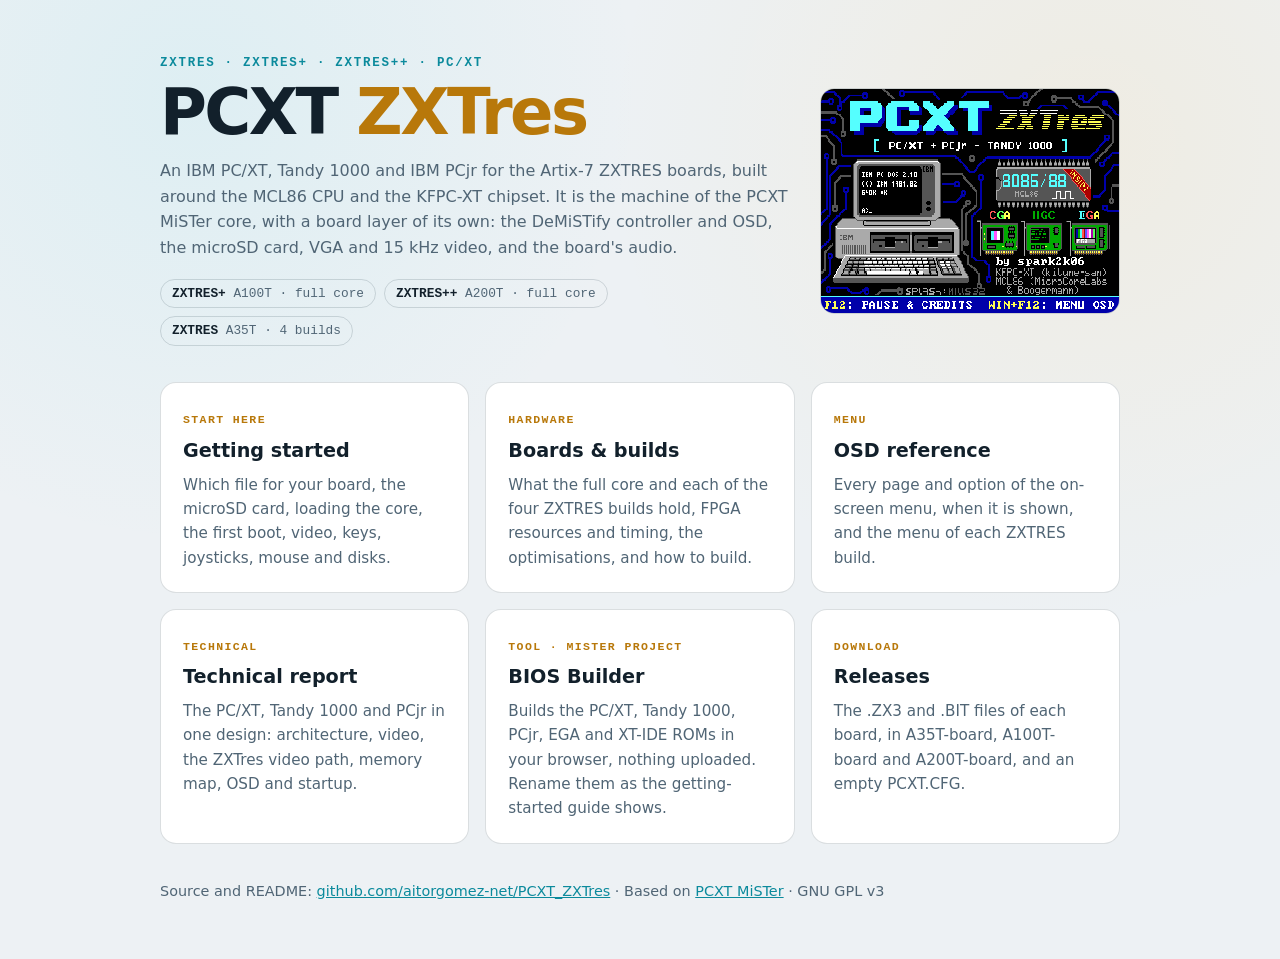
<file: docs/index.html>
<!doctype html>
<html lang="en">
<head>
  <meta charset="utf-8">
  <meta name="viewport" content="width=device-width, initial-scale=1">
  <meta name="description" content="Documentation for PCXT on the ZXTRES, ZXTRES+ and ZXTRES++: an IBM PC/XT, Tandy 1000 and IBM PCjr for the Artix-7 boards, ported from the PCXT MiSTer core">
  <title>PCXT ZXTres · Documentation</title>
  <style>
    :root {
      color-scheme: dark light;
      --bg: #080b10;
      --panel: #131c28;
      --line: rgba(169, 195, 218, 0.22);
      --text: #f0f5f8;
      --muted: #a8b7c5;
      --cyan: #55d6e8;
      --amber: #ffbf47;
    }

    @media (prefers-color-scheme: light) {
      :root {
        --bg: #edf1f4;
        --panel: #ffffff;
        --line: rgba(28, 49, 67, 0.16);
        --text: #12202b;
        --muted: #506575;
        --cyan: #0b8a9c;
        --amber: #b8780a;
      }
    }

    * { box-sizing: border-box; }

    body {
      margin: 0;
      min-height: 100vh;
      background:
        radial-gradient(circle at 15% 10%, rgba(85, 214, 232, 0.1), transparent 28rem),
        radial-gradient(circle at 85% 15%, rgba(255, 191, 71, 0.1), transparent 30rem),
        var(--bg);
      color: var(--text);
      font: 16px/1.6 Inter, ui-sans-serif, system-ui, -apple-system, "Segoe UI", sans-serif;
    }

    main {
      width: min(960px, calc(100% - 32px));
      margin: 0 auto;
      padding: 56px 0;
    }

    .kicker {
      margin: 0 0 8px;
      color: var(--cyan);
      font: 700 0.78rem/1.2 "Cascadia Code", Consolas, monospace;
      letter-spacing: 0.14em;
      text-transform: uppercase;
    }

    h1 {
      margin: 0 0 12px;
      font-size: clamp(2.4rem, 8vw, 4rem);
      line-height: 1.05;
      letter-spacing: -0.04em;
    }

    h1 span { color: var(--amber); }

    .intro { display: grid; gap: 28px; grid-template-columns: minmax(0, 1fr) 300px; align-items: center; margin-bottom: 36px; }

    .lead { margin: 0; color: var(--muted); }

    .splash { display: block; width: 100%; height: auto; border: 1px solid var(--line); border-radius: 14px; image-rendering: pixelated; }

    .boards { display: flex; flex-wrap: wrap; gap: 8px; margin-top: 18px; }

    .board { padding: 5px 11px; border: 1px solid var(--line); border-radius: 999px; color: var(--muted); font: 0.8rem/1.4 Consolas, monospace; }

    .board b { color: var(--text); }

    .cards { display: grid; gap: 16px; grid-template-columns: repeat(auto-fit, minmax(260px, 1fr)); }

    .card {
      display: block;
      padding: 22px;
      border: 1px solid var(--line);
      border-radius: 16px;
      background: var(--panel);
      color: inherit;
      text-decoration: none;
      transition: transform 0.15s ease, border-color 0.15s ease;
    }

    .card:hover,
    .card:focus-visible { transform: translateY(-2px); border-color: var(--cyan); }

    .card:focus-visible { outline: 3px solid var(--amber); outline-offset: 3px; }

    .card h2 { margin: 0 0 6px; font-size: 1.2rem; }

    .card p { margin: 0; color: var(--muted); font-size: 0.95rem; }

    .card .tag { display: inline-block; margin-bottom: 10px; color: var(--amber); font: 700 0.72rem/1 Consolas, monospace; letter-spacing: 0.12em; text-transform: uppercase; }

    footer { margin-top: 36px; color: var(--muted); font-size: 0.9rem; }

    footer a { color: var(--cyan); }

    @media (max-width: 720px) { .intro { grid-template-columns: 1fr; } }
  </style>
</head>
<body>
  <main>
    <div class="intro">
      <div>
        <p class="kicker">ZXTRES · ZXTRES+ · ZXTRES++ · PC/XT</p>
        <h1>PCXT <span>ZXTres</span></h1>
        <p class="lead">
          An IBM PC/XT, Tandy 1000 and IBM PCjr for the Artix-7 ZXTRES boards, built around
          the MCL86 CPU and the KFPC-XT chipset. It is the machine of the PCXT MiSTer core,
          with a board layer of its own: the DeMiSTify controller and OSD, the microSD card,
          VGA and 15 kHz video, and the board's audio.
        </p>
        <div class="boards">
          <span class="board"><b>ZXTRES+</b> A100T · full core</span>
          <span class="board"><b>ZXTRES++</b> A200T · full core</span>
          <span class="board"><b>ZXTRES</b> A35T · 4 builds</span>
        </div>
      </div>
      <img class="splash" src="assets/splash_zxtres.png" width="640" height="480" alt="The PCXT ZXTres boot splash">
    </div>

    <div class="cards">
      <a class="card" href="guide.html">
        <span class="tag">Start here</span>
        <h2>Getting started</h2>
        <p>Which file for your board, the microSD card, loading the core, the first boot, video, keys, joysticks, mouse and disks.</p>
      </a>
      <a class="card" href="builds.html">
        <span class="tag">Hardware</span>
        <h2>Boards &amp; builds</h2>
        <p>What the full core and each of the four ZXTRES builds hold, FPGA resources and timing, the optimisations, and how to build.</p>
      </a>
      <a class="card" href="osd.html">
        <span class="tag">Menu</span>
        <h2>OSD reference</h2>
        <p>Every page and option of the on-screen menu, when it is shown, and the menu of each ZXTRES build.</p>
      </a>
      <a class="card" href="report/CORE_REPORT.html">
        <span class="tag">Technical</span>
        <h2>Technical report</h2>
        <p>The PC/XT, Tandy 1000 and PCjr in one design: architecture, video, the ZXTres video path, memory map, OSD and startup.</p>
      </a>
      <a class="card" href="https://aitorgomez-net.github.io/PCXT_MiSTer/BIOS_Builder/">
        <span class="tag">Tool · MiSTer project</span>
        <h2>BIOS Builder</h2>
        <p>Builds the PC/XT, Tandy 1000, PCjr, EGA and XT-IDE ROMs in your browser, nothing uploaded. Rename them as the getting-started guide shows.</p>
      </a>
      <a class="card" href="https://github.com/aitorgomez-net/PCXT_ZXTres/tree/main/releases">
        <span class="tag">Download</span>
        <h2>Releases</h2>
        <p>The .ZX3 and .BIT files of each board, in A35T-board, A100T-board and A200T-board, and an empty PCXT.CFG.</p>
      </a>
    </div>

    <footer>
      Source and README:
      <a href="https://github.com/aitorgomez-net/PCXT_ZXTres">github.com/aitorgomez-net/PCXT_ZXTres</a>
      · Based on <a href="https://github.com/aitorgomez-net/PCXT_MiSTer">PCXT MiSTer</a>
      · GNU GPL v3
    </footer>
  </main>
</body>
</html>
</file>
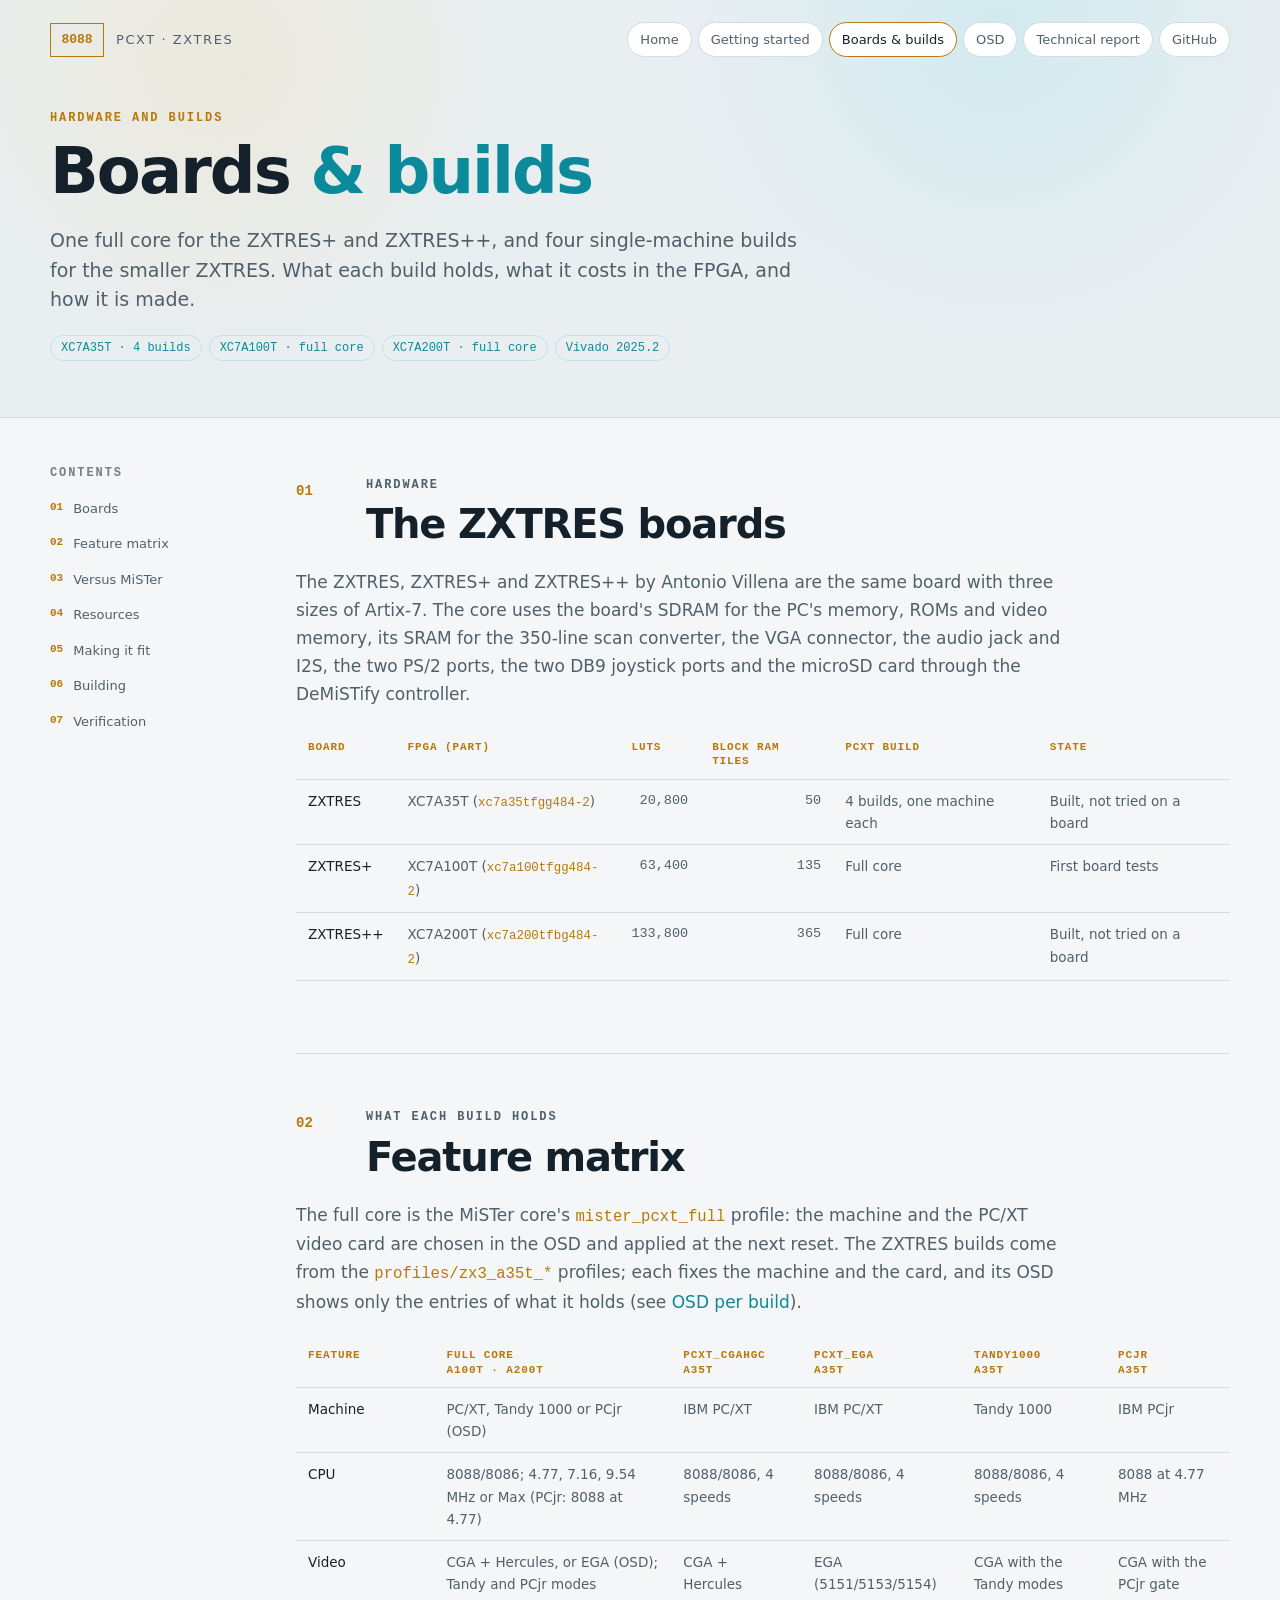
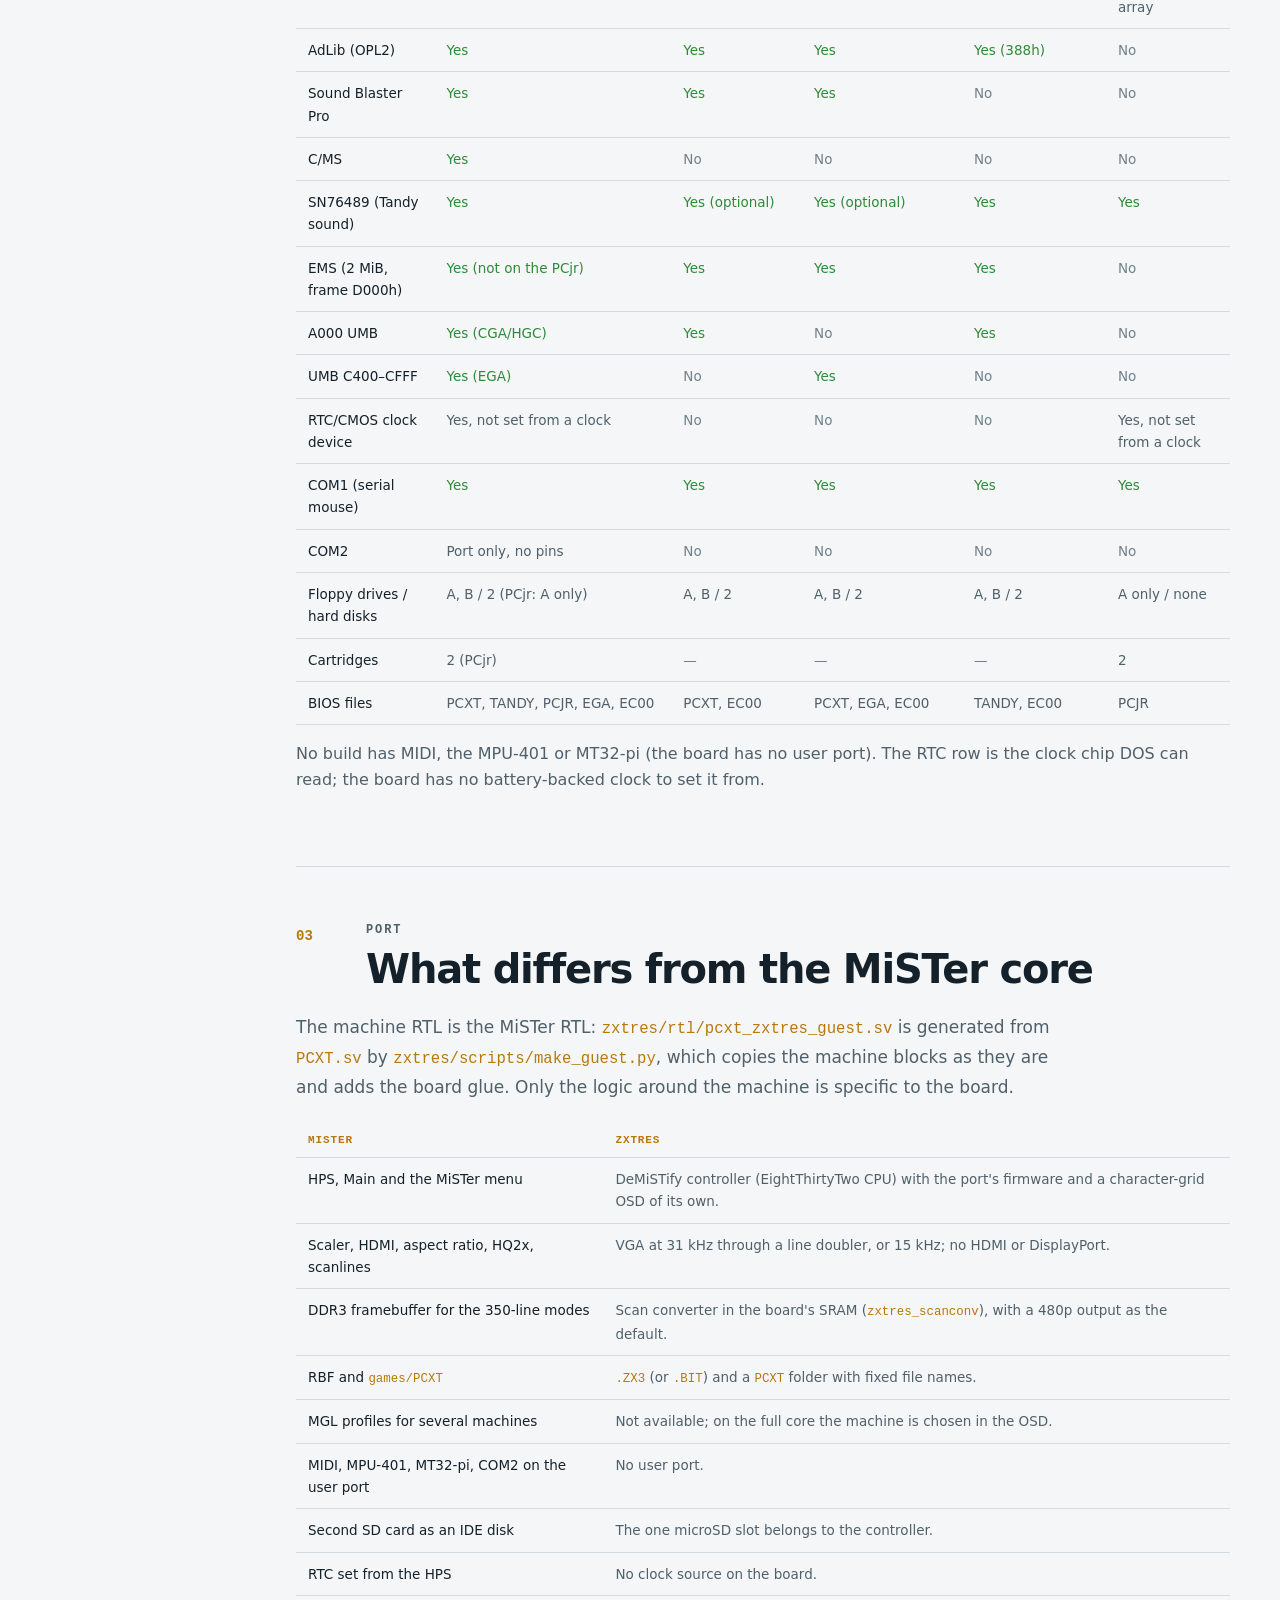
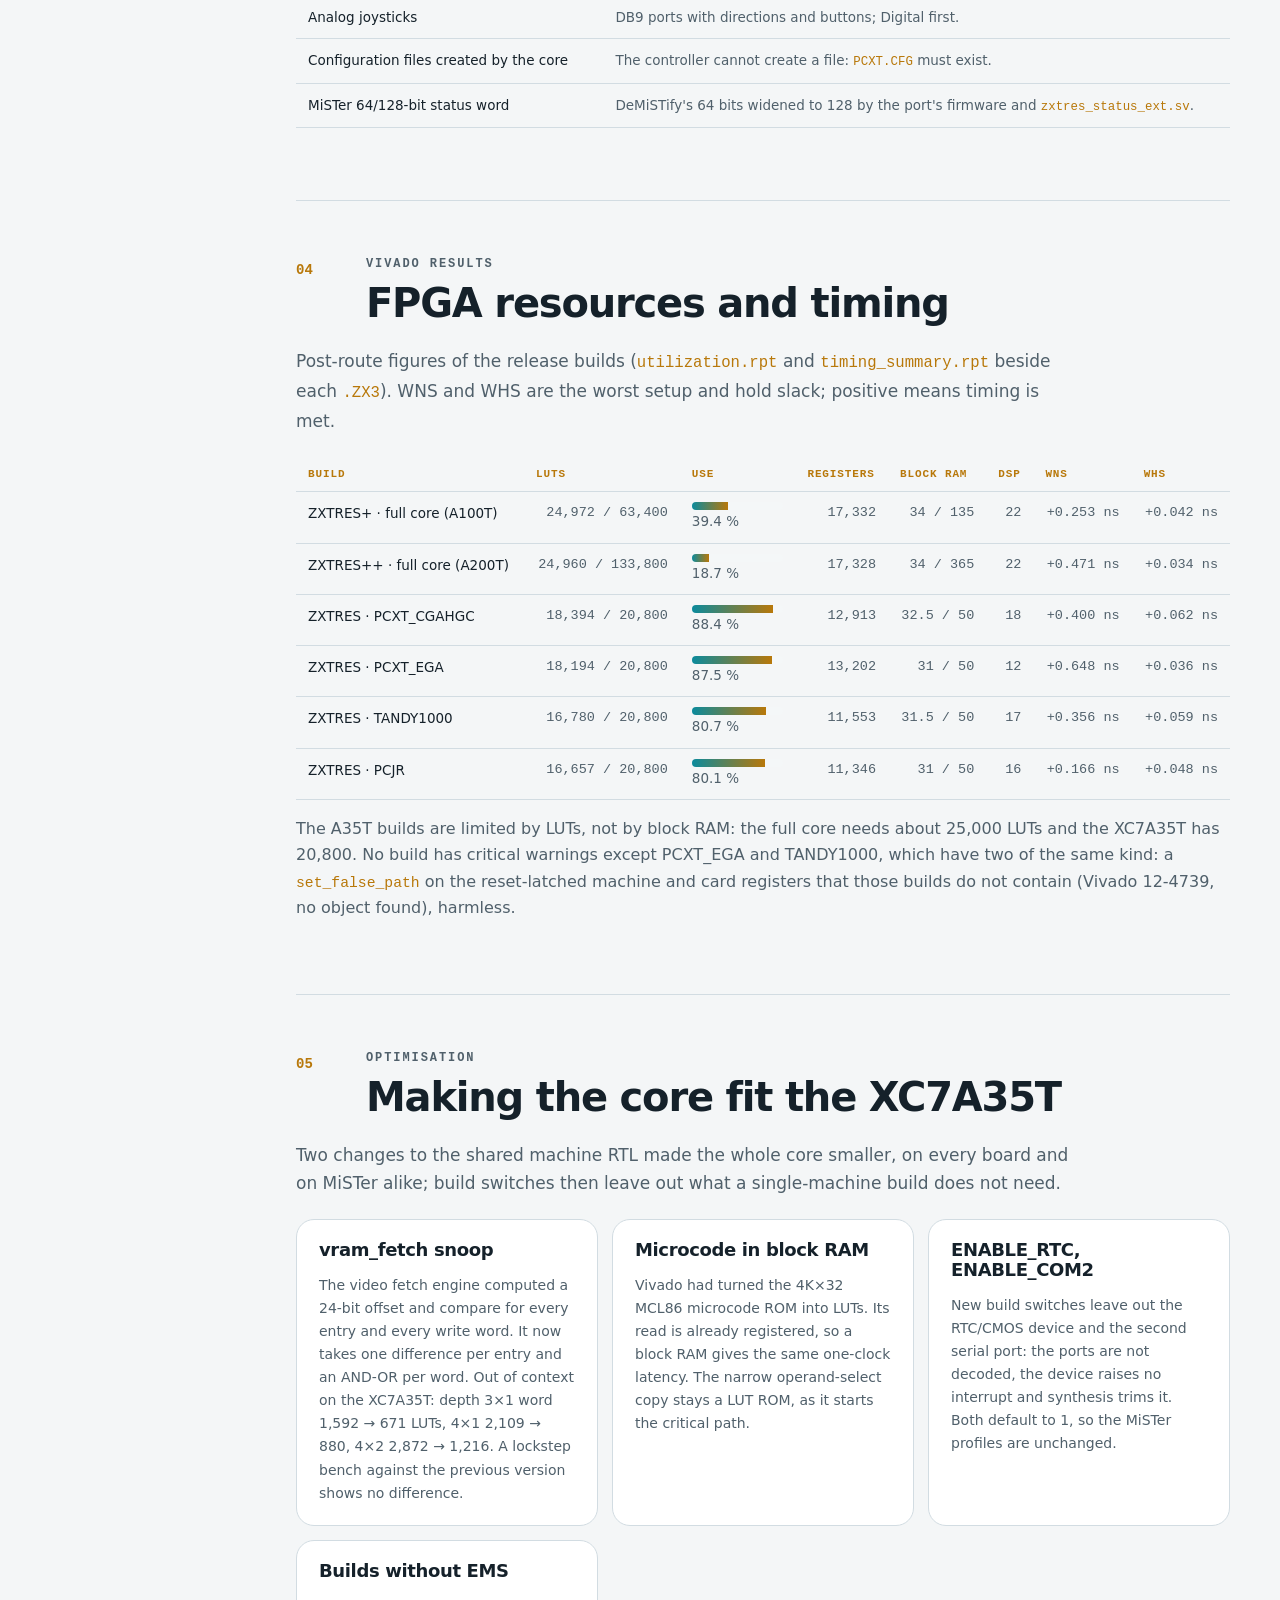
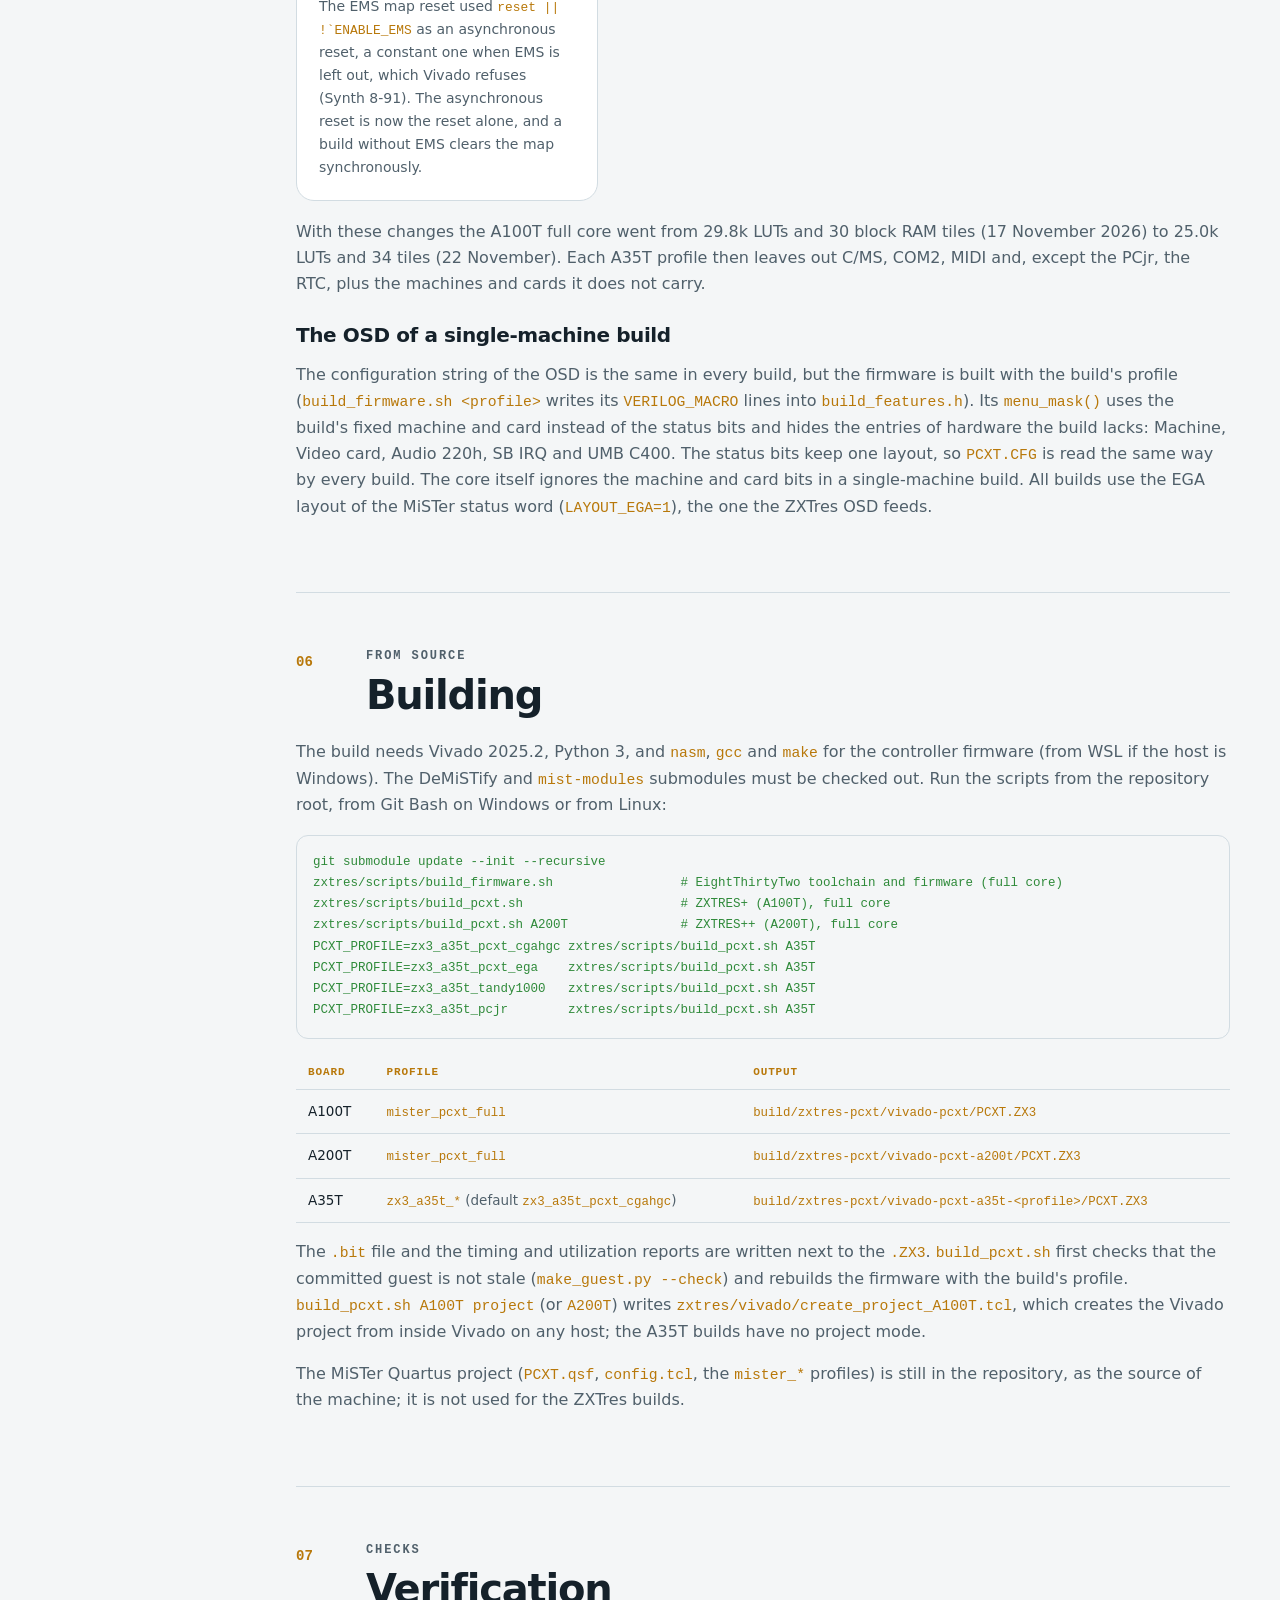
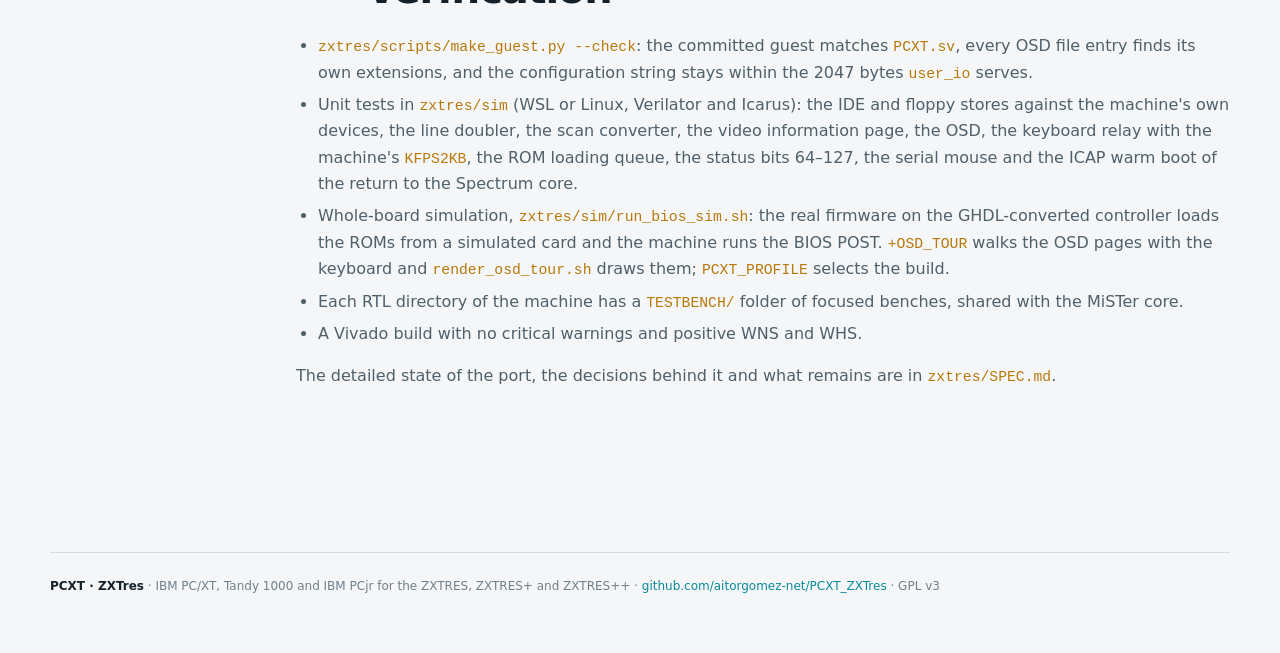
<file: docs/builds.html>
<!doctype html>
<html lang="en">
<head>
<meta charset="utf-8">
<meta name="viewport" content="width=device-width, initial-scale=1">
<meta name="description" content="The PCXT builds for the ZXTRES (A35T), ZXTRES+ (A100T) and ZXTRES++ (A200T): what each one holds, FPGA resources and timing, the optimisations that make the A35T builds fit, and how to build them.">
<title>PCXT ZXTres · Boards and builds</title>
<link rel="stylesheet" href="assets/site.css">
</head>
<body>
<header class="hero">
  <div class="hero-top">
    <a class="brand" href="index.html"><span class="brand-mark">8088</span><span>PCXT · ZXTres</span></a>
    <nav class="site-nav" aria-label="Documentation">
      <a href="index.html">Home</a>
      <a href="guide.html">Getting started</a>
      <a href="builds.html" aria-current="page">Boards &amp; builds</a>
      <a href="osd.html">OSD</a>
      <a href="report/CORE_REPORT.html">Technical report</a>
      <a href="https://github.com/aitorgomez-net/PCXT_ZXTres">GitHub</a>
    </nav>
  </div>
  <div class="hero-inner">
    <p class="kicker">Hardware and builds</p>
    <h1>Boards <span>&amp; builds</span></h1>
    <p class="lead">One full core for the ZXTRES+ and ZXTRES++, and four single-machine builds for the smaller ZXTRES. What each build holds, what it costs in the FPGA, and how it is made.</p>
    <div class="chips"><span class="chip">XC7A35T · 4 builds</span><span class="chip">XC7A100T · full core</span><span class="chip">XC7A200T · full core</span><span class="chip">Vivado 2025.2</span></div>
  </div>
</header>

<main class="page">
<nav class="toc" aria-label="Contents">
  <p class="toc-title">Contents</p>
  <a href="#boards"><span class="nav-index">01</span><span>Boards</span></a>
  <a href="#matrix"><span class="nav-index">02</span><span>Feature matrix</span></a>
  <a href="#mister"><span class="nav-index">03</span><span>Versus MiSTer</span></a>
  <a href="#resources"><span class="nav-index">04</span><span>Resources</span></a>
  <a href="#fit"><span class="nav-index">05</span><span>Making it fit</span></a>
  <a href="#building"><span class="nav-index">06</span><span>Building</span></a>
  <a href="#verification"><span class="nav-index">07</span><span>Verification</span></a>
</nav>
<article class="article">

<section class="section" id="boards">
  <header class="section-header"><div class="section-number">01</div><div><p class="eyebrow">Hardware</p><h2>The ZXTRES boards</h2></div></header>
  <p class="intro">The ZXTRES, ZXTRES+ and ZXTRES++ by Antonio Villena are the same board with three sizes of Artix-7. The core uses the board's SDRAM for the PC's memory, ROMs and video memory, its SRAM for the 350-line scan converter, the VGA connector, the audio jack and I2S, the two PS/2 ports, the two DB9 joystick ports and the microSD card through the DeMiSTify controller.</p>
  <div class="table-wrap"><table>
    <thead><tr><th>Board</th><th>FPGA (part)</th><th>LUTs</th><th>Block RAM tiles</th><th>PCXT build</th><th>State</th></tr></thead>
    <tbody>
      <tr><td>ZXTRES</td><td>XC7A35T (<code>xc7a35tfgg484-2</code>)</td><td class="num">20,800</td><td class="num">50</td><td>4 builds, one machine each</td><td>Built, not tried on a board</td></tr>
      <tr><td>ZXTRES+</td><td>XC7A100T (<code>xc7a100tfgg484-2</code>)</td><td class="num">63,400</td><td class="num">135</td><td>Full core</td><td>First board tests</td></tr>
      <tr><td>ZXTRES++</td><td>XC7A200T (<code>xc7a200tfbg484-2</code>)</td><td class="num">133,800</td><td class="num">365</td><td>Full core</td><td>Built, not tried on a board</td></tr>
    </tbody>
  </table></div>
</section>

<section class="section" id="matrix">
  <header class="section-header"><div class="section-number">02</div><div><p class="eyebrow">What each build holds</p><h2>Feature matrix</h2></div></header>
  <p class="intro">The full core is the MiSTer core's <code>mister_pcxt_full</code> profile: the machine and the PC/XT video card are chosen in the OSD and applied at the next reset. The ZXTRES builds come from the <code>profiles/zx3_a35t_*</code> profiles; each fixes the machine and the card, and its OSD shows only the entries of what it holds (see <a href="osd.html#builds">OSD per build</a>).</p>
  <div class="table-wrap"><table>
    <thead><tr><th>Feature</th><th>Full core<br>A100T · A200T</th><th>PCXT_CGAHGC<br>A35T</th><th>PCXT_EGA<br>A35T</th><th>TANDY1000<br>A35T</th><th>PCJR<br>A35T</th></tr></thead>
    <tbody>
      <tr><td>Machine</td><td>PC/XT, Tandy 1000 or PCjr (OSD)</td><td>IBM PC/XT</td><td>IBM PC/XT</td><td>Tandy 1000</td><td>IBM PCjr</td></tr>
      <tr><td>CPU</td><td>8088/8086; 4.77, 7.16, 9.54 MHz or Max (PCjr: 8088 at 4.77)</td><td>8088/8086, 4 speeds</td><td>8088/8086, 4 speeds</td><td>8088/8086, 4 speeds</td><td>8088 at 4.77 MHz</td></tr>
      <tr><td>Video</td><td>CGA + Hercules, or EGA (OSD); Tandy and PCjr modes</td><td>CGA + Hercules</td><td>EGA (5151/5153/5154)</td><td>CGA with the Tandy modes</td><td>CGA with the PCjr gate array</td></tr>
      <tr><td>AdLib (OPL2)</td><td class="yes">Yes</td><td class="yes">Yes</td><td class="yes">Yes</td><td class="yes">Yes (388h)</td><td class="no">No</td></tr>
      <tr><td>Sound Blaster Pro</td><td class="yes">Yes</td><td class="yes">Yes</td><td class="yes">Yes</td><td class="no">No</td><td class="no">No</td></tr>
      <tr><td>C/MS</td><td class="yes">Yes</td><td class="no">No</td><td class="no">No</td><td class="no">No</td><td class="no">No</td></tr>
      <tr><td>SN76489 (Tandy sound)</td><td class="yes">Yes</td><td class="yes">Yes (optional)</td><td class="yes">Yes (optional)</td><td class="yes">Yes</td><td class="yes">Yes</td></tr>
      <tr><td>EMS (2 MiB, frame D000h)</td><td class="yes">Yes (not on the PCjr)</td><td class="yes">Yes</td><td class="yes">Yes</td><td class="yes">Yes</td><td class="no">No</td></tr>
      <tr><td>A000 UMB</td><td class="yes">Yes (CGA/HGC)</td><td class="yes">Yes</td><td class="no">No</td><td class="yes">Yes</td><td class="no">No</td></tr>
      <tr><td>UMB C400–CFFF</td><td class="yes">Yes (EGA)</td><td class="no">No</td><td class="yes">Yes</td><td class="no">No</td><td class="no">No</td></tr>
      <tr><td>RTC/CMOS clock device</td><td>Yes, not set from a clock</td><td class="no">No</td><td class="no">No</td><td class="no">No</td><td>Yes, not set from a clock</td></tr>
      <tr><td>COM1 (serial mouse)</td><td class="yes">Yes</td><td class="yes">Yes</td><td class="yes">Yes</td><td class="yes">Yes</td><td class="yes">Yes</td></tr>
      <tr><td>COM2</td><td>Port only, no pins</td><td class="no">No</td><td class="no">No</td><td class="no">No</td><td class="no">No</td></tr>
      <tr><td>Floppy drives / hard disks</td><td>A, B / 2 (PCjr: A only)</td><td>A, B / 2</td><td>A, B / 2</td><td>A, B / 2</td><td>A only / none</td></tr>
      <tr><td>Cartridges</td><td>2 (PCjr)</td><td class="no">—</td><td class="no">—</td><td class="no">—</td><td>2</td></tr>
      <tr><td>BIOS files</td><td>PCXT, TANDY, PCJR, EGA, EC00</td><td>PCXT, EC00</td><td>PCXT, EGA, EC00</td><td>TANDY, EC00</td><td>PCJR</td></tr>
    </tbody>
  </table></div>
  <p>No build has MIDI, the MPU-401 or MT32-pi (the board has no user port). The RTC row is the clock chip DOS can read; the board has no battery-backed clock to set it from.</p>
</section>

<section class="section" id="mister">
  <header class="section-header"><div class="section-number">03</div><div><p class="eyebrow">Port</p><h2>What differs from the MiSTer core</h2></div></header>
  <p class="intro">The machine RTL is the MiSTer RTL: <code>zxtres/rtl/pcxt_zxtres_guest.sv</code> is generated from <code>PCXT.sv</code> by <code>zxtres/scripts/make_guest.py</code>, which copies the machine blocks as they are and adds the board glue. Only the logic around the machine is specific to the board.</p>
  <div class="table-wrap"><table>
    <thead><tr><th>MiSTer</th><th>ZXTres</th></tr></thead>
    <tbody>
      <tr><td>HPS, Main and the MiSTer menu</td><td>DeMiSTify controller (EightThirtyTwo CPU) with the port's firmware and a character-grid OSD of its own.</td></tr>
      <tr><td>Scaler, HDMI, aspect ratio, HQ2x, scanlines</td><td>VGA at 31 kHz through a line doubler, or 15 kHz; no HDMI or DisplayPort.</td></tr>
      <tr><td>DDR3 framebuffer for the 350-line modes</td><td>Scan converter in the board's SRAM (<code>zxtres_scanconv</code>), with a 480p output as the default.</td></tr>
      <tr><td>RBF and <code>games/PCXT</code></td><td><code>.ZX3</code> (or <code>.BIT</code>) and a <code>PCXT</code> folder with fixed file names.</td></tr>
      <tr><td>MGL profiles for several machines</td><td>Not available; on the full core the machine is chosen in the OSD.</td></tr>
      <tr><td>MIDI, MPU-401, MT32-pi, COM2 on the user port</td><td>No user port.</td></tr>
      <tr><td>Second SD card as an IDE disk</td><td>The one microSD slot belongs to the controller.</td></tr>
      <tr><td>RTC set from the HPS</td><td>No clock source on the board.</td></tr>
      <tr><td>Analog joysticks</td><td>DB9 ports with directions and buttons; Digital first.</td></tr>
      <tr><td>Configuration files created by the core</td><td>The controller cannot create a file: <code>PCXT.CFG</code> must exist.</td></tr>
      <tr><td>MiSTer 64/128-bit status word</td><td>DeMiSTify's 64 bits widened to 128 by the port's firmware and <code>zxtres_status_ext.sv</code>.</td></tr>
    </tbody>
  </table></div>
</section>

<section class="section" id="resources">
  <header class="section-header"><div class="section-number">04</div><div><p class="eyebrow">Vivado results</p><h2>FPGA resources and timing</h2></div></header>
  <p class="intro">Post-route figures of the release builds (<code>utilization.rpt</code> and <code>timing_summary.rpt</code> beside each <code>.ZX3</code>). WNS and WHS are the worst setup and hold slack; positive means timing is met.</p>
  <div class="table-wrap"><table>
    <thead><tr><th>Build</th><th>LUTs</th><th>Use</th><th>Registers</th><th>Block RAM</th><th>DSP</th><th>WNS</th><th>WHS</th></tr></thead>
    <tbody>
      <tr><td>ZXTRES+ · full core (A100T)</td><td class="num">24,972 / 63,400</td><td><div class="bar" title="39.4 %"><span style="width:39.4%"></span></div> 39.4 %</td><td class="num">17,332</td><td class="num">34 / 135</td><td class="num">22</td><td class="num">+0.253 ns</td><td class="num">+0.042 ns</td></tr>
      <tr><td>ZXTRES++ · full core (A200T)</td><td class="num">24,960 / 133,800</td><td><div class="bar" title="18.7 %"><span style="width:18.7%"></span></div> 18.7 %</td><td class="num">17,328</td><td class="num">34 / 365</td><td class="num">22</td><td class="num">+0.471 ns</td><td class="num">+0.034 ns</td></tr>
      <tr><td>ZXTRES · PCXT_CGAHGC</td><td class="num">18,394 / 20,800</td><td><div class="bar" title="88.4 %"><span style="width:88.4%"></span></div> 88.4 %</td><td class="num">12,913</td><td class="num">32.5 / 50</td><td class="num">18</td><td class="num">+0.400 ns</td><td class="num">+0.062 ns</td></tr>
      <tr><td>ZXTRES · PCXT_EGA</td><td class="num">18,194 / 20,800</td><td><div class="bar" title="87.5 %"><span style="width:87.5%"></span></div> 87.5 %</td><td class="num">13,202</td><td class="num">31 / 50</td><td class="num">12</td><td class="num">+0.648 ns</td><td class="num">+0.036 ns</td></tr>
      <tr><td>ZXTRES · TANDY1000</td><td class="num">16,780 / 20,800</td><td><div class="bar" title="80.7 %"><span style="width:80.7%"></span></div> 80.7 %</td><td class="num">11,553</td><td class="num">31.5 / 50</td><td class="num">17</td><td class="num">+0.356 ns</td><td class="num">+0.059 ns</td></tr>
      <tr><td>ZXTRES · PCJR</td><td class="num">16,657 / 20,800</td><td><div class="bar" title="80.1 %"><span style="width:80.1%"></span></div> 80.1 %</td><td class="num">11,346</td><td class="num">31 / 50</td><td class="num">16</td><td class="num">+0.166 ns</td><td class="num">+0.048 ns</td></tr>
    </tbody>
  </table></div>
  <p>The A35T builds are limited by LUTs, not by block RAM: the full core needs about 25,000 LUTs and the XC7A35T has 20,800. No build has critical warnings except PCXT_EGA and TANDY1000, which have two of the same kind: a <code>set_false_path</code> on the reset-latched machine and card registers that those builds do not contain (Vivado 12-4739, no object found), harmless.</p>
</section>

<section class="section" id="fit">
  <header class="section-header"><div class="section-number">05</div><div><p class="eyebrow">Optimisation</p><h2>Making the core fit the XC7A35T</h2></div></header>
  <p class="intro">Two changes to the shared machine RTL made the whole core smaller, on every board and on MiSTer alike; build switches then leave out what a single-machine build does not need.</p>
  <div class="grid">
    <div class="panel"><h3>vram_fetch snoop</h3><p>The video fetch engine computed a 24-bit offset and compare for every entry and every write word. It now takes one difference per entry and an AND-OR per word. Out of context on the XC7A35T: depth 3×1 word 1,592 → 671 LUTs, 4×1 2,109 → 880, 4×2 2,872 → 1,216. A lockstep bench against the previous version shows no difference.</p></div>
    <div class="panel"><h3>Microcode in block RAM</h3><p>Vivado had turned the 4K×32 MCL86 microcode ROM into LUTs. Its read is already registered, so a block RAM gives the same one-clock latency. The narrow operand-select copy stays a LUT ROM, as it starts the critical path.</p></div>
    <div class="panel"><h3>ENABLE_RTC, ENABLE_COM2</h3><p>New build switches leave out the RTC/CMOS device and the second serial port: the ports are not decoded, the device raises no interrupt and synthesis trims it. Both default to 1, so the MiSTer profiles are unchanged.</p></div>
    <div class="panel"><h3>Builds without EMS</h3><p>The EMS map reset used <code>reset || !`ENABLE_EMS</code> as an asynchronous reset, a constant one when EMS is left out, which Vivado refuses (Synth 8-91). The asynchronous reset is now the reset alone, and a build without EMS clears the map synchronously.</p></div>
  </div>
  <p>With these changes the A100T full core went from 29.8k LUTs and 30 block RAM tiles (17 November 2026) to 25.0k LUTs and 34 tiles (22 November). Each A35T profile then leaves out C/MS, COM2, MIDI and, except the PCjr, the RTC, plus the machines and cards it does not carry.</p>
  <h3>The OSD of a single-machine build</h3>
  <p>The configuration string of the OSD is the same in every build, but the firmware is built with the build's profile (<code>build_firmware.sh &lt;profile&gt;</code> writes its <code>VERILOG_MACRO</code> lines into <code>build_features.h</code>). Its <code>menu_mask()</code> uses the build's fixed machine and card instead of the status bits and hides the entries of hardware the build lacks: Machine, Video card, Audio 220h, SB IRQ and UMB C400. The status bits keep one layout, so <code>PCXT.CFG</code> is read the same way by every build. The core itself ignores the machine and card bits in a single-machine build. All builds use the EGA layout of the MiSTer status word (<code>LAYOUT_EGA=1</code>), the one the ZXTres OSD feeds.</p>
</section>

<section class="section" id="building">
  <header class="section-header"><div class="section-number">06</div><div><p class="eyebrow">From source</p><h2>Building</h2></div></header>
  <p>The build needs Vivado 2025.2, Python 3, and <code>nasm</code>, <code>gcc</code> and <code>make</code> for the controller firmware (from WSL if the host is Windows). The DeMiSTify and <code>mist-modules</code> submodules must be checked out. Run the scripts from the repository root, from Git Bash on Windows or from Linux:</p>
<pre><code>git submodule update --init --recursive
zxtres/scripts/build_firmware.sh                 # EightThirtyTwo toolchain and firmware (full core)
zxtres/scripts/build_pcxt.sh                     # ZXTRES+ (A100T), full core
zxtres/scripts/build_pcxt.sh A200T               # ZXTRES++ (A200T), full core
PCXT_PROFILE=zx3_a35t_pcxt_cgahgc zxtres/scripts/build_pcxt.sh A35T
PCXT_PROFILE=zx3_a35t_pcxt_ega    zxtres/scripts/build_pcxt.sh A35T
PCXT_PROFILE=zx3_a35t_tandy1000   zxtres/scripts/build_pcxt.sh A35T
PCXT_PROFILE=zx3_a35t_pcjr        zxtres/scripts/build_pcxt.sh A35T</code></pre>
  <div class="table-wrap"><table>
    <thead><tr><th>Board</th><th>Profile</th><th>Output</th></tr></thead>
    <tbody>
      <tr><td>A100T</td><td><code>mister_pcxt_full</code></td><td><code>build/zxtres-pcxt/vivado-pcxt/PCXT.ZX3</code></td></tr>
      <tr><td>A200T</td><td><code>mister_pcxt_full</code></td><td><code>build/zxtres-pcxt/vivado-pcxt-a200t/PCXT.ZX3</code></td></tr>
      <tr><td>A35T</td><td><code>zx3_a35t_*</code> (default <code>zx3_a35t_pcxt_cgahgc</code>)</td><td><code>build/zxtres-pcxt/vivado-pcxt-a35t-&lt;profile&gt;/PCXT.ZX3</code></td></tr>
    </tbody>
  </table></div>
  <p>The <code>.bit</code> file and the timing and utilization reports are written next to the <code>.ZX3</code>. <code>build_pcxt.sh</code> first checks that the committed guest is not stale (<code>make_guest.py --check</code>) and rebuilds the firmware with the build's profile. <code>build_pcxt.sh A100T project</code> (or <code>A200T</code>) writes <code>zxtres/vivado/create_project_A100T.tcl</code>, which creates the Vivado project from inside Vivado on any host; the A35T builds have no project mode.</p>
  <p>The MiSTer Quartus project (<code>PCXT.qsf</code>, <code>config.tcl</code>, the <code>mister_*</code> profiles) is still in the repository, as the source of the machine; it is not used for the ZXTres builds.</p>
</section>

<section class="section" id="verification">
  <header class="section-header"><div class="section-number">07</div><div><p class="eyebrow">Checks</p><h2>Verification</h2></div></header>
  <ul>
    <li><code>zxtres/scripts/make_guest.py --check</code>: the committed guest matches <code>PCXT.sv</code>, every OSD file entry finds its own extensions, and the configuration string stays within the 2047 bytes <code>user_io</code> serves.</li>
    <li>Unit tests in <code>zxtres/sim</code> (WSL or Linux, Verilator and Icarus): the IDE and floppy stores against the machine's own devices, the line doubler, the scan converter, the video information page, the OSD, the keyboard relay with the machine's <code>KFPS2KB</code>, the ROM loading queue, the status bits 64–127, the serial mouse and the ICAP warm boot of the return to the Spectrum core.</li>
    <li>Whole-board simulation, <code>zxtres/sim/run_bios_sim.sh</code>: the real firmware on the GHDL-converted controller loads the ROMs from a simulated card and the machine runs the BIOS POST. <code>+OSD_TOUR</code> walks the OSD pages with the keyboard and <code>render_osd_tour.sh</code> draws them; <code>PCXT_PROFILE</code> selects the build.</li>
    <li>Each RTL directory of the machine has a <code>TESTBENCH/</code> folder of focused benches, shared with the MiSTer core.</li>
    <li>A Vivado build with no critical warnings and positive WNS and WHS.</li>
  </ul>
  <p>The detailed state of the port, the decisions behind it and what remains are in <a href="https://github.com/aitorgomez-net/PCXT_ZXTres/blob/main/zxtres/SPEC.md"><code>zxtres/SPEC.md</code></a>.</p>
</section>

</article>
</main>
<footer class="footer"><strong>PCXT · ZXTres</strong> · IBM PC/XT, Tandy 1000 and IBM PCjr for the ZXTRES, ZXTRES+ and ZXTRES++ · <a href="https://github.com/aitorgomez-net/PCXT_ZXTres">github.com/aitorgomez-net/PCXT_ZXTres</a> · GPL v3</footer>
</body>
</html>
</file>
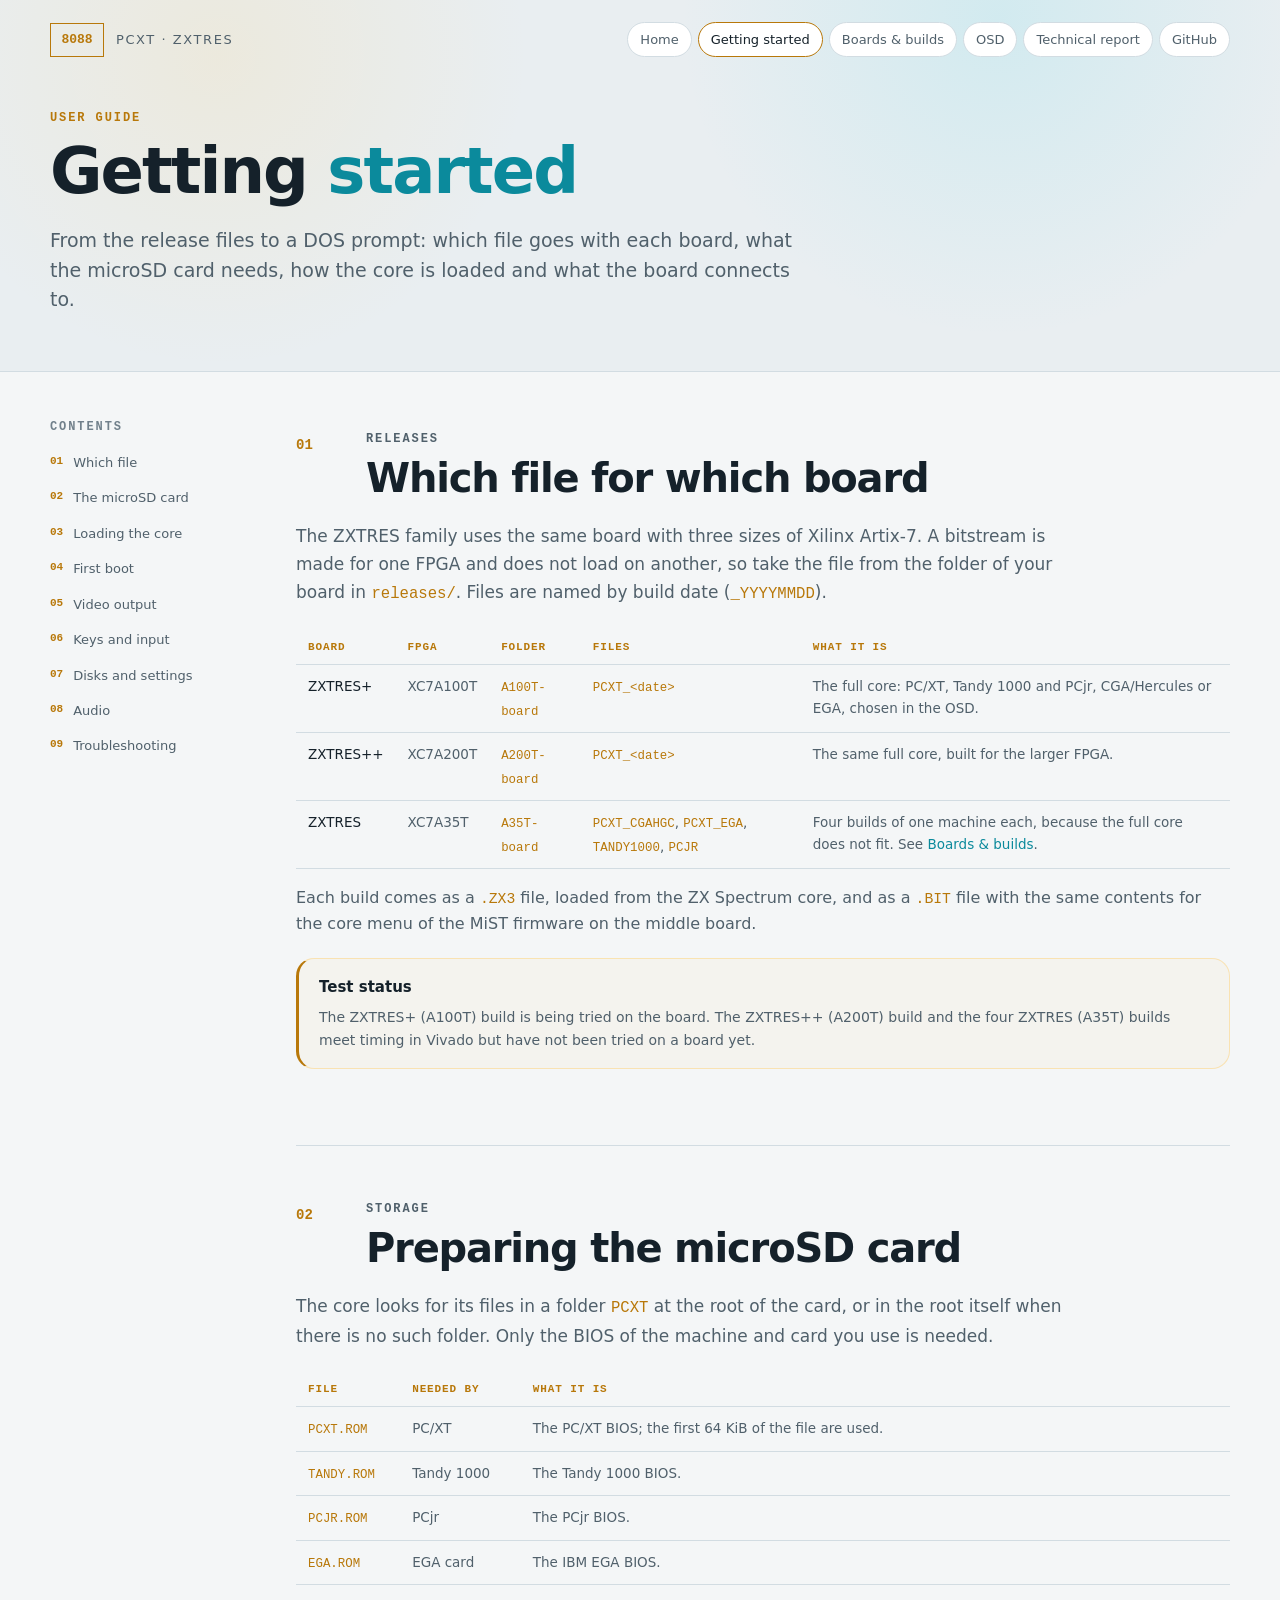
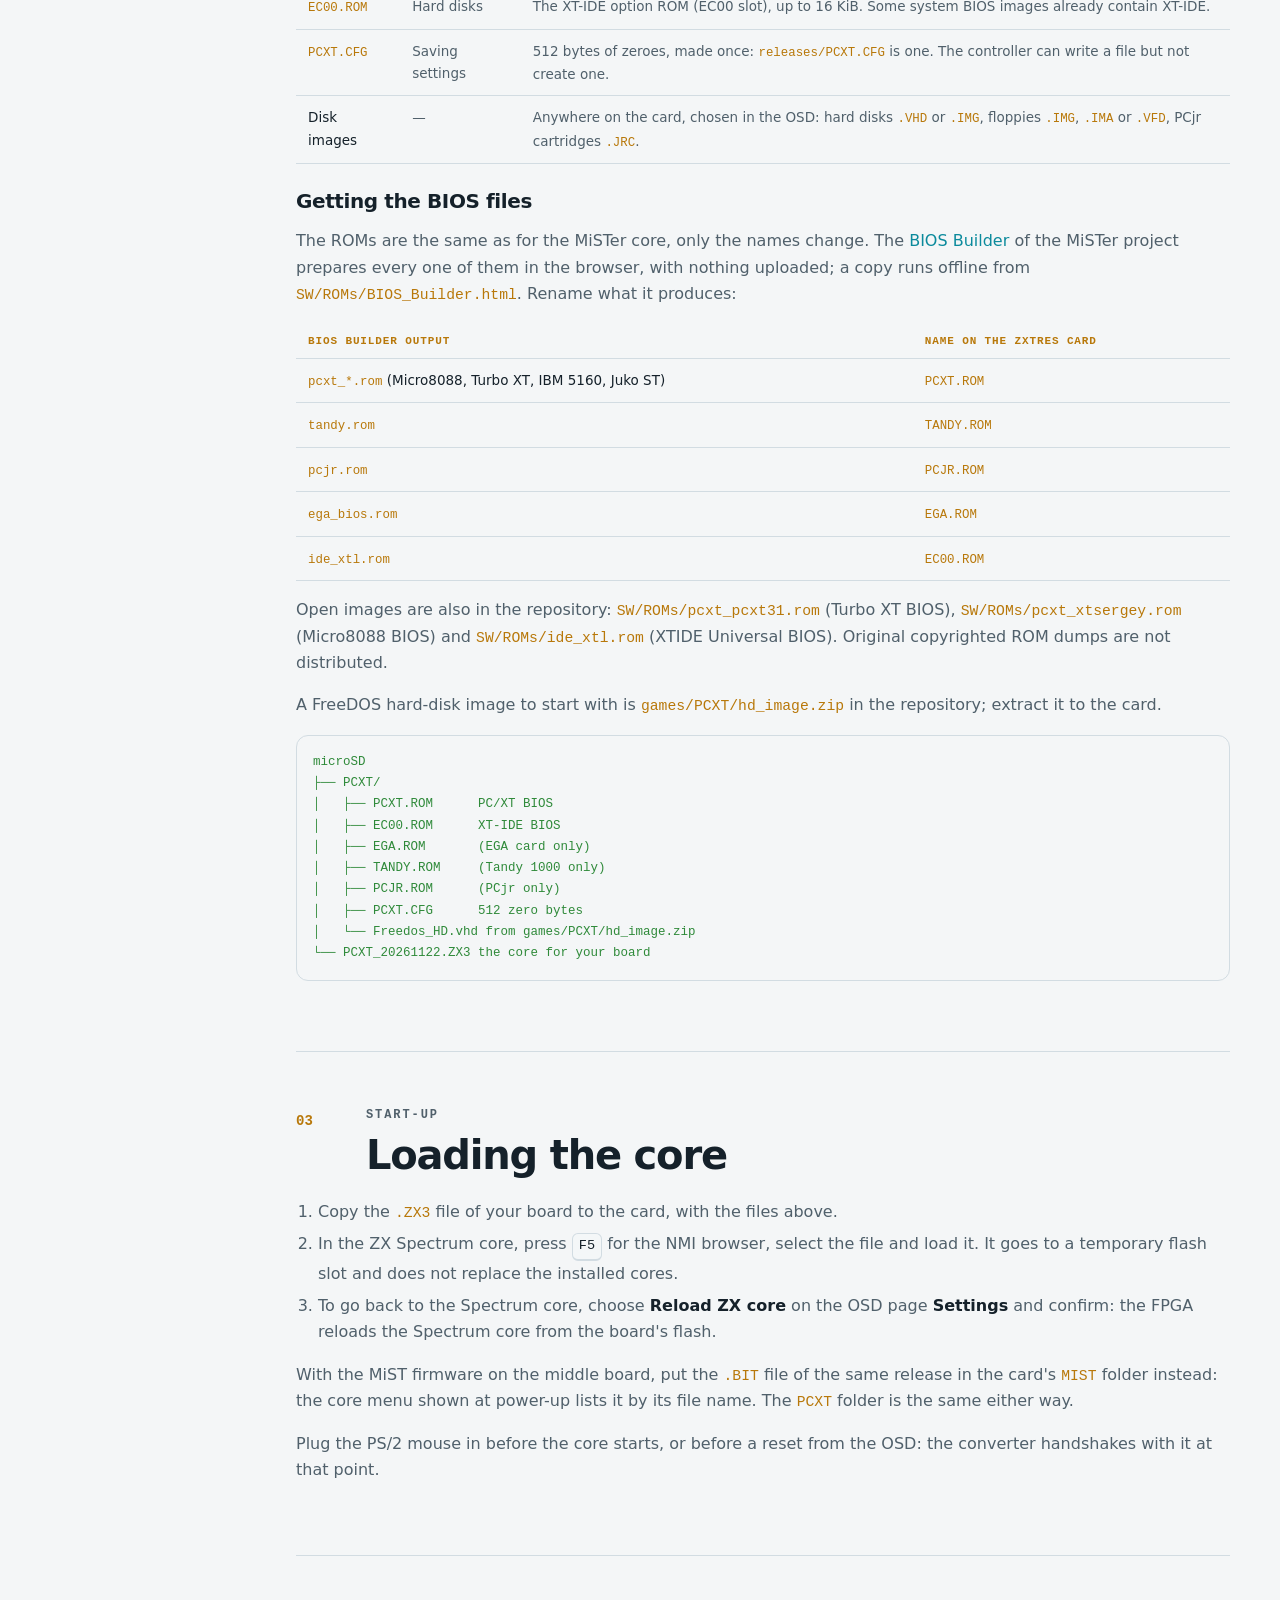
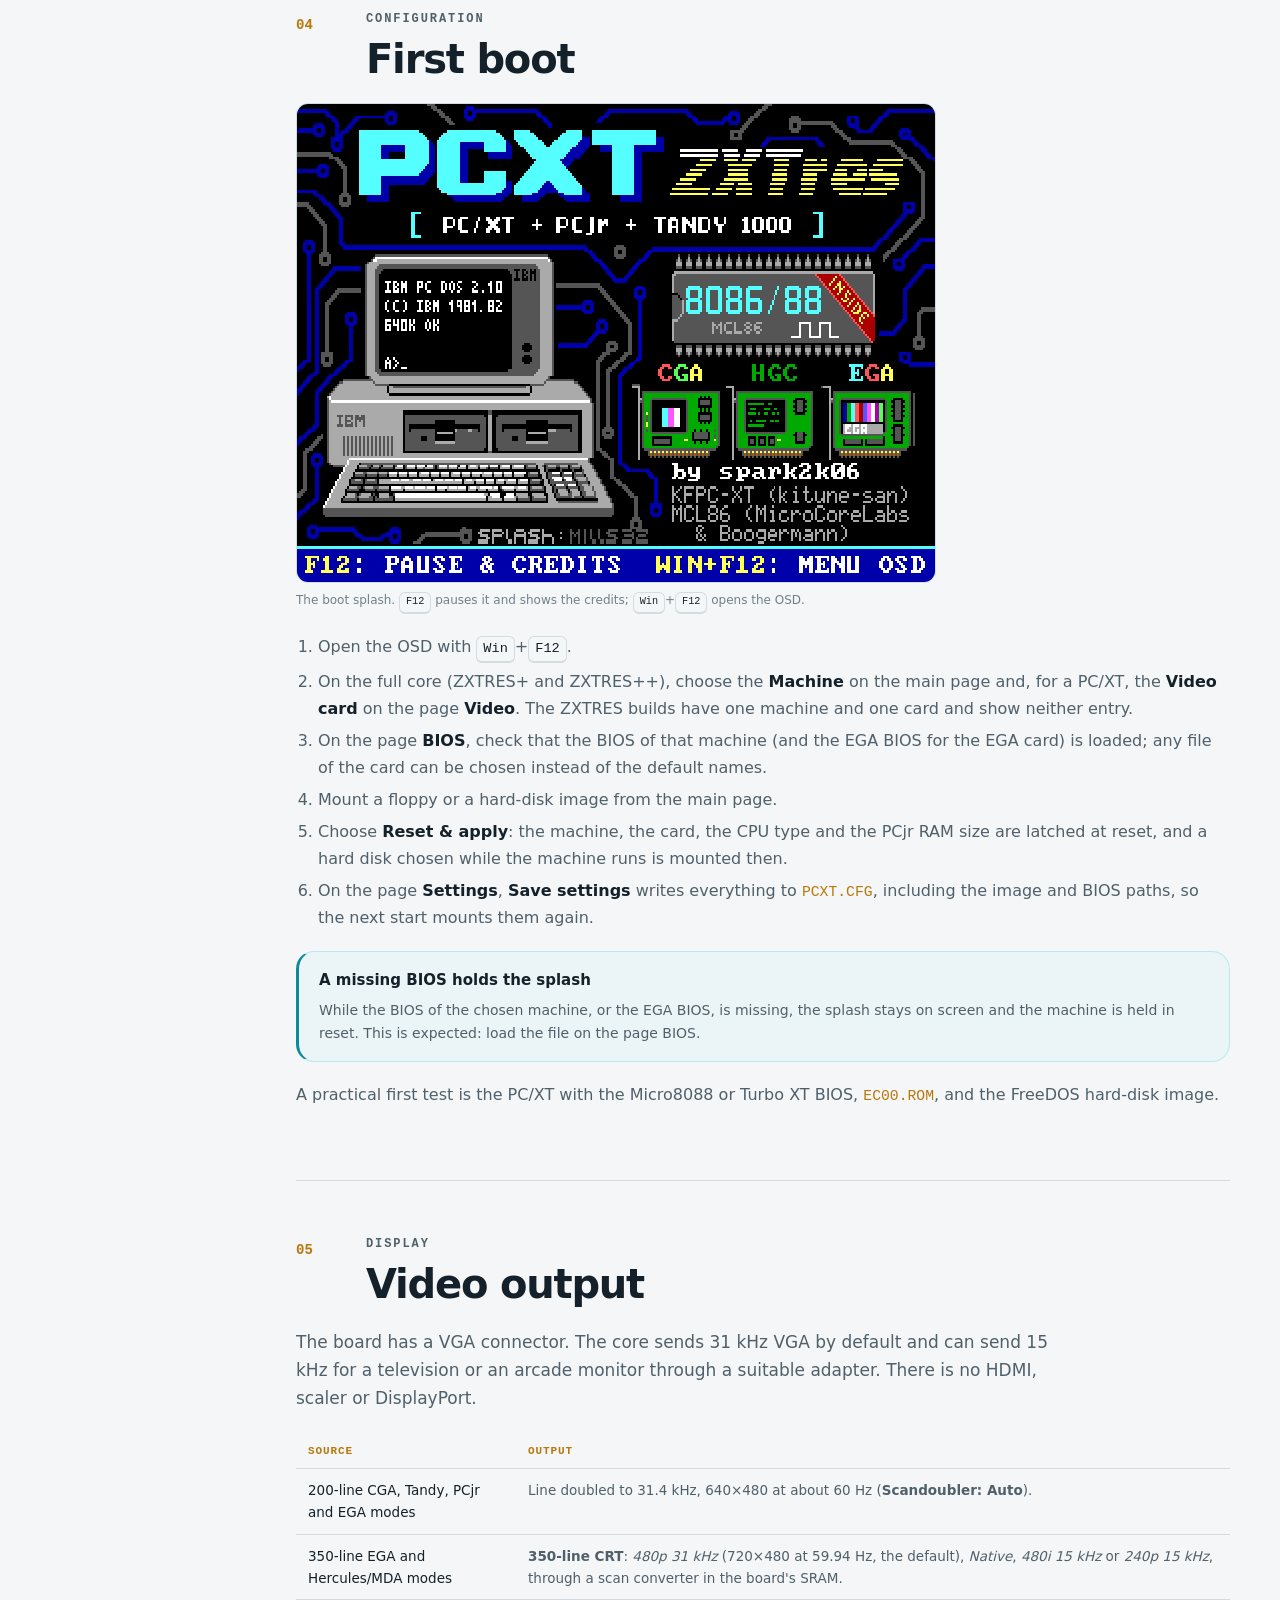
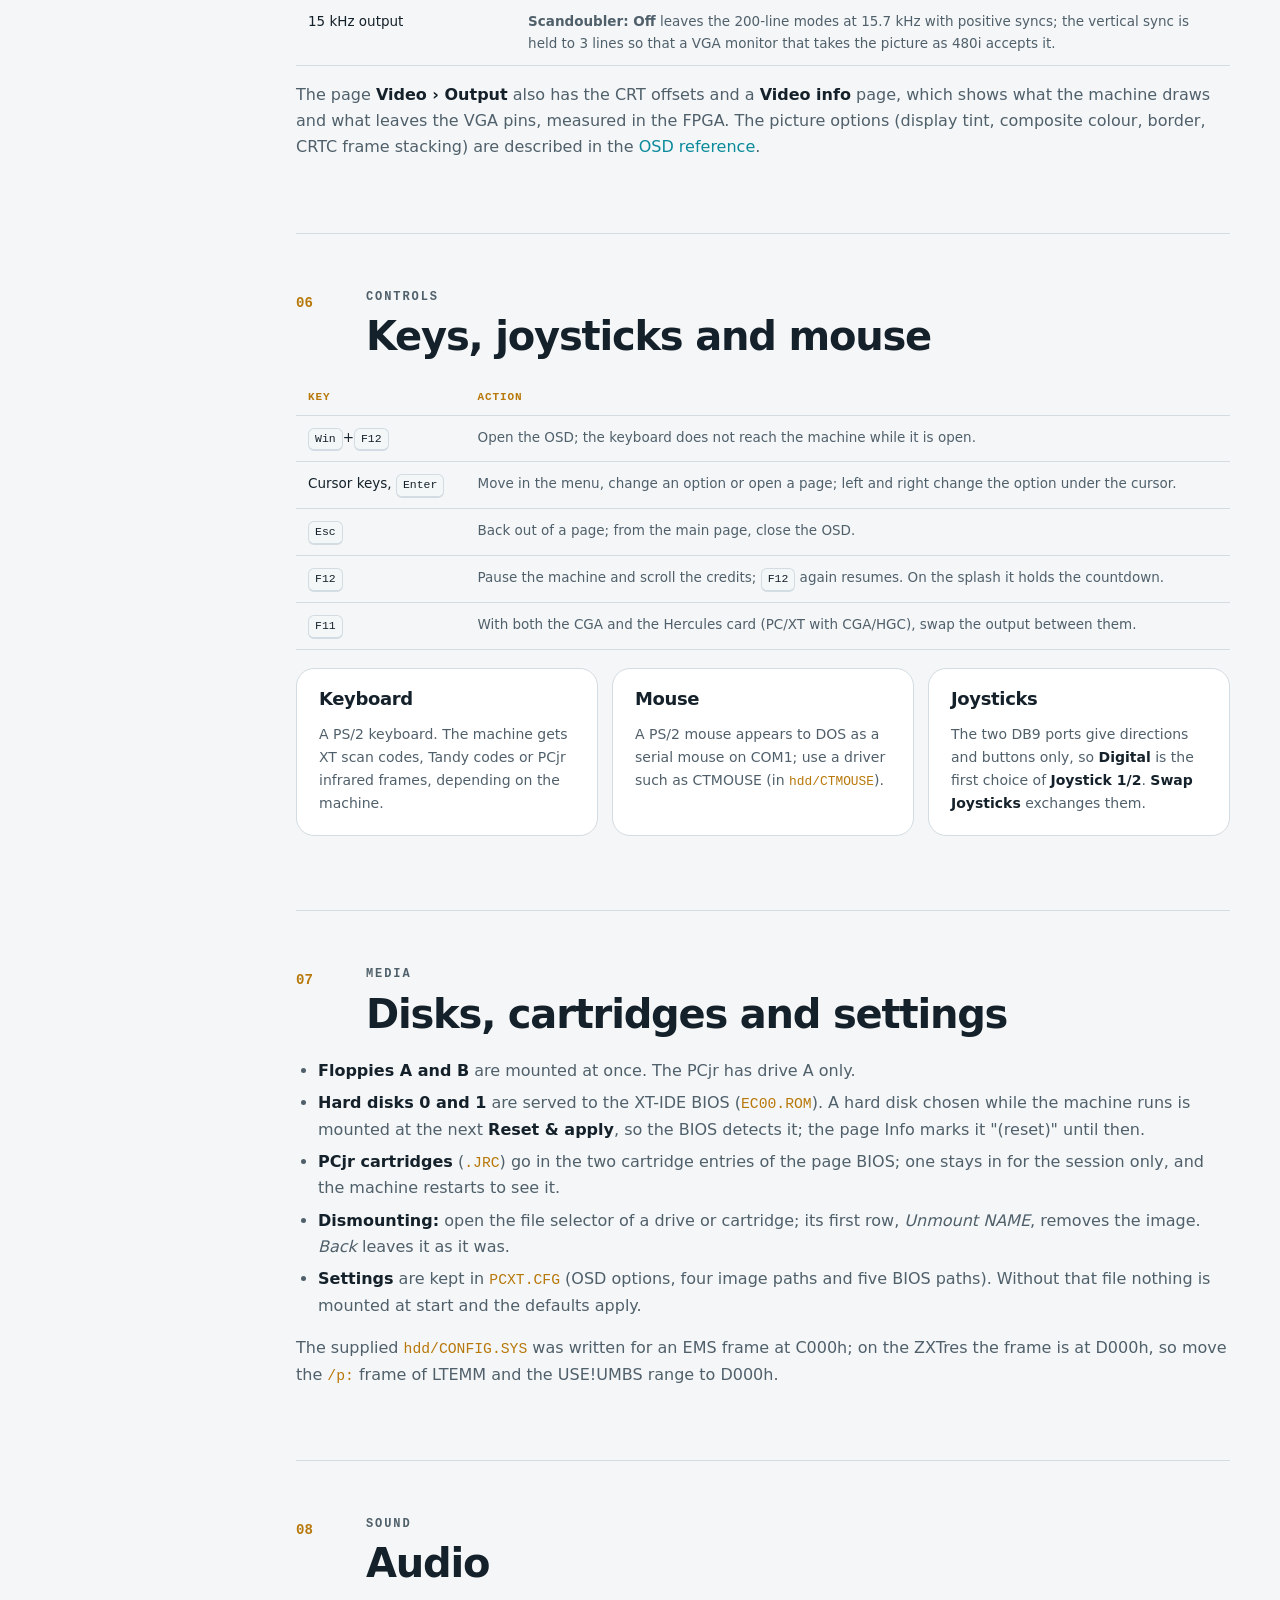
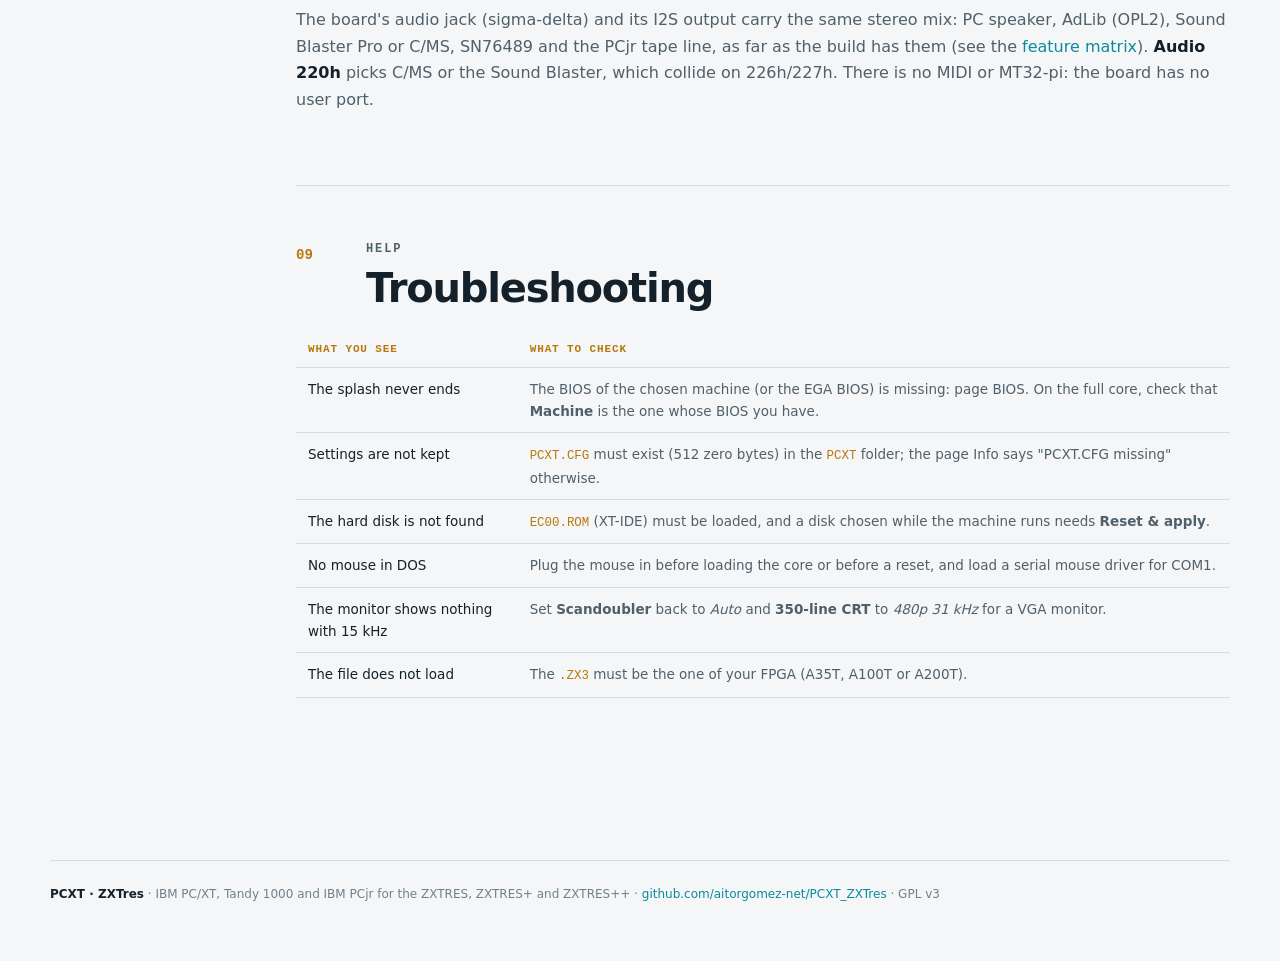
<file: docs/guide.html>
<!doctype html>
<html lang="en">
<head>
<meta charset="utf-8">
<meta name="viewport" content="width=device-width, initial-scale=1">
<meta name="description" content="Getting started with PCXT on the ZXTRES, ZXTRES+ and ZXTRES++ boards: which file to load, the microSD card, the first boot, video, keys, joysticks, mouse and storage.">
<title>PCXT ZXTres · Getting started</title>
<link rel="stylesheet" href="assets/site.css">
</head>
<body>
<header class="hero">
  <div class="hero-top">
    <a class="brand" href="index.html"><span class="brand-mark">8088</span><span>PCXT · ZXTres</span></a>
    <nav class="site-nav" aria-label="Documentation">
      <a href="index.html">Home</a>
      <a href="guide.html" aria-current="page">Getting started</a>
      <a href="builds.html">Boards &amp; builds</a>
      <a href="osd.html">OSD</a>
      <a href="report/CORE_REPORT.html">Technical report</a>
      <a href="https://github.com/aitorgomez-net/PCXT_ZXTres">GitHub</a>
    </nav>
  </div>
  <div class="hero-inner">
    <p class="kicker">User guide</p>
    <h1>Getting <span>started</span></h1>
    <p class="lead">From the release files to a DOS prompt: which file goes with each board, what the microSD card needs, how the core is loaded and what the board connects to.</p>
  </div>
</header>

<main class="page">
<nav class="toc" aria-label="Contents">
  <p class="toc-title">Contents</p>
  <a href="#files"><span class="nav-index">01</span><span>Which file</span></a>
  <a href="#card"><span class="nav-index">02</span><span>The microSD card</span></a>
  <a href="#load"><span class="nav-index">03</span><span>Loading the core</span></a>
  <a href="#first-boot"><span class="nav-index">04</span><span>First boot</span></a>
  <a href="#video"><span class="nav-index">05</span><span>Video output</span></a>
  <a href="#input"><span class="nav-index">06</span><span>Keys and input</span></a>
  <a href="#storage"><span class="nav-index">07</span><span>Disks and settings</span></a>
  <a href="#audio"><span class="nav-index">08</span><span>Audio</span></a>
  <a href="#trouble"><span class="nav-index">09</span><span>Troubleshooting</span></a>
</nav>
<article class="article">

<section class="section" id="files">
  <header class="section-header"><div class="section-number">01</div><div><p class="eyebrow">Releases</p><h2>Which file for which board</h2></div></header>
  <p class="intro">The ZXTRES family uses the same board with three sizes of Xilinx Artix-7. A bitstream is made for one FPGA and does not load on another, so take the file from the folder of your board in <a href="https://github.com/aitorgomez-net/PCXT_ZXTres/tree/main/releases"><code>releases/</code></a>. Files are named by build date (<code>_YYYYMMDD</code>).</p>
  <div class="table-wrap"><table>
    <thead><tr><th>Board</th><th>FPGA</th><th>Folder</th><th>Files</th><th>What it is</th></tr></thead>
    <tbody>
      <tr><td>ZXTRES+</td><td>XC7A100T</td><td><code>A100T-board</code></td><td><code>PCXT_&lt;date&gt;</code></td><td>The full core: PC/XT, Tandy 1000 and PCjr, CGA/Hercules or EGA, chosen in the OSD.</td></tr>
      <tr><td>ZXTRES++</td><td>XC7A200T</td><td><code>A200T-board</code></td><td><code>PCXT_&lt;date&gt;</code></td><td>The same full core, built for the larger FPGA.</td></tr>
      <tr><td>ZXTRES</td><td>XC7A35T</td><td><code>A35T-board</code></td><td><code>PCXT_CGAHGC</code>, <code>PCXT_EGA</code>, <code>TANDY1000</code>, <code>PCJR</code></td><td>Four builds of one machine each, because the full core does not fit. See <a href="builds.html">Boards &amp; builds</a>.</td></tr>
    </tbody>
  </table></div>
  <p>Each build comes as a <code>.ZX3</code> file, loaded from the ZX Spectrum core, and as a <code>.BIT</code> file with the same contents for the core menu of the MiST firmware on the middle board.</p>
  <div class="callout warning"><strong>Test status</strong><p>The ZXTRES+ (A100T) build is being tried on the board. The ZXTRES++ (A200T) build and the four ZXTRES (A35T) builds meet timing in Vivado but have not been tried on a board yet.</p></div>
</section>

<section class="section" id="card">
  <header class="section-header"><div class="section-number">02</div><div><p class="eyebrow">Storage</p><h2>Preparing the microSD card</h2></div></header>
  <p class="intro">The core looks for its files in a folder <code>PCXT</code> at the root of the card, or in the root itself when there is no such folder. Only the BIOS of the machine and card you use is needed.</p>
  <div class="table-wrap"><table>
    <thead><tr><th>File</th><th>Needed by</th><th>What it is</th></tr></thead>
    <tbody>
      <tr><td><code>PCXT.ROM</code></td><td>PC/XT</td><td>The PC/XT BIOS; the first 64 KiB of the file are used.</td></tr>
      <tr><td><code>TANDY.ROM</code></td><td>Tandy 1000</td><td>The Tandy 1000 BIOS.</td></tr>
      <tr><td><code>PCJR.ROM</code></td><td>PCjr</td><td>The PCjr BIOS.</td></tr>
      <tr><td><code>EGA.ROM</code></td><td>EGA card</td><td>The IBM EGA BIOS.</td></tr>
      <tr><td><code>EC00.ROM</code></td><td>Hard disks</td><td>The XT-IDE option ROM (EC00 slot), up to 16 KiB. Some system BIOS images already contain XT-IDE.</td></tr>
      <tr><td><code>PCXT.CFG</code></td><td>Saving settings</td><td>512 bytes of zeroes, made once: <a href="https://github.com/aitorgomez-net/PCXT_ZXTres/blob/main/releases/PCXT.CFG"><code>releases/PCXT.CFG</code></a> is one. The controller can write a file but not create one.</td></tr>
      <tr><td>Disk images</td><td>—</td><td>Anywhere on the card, chosen in the OSD: hard disks <code>.VHD</code> or <code>.IMG</code>, floppies <code>.IMG</code>, <code>.IMA</code> or <code>.VFD</code>, PCjr cartridges <code>.JRC</code>.</td></tr>
    </tbody>
  </table></div>
  <h3>Getting the BIOS files</h3>
  <p>The ROMs are the same as for the MiSTer core, only the names change. The <a href="https://aitorgomez-net.github.io/PCXT_MiSTer/BIOS_Builder/">BIOS Builder</a> of the MiSTer project prepares every one of them in the browser, with nothing uploaded; a copy runs offline from <a href="https://github.com/aitorgomez-net/PCXT_ZXTres/blob/main/SW/ROMs/BIOS_Builder.html"><code>SW/ROMs/BIOS_Builder.html</code></a>. Rename what it produces:</p>
  <div class="table-wrap"><table>
    <thead><tr><th>BIOS Builder output</th><th>Name on the ZXTres card</th></tr></thead>
    <tbody>
      <tr><td><code>pcxt_*.rom</code> (Micro8088, Turbo XT, IBM 5160, Juko ST)</td><td><code>PCXT.ROM</code></td></tr>
      <tr><td><code>tandy.rom</code></td><td><code>TANDY.ROM</code></td></tr>
      <tr><td><code>pcjr.rom</code></td><td><code>PCJR.ROM</code></td></tr>
      <tr><td><code>ega_bios.rom</code></td><td><code>EGA.ROM</code></td></tr>
      <tr><td><code>ide_xtl.rom</code></td><td><code>EC00.ROM</code></td></tr>
    </tbody>
  </table></div>
  <p>Open images are also in the repository: <code>SW/ROMs/pcxt_pcxt31.rom</code> (Turbo XT BIOS), <code>SW/ROMs/pcxt_xtsergey.rom</code> (Micro8088 BIOS) and <code>SW/ROMs/ide_xtl.rom</code> (XTIDE Universal BIOS). Original copyrighted ROM dumps are not distributed.</p>
  <p>A FreeDOS hard-disk image to start with is <code>games/PCXT/hd_image.zip</code> in the repository; extract it to the card.</p>
<pre><code>microSD
├── PCXT/
│   ├── PCXT.ROM      PC/XT BIOS
│   ├── EC00.ROM      XT-IDE BIOS
│   ├── EGA.ROM       (EGA card only)
│   ├── TANDY.ROM     (Tandy 1000 only)
│   ├── PCJR.ROM      (PCjr only)
│   ├── PCXT.CFG      512 zero bytes
│   └── Freedos_HD.vhd from games/PCXT/hd_image.zip
└── PCXT_20261122.ZX3 the core for your board</code></pre>
</section>

<section class="section" id="load">
  <header class="section-header"><div class="section-number">03</div><div><p class="eyebrow">Start-up</p><h2>Loading the core</h2></div></header>
  <ol>
    <li>Copy the <code>.ZX3</code> file of your board to the card, with the files above.</li>
    <li>In the ZX Spectrum core, press <kbd>F5</kbd> for the NMI browser, select the file and load it. It goes to a temporary flash slot and does not replace the installed cores.</li>
    <li>To go back to the Spectrum core, choose <strong>Reload ZX core</strong> on the OSD page <strong>Settings</strong> and confirm: the FPGA reloads the Spectrum core from the board's flash.</li>
  </ol>
  <p>With the MiST firmware on the middle board, put the <code>.BIT</code> file of the same release in the card's <code>MIST</code> folder instead: the core menu shown at power-up lists it by its file name. The <code>PCXT</code> folder is the same either way.</p>
  <p>Plug the PS/2 mouse in before the core starts, or before a reset from the OSD: the converter handshakes with it at that point.</p>
</section>

<section class="section" id="first-boot">
  <header class="section-header"><div class="section-number">04</div><div><p class="eyebrow">Configuration</p><h2>First boot</h2></div></header>
  <figure><img src="assets/splash_zxtres.png" width="640" height="480" alt="The PCXT ZXTres boot splash: PCXT ZXTres, PC/XT + PCjr + Tandy 1000, an IBM PC, the 8086/88 chip and the CGA, HGC and EGA cards"><figcaption>The boot splash. <kbd>F12</kbd> pauses it and shows the credits; <kbd>Win</kbd>+<kbd>F12</kbd> opens the OSD.</figcaption></figure>
  <ol>
    <li>Open the OSD with <kbd>Win</kbd>+<kbd>F12</kbd>.</li>
    <li>On the full core (ZXTRES+ and ZXTRES++), choose the <strong>Machine</strong> on the main page and, for a PC/XT, the <strong>Video card</strong> on the page <strong>Video</strong>. The ZXTRES builds have one machine and one card and show neither entry.</li>
    <li>On the page <strong>BIOS</strong>, check that the BIOS of that machine (and the EGA BIOS for the EGA card) is loaded; any file of the card can be chosen instead of the default names.</li>
    <li>Mount a floppy or a hard-disk image from the main page.</li>
    <li>Choose <strong>Reset &amp; apply</strong>: the machine, the card, the CPU type and the PCjr RAM size are latched at reset, and a hard disk chosen while the machine runs is mounted then.</li>
    <li>On the page <strong>Settings</strong>, <strong>Save settings</strong> writes everything to <code>PCXT.CFG</code>, including the image and BIOS paths, so the next start mounts them again.</li>
  </ol>
  <div class="callout"><strong>A missing BIOS holds the splash</strong><p>While the BIOS of the chosen machine, or the EGA BIOS, is missing, the splash stays on screen and the machine is held in reset. This is expected: load the file on the page BIOS.</p></div>
  <p>A practical first test is the PC/XT with the Micro8088 or Turbo XT BIOS, <code>EC00.ROM</code>, and the FreeDOS hard-disk image.</p>
</section>

<section class="section" id="video">
  <header class="section-header"><div class="section-number">05</div><div><p class="eyebrow">Display</p><h2>Video output</h2></div></header>
  <p class="intro">The board has a VGA connector. The core sends 31 kHz VGA by default and can send 15 kHz for a television or an arcade monitor through a suitable adapter. There is no HDMI, scaler or DisplayPort.</p>
  <div class="table-wrap"><table>
    <thead><tr><th>Source</th><th>Output</th></tr></thead>
    <tbody>
      <tr><td>200-line CGA, Tandy, PCjr and EGA modes</td><td>Line doubled to 31.4 kHz, 640×480 at about 60 Hz (<strong>Scandoubler: Auto</strong>).</td></tr>
      <tr><td>350-line EGA and Hercules/MDA modes</td><td><strong>350-line CRT</strong>: <em>480p 31 kHz</em> (720×480 at 59.94 Hz, the default), <em>Native</em>, <em>480i 15 kHz</em> or <em>240p 15 kHz</em>, through a scan converter in the board's SRAM.</td></tr>
      <tr><td>15 kHz output</td><td><strong>Scandoubler: Off</strong> leaves the 200-line modes at 15.7 kHz with positive syncs; the vertical sync is held to 3 lines so that a VGA monitor that takes the picture as 480i accepts it.</td></tr>
    </tbody>
  </table></div>
  <p>The page <strong>Video › Output</strong> also has the CRT offsets and a <strong>Video info</strong> page, which shows what the machine draws and what leaves the VGA pins, measured in the FPGA. The picture options (display tint, composite colour, border, CRTC frame stacking) are described in the <a href="osd.html#video">OSD reference</a>.</p>
</section>

<section class="section" id="input">
  <header class="section-header"><div class="section-number">06</div><div><p class="eyebrow">Controls</p><h2>Keys, joysticks and mouse</h2></div></header>
  <div class="table-wrap"><table>
    <thead><tr><th>Key</th><th>Action</th></tr></thead>
    <tbody>
      <tr><td><kbd>Win</kbd>+<kbd>F12</kbd></td><td>Open the OSD; the keyboard does not reach the machine while it is open.</td></tr>
      <tr><td>Cursor keys, <kbd>Enter</kbd></td><td>Move in the menu, change an option or open a page; left and right change the option under the cursor.</td></tr>
      <tr><td><kbd>Esc</kbd></td><td>Back out of a page; from the main page, close the OSD.</td></tr>
      <tr><td><kbd>F12</kbd></td><td>Pause the machine and scroll the credits; <kbd>F12</kbd> again resumes. On the splash it holds the countdown.</td></tr>
      <tr><td><kbd>F11</kbd></td><td>With both the CGA and the Hercules card (PC/XT with CGA/HGC), swap the output between them.</td></tr>
    </tbody>
  </table></div>
  <div class="grid">
    <div class="panel"><h3>Keyboard</h3><p>A PS/2 keyboard. The machine gets XT scan codes, Tandy codes or PCjr infrared frames, depending on the machine.</p></div>
    <div class="panel"><h3>Mouse</h3><p>A PS/2 mouse appears to DOS as a serial mouse on COM1; use a driver such as CTMOUSE (in <code>hdd/CTMOUSE</code>).</p></div>
    <div class="panel"><h3>Joysticks</h3><p>The two DB9 ports give directions and buttons only, so <strong>Digital</strong> is the first choice of <strong>Joystick 1/2</strong>. <strong>Swap Joysticks</strong> exchanges them.</p></div>
  </div>
</section>

<section class="section" id="storage">
  <header class="section-header"><div class="section-number">07</div><div><p class="eyebrow">Media</p><h2>Disks, cartridges and settings</h2></div></header>
  <ul>
    <li><strong>Floppies A and B</strong> are mounted at once. The PCjr has drive A only.</li>
    <li><strong>Hard disks 0 and 1</strong> are served to the XT-IDE BIOS (<code>EC00.ROM</code>). A hard disk chosen while the machine runs is mounted at the next <strong>Reset &amp; apply</strong>, so the BIOS detects it; the page Info marks it "(reset)" until then.</li>
    <li><strong>PCjr cartridges</strong> (<code>.JRC</code>) go in the two cartridge entries of the page BIOS; one stays in for the session only, and the machine restarts to see it.</li>
    <li><strong>Dismounting:</strong> open the file selector of a drive or cartridge; its first row, <em>Unmount NAME</em>, removes the image. <em>Back</em> leaves it as it was.</li>
    <li><strong>Settings</strong> are kept in <code>PCXT.CFG</code> (OSD options, four image paths and five BIOS paths). Without that file nothing is mounted at start and the defaults apply.</li>
  </ul>
  <p>The supplied <a href="https://github.com/aitorgomez-net/PCXT_ZXTres/blob/main/hdd/CONFIG.SYS"><code>hdd/CONFIG.SYS</code></a> was written for an EMS frame at C000h; on the ZXTres the frame is at D000h, so move the <code>/p:</code> frame of LTEMM and the USE!UMBS range to D000h.</p>
</section>

<section class="section" id="audio">
  <header class="section-header"><div class="section-number">08</div><div><p class="eyebrow">Sound</p><h2>Audio</h2></div></header>
  <p>The board's audio jack (sigma-delta) and its I2S output carry the same stereo mix: PC speaker, AdLib (OPL2), Sound Blaster Pro or C/MS, SN76489 and the PCjr tape line, as far as the build has them (see the <a href="builds.html#matrix">feature matrix</a>). <strong>Audio 220h</strong> picks C/MS or the Sound Blaster, which collide on 226h/227h. There is no MIDI or MT32-pi: the board has no user port.</p>
</section>

<section class="section" id="trouble">
  <header class="section-header"><div class="section-number">09</div><div><p class="eyebrow">Help</p><h2>Troubleshooting</h2></div></header>
  <div class="table-wrap"><table>
    <thead><tr><th>What you see</th><th>What to check</th></tr></thead>
    <tbody>
      <tr><td>The splash never ends</td><td>The BIOS of the chosen machine (or the EGA BIOS) is missing: page BIOS. On the full core, check that <strong>Machine</strong> is the one whose BIOS you have.</td></tr>
      <tr><td>Settings are not kept</td><td><code>PCXT.CFG</code> must exist (512 zero bytes) in the <code>PCXT</code> folder; the page Info says "PCXT.CFG missing" otherwise.</td></tr>
      <tr><td>The hard disk is not found</td><td><code>EC00.ROM</code> (XT-IDE) must be loaded, and a disk chosen while the machine runs needs <strong>Reset &amp; apply</strong>.</td></tr>
      <tr><td>No mouse in DOS</td><td>Plug the mouse in before loading the core or before a reset, and load a serial mouse driver for COM1.</td></tr>
      <tr><td>The monitor shows nothing with 15 kHz</td><td>Set <strong>Scandoubler</strong> back to <em>Auto</em> and <strong>350-line CRT</strong> to <em>480p 31 kHz</em> for a VGA monitor.</td></tr>
      <tr><td>The file does not load</td><td>The <code>.ZX3</code> must be the one of your FPGA (A35T, A100T or A200T).</td></tr>
    </tbody>
  </table></div>
</section>

</article>
</main>
<footer class="footer"><strong>PCXT · ZXTres</strong> · IBM PC/XT, Tandy 1000 and IBM PCjr for the ZXTRES, ZXTRES+ and ZXTRES++ · <a href="https://github.com/aitorgomez-net/PCXT_ZXTres">github.com/aitorgomez-net/PCXT_ZXTres</a> · GPL v3</footer>
</body>
</html>
</file>
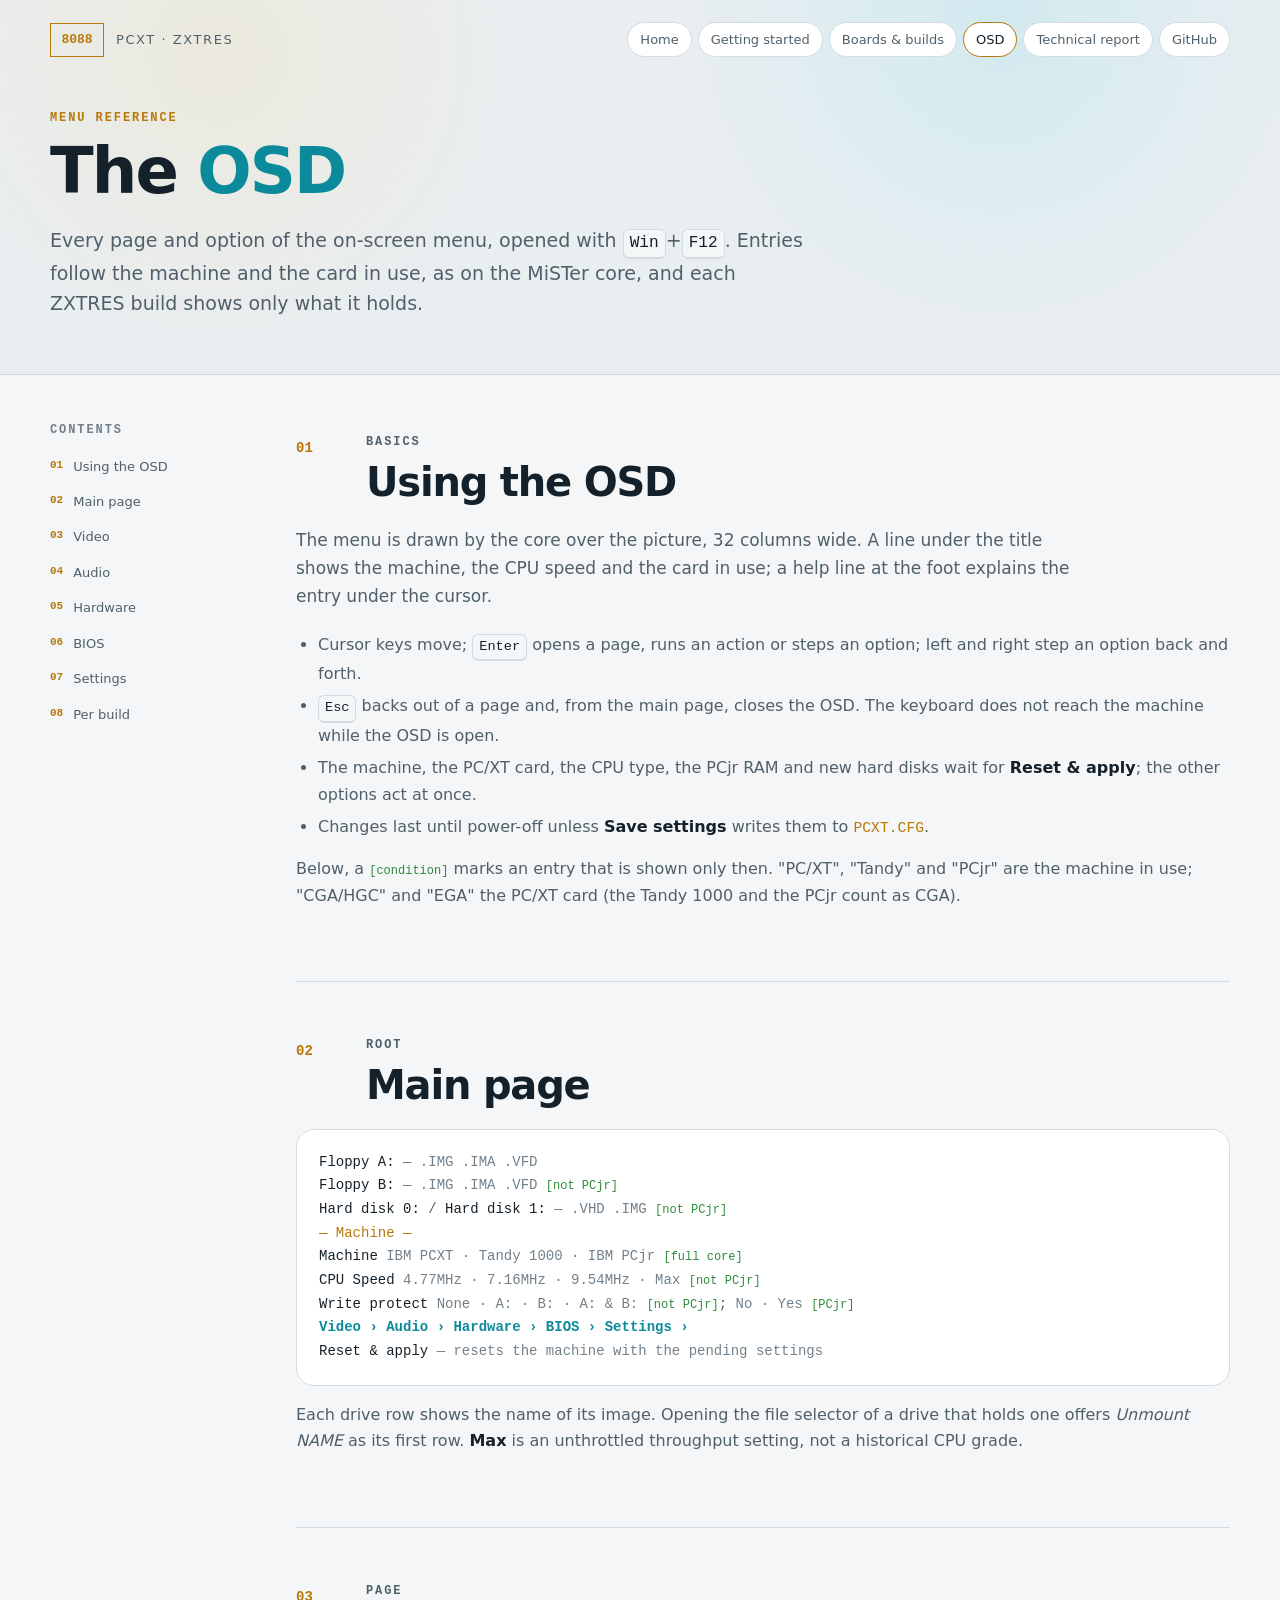
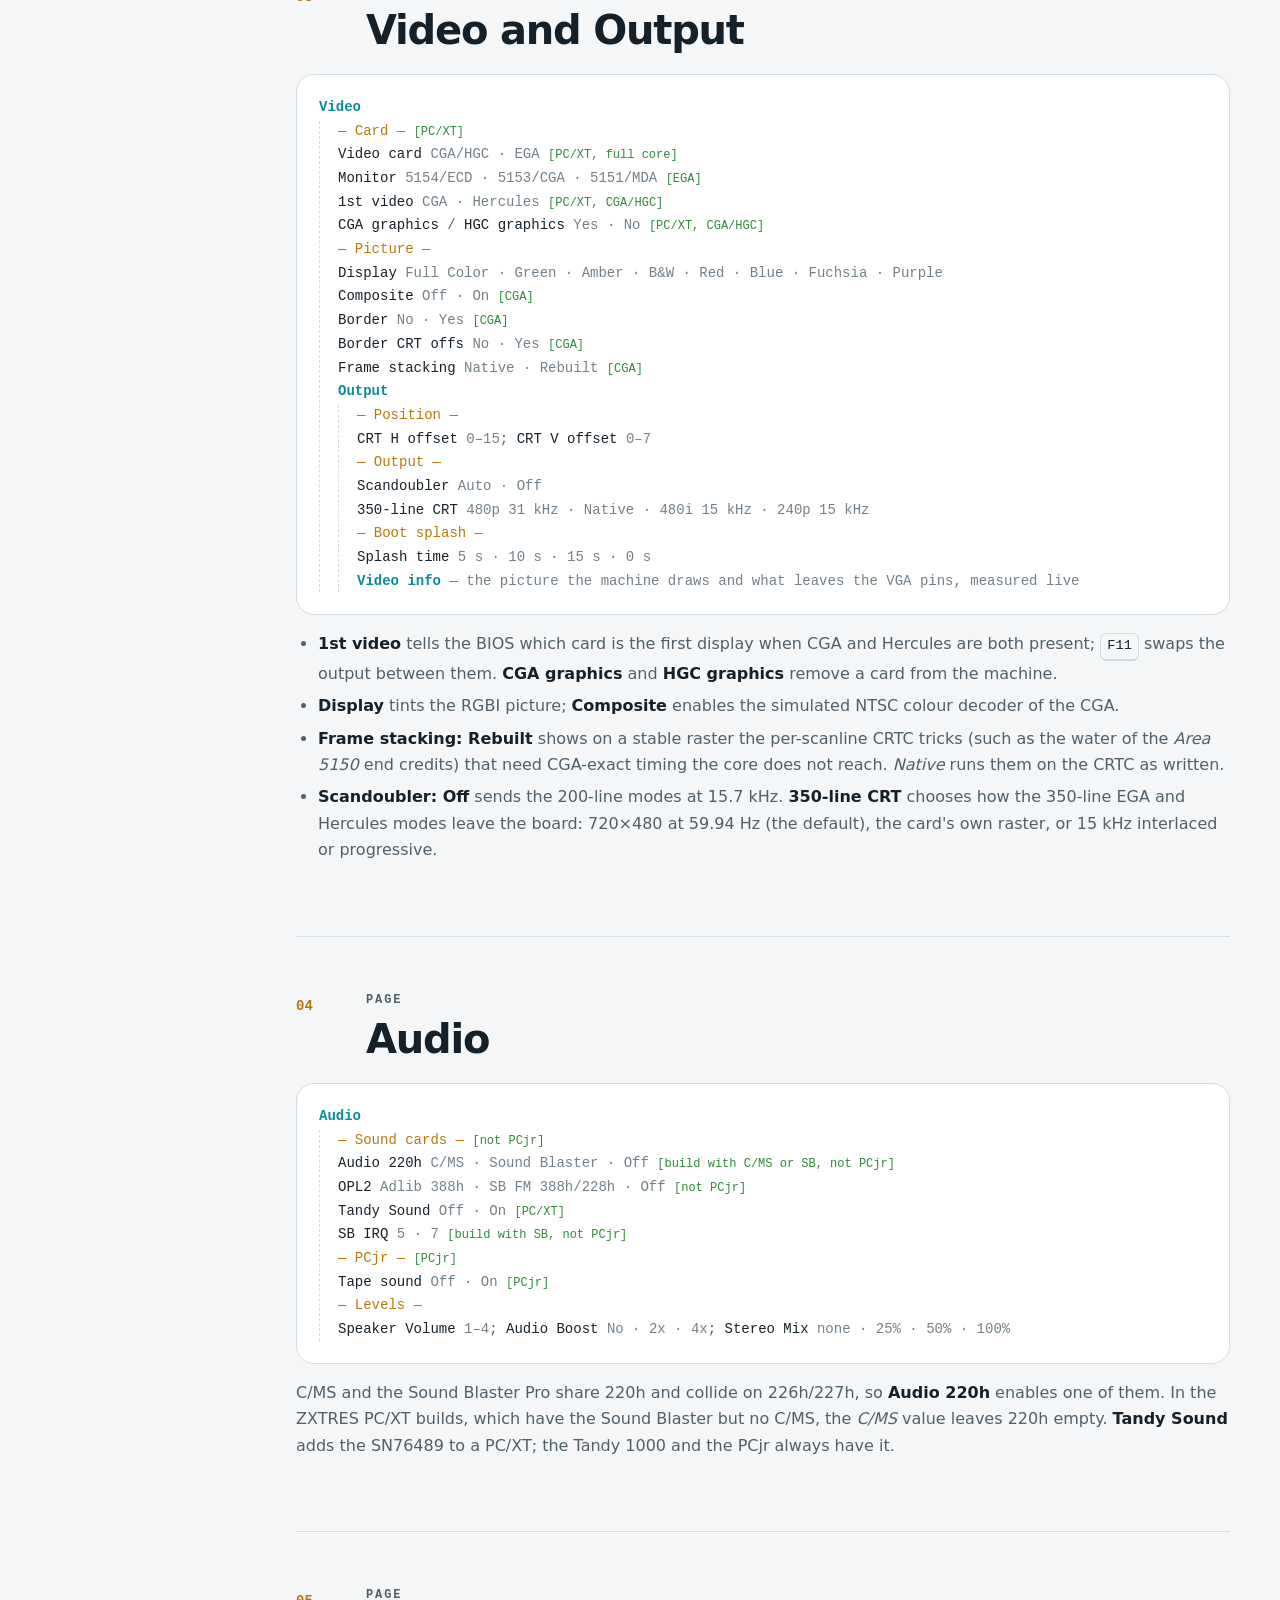
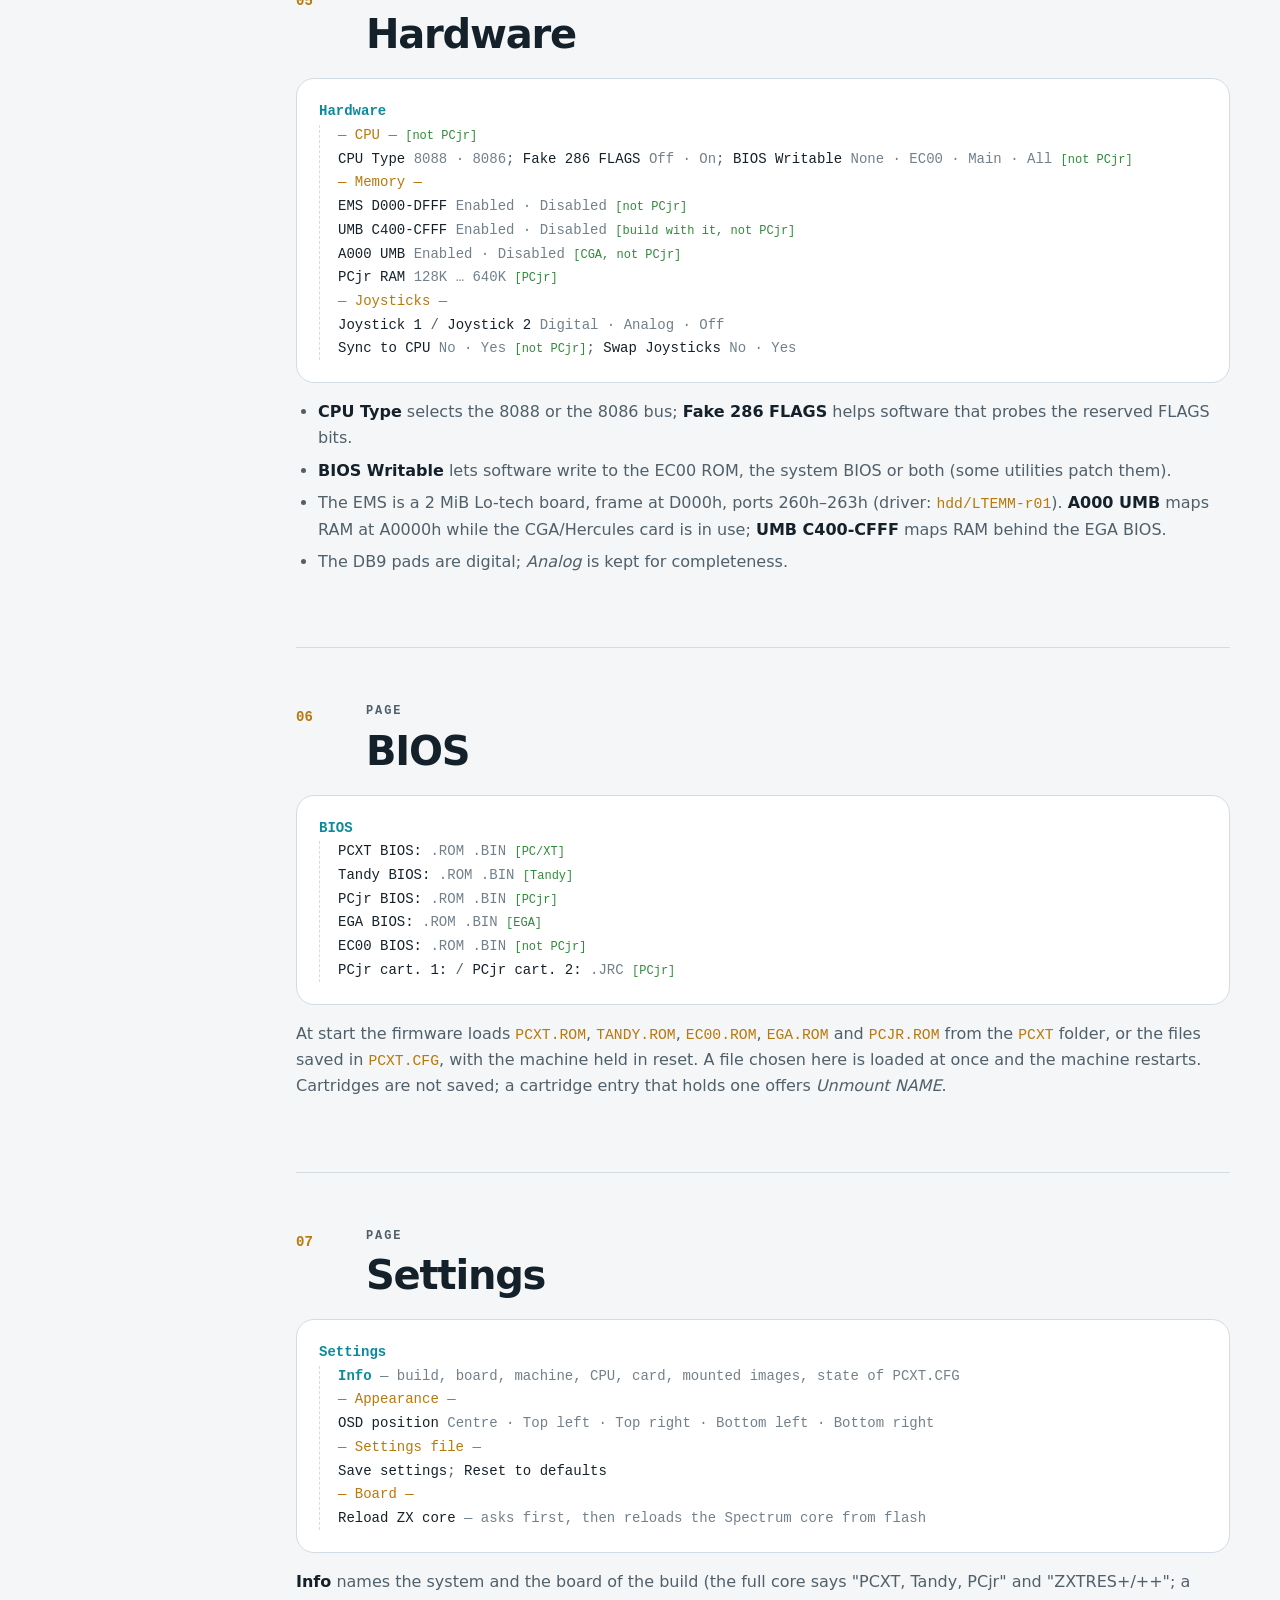
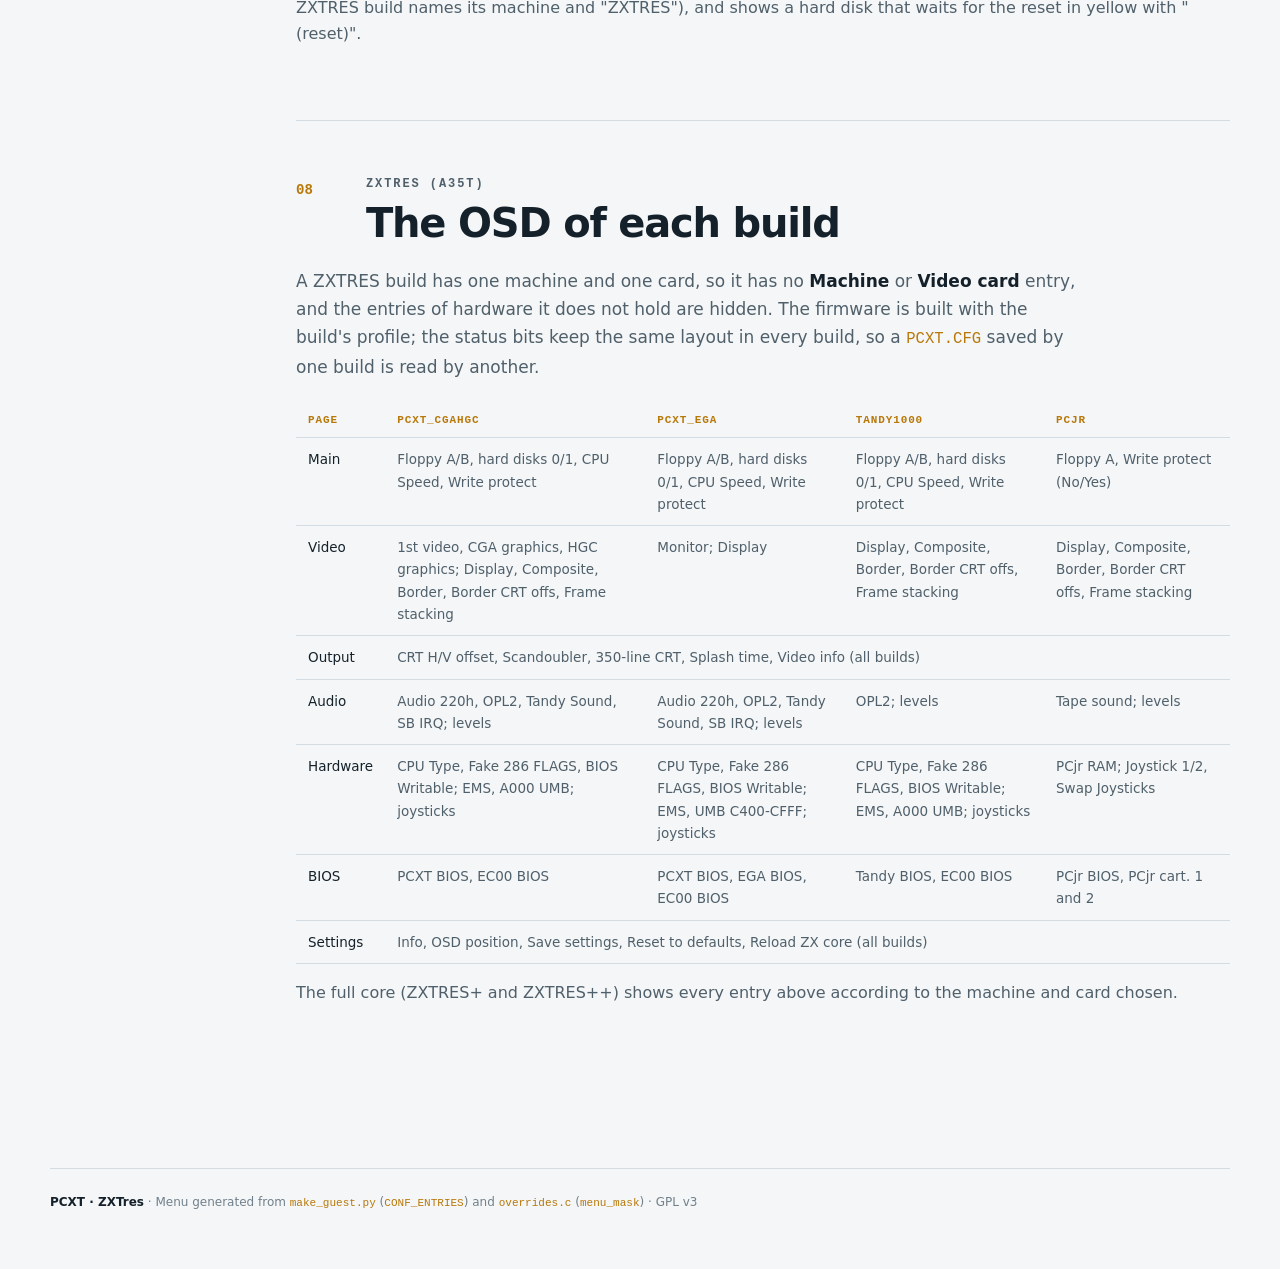
<file: docs/osd.html>
<!doctype html>
<html lang="en">
<head>
<meta charset="utf-8">
<meta name="viewport" content="width=device-width, initial-scale=1">
<meta name="description" content="The on-screen menu of PCXT on the ZXTRES boards: every page and option, when each one is shown, and the menu of each ZXTRES (A35T) build.">
<title>PCXT ZXTres · OSD reference</title>
<link rel="stylesheet" href="assets/site.css">
</head>
<body>
<header class="hero">
  <div class="hero-top">
    <a class="brand" href="index.html"><span class="brand-mark">8088</span><span>PCXT · ZXTres</span></a>
    <nav class="site-nav" aria-label="Documentation">
      <a href="index.html">Home</a>
      <a href="guide.html">Getting started</a>
      <a href="builds.html">Boards &amp; builds</a>
      <a href="osd.html" aria-current="page">OSD</a>
      <a href="report/CORE_REPORT.html">Technical report</a>
      <a href="https://github.com/aitorgomez-net/PCXT_ZXTres">GitHub</a>
    </nav>
  </div>
  <div class="hero-inner">
    <p class="kicker">Menu reference</p>
    <h1>The <span>OSD</span></h1>
    <p class="lead">Every page and option of the on-screen menu, opened with <kbd>Win</kbd>+<kbd>F12</kbd>. Entries follow the machine and the card in use, as on the MiSTer core, and each ZXTRES build shows only what it holds.</p>
  </div>
</header>

<main class="page">
<nav class="toc" aria-label="Contents">
  <p class="toc-title">Contents</p>
  <a href="#use"><span class="nav-index">01</span><span>Using the OSD</span></a>
  <a href="#main"><span class="nav-index">02</span><span>Main page</span></a>
  <a href="#video"><span class="nav-index">03</span><span>Video</span></a>
  <a href="#audio"><span class="nav-index">04</span><span>Audio</span></a>
  <a href="#hardware"><span class="nav-index">05</span><span>Hardware</span></a>
  <a href="#bios"><span class="nav-index">06</span><span>BIOS</span></a>
  <a href="#settings"><span class="nav-index">07</span><span>Settings</span></a>
  <a href="#builds"><span class="nav-index">08</span><span>Per build</span></a>
</nav>
<article class="article">

<section class="section" id="use">
  <header class="section-header"><div class="section-number">01</div><div><p class="eyebrow">Basics</p><h2>Using the OSD</h2></div></header>
  <p class="intro">The menu is drawn by the core over the picture, 32 columns wide. A line under the title shows the machine, the CPU speed and the card in use; a help line at the foot explains the entry under the cursor.</p>
  <ul>
    <li>Cursor keys move; <kbd>Enter</kbd> opens a page, runs an action or steps an option; left and right step an option back and forth.</li>
    <li><kbd>Esc</kbd> backs out of a page and, from the main page, closes the OSD. The keyboard does not reach the machine while the OSD is open.</li>
    <li>The machine, the PC/XT card, the CPU type, the PCjr RAM and new hard disks wait for <strong>Reset &amp; apply</strong>; the other options act at once.</li>
    <li>Changes last until power-off unless <strong>Save settings</strong> writes them to <code>PCXT.CFG</code>.</li>
  </ul>
  <p>Below, a <span class="osd"><span class="when">[condition]</span></span> marks an entry that is shown only then. "PC/XT", "Tandy" and "PCjr" are the machine in use; "CGA/HGC" and "EGA" the PC/XT card (the Tandy 1000 and the PCjr count as CGA).</p>
</section>

<section class="section" id="main">
  <header class="section-header"><div class="section-number">02</div><div><p class="eyebrow">Root</p><h2>Main page</h2></div></header>
  <div class="osd panel"><ul>
    <li><span class="opt">Floppy A:</span> <span class="vals">— .IMG .IMA .VFD</span></li>
    <li><span class="opt">Floppy B:</span> <span class="vals">— .IMG .IMA .VFD</span> <span class="when">[not PCjr]</span></li>
    <li><span class="opt">Hard disk 0:</span> / <span class="opt">Hard disk 1:</span> <span class="vals">— .VHD .IMG</span> <span class="when">[not PCjr]</span></li>
    <li><span class="group">— Machine —</span></li>
    <li><span class="opt">Machine</span> <span class="vals">IBM PCXT · Tandy 1000 · IBM PCjr</span> <span class="when">[full core]</span></li>
    <li><span class="opt">CPU Speed</span> <span class="vals">4.77MHz · 7.16MHz · 9.54MHz · Max</span> <span class="when">[not PCjr]</span></li>
    <li><span class="opt">Write protect</span> <span class="vals">None · A: · B: · A: &amp; B:</span> <span class="when">[not PCjr]</span>; <span class="vals">No · Yes</span> <span class="when">[PCjr]</span></li>
    <li><span class="page-name">Video ›</span> <span class="page-name">Audio ›</span> <span class="page-name">Hardware ›</span> <span class="page-name">BIOS ›</span> <span class="page-name">Settings ›</span></li>
    <li><span class="opt">Reset &amp; apply</span> <span class="vals">— resets the machine with the pending settings</span></li>
  </ul></div>
  <p>Each drive row shows the name of its image. Opening the file selector of a drive that holds one offers <em>Unmount NAME</em> as its first row. <strong>Max</strong> is an unthrottled throughput setting, not a historical CPU grade.</p>
</section>

<section class="section" id="video">
  <header class="section-header"><div class="section-number">03</div><div><p class="eyebrow">Page</p><h2>Video and Output</h2></div></header>
  <div class="osd panel"><ul>
    <li><span class="page-name">Video</span><ul>
      <li><span class="group">— Card —</span> <span class="when">[PC/XT]</span></li>
      <li><span class="opt">Video card</span> <span class="vals">CGA/HGC · EGA</span> <span class="when">[PC/XT, full core]</span></li>
      <li><span class="opt">Monitor</span> <span class="vals">5154/ECD · 5153/CGA · 5151/MDA</span> <span class="when">[EGA]</span></li>
      <li><span class="opt">1st video</span> <span class="vals">CGA · Hercules</span> <span class="when">[PC/XT, CGA/HGC]</span></li>
      <li><span class="opt">CGA graphics</span> / <span class="opt">HGC graphics</span> <span class="vals">Yes · No</span> <span class="when">[PC/XT, CGA/HGC]</span></li>
      <li><span class="group">— Picture —</span></li>
      <li><span class="opt">Display</span> <span class="vals">Full Color · Green · Amber · B&amp;W · Red · Blue · Fuchsia · Purple</span></li>
      <li><span class="opt">Composite</span> <span class="vals">Off · On</span> <span class="when">[CGA]</span></li>
      <li><span class="opt">Border</span> <span class="vals">No · Yes</span> <span class="when">[CGA]</span></li>
      <li><span class="opt">Border CRT offs</span> <span class="vals">No · Yes</span> <span class="when">[CGA]</span></li>
      <li><span class="opt">Frame stacking</span> <span class="vals">Native · Rebuilt</span> <span class="when">[CGA]</span></li>
      <li><span class="page-name">Output</span><ul>
        <li><span class="group">— Position —</span></li>
        <li><span class="opt">CRT H offset</span> <span class="vals">0–15</span>; <span class="opt">CRT V offset</span> <span class="vals">0–7</span></li>
        <li><span class="group">— Output —</span></li>
        <li><span class="opt">Scandoubler</span> <span class="vals">Auto · Off</span></li>
        <li><span class="opt">350-line CRT</span> <span class="vals">480p 31 kHz · Native · 480i 15 kHz · 240p 15 kHz</span></li>
        <li><span class="group">— Boot splash —</span></li>
        <li><span class="opt">Splash time</span> <span class="vals">5 s · 10 s · 15 s · 0 s</span></li>
        <li><span class="page-name">Video info</span> <span class="vals">— the picture the machine draws and what leaves the VGA pins, measured live</span></li>
      </ul></li>
    </ul></li>
  </ul></div>
  <ul>
    <li><strong>1st video</strong> tells the BIOS which card is the first display when CGA and Hercules are both present; <kbd>F11</kbd> swaps the output between them. <strong>CGA graphics</strong> and <strong>HGC graphics</strong> remove a card from the machine.</li>
    <li><strong>Display</strong> tints the RGBI picture; <strong>Composite</strong> enables the simulated NTSC colour decoder of the CGA.</li>
    <li><strong>Frame stacking: Rebuilt</strong> shows on a stable raster the per-scanline CRTC tricks (such as the water of the <em>Area 5150</em> end credits) that need CGA-exact timing the core does not reach. <em>Native</em> runs them on the CRTC as written.</li>
    <li><strong>Scandoubler: Off</strong> sends the 200-line modes at 15.7 kHz. <strong>350-line CRT</strong> chooses how the 350-line EGA and Hercules modes leave the board: 720×480 at 59.94 Hz (the default), the card's own raster, or 15 kHz interlaced or progressive.</li>
  </ul>
</section>

<section class="section" id="audio">
  <header class="section-header"><div class="section-number">04</div><div><p class="eyebrow">Page</p><h2>Audio</h2></div></header>
  <div class="osd panel"><ul>
    <li><span class="page-name">Audio</span><ul>
      <li><span class="group">— Sound cards —</span> <span class="when">[not PCjr]</span></li>
      <li><span class="opt">Audio 220h</span> <span class="vals">C/MS · Sound Blaster · Off</span> <span class="when">[build with C/MS or SB, not PCjr]</span></li>
      <li><span class="opt">OPL2</span> <span class="vals">Adlib 388h · SB FM 388h/228h · Off</span> <span class="when">[not PCjr]</span></li>
      <li><span class="opt">Tandy Sound</span> <span class="vals">Off · On</span> <span class="when">[PC/XT]</span></li>
      <li><span class="opt">SB IRQ</span> <span class="vals">5 · 7</span> <span class="when">[build with SB, not PCjr]</span></li>
      <li><span class="group">— PCjr —</span> <span class="when">[PCjr]</span></li>
      <li><span class="opt">Tape sound</span> <span class="vals">Off · On</span> <span class="when">[PCjr]</span></li>
      <li><span class="group">— Levels —</span></li>
      <li><span class="opt">Speaker Volume</span> <span class="vals">1–4</span>; <span class="opt">Audio Boost</span> <span class="vals">No · 2x · 4x</span>; <span class="opt">Stereo Mix</span> <span class="vals">none · 25% · 50% · 100%</span></li>
    </ul></li>
  </ul></div>
  <p>C/MS and the Sound Blaster Pro share 220h and collide on 226h/227h, so <strong>Audio 220h</strong> enables one of them. In the ZXTRES PC/XT builds, which have the Sound Blaster but no C/MS, the <em>C/MS</em> value leaves 220h empty. <strong>Tandy Sound</strong> adds the SN76489 to a PC/XT; the Tandy 1000 and the PCjr always have it.</p>
</section>

<section class="section" id="hardware">
  <header class="section-header"><div class="section-number">05</div><div><p class="eyebrow">Page</p><h2>Hardware</h2></div></header>
  <div class="osd panel"><ul>
    <li><span class="page-name">Hardware</span><ul>
      <li><span class="group">— CPU —</span> <span class="when">[not PCjr]</span></li>
      <li><span class="opt">CPU Type</span> <span class="vals">8088 · 8086</span>; <span class="opt">Fake 286 FLAGS</span> <span class="vals">Off · On</span>; <span class="opt">BIOS Writable</span> <span class="vals">None · EC00 · Main · All</span> <span class="when">[not PCjr]</span></li>
      <li><span class="group">— Memory —</span></li>
      <li><span class="opt">EMS D000-DFFF</span> <span class="vals">Enabled · Disabled</span> <span class="when">[not PCjr]</span></li>
      <li><span class="opt">UMB C400-CFFF</span> <span class="vals">Enabled · Disabled</span> <span class="when">[build with it, not PCjr]</span></li>
      <li><span class="opt">A000 UMB</span> <span class="vals">Enabled · Disabled</span> <span class="when">[CGA, not PCjr]</span></li>
      <li><span class="opt">PCjr RAM</span> <span class="vals">128K … 640K</span> <span class="when">[PCjr]</span></li>
      <li><span class="group">— Joysticks —</span></li>
      <li><span class="opt">Joystick 1</span> / <span class="opt">Joystick 2</span> <span class="vals">Digital · Analog · Off</span></li>
      <li><span class="opt">Sync to CPU</span> <span class="vals">No · Yes</span> <span class="when">[not PCjr]</span>; <span class="opt">Swap Joysticks</span> <span class="vals">No · Yes</span></li>
    </ul></li>
  </ul></div>
  <ul>
    <li><strong>CPU Type</strong> selects the 8088 or the 8086 bus; <strong>Fake 286 FLAGS</strong> helps software that probes the reserved FLAGS bits.</li>
    <li><strong>BIOS Writable</strong> lets software write to the EC00 ROM, the system BIOS or both (some utilities patch them).</li>
    <li>The EMS is a 2 MiB Lo-tech board, frame at D000h, ports 260h–263h (driver: <code>hdd/LTEMM-r01</code>). <strong>A000 UMB</strong> maps RAM at A0000h while the CGA/Hercules card is in use; <strong>UMB C400-CFFF</strong> maps RAM behind the EGA BIOS.</li>
    <li>The DB9 pads are digital; <em>Analog</em> is kept for completeness.</li>
  </ul>
</section>

<section class="section" id="bios">
  <header class="section-header"><div class="section-number">06</div><div><p class="eyebrow">Page</p><h2>BIOS</h2></div></header>
  <div class="osd panel"><ul>
    <li><span class="page-name">BIOS</span><ul>
      <li><span class="opt">PCXT BIOS:</span> <span class="vals">.ROM .BIN</span> <span class="when">[PC/XT]</span></li>
      <li><span class="opt">Tandy BIOS:</span> <span class="vals">.ROM .BIN</span> <span class="when">[Tandy]</span></li>
      <li><span class="opt">PCjr BIOS:</span> <span class="vals">.ROM .BIN</span> <span class="when">[PCjr]</span></li>
      <li><span class="opt">EGA BIOS:</span> <span class="vals">.ROM .BIN</span> <span class="when">[EGA]</span></li>
      <li><span class="opt">EC00 BIOS:</span> <span class="vals">.ROM .BIN</span> <span class="when">[not PCjr]</span></li>
      <li><span class="opt">PCjr cart. 1:</span> / <span class="opt">PCjr cart. 2:</span> <span class="vals">.JRC</span> <span class="when">[PCjr]</span></li>
    </ul></li>
  </ul></div>
  <p>At start the firmware loads <code>PCXT.ROM</code>, <code>TANDY.ROM</code>, <code>EC00.ROM</code>, <code>EGA.ROM</code> and <code>PCJR.ROM</code> from the <code>PCXT</code> folder, or the files saved in <code>PCXT.CFG</code>, with the machine held in reset. A file chosen here is loaded at once and the machine restarts. Cartridges are not saved; a cartridge entry that holds one offers <em>Unmount NAME</em>.</p>
</section>

<section class="section" id="settings">
  <header class="section-header"><div class="section-number">07</div><div><p class="eyebrow">Page</p><h2>Settings</h2></div></header>
  <div class="osd panel"><ul>
    <li><span class="page-name">Settings</span><ul>
      <li><span class="page-name">Info</span> <span class="vals">— build, board, machine, CPU, card, mounted images, state of PCXT.CFG</span></li>
      <li><span class="group">— Appearance —</span></li>
      <li><span class="opt">OSD position</span> <span class="vals">Centre · Top left · Top right · Bottom left · Bottom right</span></li>
      <li><span class="group">— Settings file —</span></li>
      <li><span class="opt">Save settings</span>; <span class="opt">Reset to defaults</span></li>
      <li><span class="group">— Board —</span></li>
      <li><span class="opt">Reload ZX core</span> <span class="vals">— asks first, then reloads the Spectrum core from flash</span></li>
    </ul></li>
  </ul></div>
  <p><strong>Info</strong> names the system and the board of the build (the full core says "PCXT, Tandy, PCjr" and "ZXTRES+/++"; a ZXTRES build names its machine and "ZXTRES"), and shows a hard disk that waits for the reset in yellow with "(reset)".</p>
</section>

<section class="section" id="builds">
  <header class="section-header"><div class="section-number">08</div><div><p class="eyebrow">ZXTRES (A35T)</p><h2>The OSD of each build</h2></div></header>
  <p class="intro">A ZXTRES build has one machine and one card, so it has no <strong>Machine</strong> or <strong>Video card</strong> entry, and the entries of hardware it does not hold are hidden. The firmware is built with the build's profile; the status bits keep the same layout in every build, so a <code>PCXT.CFG</code> saved by one build is read by another.</p>
  <div class="table-wrap"><table>
    <thead><tr><th>Page</th><th>PCXT_CGAHGC</th><th>PCXT_EGA</th><th>TANDY1000</th><th>PCJR</th></tr></thead>
    <tbody>
      <tr><td>Main</td><td>Floppy A/B, hard disks 0/1, CPU Speed, Write protect</td><td>Floppy A/B, hard disks 0/1, CPU Speed, Write protect</td><td>Floppy A/B, hard disks 0/1, CPU Speed, Write protect</td><td>Floppy A, Write protect (No/Yes)</td></tr>
      <tr><td>Video</td><td>1st video, CGA graphics, HGC graphics; Display, Composite, Border, Border CRT offs, Frame stacking</td><td>Monitor; Display</td><td>Display, Composite, Border, Border CRT offs, Frame stacking</td><td>Display, Composite, Border, Border CRT offs, Frame stacking</td></tr>
      <tr><td>Output</td><td colspan="4">CRT H/V offset, Scandoubler, 350-line CRT, Splash time, Video info (all builds)</td></tr>
      <tr><td>Audio</td><td>Audio 220h, OPL2, Tandy Sound, SB IRQ; levels</td><td>Audio 220h, OPL2, Tandy Sound, SB IRQ; levels</td><td>OPL2; levels</td><td>Tape sound; levels</td></tr>
      <tr><td>Hardware</td><td>CPU Type, Fake 286 FLAGS, BIOS Writable; EMS, A000 UMB; joysticks</td><td>CPU Type, Fake 286 FLAGS, BIOS Writable; EMS, UMB C400-CFFF; joysticks</td><td>CPU Type, Fake 286 FLAGS, BIOS Writable; EMS, A000 UMB; joysticks</td><td>PCjr RAM; Joystick 1/2, Swap Joysticks</td></tr>
      <tr><td>BIOS</td><td>PCXT BIOS, EC00 BIOS</td><td>PCXT BIOS, EGA BIOS, EC00 BIOS</td><td>Tandy BIOS, EC00 BIOS</td><td>PCjr BIOS, PCjr cart. 1 and 2</td></tr>
      <tr><td>Settings</td><td colspan="4">Info, OSD position, Save settings, Reset to defaults, Reload ZX core (all builds)</td></tr>
    </tbody>
  </table></div>
  <p>The full core (ZXTRES+ and ZXTRES++) shows every entry above according to the machine and card chosen.</p>
</section>

</article>
</main>
<footer class="footer"><strong>PCXT · ZXTres</strong> · Menu generated from <a href="https://github.com/aitorgomez-net/PCXT_ZXTres/blob/main/zxtres/scripts/make_guest.py"><code>make_guest.py</code></a> (<code>CONF_ENTRIES</code>) and <a href="https://github.com/aitorgomez-net/PCXT_ZXTres/blob/main/zxtres/firmware/overrides.c"><code>overrides.c</code></a> (<code>menu_mask</code>) · GPL v3</footer>
</body>
</html>
</file>
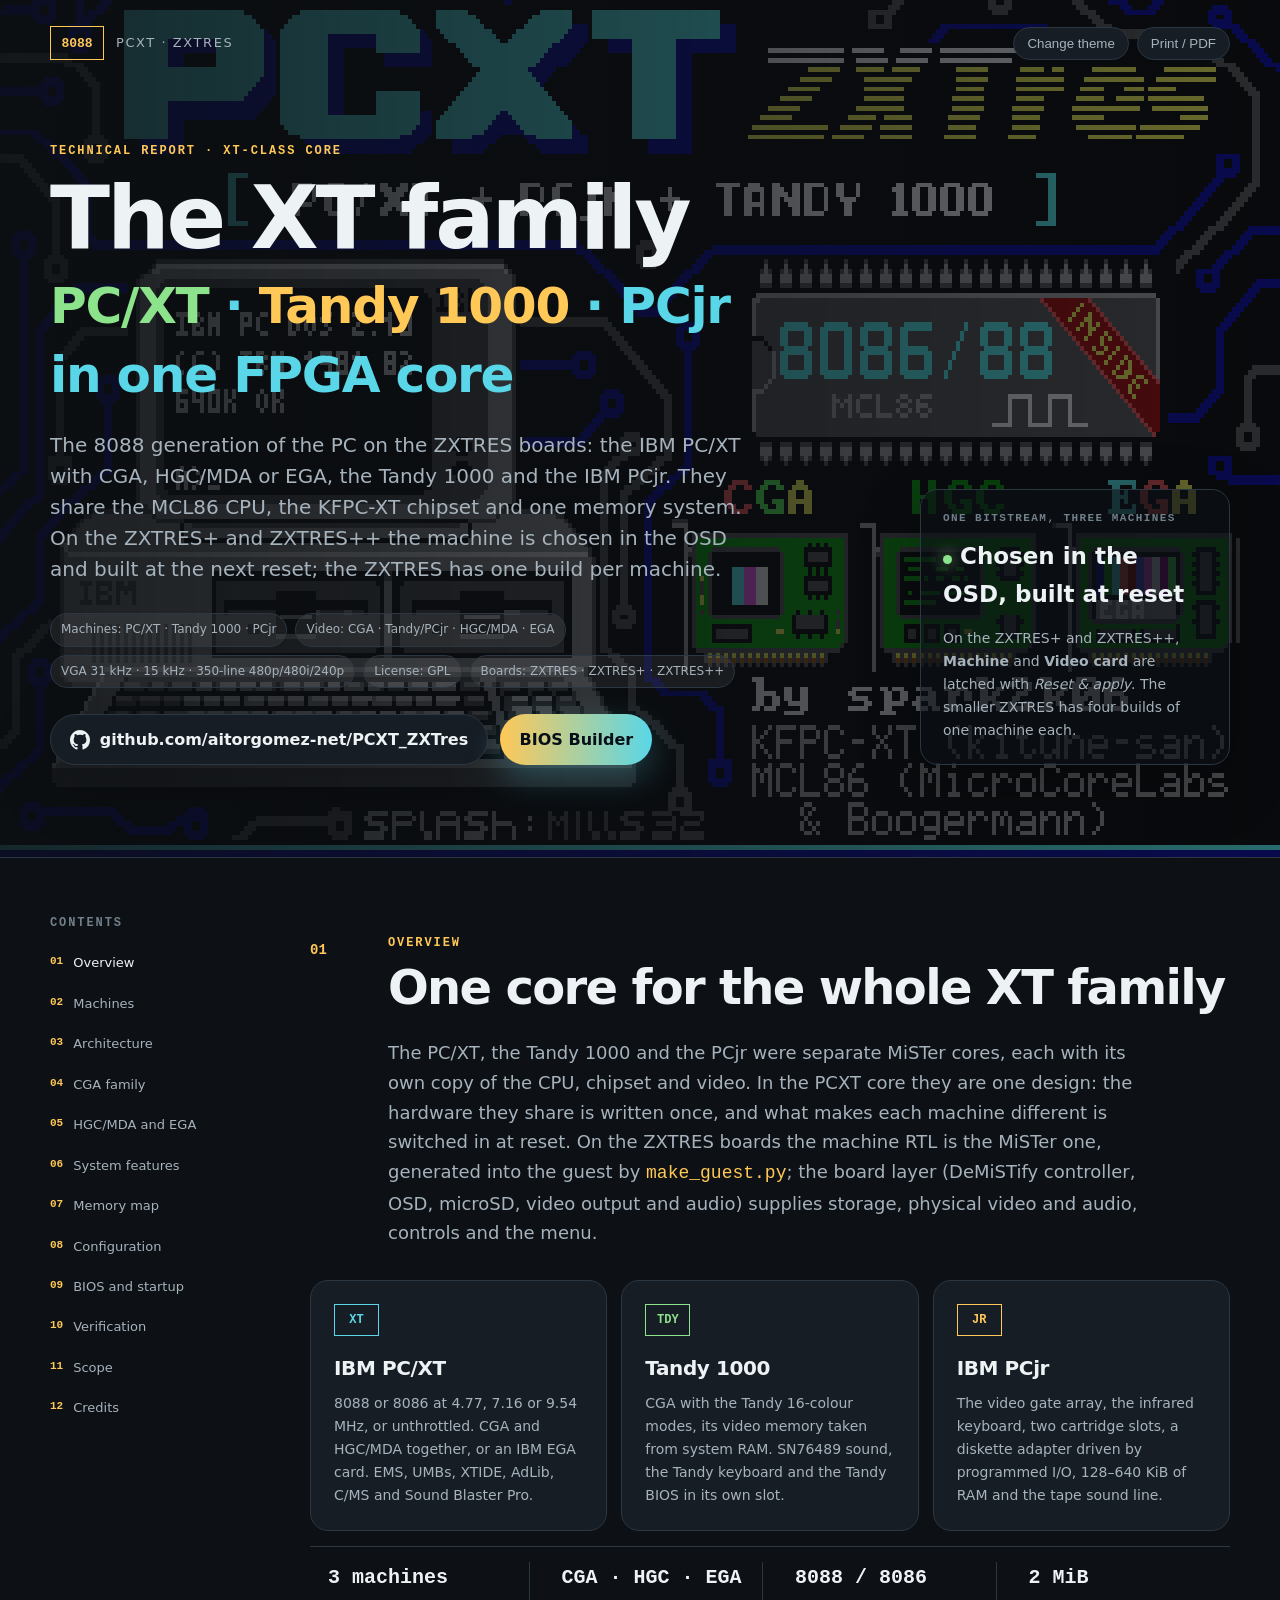
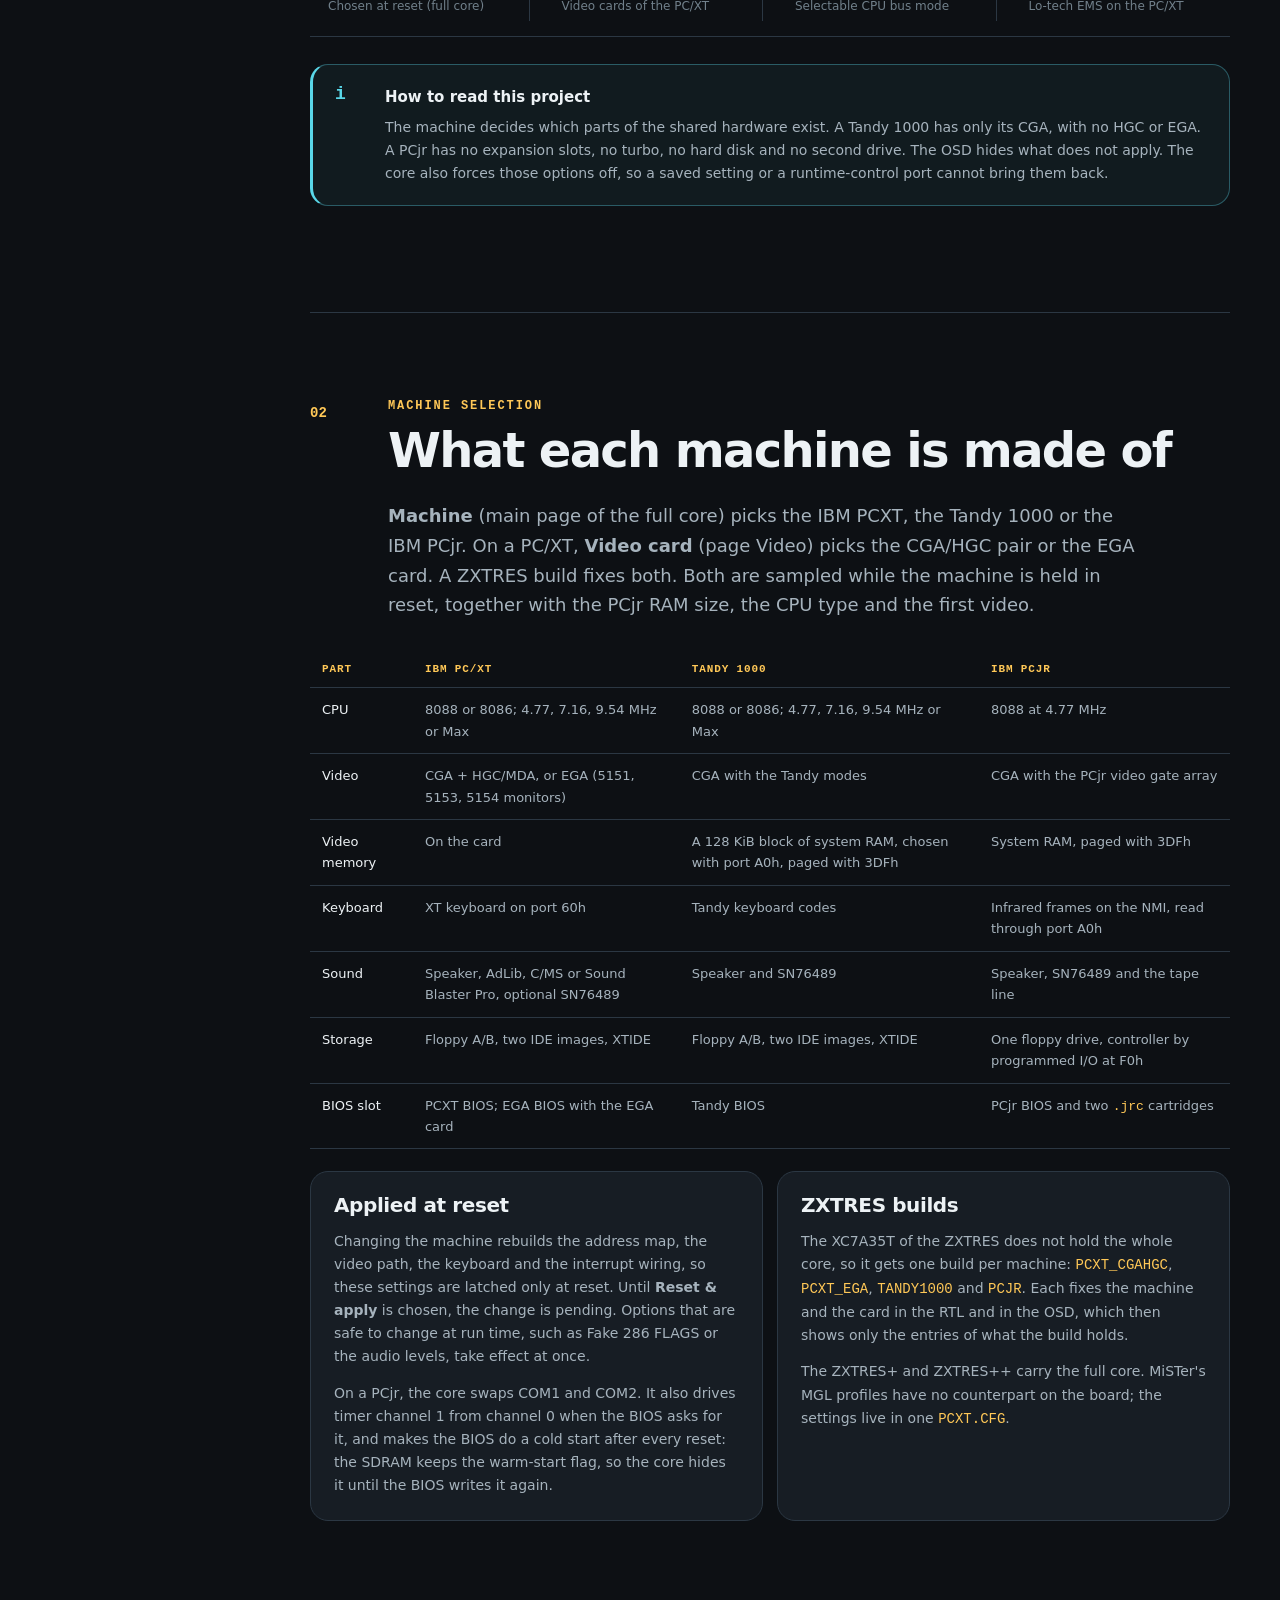
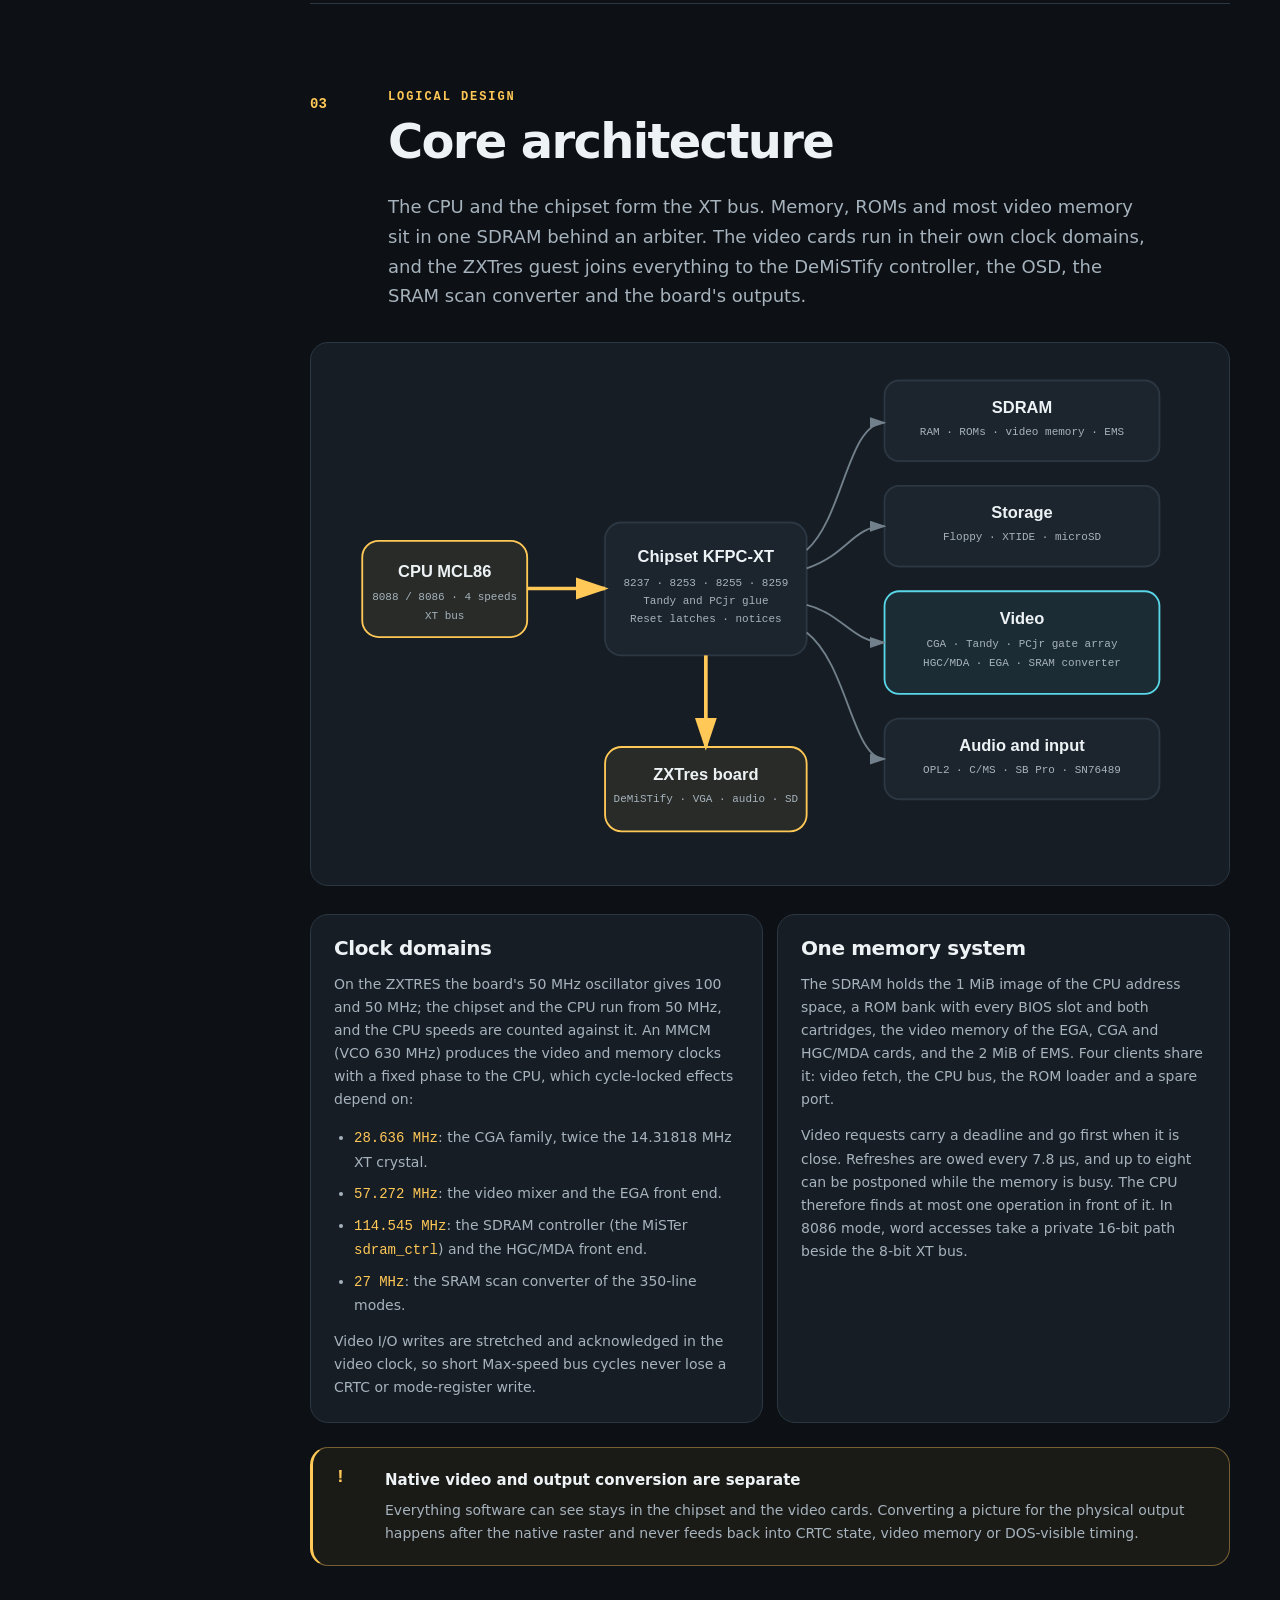
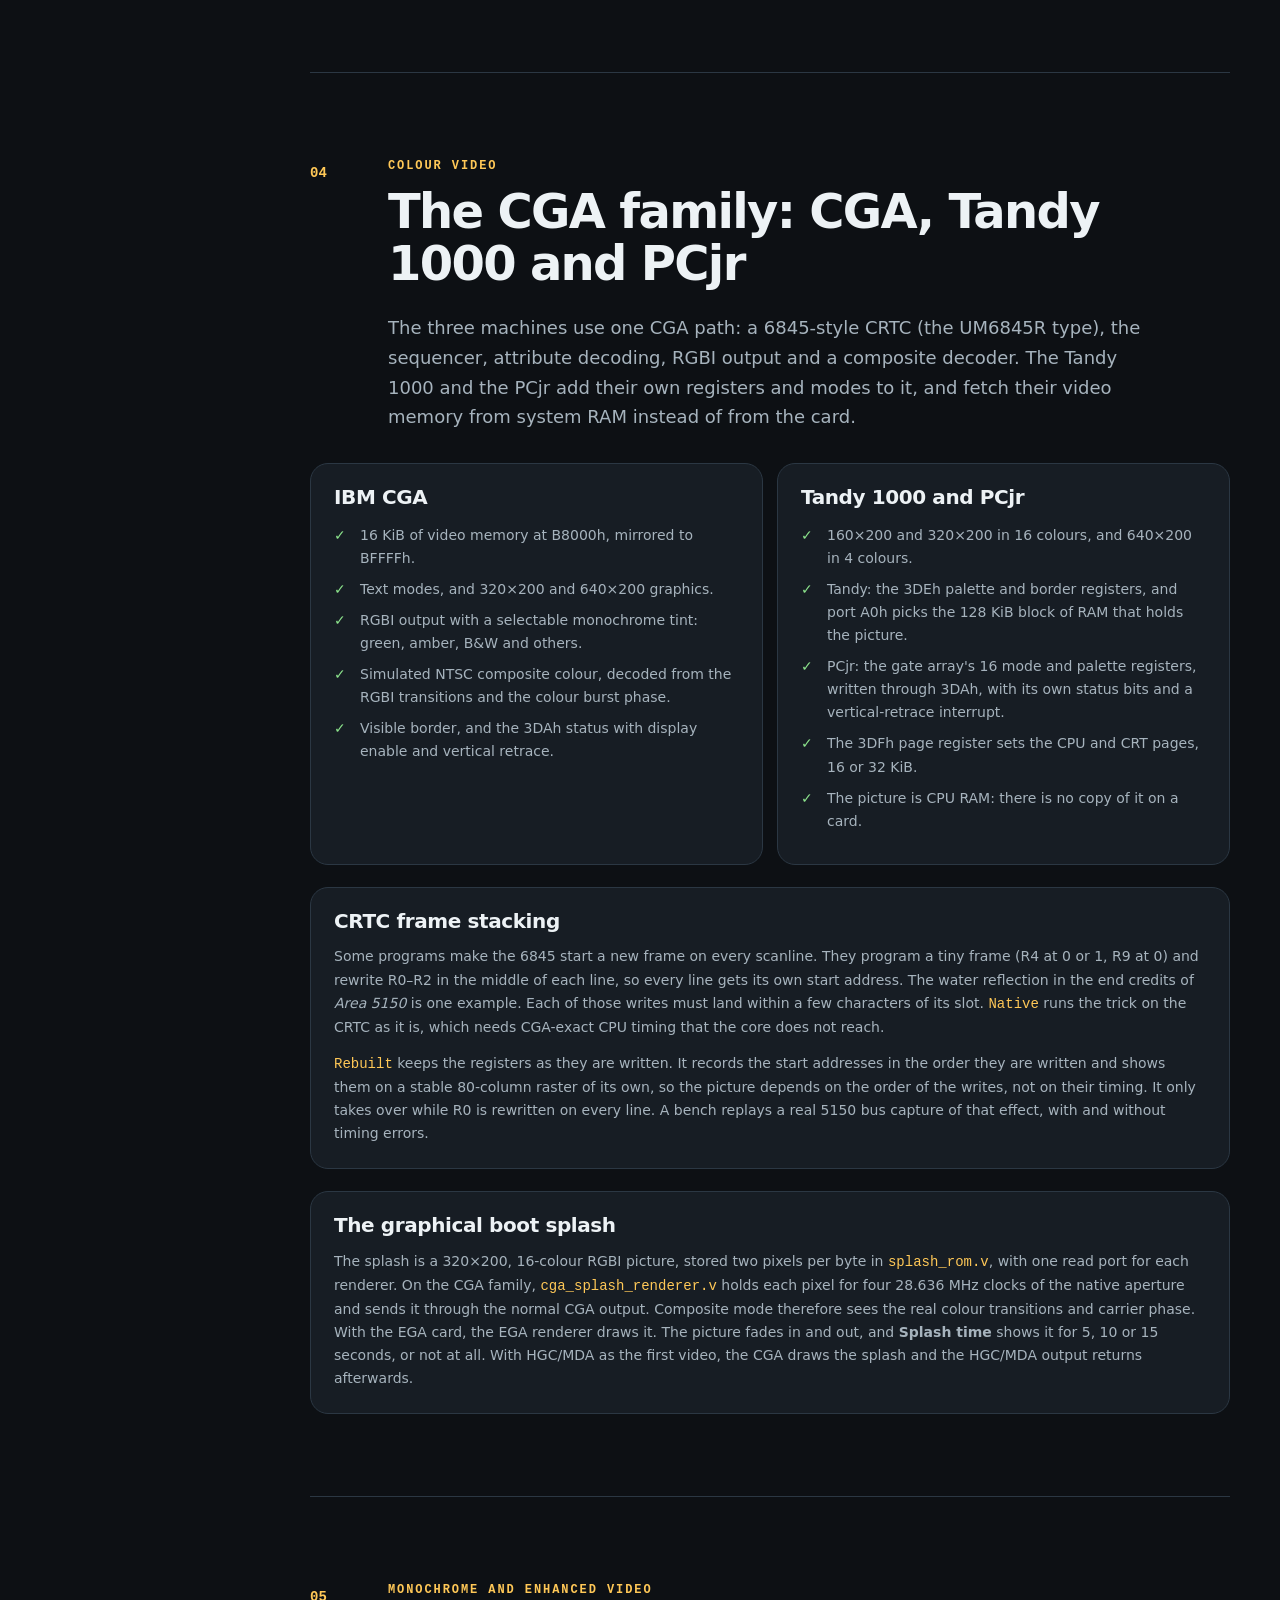
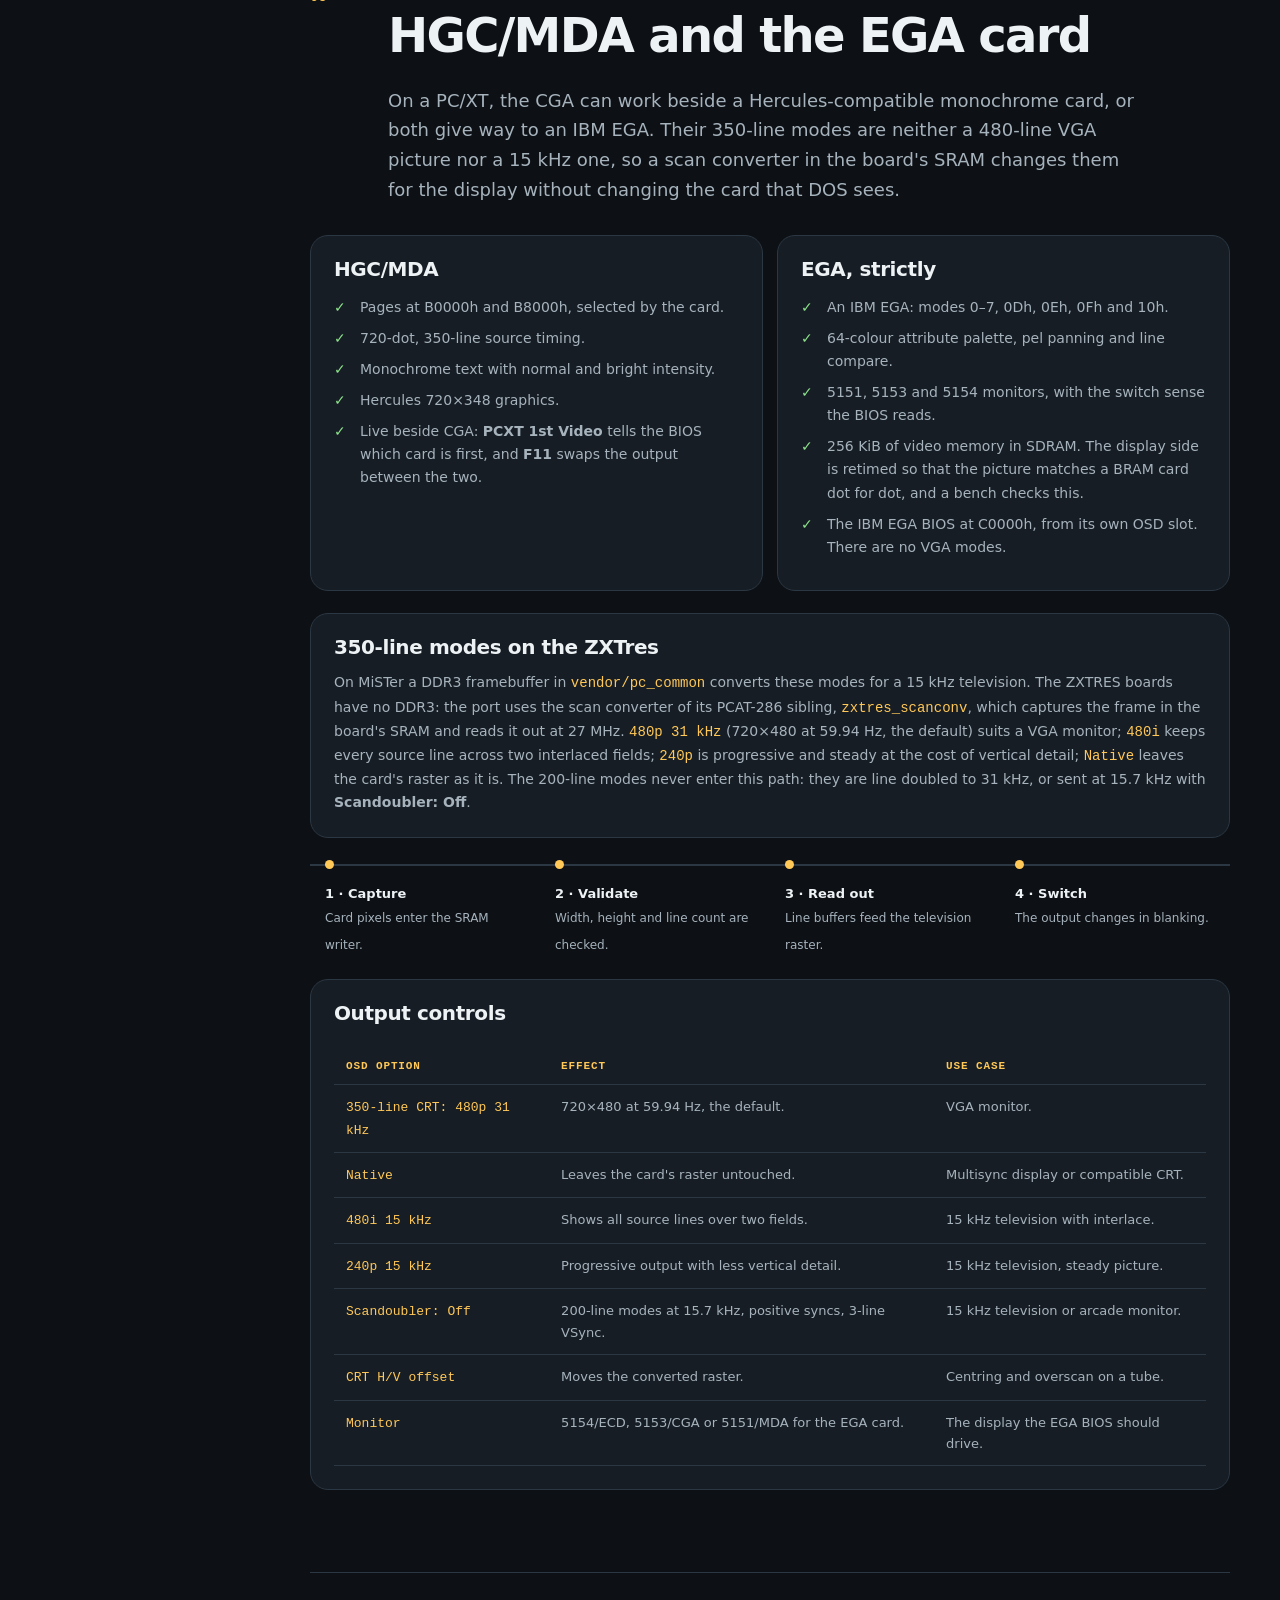
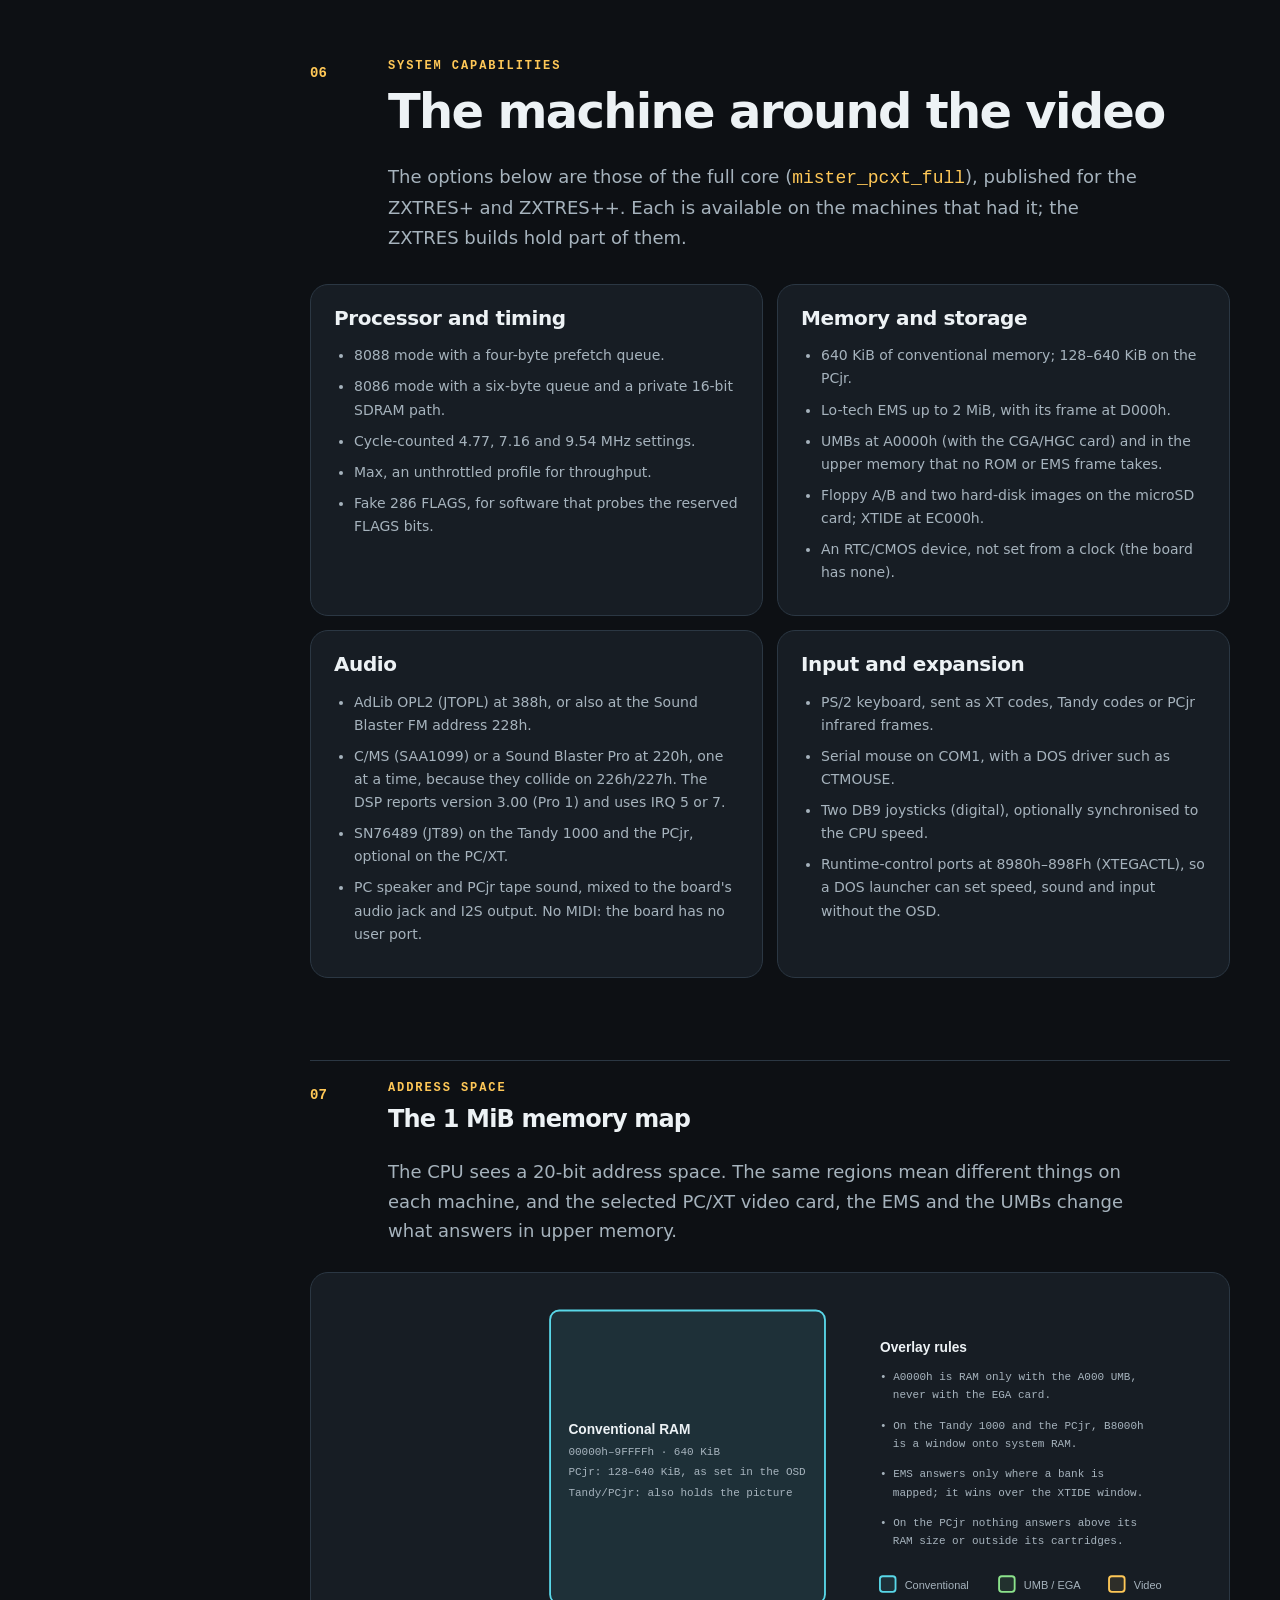
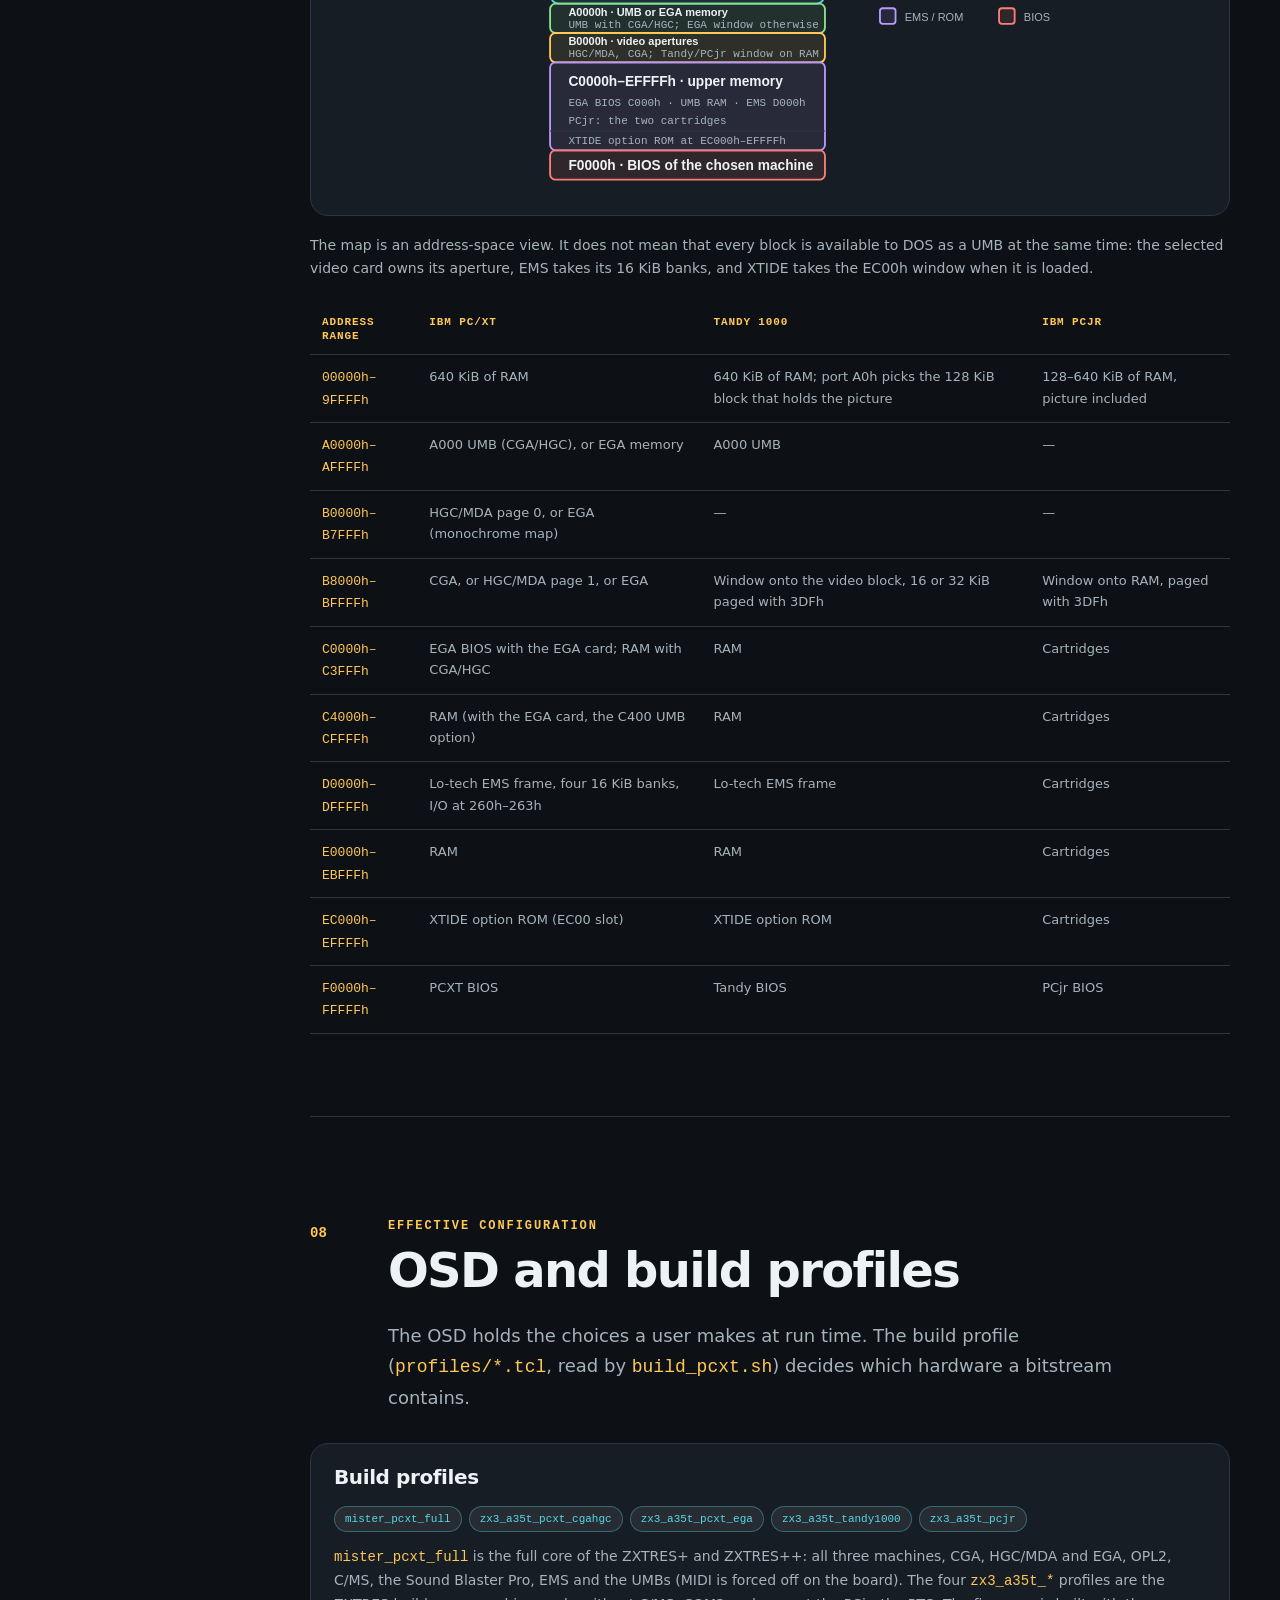
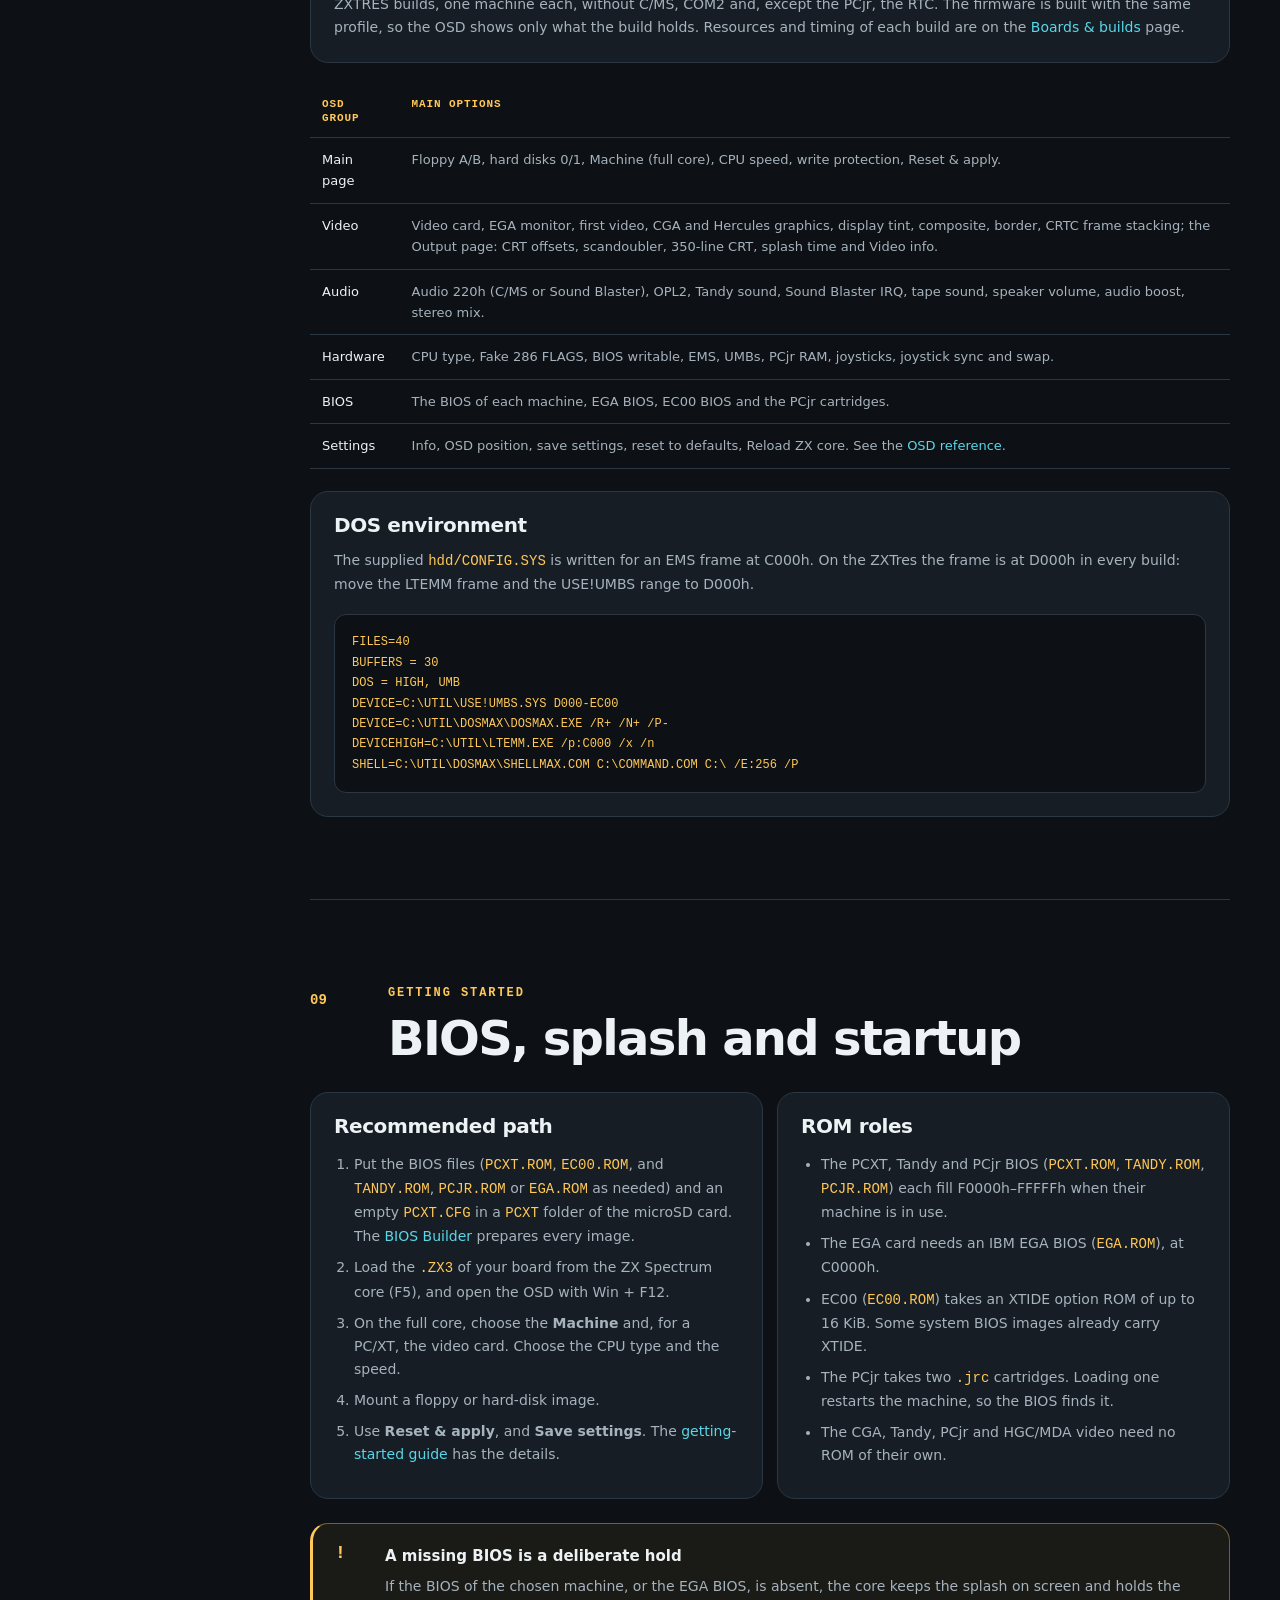
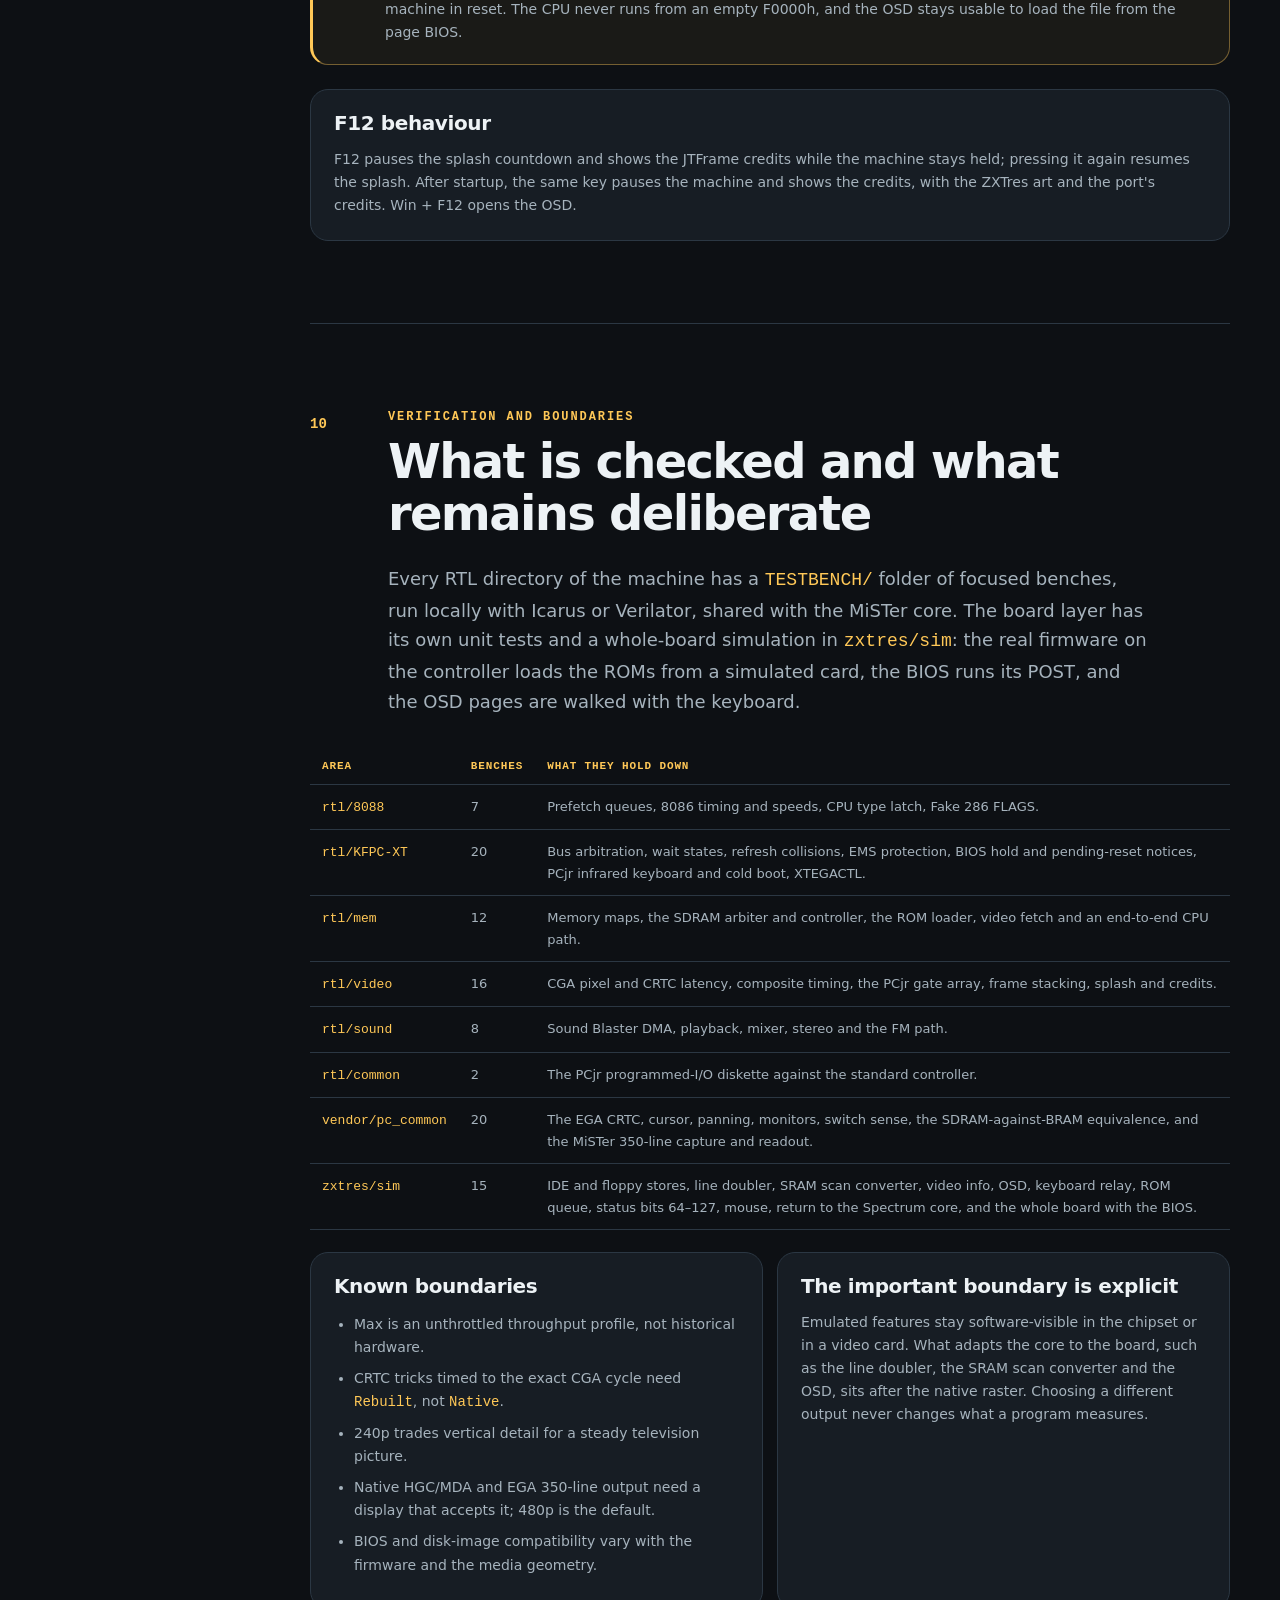
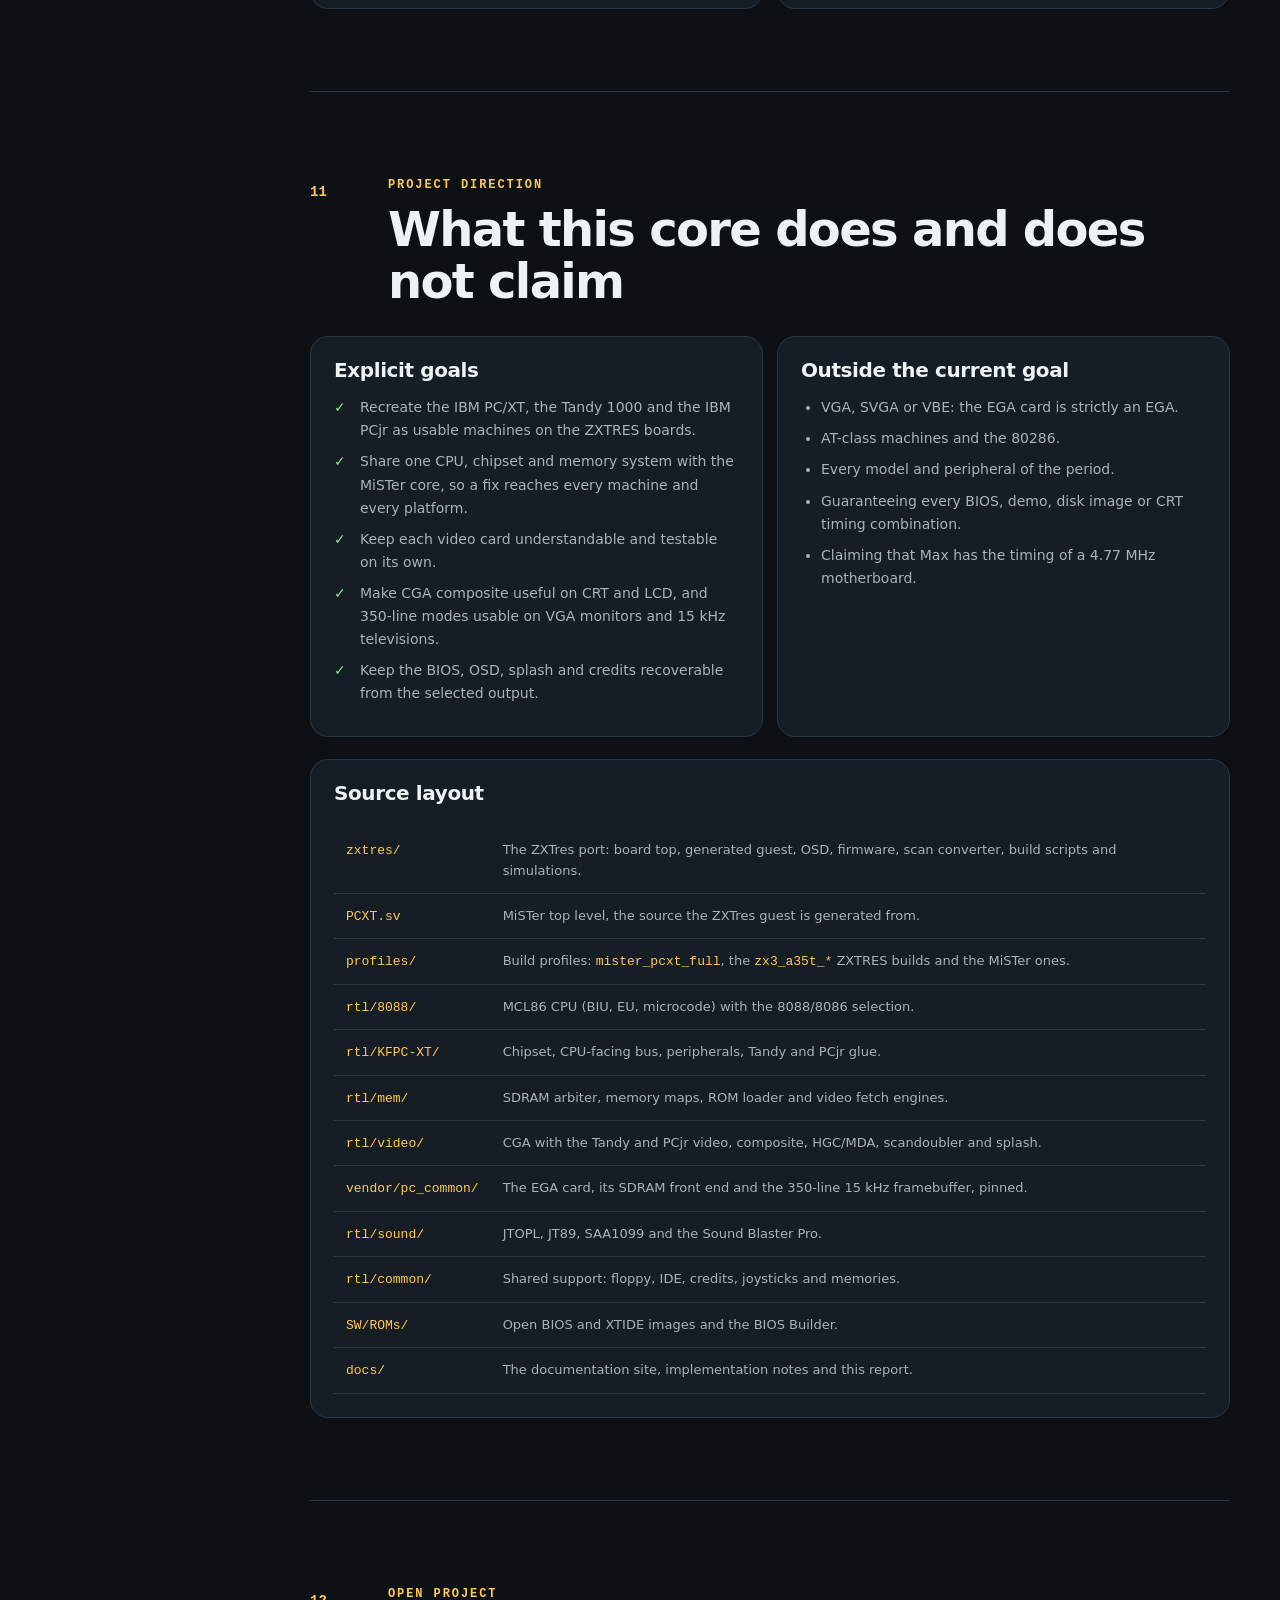
<file: docs/report/CORE_REPORT.html>
<!doctype html>
<html lang="en">
<head>
<meta charset="utf-8">
<meta name="viewport" content="width=device-width, initial-scale=1">
<meta name="description" content="Technical report for PCXT on the ZXTRES, ZXTRES+ and ZXTRES++: the IBM PC/XT, the Tandy 1000 and the IBM PCjr of the PCXT MiSTer core, with CGA, HGC/MDA and EGA video, on Artix-7.">
<title>PCXT for ZXTres · Technical report</title>
<style>
:root{--bg:#0d1014;--soft:#12171d;--panel:#171d24;--panel2:#1c242d;--line:#2b3743;--text:#edf2f5;--muted:#a6b3bd;--subtle:#71808b;--amber:#ffc857;--cyan:#59d7e8;--green:#8ce38c;--red:#ff7d75;--shadow:0 18px 60px #00000047;--radius:18px}
:root.light{--bg:#f4f6f7;--soft:#e9eef1;--panel:#fff;--panel2:#f4f7f8;--line:#d2dce2;--text:#15212a;--muted:#50606b;--subtle:#71808b;--shadow:0 18px 60px #1830401f}
*{box-sizing:border-box}html{scroll-behavior:smooth}body{margin:0;background:var(--bg);color:var(--text);font:16px/1.65 Inter,ui-sans-serif,system-ui,-apple-system,"Segoe UI",sans-serif}body:before{content:"";position:fixed;inset:0;pointer-events:none;opacity:.18;background-image:linear-gradient(#fff1 1px,transparent 1px),linear-gradient(90deg,#fff1 1px,transparent 1px);background-size:32px 32px;mask-image:linear-gradient(#000,transparent 75%)}a{color:var(--cyan);text-decoration:none}a:hover{text-decoration:underline}code,pre{font-family:"SFMono-Regular",Consolas,"Liberation Mono",monospace}code{color:var(--amber)}
.progress{position:fixed;inset:0 0 auto;height:4px;z-index:20}.progress span{display:block;height:100%;width:0;background:linear-gradient(90deg,var(--amber),var(--cyan))}
.hero{position:relative;overflow:hidden;border-bottom:1px solid var(--line);background:radial-gradient(circle at 78% 5%,#59d7e829,transparent 30%),radial-gradient(circle at 17% 15%,#ffc85721,transparent 28%),var(--soft)}.hero:after{content:"PCXT";position:absolute;right:-28px;bottom:-120px;color:#fff1;font:900 300px/1 Impact,"Arial Black",sans-serif;pointer-events:none}.hero-top,.hero-inner,.page,.footer{width:min(1180px,calc(100% - 44px));margin:auto}.hero-top{display:flex;align-items:center;justify-content:space-between;padding:26px 0 12px;position:relative;z-index:1}.brand{display:flex;gap:12px;align-items:center;color:var(--muted);font-size:13px;letter-spacing:.12em;text-transform:uppercase}.brand-mark{display:grid;place-items:center;width:54px;height:34px;border:1px solid var(--amber);color:var(--amber);font:800 13px/1 monospace;letter-spacing:0}.hero-actions{display:flex;gap:8px}.button{border:1px solid var(--line);border-radius:999px;padding:8px 13px;background:var(--panel);color:var(--muted);cursor:pointer}.button:hover{border-color:var(--cyan);color:var(--text)}.hero-inner{display:grid;grid-template-columns:minmax(0,1fr) 310px;gap:55px;align-items:end;padding:72px 0 92px;position:relative;z-index:1}.hero-kicker,.eyebrow,.toc-title{margin:0 0 12px;color:var(--amber);font:700 12px/1.2 monospace;letter-spacing:.16em;text-transform:uppercase}h1,h2,h3{margin:0;letter-spacing:-.035em;line-height:1.08}h1{max-width:800px;font-size:clamp(46px,8vw,88px);font-weight:850}h1>span{display:block;color:var(--cyan);font-size:.57em;letter-spacing:-.025em;margin-top:14px}.cga{color:var(--green)}.mda{color:var(--amber)}.hero-lead{max-width:720px;margin:28px 0 0;color:var(--muted);font-size:20px;line-height:1.55}.hero-cta{display:flex;flex-wrap:wrap;gap:12px;margin-top:26px}.cta{display:inline-flex;align-items:center;gap:.6rem;padding:.7rem 1.2rem;border-radius:999px;background:linear-gradient(90deg,var(--amber),var(--cyan));color:#071018;font-weight:700;text-decoration:none;box-shadow:0 12px 34px #59d7e847;transition:transform .15s ease,filter .15s ease}.cta svg{width:20px;height:20px;flex:none}.cta-github{border:1px solid var(--line);background:var(--panel);color:var(--text);box-shadow:var(--shadow)}.cta:hover,.cta:focus-visible{filter:brightness(1.08);transform:translateY(-1px)}.hero-meta{display:flex;flex-wrap:wrap;gap:8px;margin-top:28px}.hero-chip,.chip{display:inline-flex;padding:6px 10px;border:1px solid var(--line);border-radius:999px;background:#fff1;color:var(--muted);font-size:12px}.hero-status{padding:22px;border:1px solid var(--line);border-radius:var(--radius);background:#0d101499;box-shadow:var(--shadow)}.hero-status small{display:block;color:var(--subtle);font:700 11px/1.2 monospace;letter-spacing:.13em;text-transform:uppercase}.hero-status strong{display:block;margin:13px 0;font-size:23px}.hero-status p{margin:0;color:var(--muted);font-size:14px}.status:before{content:"";display:inline-block;width:9px;height:9px;margin-right:8px;border-radius:50%;background:var(--green);box-shadow:0 0 16px var(--green)}
.page{display:grid;grid-template-columns:190px minmax(0,1fr);gap:70px;padding:58px 0 100px}.toc{position:sticky;top:28px;align-self:start;display:grid;gap:5px}.toc-title{color:var(--subtle);margin-bottom:10px}.toc a{display:flex;gap:10px;padding:7px 0;color:var(--muted);font-size:13px}.toc a:hover,.toc a.active{color:var(--text);text-decoration:none}.nav-index{color:var(--amber);font:700 11px/1.8 monospace}.article{min-width:0}.section{padding:20px 0 82px;border-bottom:1px solid var(--line);scroll-margin-top:24px}.section+.section{padding-top:86px}.section-header{display:grid;margin-bottom:28px;grid-template-columns:58px minmax(0,1fr);gap:20px;align-items:start}.section-number{color:var(--amber);font:700 14px/1 monospace;padding-top:7px}.section h2{font-size:clamp(30px,4vw,48px)}.section-intro{max-width:760px;margin:-4px 0 31px 78px;color:var(--muted);font-size:18px}.summary-grid,.metric-strip,.split{display:grid;gap:14px}.summary-grid{grid-template-columns:repeat(3,1fr);margin-top:32px}.summary-card,.panel{border:1px solid var(--line);border-radius:var(--radius);background:var(--panel)}.summary-card{padding:23px}.summary-card .icon{display:grid;place-items:center;width:45px;height:32px;margin-bottom:22px;border:1px solid var(--cyan);color:var(--cyan);font:800 12px/1 monospace}.summary-card:nth-child(2) .icon{border-color:var(--green);color:var(--green)}.summary-card:nth-child(3) .icon{border-color:var(--amber);color:var(--amber)}.summary-card h3,.panel h3{font-size:20px;letter-spacing:-.02em}.summary-card p,.panel p{color:var(--muted)}.summary-card p{margin:12px 0 0;font-size:14px}.metric-strip{grid-template-columns:repeat(4,1fr);margin:15px 0 27px;padding:15px 0;border-top:1px solid var(--line);border-bottom:1px solid var(--line)}.metric{padding:4px 18px;border-right:1px solid var(--line)}.metric:last-child{border-right:0}.metric-value{color:var(--text);font:800 20px/1.2 monospace}.metric-label{margin-top:7px;color:var(--subtle);font-size:12px}.callout{display:grid;grid-template-columns:35px minmax(0,1fr);gap:15px;margin:24px 0;padding:20px 22px;border:1px solid #59d7e859;border-left:3px solid var(--cyan);border-radius:var(--radius);background:#59d7e80e}.callout.warning{border-color:#ffc85766;border-left-color:var(--amber);background:#ffc8570e}.callout.good{border-color:#8ce38c66;border-left-color:var(--green);background:#8ce38c0e}.callout-mark{color:var(--cyan);font:800 18px/1 monospace}.warning .callout-mark{color:var(--amber)}.good .callout-mark{color:var(--green)}.callout strong{display:block;font-size:15px}.callout p{margin:6px 0 0;color:var(--muted);font-size:14px}.split{grid-template-columns:repeat(2,1fr)}.panel{padding:23px}.panel>:first-child{margin-top:0}.panel>:last-child{margin-bottom:0}.panel p{margin:13px 0;font-size:14px}.plain-list,.check-list,ol{margin:15px 0 0;padding-left:20px;color:var(--muted);font-size:14px}.plain-list li,.check-list li,ol li{margin:8px 0}.check-list{list-style:none;padding-left:0}.check-list li{position:relative;padding-left:26px}.check-list li:before{content:"✓";position:absolute;left:0;color:var(--green);font-weight:800}.table-wrap{overflow-x:auto;margin-top:23px}table{width:100%;border-collapse:collapse;min-width:590px;font-size:13px}th,td{padding:11px 12px;border-bottom:1px solid var(--line);text-align:left;vertical-align:top}th{color:var(--amber);font:700 11px/1.3 monospace;letter-spacing:.08em;text-transform:uppercase}td{color:var(--muted)}td:first-child{color:var(--text)}pre{overflow:auto;margin:18px 0 0;padding:17px;border:1px solid var(--line);border-radius:12px;background:var(--bg);color:var(--green);font-size:12px;line-height:1.7}.architecture{margin:28px 0;padding:10px;border:1px solid var(--line);border-radius:var(--radius);background:var(--panel)}.architecture svg{display:block;width:100%;height:auto}.node{fill:var(--panel2);stroke:var(--line);stroke-width:2}.accent{fill:#ffc85714;stroke:var(--amber);stroke-width:2}.video{fill:#59d7e814;stroke:var(--cyan);stroke-width:2}.architecture .title{fill:var(--text);font:700 18px Inter,sans-serif}.architecture .small{fill:var(--muted);font:12px monospace}.architecture .line{stroke:var(--subtle);stroke-width:2;fill:none}.architecture .bus{stroke:var(--amber);stroke-width:4;fill:none}.picture{display:grid;grid-template-columns:minmax(0,1fr) 240px;gap:20px;align-items:center;margin:28px 0}.picture img{display:block;width:100%;border:1px solid var(--line);border-radius:12px;background:#000}.picture figcaption{color:var(--subtle);font-size:12px}.chips{display:flex;flex-wrap:wrap;gap:7px;margin-top:17px}.chip{color:var(--cyan);border-color:#59d7e859;font:11px monospace}.timeline{display:grid;grid-template-columns:repeat(4,1fr);margin-top:26px}.timeline>div{position:relative;padding:17px 15px 0;border-top:2px solid var(--line)}.timeline>div:before{content:"";position:absolute;left:15px;top:-6px;width:9px;height:9px;border-radius:50%;background:var(--amber)}.timeline strong{display:block;font-size:13px}.timeline span{color:var(--muted);font-size:12px}.footer{padding:25px 0 60px;color:var(--subtle);font-size:12px}.footer strong{color:var(--text)}
@media(max-width:860px){.hero-inner,.page{display:block}.hero-status{max-width:460px;margin-top:30px}.toc{position:static;grid-template-columns:repeat(2,1fr);margin-bottom:50px}.toc-title{grid-column:1/-1}.section-intro{margin-left:0}.summary-grid,.split,.picture{grid-template-columns:1fr}}
@media(max-width:560px){.hero-top{align-items:flex-start;gap:15px}.hero-actions{flex-direction:column}.hero-inner{padding:48px 0 65px}.hero-lead{font-size:17px}.metric-strip{grid-template-columns:repeat(2,1fr)}.metric:nth-child(2){border-right:0}.metric:nth-child(-n+2){border-bottom:1px solid var(--line);padding-bottom:15px}.metric:nth-child(n+3){padding-top:15px}.section-header{grid-template-columns:40px minmax(0,1fr);gap:12px}.section h2{font-size:31px}.timeline{grid-template-columns:1fr 1fr;row-gap:22px}}
@media print{:root{--bg:#fff;--soft:#fff;--panel:#fff;--panel2:#fff;--line:#cbd3d8;--text:#111;--muted:#34434d;--subtle:#61717b}body:before,.progress,.hero-actions,.hero-cta,.toc{display:none!important}.hero{border-bottom:2px solid #111}.hero-inner,.page,.footer{width:calc(100% - 35px)}.hero-inner{display:block;padding:35px 0}.hero-status{margin-top:22px;box-shadow:none}.page{display:block;padding-top:30px}.section,.section+.section{padding:25px 0 35px}.panel,.summary-card,.architecture,.callout{break-inside:avoid}a{color:inherit;text-decoration:underline}}
</style>
<style>
.picture{display:none!important}
.hero{background-image:linear-gradient(90deg,rgba(13,16,20,.90),rgba(13,16,20,.76) 52%,rgba(13,16,20,.62)),url("[data-uri]");background-size:cover;background-position:center 42%;image-rendering:pixelated;}
.hero:after{display:none}
.hero-status:before{display:none}
.memory-map-block{margin:0 0 82px;padding:20px 0 82px;border-bottom:1px solid var(--line);scroll-margin-top:24px}.memory-map-block .section-intro{margin-bottom:26px}.memory-map{padding:10px;border:1px solid var(--line);border-radius:var(--radius);background:var(--panel)}.memory-map svg{display:block;width:100%;height:auto}.memory-map .address{fill:var(--subtle);font:12px monospace}.memory-map .label{fill:var(--text);font:700 15px Inter,sans-serif}.memory-map .compact-label{fill:var(--text);font:700 12px Inter,sans-serif}.memory-map .detail{fill:var(--muted);font:12px monospace}.memory-map .block{stroke-width:2}.memory-map .conventional{fill:#59d7e81a;stroke:var(--cyan)}.memory-map .umb{fill:#8ce38c1a;stroke:var(--green)}.memory-map .video-block{fill:#ffc8571a;stroke:var(--amber)}.memory-map .upper{fill:#b998ff1a;stroke:#b998ff}.memory-map .bios{fill:#ff7d751a;stroke:var(--red)}.memory-map .separator{stroke:var(--line);stroke-width:1}.memory-map .legend{fill:var(--muted);font:12px Inter,sans-serif}.memory-map-note{margin:18px 0 0;color:var(--muted);font-size:14px}.memory-map-note code{color:var(--amber)}
.memory-map .address{display:none}
.chip.disabled{color:var(--red);border-color:#ff7d7580;background:#ff7d7514}
</style>
</head>
<body>
<div class="progress" aria-hidden="true"><span id="progress-bar"></span></div>
<header class="hero"><div class="hero-top"><div class="brand"><div class="brand-mark">8088</div><span>PCXT · ZXTres</span></div><div class="hero-actions"><button class="button" type="button" id="theme-toggle">Change theme</button><button class="button" type="button" onclick="window.print()">Print / PDF</button></div></div><div class="hero-inner"><div><p class="hero-kicker">Technical report · XT-class core</p><h1>The XT family <span><span class="cga">PC/XT</span> · <span class="mda">Tandy 1000</span> · PCjr</span><span>in one FPGA core</span></h1><p class="hero-lead">The 8088 generation of the PC on the ZXTRES boards: the IBM PC/XT with CGA, HGC/MDA or EGA, the Tandy 1000 and the IBM PCjr. They share the MCL86 CPU, the KFPC-XT chipset and one memory system. On the ZXTRES+ and ZXTRES++ the machine is chosen in the OSD and built at the next reset; the ZXTRES has one build per machine.</p><div class="hero-meta"><span class="hero-chip">Machines: PC/XT · Tandy 1000 · PCjr</span><span class="hero-chip">Video: CGA · Tandy/PCjr · HGC/MDA · EGA</span><span class="hero-chip">VGA 31 kHz · 15 kHz · 350-line 480p/480i/240p</span><span class="hero-chip">License: GPL</span><span class="hero-chip">Boards: ZXTRES · ZXTRES+ · ZXTRES++</span></div><div class="hero-cta"><a class="cta cta-github" href="https://github.com/aitorgomez-net/PCXT_ZXTres" target="_blank" rel="noopener noreferrer"><svg viewBox="0 0 16 16" fill="currentColor" aria-hidden="true"><path d="M8 0C3.58 0 0 3.58 0 8c0 3.54 2.29 6.53 5.47 7.59.4.07.55-.17.55-.38 0-.19-.01-.82-.01-1.49-2.01.37-2.53-.49-2.69-.94-.09-.23-.48-.94-.82-1.13-.28-.15-.68-.52-.01-.53.63-.01 1.08.58 1.23.82.72 1.21 1.87.87 2.33.66.07-.52.28-.87.51-1.07-1.78-.2-3.64-.89-3.64-3.95 0-.87.31-1.59.82-2.15-.08-.2-.36-1.02.08-2.12 0 0 .67-.21 2.2.82.64-.18 1.32-.27 2-.27.68 0 1.36.09 2 .27 1.53-1.04 2.2-.82 2.2-.82.44 1.1.16 1.92.08 2.12.51.56.82 1.27.82 2.15 0 3.07-1.87 3.75-3.65 3.95.29.25.54.73.54 1.48 0 1.07-.01 1.93-.01 2.2 0 .21.15.46.55.38A8.013 8.013 0 0016 8c0-4.42-3.58-8-8-8z"></path></svg>github.com/aitorgomez-net/PCXT_ZXTres</a><a class="cta" href="https://aitorgomez-net.github.io/PCXT_MiSTer/BIOS_Builder/" target="_blank" rel="noopener noreferrer">BIOS Builder</a></div></div><aside class="hero-status"><small>One bitstream, three machines</small><strong class="status">Chosen in the OSD, built at reset</strong><p>On the ZXTRES+ and ZXTRES++, <strong style="display:inline;margin:0;font-size:inherit">Machine</strong> and <strong style="display:inline;margin:0;font-size:inherit">Video card</strong> are latched with <em>Reset &amp; apply</em>. The smaller ZXTRES has four builds of one machine each.</p></aside></div></header>
<main class="page"><nav class="toc" aria-label="Report contents"><p class="toc-title">Contents</p><a href="#overview"><span class="nav-index">01</span><span>Overview</span></a><a href="#machines"><span class="nav-index">02</span><span>Machines</span></a><a href="#architecture"><span class="nav-index">03</span><span>Architecture</span></a><a href="#cga"><span class="nav-index">04</span><span>CGA family</span></a><a href="#mono-ega"><span class="nav-index">05</span><span>HGC/MDA and EGA</span></a><a href="#features"><span class="nav-index">06</span><span>System features</span></a><a href="#memory-map"><span class="nav-index">07</span><span>Memory map</span></a><a href="#configuration"><span class="nav-index">08</span><span>Configuration</span></a><a href="#startup"><span class="nav-index">09</span><span>BIOS and startup</span></a><a href="#verification"><span class="nav-index">10</span><span>Verification</span></a><a href="#scope"><span class="nav-index">11</span><span>Scope</span></a><a href="#credits"><span class="nav-index">12</span><span>Credits</span></a></nav><article class="article">
<section class="section" id="overview"><header class="section-header"><div class="section-number">01</div><div><p class="eyebrow">Overview</p><h2>One core for the whole XT family</h2></div></header><p class="section-intro">The PC/XT, the Tandy 1000 and the PCjr were separate MiSTer cores, each with its own copy of the CPU, chipset and video. In the PCXT core they are one design: the hardware they share is written once, and what makes each machine different is switched in at reset. On the ZXTRES boards the machine RTL is the MiSTer one, generated into the guest by <code>make_guest.py</code>; the board layer (DeMiSTify controller, OSD, microSD, video output and audio) supplies storage, physical video and audio, controls and the menu.</p><div class="summary-grid"><article class="summary-card"><div class="icon">XT</div><h3>IBM PC/XT</h3><p>8088 or 8086 at 4.77, 7.16 or 9.54 MHz, or unthrottled. CGA and HGC/MDA together, or an IBM EGA card. EMS, UMBs, XTIDE, AdLib, C/MS and Sound Blaster Pro.</p></article><article class="summary-card"><div class="icon">TDY</div><h3>Tandy 1000</h3><p>CGA with the Tandy 16-colour modes, its video memory taken from system RAM. SN76489 sound, the Tandy keyboard and the Tandy BIOS in its own slot.</p></article><article class="summary-card"><div class="icon">JR</div><h3>IBM PCjr</h3><p>The video gate array, the infrared keyboard, two cartridge slots, a diskette adapter driven by programmed I/O, 128–640 KiB of RAM and the tape sound line.</p></article></div><div class="metric-strip"><div class="metric"><div class="metric-value">3 machines</div><div class="metric-label">Chosen at reset (full core)</div></div><div class="metric"><div class="metric-value">CGA · HGC · EGA</div><div class="metric-label">Video cards of the PC/XT</div></div><div class="metric"><div class="metric-value">8088 / 8086</div><div class="metric-label">Selectable CPU bus mode</div></div><div class="metric"><div class="metric-value">2 MiB</div><div class="metric-label">Lo-tech EMS on the PC/XT</div></div></div><div class="callout"><div class="callout-mark">i</div><div><strong>How to read this project</strong><p>The machine decides which parts of the shared hardware exist. A Tandy 1000 has only its CGA, with no HGC or EGA. A PCjr has no expansion slots, no turbo, no hard disk and no second drive. The OSD hides what does not apply. The core also forces those options off, so a saved setting or a runtime-control port cannot bring them back.</p></div></div></section>
<section class="section" id="machines"><header class="section-header"><div class="section-number">02</div><div><p class="eyebrow">Machine selection</p><h2>What each machine is made of</h2></div></header><p class="section-intro"><strong>Machine</strong> (main page of the full core) picks the IBM PCXT, the Tandy 1000 or the IBM PCjr. On a PC/XT, <strong>Video card</strong> (page Video) picks the CGA/HGC pair or the EGA card. A ZXTRES build fixes both. Both are sampled while the machine is held in reset, together with the PCjr RAM size, the CPU type and the first video.</p><div class="table-wrap"><table><thead><tr><th>Part</th><th>IBM PC/XT</th><th>Tandy 1000</th><th>IBM PCjr</th></tr></thead><tbody><tr><td>CPU</td><td>8088 or 8086; 4.77, 7.16, 9.54 MHz or Max</td><td>8088 or 8086; 4.77, 7.16, 9.54 MHz or Max</td><td>8088 at 4.77 MHz</td></tr><tr><td>Video</td><td>CGA + HGC/MDA, or EGA (5151, 5153, 5154 monitors)</td><td>CGA with the Tandy modes</td><td>CGA with the PCjr video gate array</td></tr><tr><td>Video memory</td><td>On the card</td><td>A 128 KiB block of system RAM, chosen with port A0h, paged with 3DFh</td><td>System RAM, paged with 3DFh</td></tr><tr><td>Keyboard</td><td>XT keyboard on port 60h</td><td>Tandy keyboard codes</td><td>Infrared frames on the NMI, read through port A0h</td></tr><tr><td>Sound</td><td>Speaker, AdLib, C/MS or Sound Blaster Pro, optional SN76489</td><td>Speaker and SN76489</td><td>Speaker, SN76489 and the tape line</td></tr><tr><td>Storage</td><td>Floppy A/B, two IDE images, XTIDE</td><td>Floppy A/B, two IDE images, XTIDE</td><td>One floppy drive, controller by programmed I/O at F0h</td></tr><tr><td>BIOS slot</td><td>PCXT BIOS; EGA BIOS with the EGA card</td><td>Tandy BIOS</td><td>PCjr BIOS and two <code>.jrc</code> cartridges</td></tr></tbody></table></div><div class="split" style="margin-top:22px"><div class="panel"><h3>Applied at reset</h3><p>Changing the machine rebuilds the address map, the video path, the keyboard and the interrupt wiring, so these settings are latched only at reset. Until <strong>Reset &amp; apply</strong> is chosen, the change is pending. Options that are safe to change at run time, such as Fake 286 FLAGS or the audio levels, take effect at once.</p><p>On a PCjr, the core swaps COM1 and COM2. It also drives timer channel 1 from channel 0 when the BIOS asks for it, and makes the BIOS do a cold start after every reset: the SDRAM keeps the warm-start flag, so the core hides it until the BIOS writes it again.</p></div><div class="panel"><h3>ZXTRES builds</h3><p>The XC7A35T of the ZXTRES does not hold the whole core, so it gets one build per machine: <code>PCXT_CGAHGC</code>, <code>PCXT_EGA</code>, <code>TANDY1000</code> and <code>PCJR</code>. Each fixes the machine and the card in the RTL and in the OSD, which then shows only the entries of what the build holds.</p><p>The ZXTRES+ and ZXTRES++ carry the full core. MiSTer's MGL profiles have no counterpart on the board; the settings live in one <code>PCXT.CFG</code>.</p></div></div></section>
<section class="section" id="architecture"><header class="section-header"><div class="section-number">03</div><div><p class="eyebrow">Logical design</p><h2>Core architecture</h2></div></header><p class="section-intro">The CPU and the chipset form the XT bus. Memory, ROMs and most video memory sit in one SDRAM behind an arbiter. The video cards run in their own clock domains, and the ZXTres guest joins everything to the DeMiSTify controller, the OSD, the SRAM scan converter and the board's outputs.</p><div class="architecture"><svg viewBox="0 0 980 570" role="img" aria-label="Logical architecture of the PCXT core"><defs><marker id="a" markerWidth="10" markerHeight="10" refX="8" refY="3" orient="auto"><path d="M0,0 L0,6 L9,3 z" fill="var(--subtle)"/></marker><marker id="b" markerWidth="10" markerHeight="10" refX="8" refY="3" orient="auto"><path d="M0,0 L0,6 L9,3 z" fill="var(--amber)"/></marker></defs><rect class="accent" x="45" y="205" width="180" height="105" rx="18"/><text class="title" x="135" y="245" text-anchor="middle">CPU MCL86</text><text class="small" x="135" y="270" text-anchor="middle">8088 / 8086 · 4 speeds</text><text class="small" x="135" y="290" text-anchor="middle">XT bus</text><rect class="node" x="310" y="185" width="220" height="145" rx="18"/><text class="title" x="420" y="228" text-anchor="middle">Chipset KFPC-XT</text><text class="small" x="420" y="254" text-anchor="middle">8237 · 8253 · 8255 · 8259</text><text class="small" x="420" y="274" text-anchor="middle">Tandy and PCjr glue</text><text class="small" x="420" y="294" text-anchor="middle">Reset latches · notices</text><rect class="node" x="615" y="30" width="300" height="88" rx="16"/><text class="title" x="765" y="65" text-anchor="middle">SDRAM</text><text class="small" x="765" y="89" text-anchor="middle">RAM · ROMs · video memory · EMS</text><rect class="node" x="615" y="145" width="300" height="88" rx="16"/><text class="title" x="765" y="180" text-anchor="middle">Storage</text><text class="small" x="765" y="204" text-anchor="middle">Floppy · XTIDE · microSD</text><rect class="video" x="615" y="260" width="300" height="112" rx="16"/><text class="title" x="765" y="296" text-anchor="middle">Video</text><text class="small" x="765" y="321" text-anchor="middle">CGA · Tandy · PCjr gate array</text><text class="small" x="765" y="342" text-anchor="middle">HGC/MDA · EGA · SRAM converter</text><rect class="node" x="615" y="399" width="300" height="88" rx="16"/><text class="title" x="765" y="434" text-anchor="middle">Audio and input</text><text class="small" x="765" y="458" text-anchor="middle">OPL2 · C/MS · SB Pro · SN76489</text><rect class="accent" x="310" y="430" width="220" height="92" rx="18"/><text class="title" x="420" y="466" text-anchor="middle">ZXTres board</text><text class="small" x="420" y="490" text-anchor="middle">DeMiSTify · VGA · audio · SD</text><path class="bus" marker-end="url(#b)" d="M225 257 L310 257"/><path class="line" marker-end="url(#a)" d="M530 215 C570 180 575 76 615 76"/><path class="line" marker-end="url(#a)" d="M530 235 C575 220 580 189 615 189"/><path class="line" marker-end="url(#a)" d="M530 275 C570 285 580 316 615 316"/><path class="line" marker-end="url(#a)" d="M530 305 C575 340 580 443 615 443"/><path class="bus" marker-end="url(#b)" d="M420 330 L420 430"/></svg></div><div class="split"><div class="panel"><h3>Clock domains</h3><p>On the ZXTRES the board's 50 MHz oscillator gives 100 and 50 MHz; the chipset and the CPU run from 50 MHz, and the CPU speeds are counted against it. An MMCM (VCO 630 MHz) produces the video and memory clocks with a fixed phase to the CPU, which cycle-locked effects depend on:</p><ul class="plain-list"><li><code>28.636 MHz</code>: the CGA family, twice the 14.31818 MHz XT crystal.</li><li><code>57.272 MHz</code>: the video mixer and the EGA front end.</li><li><code>114.545 MHz</code>: the SDRAM controller (the MiSTer <code>sdram_ctrl</code>) and the HGC/MDA front end.</li><li><code>27 MHz</code>: the SRAM scan converter of the 350-line modes.</li></ul><p>Video I/O writes are stretched and acknowledged in the video clock, so short Max-speed bus cycles never lose a CRTC or mode-register write.</p></div><div class="panel"><h3>One memory system</h3><p>The SDRAM holds the 1 MiB image of the CPU address space, a ROM bank with every BIOS slot and both cartridges, the video memory of the EGA, CGA and HGC/MDA cards, and the 2 MiB of EMS. Four clients share it: video fetch, the CPU bus, the ROM loader and a spare port.</p><p>Video requests carry a deadline and go first when it is close. Refreshes are owed every 7.8 µs, and up to eight can be postponed while the memory is busy. The CPU therefore finds at most one operation in front of it. In 8086 mode, word accesses take a private 16-bit path beside the 8-bit XT bus.</p></div></div><div class="callout warning"><div class="callout-mark">!</div><div><strong>Native video and output conversion are separate</strong><p>Everything software can see stays in the chipset and the video cards. Converting a picture for the physical output happens after the native raster and never feeds back into CRTC state, video memory or DOS-visible timing.</p></div></div></section>
<section class="section" id="cga"><header class="section-header"><div class="section-number">04</div><div><p class="eyebrow">Colour video</p><h2>The CGA family: CGA, Tandy 1000 and PCjr</h2></div></header><p class="section-intro">The three machines use one CGA path: a 6845-style CRTC (the UM6845R type), the sequencer, attribute decoding, RGBI output and a composite decoder. The Tandy 1000 and the PCjr add their own registers and modes to it, and fetch their video memory from system RAM instead of from the card.</p><div class="split"><div class="panel"><h3>IBM CGA</h3><ul class="check-list"><li>16 KiB of video memory at B8000h, mirrored to BFFFFh.</li><li>Text modes, and 320×200 and 640×200 graphics.</li><li>RGBI output with a selectable monochrome tint: green, amber, B&amp;W and others.</li><li>Simulated NTSC composite colour, decoded from the RGBI transitions and the colour burst phase.</li><li>Visible border, and the 3DAh status with display enable and vertical retrace.</li></ul></div><div class="panel"><h3>Tandy 1000 and PCjr</h3><ul class="check-list"><li>160×200 and 320×200 in 16 colours, and 640×200 in 4 colours.</li><li>Tandy: the 3DEh palette and border registers, and port A0h picks the 128 KiB block of RAM that holds the picture.</li><li>PCjr: the gate array's 16 mode and palette registers, written through 3DAh, with its own status bits and a vertical-retrace interrupt.</li><li>The 3DFh page register sets the CPU and CRT pages, 16 or 32 KiB.</li><li>The picture is CPU RAM: there is no copy of it on a card.</li></ul></div></div><div class="panel" style="margin-top:22px"><h3>CRTC frame stacking</h3><p>Some programs make the 6845 start a new frame on every scanline. They program a tiny frame (R4 at 0 or 1, R9 at 0) and rewrite R0–R2 in the middle of each line, so every line gets its own start address. The water reflection in the end credits of <em>Area 5150</em> is one example. Each of those writes must land within a few characters of its slot. <code>Native</code> runs the trick on the CRTC as it is, which needs CGA-exact CPU timing that the core does not reach.</p><p><code>Rebuilt</code> keeps the registers as they are written. It records the start addresses in the order they are written and shows them on a stable 80-column raster of its own, so the picture depends on the order of the writes, not on their timing. It only takes over while R0 is rewritten on every line. A bench replays a real 5150 bus capture of that effect, with and without timing errors.</p></div><div class="panel" style="margin-top:22px"><h3>The graphical boot splash</h3><p>The splash is a 320×200, 16-colour RGBI picture, stored two pixels per byte in <code>splash_rom.v</code>, with one read port for each renderer. On the CGA family, <code>cga_splash_renderer.v</code> holds each pixel for four 28.636 MHz clocks of the native aperture and sends it through the normal CGA output. Composite mode therefore sees the real colour transitions and carrier phase. With the EGA card, the EGA renderer draws it. The picture fades in and out, and <strong>Splash time</strong> shows it for 5, 10 or 15 seconds, or not at all. With HGC/MDA as the first video, the CGA draws the splash and the HGC/MDA output returns afterwards.</p></div></section>
<section class="section" id="mono-ega"><header class="section-header"><div class="section-number">05</div><div><p class="eyebrow">Monochrome and enhanced video</p><h2>HGC/MDA and the EGA card</h2></div></header><p class="section-intro">On a PC/XT, the CGA can work beside a Hercules-compatible monochrome card, or both give way to an IBM EGA. Their 350-line modes are neither a 480-line VGA picture nor a 15 kHz one, so a scan converter in the board's SRAM changes them for the display without changing the card that DOS sees.</p><div class="split"><div class="panel"><h3>HGC/MDA</h3><ul class="check-list"><li>Pages at B0000h and B8000h, selected by the card.</li><li>720-dot, 350-line source timing.</li><li>Monochrome text with normal and bright intensity.</li><li>Hercules 720×348 graphics.</li><li>Live beside CGA: <strong>PCXT 1st Video</strong> tells the BIOS which card is first, and <strong>F11</strong> swaps the output between the two.</li></ul></div><div class="panel"><h3>EGA, strictly</h3><ul class="check-list"><li>An IBM EGA: modes 0–7, 0Dh, 0Eh, 0Fh and 10h.</li><li>64-colour attribute palette, pel panning and line compare.</li><li>5151, 5153 and 5154 monitors, with the switch sense the BIOS reads.</li><li>256 KiB of video memory in SDRAM. The display side is retimed so that the picture matches a BRAM card dot for dot, and a bench checks this.</li><li>The IBM EGA BIOS at C0000h, from its own OSD slot. There are no VGA modes.</li></ul></div></div><div class="panel" style="margin-top:22px"><h3>350-line modes on the ZXTres</h3><p>On MiSTer a DDR3 framebuffer in <code>vendor/pc_common</code> converts these modes for a 15 kHz television. The ZXTRES boards have no DDR3: the port uses the scan converter of its PCAT-286 sibling, <code>zxtres_scanconv</code>, which captures the frame in the board's SRAM and reads it out at 27 MHz. <code>480p 31 kHz</code> (720×480 at 59.94 Hz, the default) suits a VGA monitor; <code>480i</code> keeps every source line across two interlaced fields; <code>240p</code> is progressive and steady at the cost of vertical detail; <code>Native</code> leaves the card's raster as it is. The 200-line modes never enter this path: they are line doubled to 31 kHz, or sent at 15.7 kHz with <strong>Scandoubler: Off</strong>.</p></div><div class="timeline"><div><strong>1 · Capture</strong><span>Card pixels enter the SRAM writer.</span></div><div><strong>2 · Validate</strong><span>Width, height and line count are checked.</span></div><div><strong>3 · Read out</strong><span>Line buffers feed the television raster.</span></div><div><strong>4 · Switch</strong><span>The output changes in blanking.</span></div></div><div class="panel" style="margin-top:22px"><h3>Output controls</h3><div class="table-wrap"><table><thead><tr><th>OSD option</th><th>Effect</th><th>Use case</th></tr></thead><tbody><tr><td><code>350-line CRT: 480p 31 kHz</code></td><td>720×480 at 59.94 Hz, the default.</td><td>VGA monitor.</td></tr><tr><td><code>Native</code></td><td>Leaves the card's raster untouched.</td><td>Multisync display or compatible CRT.</td></tr><tr><td><code>480i 15 kHz</code></td><td>Shows all source lines over two fields.</td><td>15 kHz television with interlace.</td></tr><tr><td><code>240p 15 kHz</code></td><td>Progressive output with less vertical detail.</td><td>15 kHz television, steady picture.</td></tr><tr><td><code>Scandoubler: Off</code></td><td>200-line modes at 15.7 kHz, positive syncs, 3-line VSync.</td><td>15 kHz television or arcade monitor.</td></tr><tr><td><code>CRT H/V offset</code></td><td>Moves the converted raster.</td><td>Centring and overscan on a tube.</td></tr><tr><td><code>Monitor</code></td><td>5154/ECD, 5153/CGA or 5151/MDA for the EGA card.</td><td>The display the EGA BIOS should drive.</td></tr></tbody></table></div></div></section>
<section class="section" id="features"><header class="section-header"><div class="section-number">06</div><div><p class="eyebrow">System capabilities</p><h2>The machine around the video</h2></div></header><p class="section-intro">The options below are those of the full core (<code>mister_pcxt_full</code>), published for the ZXTRES+ and ZXTRES++. Each is available on the machines that had it; the ZXTRES builds hold part of them.</p><div class="split"><div class="panel"><h3>Processor and timing</h3><ul class="plain-list"><li>8088 mode with a four-byte prefetch queue.</li><li>8086 mode with a six-byte queue and a private 16-bit SDRAM path.</li><li>Cycle-counted 4.77, 7.16 and 9.54 MHz settings.</li><li>Max, an unthrottled profile for throughput.</li><li>Fake 286 FLAGS, for software that probes the reserved FLAGS bits.</li></ul></div><div class="panel"><h3>Memory and storage</h3><ul class="plain-list"><li>640 KiB of conventional memory; 128–640 KiB on the PCjr.</li><li>Lo-tech EMS up to 2 MiB, with its frame at D000h.</li><li>UMBs at A0000h (with the CGA/HGC card) and in the upper memory that no ROM or EMS frame takes.</li><li>Floppy A/B and two hard-disk images on the microSD card; XTIDE at EC000h.</li><li>An RTC/CMOS device, not set from a clock (the board has none).</li></ul></div><div class="panel"><h3>Audio</h3><ul class="plain-list"><li>AdLib OPL2 (JTOPL) at 388h, or also at the Sound Blaster FM address 228h.</li><li>C/MS (SAA1099) or a Sound Blaster Pro at 220h, one at a time, because they collide on 226h/227h. The DSP reports version 3.00 (Pro 1) and uses IRQ 5 or 7.</li><li>SN76489 (JT89) on the Tandy 1000 and the PCjr, optional on the PC/XT.</li><li>PC speaker and PCjr tape sound, mixed to the board's audio jack and I2S output. No MIDI: the board has no user port.</li></ul></div><div class="panel"><h3>Input and expansion</h3><ul class="plain-list"><li>PS/2 keyboard, sent as XT codes, Tandy codes or PCjr infrared frames.</li><li>Serial mouse on COM1, with a DOS driver such as CTMOUSE.</li><li>Two DB9 joysticks (digital), optionally synchronised to the CPU speed.</li><li>Runtime-control ports at 8980h–898Fh (XTEGACTL), so a DOS launcher can set speed, sound and input without the OSD.</li></ul></div></div></section>
<div class="memory-map-block" id="memory-map"><header class="section-header"><div class="section-number">07</div><div><p class="eyebrow">Address space</p><h2>The 1 MiB memory map</h2></div></header><p class="section-intro">The CPU sees a 20-bit address space. The same regions mean different things on each machine, and the selected PC/XT video card, the EMS and the UMBs change what answers in upper memory.</p><div class="memory-map"><svg viewBox="0 0 980 570" role="img" aria-labelledby="mem-title mem-desc"><title id="mem-title">One megabyte memory map of the XT-class core</title><desc id="mem-desc">From low to high addresses: conventional RAM, the A0000h region, the video apertures, upper memory for EMS, UMBs, ROMs and PCjr cartridges, and the BIOS of the chosen machine.</desc><rect class="conventional block" x="250" y="30" width="300" height="320" rx="10"/><text class="label" x="270" y="165">Conventional RAM</text><text class="detail" x="270" y="188">00000h–9FFFFh · 640 KiB</text><text class="detail" x="270" y="210">PCjr: 128–640 KiB, as set in the OSD</text><text class="detail" x="270" y="232">Tandy/PCjr: also holds the picture</text><rect class="umb block" x="250" y="350" width="300" height="32" rx="6"/><text class="compact-label" x="270" y="363">A0000h · UMB or EGA memory</text><text class="detail" x="270" y="376">UMB with CGA/HGC; EGA window otherwise</text><rect class="video-block block" x="250" y="382" width="300" height="32" rx="6"/><text class="compact-label" x="270" y="395">B0000h · video apertures</text><text class="detail" x="270" y="408">HGC/MDA, CGA; Tandy/PCjr window on RAM</text><rect class="upper block" x="250" y="414" width="300" height="96" rx="6"/><text class="label" x="270" y="440">C0000h–EFFFFh · upper memory</text><text class="detail" x="270" y="462">EGA BIOS C000h · UMB RAM · EMS D000h</text><text class="detail" x="270" y="481">PCjr: the two cartridges</text><line class="separator" x1="250" y1="489" x2="550" y2="489"/><text class="detail" x="270" y="503">XTIDE option ROM at EC000h–EFFFFh</text><rect class="bios block" x="250" y="510" width="300" height="32" rx="6"/><text class="label" x="270" y="531">F0000h · BIOS of the chosen machine</text><text class="address" x="250" y="23">Low addresses</text><g transform="translate(610 75)"><text class="label" x="0" y="0">Overlay rules</text><text class="detail" x="0" y="31">• A0000h is RAM only with the A000 UMB,</text><text class="detail" x="14" y="51">never with the EGA card.</text><text class="detail" x="0" y="84">• On the Tandy 1000 and the PCjr, B8000h</text><text class="detail" x="14" y="104">is a window onto system RAM.</text><text class="detail" x="0" y="137">• EMS answers only where a bank is</text><text class="detail" x="14" y="157">mapped; it wins over the XTIDE window.</text><text class="detail" x="0" y="190">• On the PCjr nothing answers above its</text><text class="detail" x="14" y="210">RAM size or outside its cartridges.</text><rect class="conventional block" x="0" y="245" width="17" height="17" rx="3"/><text class="legend" x="27" y="259">Conventional</text><rect class="umb block" x="130" y="245" width="17" height="17" rx="3"/><text class="legend" x="157" y="259">UMB / EGA</text><rect class="video-block block" x="250" y="245" width="17" height="17" rx="3"/><text class="legend" x="277" y="259">Video</text><rect class="upper block" x="0" y="280" width="17" height="17" rx="3"/><text class="legend" x="27" y="294">EMS / ROM</text><rect class="bios block" x="130" y="280" width="17" height="17" rx="3"/><text class="legend" x="157" y="294">BIOS</text></g></svg></div><p class="memory-map-note">The map is an address-space view. It does not mean that every block is available to DOS as a UMB at the same time: the selected video card owns its aperture, EMS takes its 16 KiB banks, and XTIDE takes the EC00h window when it is loaded.</p><div class="table-wrap"><table><thead><tr><th>Address range</th><th>IBM PC/XT</th><th>Tandy 1000</th><th>IBM PCjr</th></tr></thead><tbody><tr><td><code>00000h–9FFFFh</code></td><td>640 KiB of RAM</td><td>640 KiB of RAM; port A0h picks the 128 KiB block that holds the picture</td><td>128–640 KiB of RAM, picture included</td></tr><tr><td><code>A0000h–AFFFFh</code></td><td>A000 UMB (CGA/HGC), or EGA memory</td><td>A000 UMB</td><td>—</td></tr><tr><td><code>B0000h–B7FFFh</code></td><td>HGC/MDA page 0, or EGA (monochrome map)</td><td>—</td><td>—</td></tr><tr><td><code>B8000h–BFFFFh</code></td><td>CGA, or HGC/MDA page 1, or EGA</td><td>Window onto the video block, 16 or 32 KiB paged with 3DFh</td><td>Window onto RAM, paged with 3DFh</td></tr><tr><td><code>C0000h–C3FFFh</code></td><td>EGA BIOS with the EGA card; RAM with CGA/HGC</td><td>RAM</td><td>Cartridges</td></tr><tr><td><code>C4000h–CFFFFh</code></td><td>RAM (with the EGA card, the C400 UMB option)</td><td>RAM</td><td>Cartridges</td></tr><tr><td><code>D0000h–DFFFFh</code></td><td>Lo-tech EMS frame, four 16 KiB banks, I/O at 260h–263h</td><td>Lo-tech EMS frame</td><td>Cartridges</td></tr><tr><td><code>E0000h–EBFFFh</code></td><td>RAM</td><td>RAM</td><td>Cartridges</td></tr><tr><td><code>EC000h–EFFFFh</code></td><td>XTIDE option ROM (EC00 slot)</td><td>XTIDE option ROM</td><td>Cartridges</td></tr><tr><td><code>F0000h–FFFFFh</code></td><td>PCXT BIOS</td><td>Tandy BIOS</td><td>PCjr BIOS</td></tr></tbody></table></div></div>
<section class="section" id="configuration"><header class="section-header"><div class="section-number">08</div><div><p class="eyebrow">Effective configuration</p><h2>OSD and build profiles</h2></div></header><p class="section-intro">The OSD holds the choices a user makes at run time. The build profile (<code>profiles/*.tcl</code>, read by <code>build_pcxt.sh</code>) decides which hardware a bitstream contains.</p><div class="panel"><h3>Build profiles</h3><div class="chips"><span class="chip">mister_pcxt_full</span><span class="chip">zx3_a35t_pcxt_cgahgc</span><span class="chip">zx3_a35t_pcxt_ega</span><span class="chip">zx3_a35t_tandy1000</span><span class="chip">zx3_a35t_pcjr</span></div><p><code>mister_pcxt_full</code> is the full core of the ZXTRES+ and ZXTRES++: all three machines, CGA, HGC/MDA and EGA, OPL2, C/MS, the Sound Blaster Pro, EMS and the UMBs (MIDI is forced off on the board). The four <code>zx3_a35t_*</code> profiles are the ZXTRES builds, one machine each, without C/MS, COM2 and, except the PCjr, the RTC. The firmware is built with the same profile, so the OSD shows only what the build holds. Resources and timing of each build are on the <a href="../builds.html#resources">Boards &amp; builds</a> page.</p></div><div class="table-wrap"><table><thead><tr><th>OSD group</th><th>Main options</th></tr></thead><tbody><tr><td>Main page</td><td>Floppy A/B, hard disks 0/1, Machine (full core), CPU speed, write protection, Reset &amp; apply.</td></tr><tr><td>Video</td><td>Video card, EGA monitor, first video, CGA and Hercules graphics, display tint, composite, border, CRTC frame stacking; the Output page: CRT offsets, scandoubler, 350-line CRT, splash time and Video info.</td></tr><tr><td>Audio</td><td>Audio 220h (C/MS or Sound Blaster), OPL2, Tandy sound, Sound Blaster IRQ, tape sound, speaker volume, audio boost, stereo mix.</td></tr><tr><td>Hardware</td><td>CPU type, Fake 286 FLAGS, BIOS writable, EMS, UMBs, PCjr RAM, joysticks, joystick sync and swap.</td></tr><tr><td>BIOS</td><td>The BIOS of each machine, EGA BIOS, EC00 BIOS and the PCjr cartridges.</td></tr><tr><td>Settings</td><td>Info, OSD position, save settings, reset to defaults, Reload ZX core. See the <a href="../osd.html">OSD reference</a>.</td></tr></tbody></table></div><div class="split" style="margin-top:22px;grid-template-columns:minmax(0,1fr)"><div class="panel"><h3>DOS environment</h3><p>The supplied <code>hdd/CONFIG.SYS</code> is written for an EMS frame at C000h. On the ZXTres the frame is at D000h in every build: move the LTEMM frame and the USE!UMBS range to D000h.</p><pre style="overflow-x:auto"><code>FILES=40
BUFFERS = 30
DOS = HIGH, UMB
DEVICE=C:\UTIL\USE!UMBS.SYS D000-EC00
DEVICE=C:\UTIL\DOSMAX\DOSMAX.EXE /R+ /N+ /P-
DEVICEHIGH=C:\UTIL\LTEMM.EXE /p:C000 /x /n
SHELL=C:\UTIL\DOSMAX\SHELLMAX.COM C:\COMMAND.COM C:\ /E:256 /P</code></pre></div></div></section>
<section class="section" id="startup"><header class="section-header"><div class="section-number">09</div><div><p class="eyebrow">Getting started</p><h2>BIOS, splash and startup</h2></div></header><div class="split"><div class="panel"><h3>Recommended path</h3><ol><li>Put the BIOS files (<code>PCXT.ROM</code>, <code>EC00.ROM</code>, and <code>TANDY.ROM</code>, <code>PCJR.ROM</code> or <code>EGA.ROM</code> as needed) and an empty <code>PCXT.CFG</code> in a <code>PCXT</code> folder of the microSD card. The <a href="https://aitorgomez-net.github.io/PCXT_MiSTer/BIOS_Builder/" target="_blank" rel="noopener noreferrer">BIOS Builder</a> prepares every image.</li><li>Load the <code>.ZX3</code> of your board from the ZX Spectrum core (F5), and open the OSD with Win + F12.</li><li>On the full core, choose the <strong>Machine</strong> and, for a PC/XT, the video card. Choose the CPU type and the speed.</li><li>Mount a floppy or hard-disk image.</li><li>Use <strong>Reset &amp; apply</strong>, and <strong>Save settings</strong>. The <a href="../guide.html">getting-started guide</a> has the details.</li></ol></div><div class="panel"><h3>ROM roles</h3><ul class="plain-list"><li>The PCXT, Tandy and PCjr BIOS (<code>PCXT.ROM</code>, <code>TANDY.ROM</code>, <code>PCJR.ROM</code>) each fill F0000h–FFFFFh when their machine is in use.</li><li>The EGA card needs an IBM EGA BIOS (<code>EGA.ROM</code>), at C0000h.</li><li>EC00 (<code>EC00.ROM</code>) takes an XTIDE option ROM of up to 16 KiB. Some system BIOS images already carry XTIDE.</li><li>The PCjr takes two <code>.jrc</code> cartridges. Loading one restarts the machine, so the BIOS finds it.</li><li>The CGA, Tandy, PCjr and HGC/MDA video need no ROM of their own.</li></ul></div></div><div class="callout warning"><div class="callout-mark">!</div><div><strong>A missing BIOS is a deliberate hold</strong><p>If the BIOS of the chosen machine, or the EGA BIOS, is absent, the core keeps the splash on screen and holds the machine in reset. The CPU never runs from an empty F0000h, and the OSD stays usable to load the file from the page BIOS.</p></div></div><div class="panel"><h3>F12 behaviour</h3><p>F12 pauses the splash countdown and shows the JTFrame credits while the machine stays held; pressing it again resumes the splash. After startup, the same key pauses the machine and shows the credits, with the ZXTres art and the port's credits. Win + F12 opens the OSD.</p></div></section>
<section class="section" id="verification"><header class="section-header"><div class="section-number">10</div><div><p class="eyebrow">Verification and boundaries</p><h2>What is checked and what remains deliberate</h2></div></header><p class="section-intro">Every RTL directory of the machine has a <code>TESTBENCH/</code> folder of focused benches, run locally with Icarus or Verilator, shared with the MiSTer core. The board layer has its own unit tests and a whole-board simulation in <code>zxtres/sim</code>: the real firmware on the controller loads the ROMs from a simulated card, the BIOS runs its POST, and the OSD pages are walked with the keyboard.</p><div class="table-wrap"><table><thead><tr><th>Area</th><th>Benches</th><th>What they hold down</th></tr></thead><tbody><tr><td><code>rtl/8088</code></td><td>7</td><td>Prefetch queues, 8086 timing and speeds, CPU type latch, Fake 286 FLAGS.</td></tr><tr><td><code>rtl/KFPC-XT</code></td><td>20</td><td>Bus arbitration, wait states, refresh collisions, EMS protection, BIOS hold and pending-reset notices, PCjr infrared keyboard and cold boot, XTEGACTL.</td></tr><tr><td><code>rtl/mem</code></td><td>12</td><td>Memory maps, the SDRAM arbiter and controller, the ROM loader, video fetch and an end-to-end CPU path.</td></tr><tr><td><code>rtl/video</code></td><td>16</td><td>CGA pixel and CRTC latency, composite timing, the PCjr gate array, frame stacking, splash and credits.</td></tr><tr><td><code>rtl/sound</code></td><td>8</td><td>Sound Blaster DMA, playback, mixer, stereo and the FM path.</td></tr><tr><td><code>rtl/common</code></td><td>2</td><td>The PCjr programmed-I/O diskette against the standard controller.</td></tr><tr><td><code>vendor/pc_common</code></td><td>20</td><td>The EGA CRTC, cursor, panning, monitors, switch sense, the SDRAM-against-BRAM equivalence, and the MiSTer 350-line capture and readout.</td></tr><tr><td><code>zxtres/sim</code></td><td>15</td><td>IDE and floppy stores, line doubler, SRAM scan converter, video info, OSD, keyboard relay, ROM queue, status bits 64–127, mouse, return to the Spectrum core, and the whole board with the BIOS.</td></tr></tbody></table></div><div class="split" style="margin-top:22px"><div class="panel"><h3>Known boundaries</h3><ul class="plain-list"><li>Max is an unthrottled throughput profile, not historical hardware.</li><li>CRTC tricks timed to the exact CGA cycle need <code>Rebuilt</code>, not <code>Native</code>.</li><li>240p trades vertical detail for a steady television picture.</li><li>Native HGC/MDA and EGA 350-line output need a display that accepts it; 480p is the default.</li><li>BIOS and disk-image compatibility vary with the firmware and the media geometry.</li></ul></div><div class="panel"><h3>The important boundary is explicit</h3><p>Emulated features stay software-visible in the chipset or in a video card. What adapts the core to the board, such as the line doubler, the SRAM scan converter and the OSD, sits after the native raster. Choosing a different output never changes what a program measures.</p></div></div></section>
<section class="section" id="scope"><header class="section-header"><div class="section-number">11</div><div><p class="eyebrow">Project direction</p><h2>What this core does and does not claim</h2></div></header><div class="split"><div class="panel"><h3>Explicit goals</h3><ul class="check-list"><li>Recreate the IBM PC/XT, the Tandy 1000 and the IBM PCjr as usable machines on the ZXTRES boards.</li><li>Share one CPU, chipset and memory system with the MiSTer core, so a fix reaches every machine and every platform.</li><li>Keep each video card understandable and testable on its own.</li><li>Make CGA composite useful on CRT and LCD, and 350-line modes usable on VGA monitors and 15 kHz televisions.</li><li>Keep the BIOS, OSD, splash and credits recoverable from the selected output.</li></ul></div><div class="panel"><h3>Outside the current goal</h3><ul class="plain-list"><li>VGA, SVGA or VBE: the EGA card is strictly an EGA.</li><li>AT-class machines and the 80286.</li><li>Every model and peripheral of the period.</li><li>Guaranteeing every BIOS, demo, disk image or CRT timing combination.</li><li>Claiming that Max has the timing of a 4.77 MHz motherboard.</li></ul></div></div><div class="panel" style="margin-top:22px"><h3>Source layout</h3><div class="table-wrap"><table><tbody><tr><td><code>zxtres/</code></td><td>The ZXTres port: board top, generated guest, OSD, firmware, scan converter, build scripts and simulations.</td></tr><tr><td><code>PCXT.sv</code></td><td>MiSTer top level, the source the ZXTres guest is generated from.</td></tr><tr><td><code>profiles/</code></td><td>Build profiles: <code>mister_pcxt_full</code>, the <code>zx3_a35t_*</code> ZXTRES builds and the MiSTer ones.</td></tr><tr><td><code>rtl/8088/</code></td><td>MCL86 CPU (BIU, EU, microcode) with the 8088/8086 selection.</td></tr><tr><td><code>rtl/KFPC-XT/</code></td><td>Chipset, CPU-facing bus, peripherals, Tandy and PCjr glue.</td></tr><tr><td><code>rtl/mem/</code></td><td>SDRAM arbiter, memory maps, ROM loader and video fetch engines.</td></tr><tr><td><code>rtl/video/</code></td><td>CGA with the Tandy and PCjr video, composite, HGC/MDA, scandoubler and splash.</td></tr><tr><td><code>vendor/pc_common/</code></td><td>The EGA card, its SDRAM front end and the 350-line 15 kHz framebuffer, pinned.</td></tr><tr><td><code>rtl/sound/</code></td><td>JTOPL, JT89, SAA1099 and the Sound Blaster Pro.</td></tr><tr><td><code>rtl/common/</code></td><td>Shared support: floppy, IDE, credits, joysticks and memories.</td></tr><tr><td><code>SW/ROMs/</code></td><td>Open BIOS and XTIDE images and the BIOS Builder.</td></tr><tr><td><code>docs/</code></td><td>The documentation site, implementation notes and this report.</td></tr></tbody></table></div></div></section>
<section class="section" id="credits"><header class="section-header"><div class="section-number">12</div><div><p class="eyebrow">Open project</p><h2>Credits and licence</h2></div></header><div class="panel"><p>MiSTer integration, the ZXTres port and continuing project development by <strong>Aitor Gómez García (spark2k06)</strong>, built on important contributions from the FPGA recreation and classic PC preservation communities. The ZXTRES boards are by <strong>Antonio Villena</strong>. The port builds on <strong>DeMiSTify</strong> by Alastair M. Robinson, the MiST core modules (<code>mist-modules</code>) and the PCAT-286 ZXTres port; the OSD font is from jtframe by José Tejada.</p><p>The 8088/8086 CPU comes from <strong>MCL86</strong> by Ted Fried (MicroCoreLabs). The PC/XT chipset comes from <strong>KFPC-XT</strong>, and the PCjr work from <strong>KFPC-PCjr</strong>, both by kitune-san. The original CGA and Hercules-compatible video includes the <strong>Graphics Gremlin</strong> project by Eric Schlaepfer (TubeTime). The OPL2 and the SN76489 are <strong>JTOPL</strong> and <strong>JT89</strong> by José Tejada. The Sound Blaster, IDE, floppy and RTC are based on ao486, and the UM6845R CRTC, the SAA1099 and the MiSTer framework come from the MiSTer developers. The mouse, joystick and UART components keep their upstream credits. The boot splash art is by <strong>Mills</strong>, and the COM2 fixes are by <strong>manfredi90</strong>. The complete in-core list is in <code>zxtres/credits/msg</code>.</p><p>Source code and the full README: <a href="https://github.com/aitorgomez-net/PCXT_ZXTres" target="_blank" rel="noopener noreferrer">github.com/aitorgomez-net/PCXT_ZXTres</a>; the MiSTer core: <a href="https://github.com/aitorgomez-net/PCXT_MiSTer" target="_blank" rel="noopener noreferrer">github.com/aitorgomez-net/PCXT_MiSTer</a>.</p><p><strong>BoogerMann</strong> is explicitly acknowledged for contributions to the PCXT MiSTer development and for collaboration around the project; the name is also kept in the in-core <code>credits/msg</code> list.</p><p><strong>Technical contribution associated with BoogerMann</strong>: the integration of the newer SystemVerilog MCL86 organisation, with separate BIU/EU, microcode and 8088-wrapper sources. It also carries the instruction-boundary <code>INTR</code> sampling fix (<code>intr_delay</code>), so maskable interrupts are recognised deterministically across microcode timing and CPU speed profiles.</p><p>The repository is distributed under the GNU General Public License. Redistribution and modification must comply with that licence and with the terms of the integrated components.</p><div class="chips"><span class="chip">MCL86</span><span class="chip">KFPC-XT</span><span class="chip">KFPC-PCjr</span><span class="chip">Graphics Gremlin</span><span class="chip">JTOPL</span><span class="chip">JT89</span><span class="chip">ao486</span><span class="chip">JTFrame credits</span><span class="chip">MiSTer FPGA</span><span class="chip">DeMiSTify</span><span class="chip">ZXTRES</span></div></div></section>
</article></main><footer class="footer"><strong>PCXT · ZXTres</strong> · Technical report generated from the project documentation · IBM PC/XT, Tandy 1000 and IBM PCjr for the ZXTRES, ZXTRES+ and ZXTRES++ · <a href="../index.html">Documentation home</a></footer>
<script>const root=document.documentElement,themeButton=document.getElementById('theme-toggle'),savedTheme=localStorage.getItem('pcxt-report-theme');if(savedTheme==='light')root.classList.add('light');themeButton.addEventListener('click',()=>{root.classList.toggle('light');localStorage.setItem('pcxt-report-theme',root.classList.contains('light')?'light':'dark')});const progressBar=document.getElementById('progress-bar'),links=[...document.querySelectorAll('.toc a')],sections=links.map(link=>document.querySelector(link.getAttribute('href')));const updateProgress=()=>{const scrollable=document.documentElement.scrollHeight-window.innerHeight;progressBar.style.width=`${scrollable>0?(window.scrollY/scrollable)*100:0}%`;let active=0;sections.forEach((section,index)=>{if(section&&section.getBoundingClientRect().top<=130)active=index});links.forEach((link,index)=>link.classList.toggle('active',index===active))};window.addEventListener('scroll',updateProgress,{passive:true});updateProgress();</script>
</body>
</html>
</file>
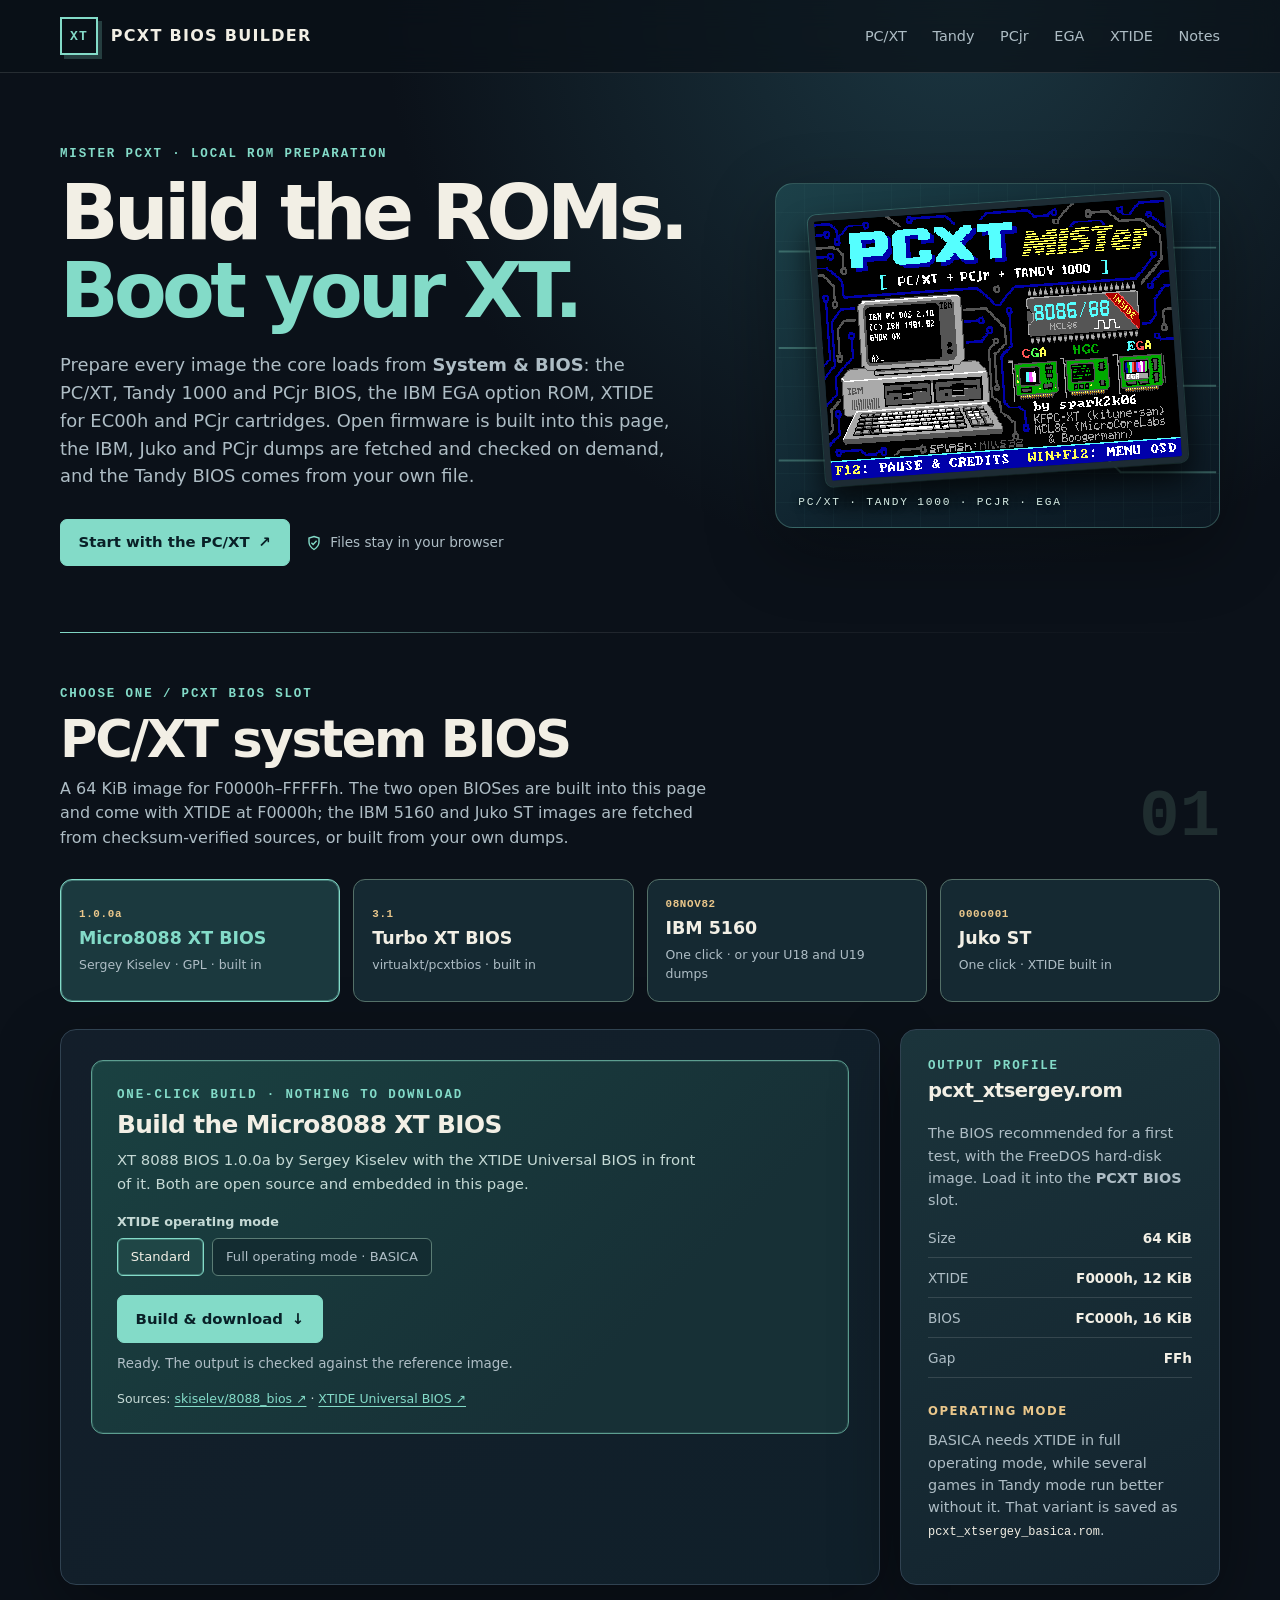
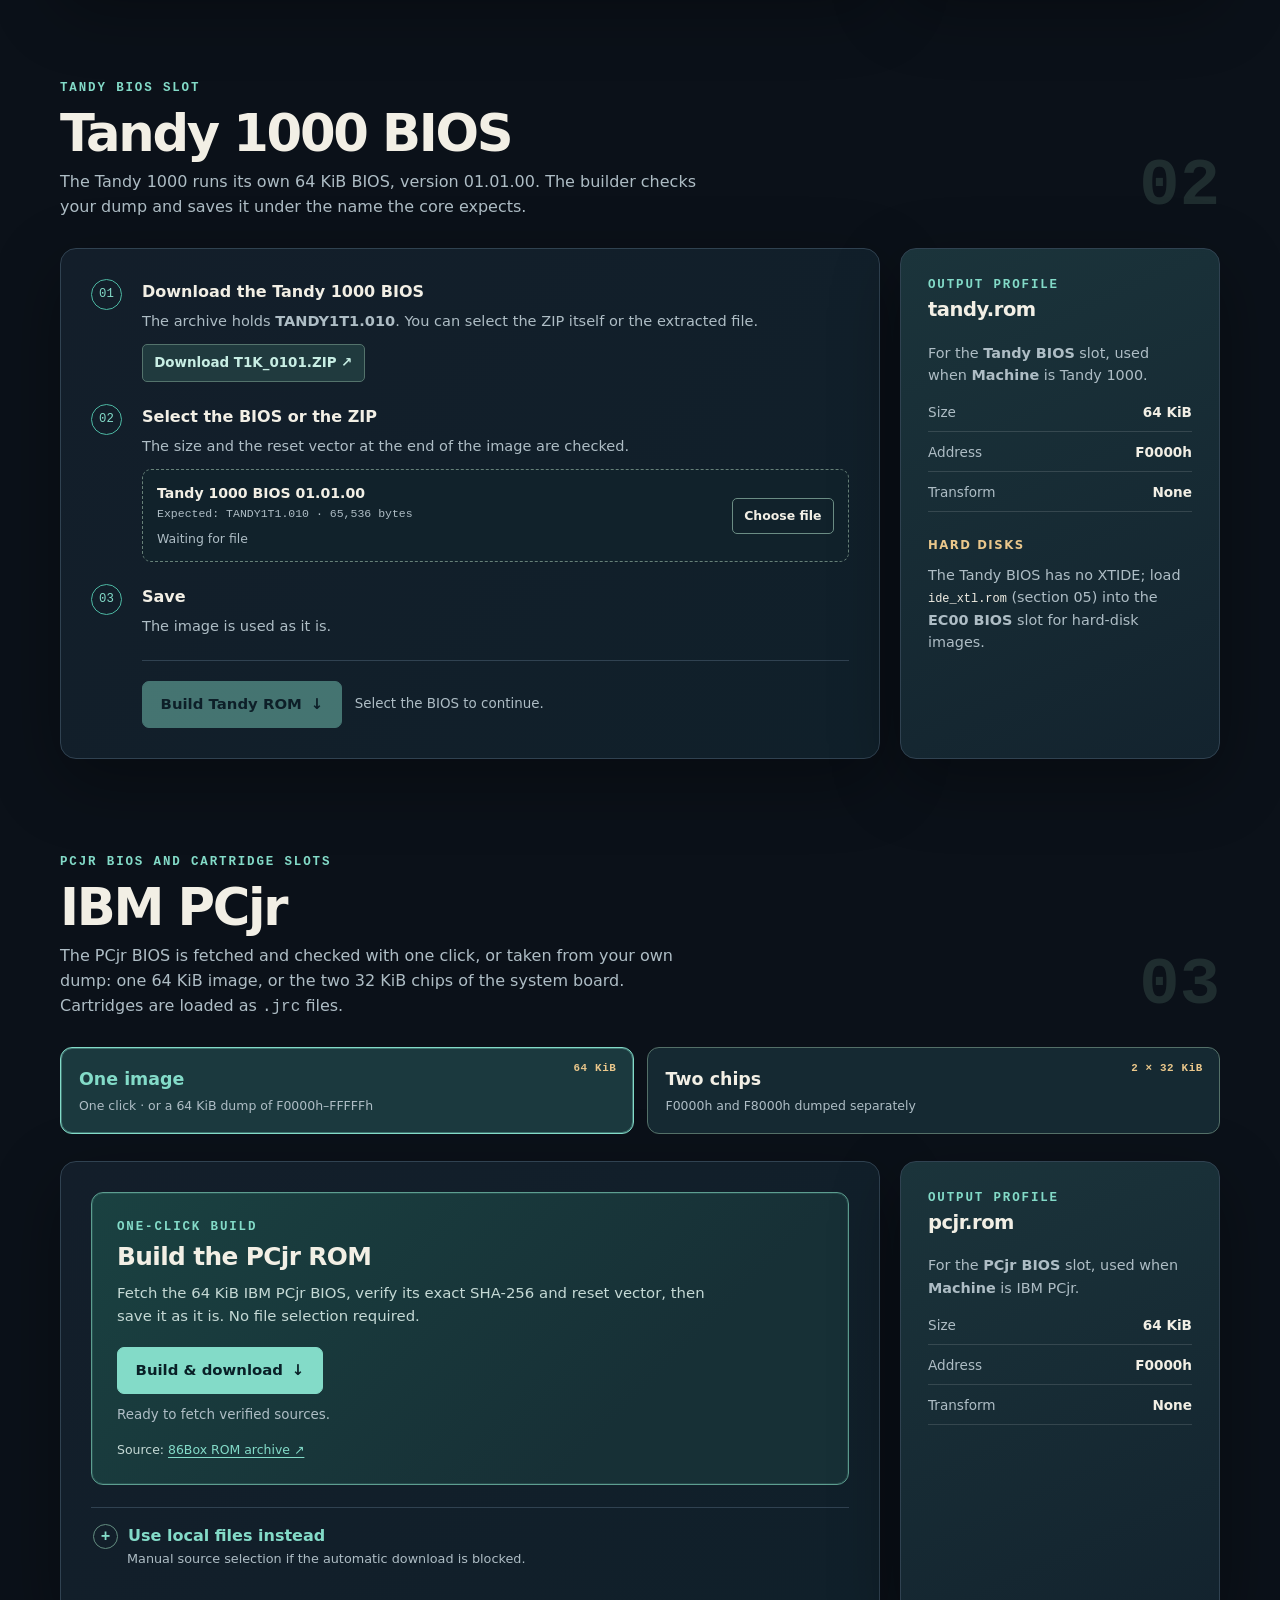
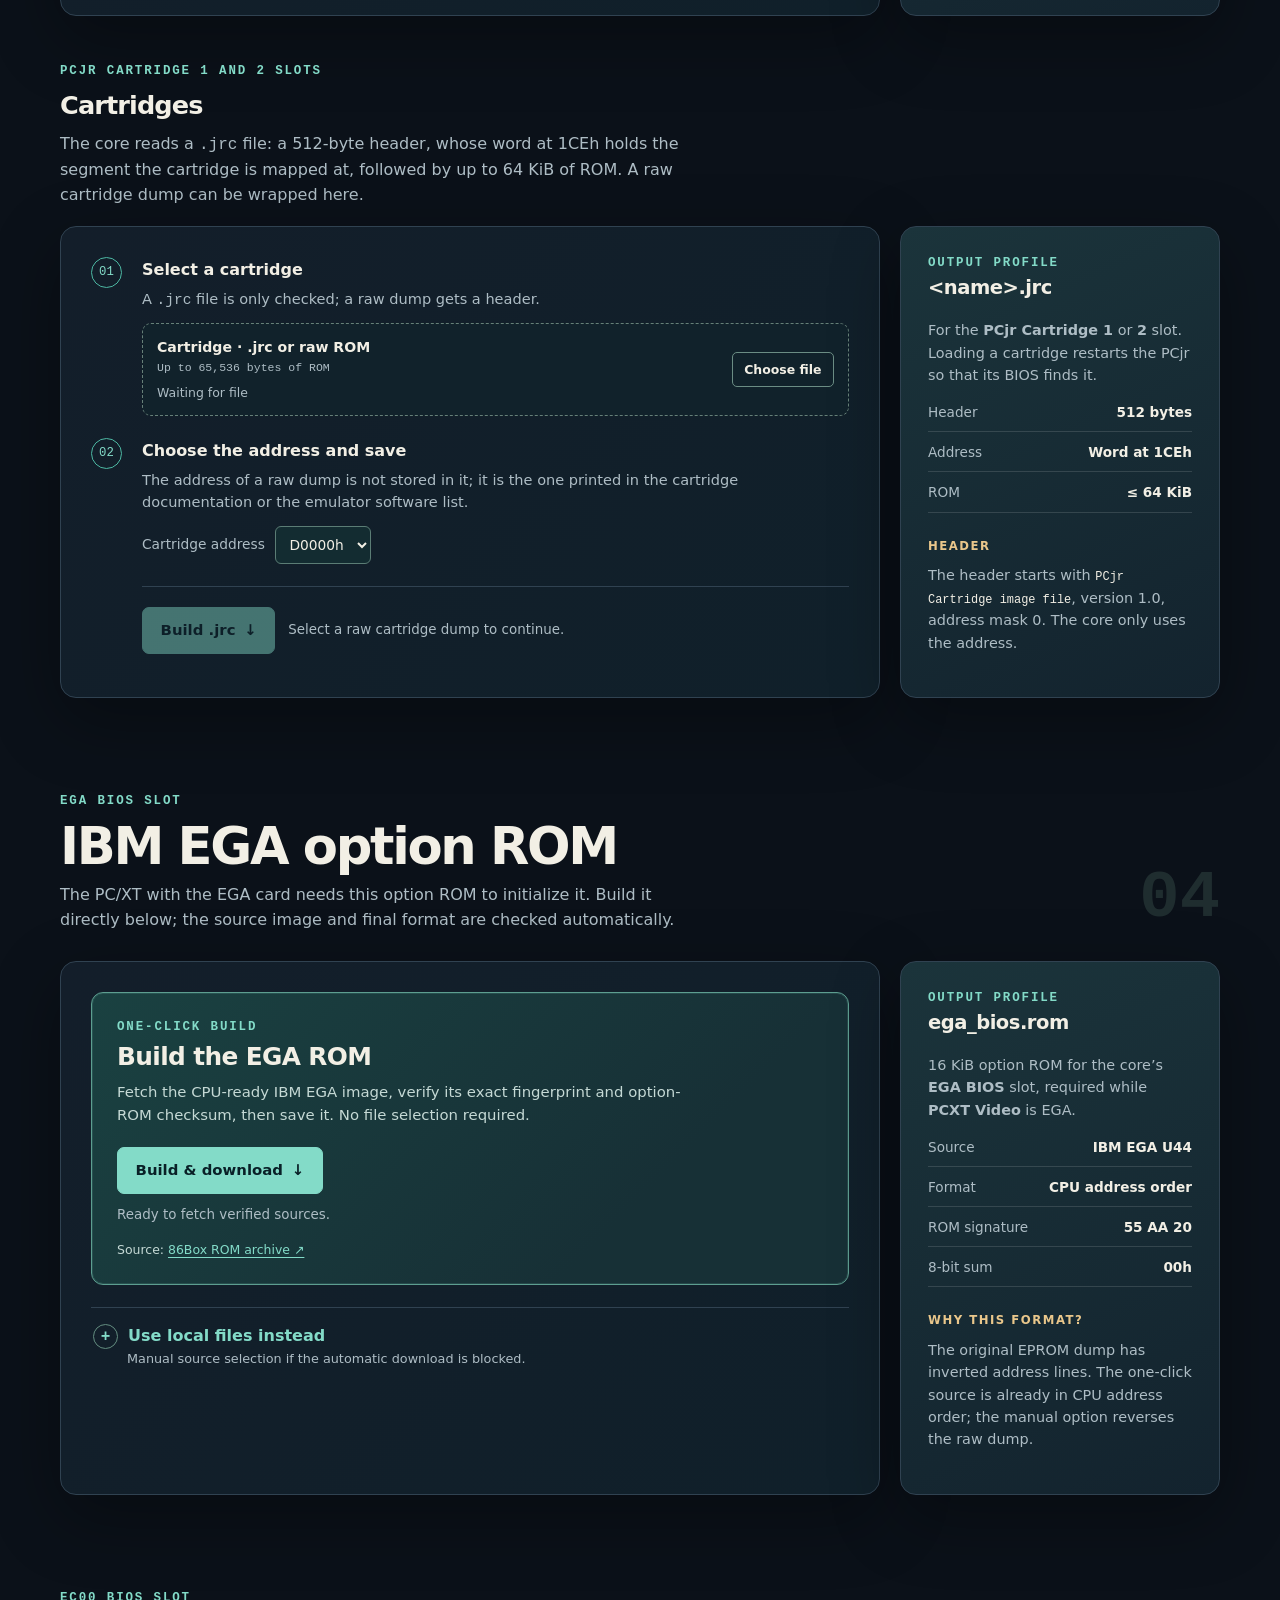
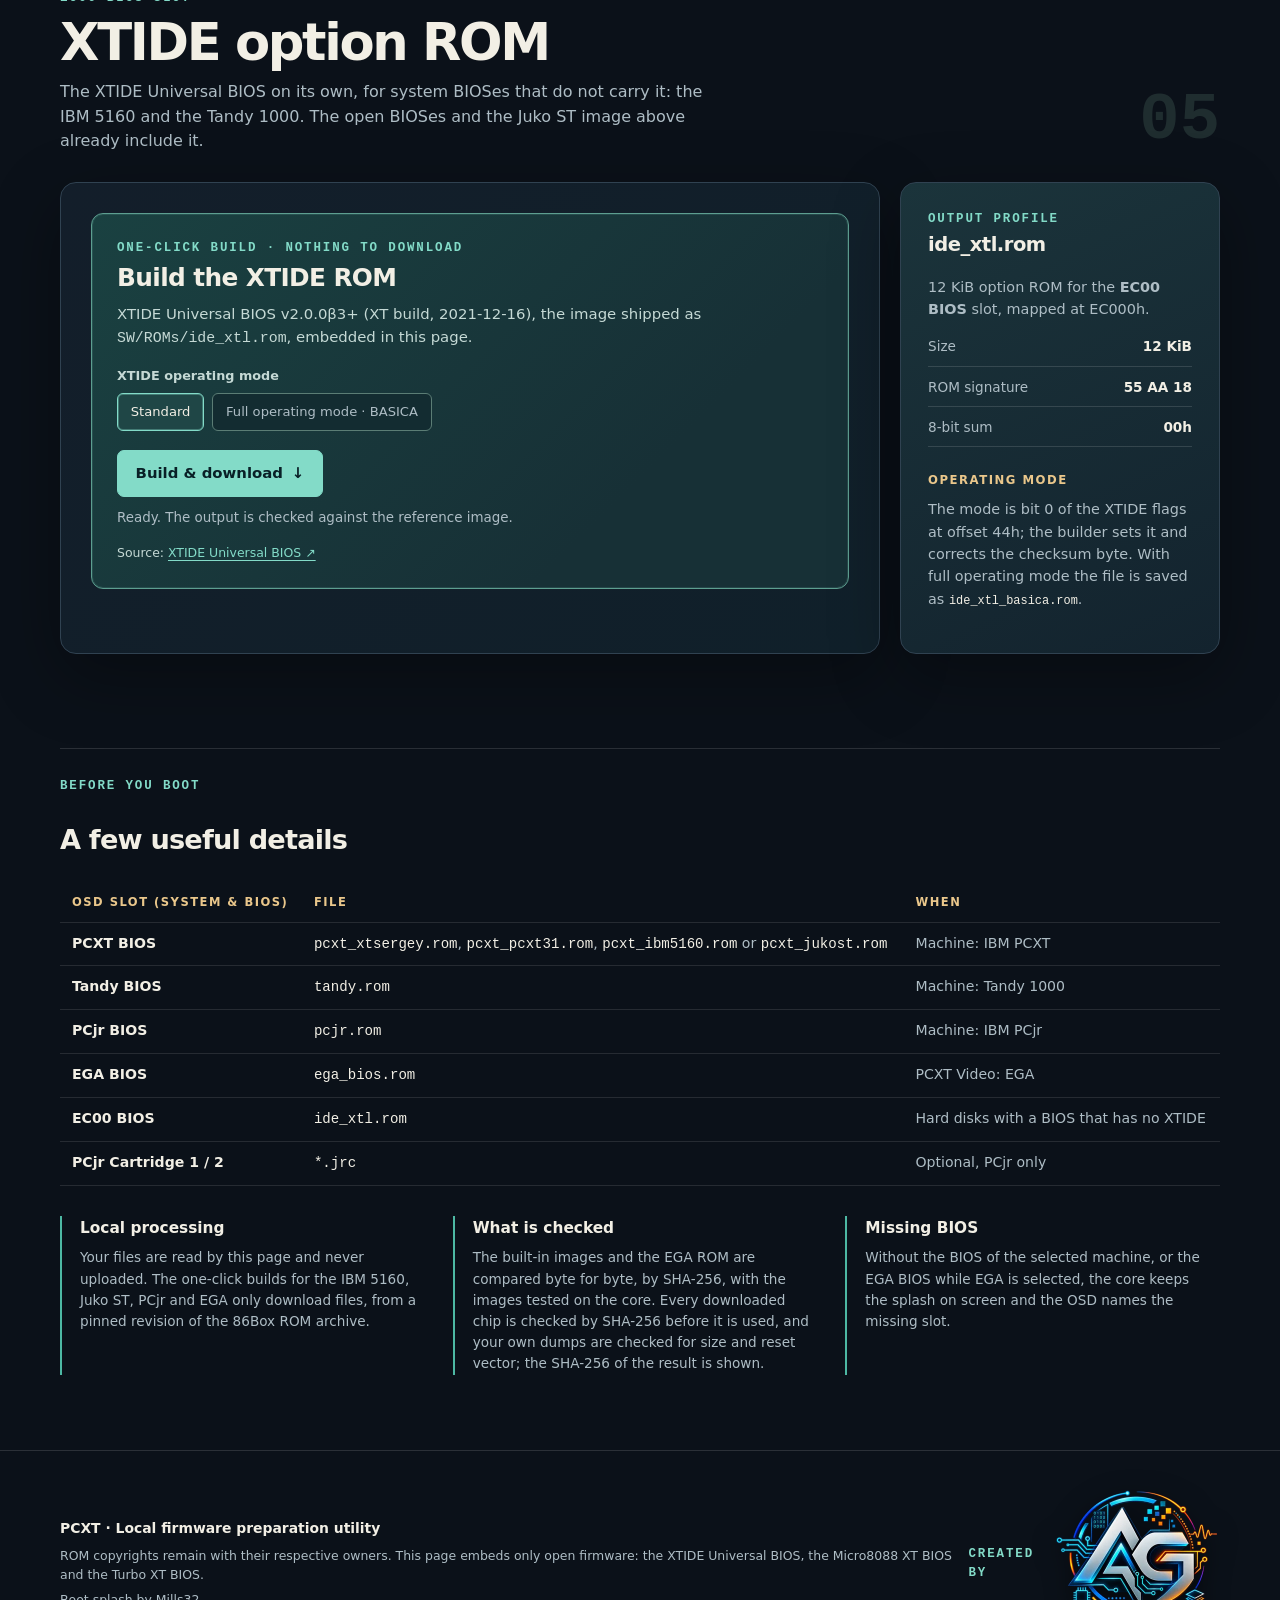
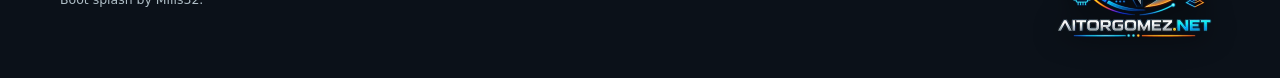
<file: SW/ROMs/BIOS_Builder.html>
<!doctype html>
<html lang="en">
<head>
  <meta charset="utf-8">
  <meta name="viewport" content="width=device-width, initial-scale=1">
  <meta name="color-scheme" content="dark">
  <title>PCXT · BIOS Builder</title>
  <style>
    :root{--bg:#0b1119;--surface:#131e2a;--surface2:#172635;--line:#304251;--text:#f2efe5;--muted:#aebdc5;--teal:#83dbc8;--teal2:#4db8a3;--amber:#eac78b;--red:#f1a19a;--shadow:0 22px 70px #0005}
    *{box-sizing:border-box}html{scroll-behavior:smooth}body{margin:0;background:radial-gradient(circle at 75% 0%,#1b3641 0,transparent 36rem),var(--bg);color:var(--text);font:16px/1.55 system-ui,-apple-system,"Segoe UI",sans-serif}button,input,select{font:inherit}button{cursor:pointer}a{color:var(--teal);text-decoration-thickness:1px;text-underline-offset:3px}a:hover{color:#b9f2e5}a:focus-visible,button:focus-visible,input:focus-visible,select:focus-visible,label:focus-within{outline:3px solid var(--amber);outline-offset:3px}p{margin:0 0 1rem}.shell{width:min(1160px,calc(100% - 40px));margin:auto}.mono,.eyebrow,.step-number,.chip-label,.hash,.file-meta{font-family:ui-monospace,SFMono-Regular,Consolas,monospace}.eyebrow{color:var(--teal);font-size:.78rem;font-weight:700;letter-spacing:.15em;text-transform:uppercase}.muted{color:var(--muted)}.topbar{border-bottom:1px solid #ffffff1e;background:#0a1118bb;backdrop-filter:blur(14px)}.topbar-inner{min-height:72px;display:flex;align-items:center;justify-content:space-between;gap:1rem}.brand{display:flex;align-items:center;gap:.8rem;color:var(--text);font-weight:800;letter-spacing:.08em;text-decoration:none}.brand-mark{display:grid;place-items:center;width:38px;height:38px;border:2px solid var(--teal);color:var(--teal);font:700 13px ui-monospace,monospace;box-shadow:4px 4px 0 #83dbc83a}.topnav{display:flex;gap:1.6rem}.topnav a{color:var(--muted);font-size:.9rem;text-decoration:none}.topnav a:hover{color:var(--text)}
    .hero{display:grid;grid-template-columns:1.2fr .8fr;align-items:center;gap:3rem;padding:72px 0 66px}.hero h1{font-size:clamp(2.7rem,6vw,5.3rem);line-height:1.02;letter-spacing:-.06em;margin:.6rem 0 1.3rem;max-width:850px}.hero h1 span{color:var(--teal)}.hero-copy{color:var(--muted);font-size:1.12rem;max-width:620px}.hero-actions{display:flex;flex-wrap:wrap;align-items:center;gap:1rem;margin-top:1.8rem}.button{display:inline-flex;align-items:center;justify-content:center;gap:.55rem;min-height:47px;padding:.7rem 1.1rem;border:1px solid var(--teal);border-radius:7px;background:var(--teal);color:#092027;text-decoration:none;font-size:.93rem;font-weight:750;transition:transform .18s,background .18s,border-color .18s}.button:hover{transform:translateY(-2px);background:#b9f2e5;color:#092027}.button.secondary{background:transparent;color:var(--text);border-color:#638178}.button.secondary:hover{background:#213b42}.button:disabled{cursor:not-allowed;transform:none;opacity:.45}.privacy{display:flex;align-items:center;gap:.55rem;color:var(--muted);font-size:.85rem}.privacy svg{color:var(--teal)}.hero-art{position:relative;min-height:345px;border:1px solid #6ba89b5e;border-radius:18px;background:linear-gradient(145deg,#1c4149,#10242f 55%,#0c1822);box-shadow:var(--shadow);overflow:hidden}.hero-art::before{content:"";position:absolute;inset:0;background:linear-gradient(90deg,transparent 95%,#83dbc812 95%),linear-gradient(transparent 95%,#83dbc812 95%);background-size:29px 29px;opacity:.5}.hero-art svg{position:absolute;inset:0;width:100%;height:100%}.hero-art-caption{position:absolute;left:22px;bottom:19px;color:#d8ede6;font:.7rem ui-monospace,monospace;letter-spacing:.16em;text-transform:uppercase}.section-rule{height:1px;background:linear-gradient(90deg,var(--teal),#ffffff18 45%,transparent);margin:0 0 52px}
    .section{padding:0 0 94px;scroll-margin-top:28px}.section-head{display:flex;align-items:end;justify-content:space-between;gap:2rem;margin-bottom:28px}.section h2{font-size:clamp(2rem,4vw,3.3rem);line-height:1.12;letter-spacing:-.045em;margin:.4rem 0 .5rem}.section-intro{max-width:650px;color:var(--muted);margin:0}.section-index{font:700 4.2rem/1 ui-monospace,monospace;color:#5373684a}.workbench{display:grid;grid-template-columns:minmax(0,1fr) 320px;gap:20px}.panel{background:linear-gradient(135deg,var(--surface),#10202a);border:1px solid var(--line);border-radius:16px;box-shadow:var(--shadow)}.main-panel{padding:30px}.aside-panel{padding:27px;background:linear-gradient(155deg,#1b343b,#13232e)}.panel h3{font-size:1.22rem;letter-spacing:-.025em;margin:0 0 1rem}.aside-panel p{color:var(--muted);font-size:.9rem}.aside-panel .small-heading{color:var(--amber);font-size:.73rem;font-weight:800;letter-spacing:.13em;text-transform:uppercase;margin:1.5rem 0 .6rem}.aside-panel ul{padding-left:1.1rem;margin:.3rem 0;color:var(--muted);font-size:.9rem}.aside-panel li{margin:.35rem 0}.aside-panel code{color:var(--text);font-size:.83em}.process{display:grid;gap:22px}.step{display:grid;grid-template-columns:37px minmax(0,1fr);gap:14px}.step-number{display:grid;place-items:center;align-self:start;width:31px;height:31px;border:1px solid var(--teal2);border-radius:50%;color:var(--teal);font-size:.77rem}.step h4{font-size:1rem;margin:1px 0 5px}.step p{color:var(--muted);font-size:.91rem;margin:0 0 12px}.source-links{display:flex;flex-wrap:wrap;gap:.65rem}.source-links a{display:inline-flex;align-items:center;gap:.4rem;border:1px solid #54736c;border-radius:5px;padding:.46rem .7rem;background:#203a3e;color:#c8eee4;text-decoration:none;font-size:.84rem;font-weight:700}.source-links a:hover{background:#2b4b4d}.file-row{display:grid;grid-template-columns:minmax(0,1fr) auto;gap:10px;align-items:center;margin-top:10px;border:1px dashed #668078;border-radius:9px;padding:13px 14px;background:#11222b}.file-row input{position:absolute;width:1px;height:1px;opacity:0;overflow:hidden}.file-row.drag{border-color:var(--amber);background:#334139}.file-title{display:block;font-weight:700;font-size:.88rem}.file-meta{display:block;color:var(--muted);font-size:.72rem;overflow-wrap:anywhere}.file-action{display:inline-flex;align-items:center;justify-content:center;border:1px solid #6b8d84;border-radius:5px;padding:.45rem .72rem;color:var(--text);font-size:.78rem;font-weight:700;white-space:nowrap;cursor:pointer}.file-action:hover{background:#26443f}.file-state{margin-top:6px;font-size:.78rem;color:var(--muted)}.file-state.ok{color:var(--teal)}.file-state.bad{color:var(--red)}.build-row{display:flex;flex-wrap:wrap;align-items:center;gap:13px;margin-top:22px;padding-top:20px;border-top:1px solid var(--line)}.status{color:var(--muted);font-size:.84rem}.status.ok{color:var(--teal)}.status.bad{color:var(--red)}.result{display:none;margin-top:16px;padding:14px 16px;border:1px solid #4d7e70;border-radius:8px;background:#12342f;color:#d5f4ea;font-size:.84rem}.result.show{display:block}.result .hash{display:block;overflow-wrap:anywhere;color:#fff;font-size:.75rem;margin-top:4px}
    .choice-grid{display:grid;grid-template-columns:1fr 1fr;gap:13px;margin-bottom:27px}.choice{display:block;position:relative;text-align:left;width:100%;padding:18px 18px 17px;border:1px solid #547068;border-radius:12px;background:#152932;color:var(--text);transition:background .18s,border .18s,transform .18s}.choice:hover{transform:translateY(-2px);background:#1b3740}.choice.active{border-color:var(--teal);background:#1b393e;box-shadow:inset 0 0 0 1px #83dbc85c}.choice-name{display:block;font-size:1.09rem;font-weight:800}.choice-sub{display:block;color:var(--muted);font-size:.78rem;margin-top:3px}.choice.active .choice-name{color:var(--teal)}.choice-icon{position:absolute;right:16px;top:14px;color:#eac78b;font:700 .68rem ui-monospace,monospace;letter-spacing:.06em}.system-view[hidden]{display:none}.spec-list{display:grid;gap:10px;margin-top:16px}.spec-list div{display:flex;justify-content:space-between;gap:12px;border-bottom:1px solid #ffffff21;padding-bottom:8px;color:var(--muted);font-size:.85rem}.spec-list strong{color:var(--text);text-align:right}.technical{padding:28px 0 75px;border-top:1px solid #ffffff20}.technical h2{font-size:1.7rem;letter-spacing:-.03em}.technical-grid{display:grid;grid-template-columns:repeat(3,1fr);gap:18px}.technical-card{border-left:2px solid var(--teal2);padding:1px 18px}.technical-card h3{font-size:.96rem;margin:0 0 .45rem}.technical-card p{font-size:.85rem;color:var(--muted);margin:0}.footer{border-top:1px solid #ffffff21;padding:28px 0 36px;color:var(--muted);font-size:.78rem}.footer-inner{display:flex;justify-content:space-between;gap:1rem}.footer a{color:var(--muted)}
    @media(max-width:850px){.hero{grid-template-columns:1fr;padding:50px 0}.hero-art{min-height:270px}.workbench{grid-template-columns:1fr}.aside-panel{order:-1}.technical-grid{grid-template-columns:1fr}}@media(max-width:580px){.shell{width:min(100% - 28px,1160px)}.topnav{gap:.8rem}.topnav a{font-size:.76rem}.hero{gap:1.8rem}.hero-art{min-height:225px}.main-panel,.aside-panel{padding:19px}.choice-grid{grid-template-columns:1fr}.section{padding-bottom:70px}.section-index{display:none}.footer-inner{flex-direction:column}}
    @media(prefers-reduced-motion:reduce){html{scroll-behavior:auto}.button,.choice{transition:none}}
    .quick-build{padding:25px;border:1px solid #5d9e90;border-radius:12px;background:linear-gradient(135deg,#1a4141,#173036 72%);box-shadow:inset 0 0 0 1px #83dbc821}.quick-build h3{font-size:1.55rem;line-height:1.15;margin:.35rem 0 .65rem}.quick-build p{color:#c5d9d5;font-size:.93rem;max-width:590px}.quick-build .build-row{border:0;padding:0;margin-top:19px}.quick-build .status{display:block;margin-top:11px}.quick-build .result{background:#143b35}.quick-source{font-size:.78rem!important;margin:14px 0 0!important}.manual-steps{margin-top:22px;border-top:1px solid var(--line)}.manual-steps summary{cursor:pointer;padding:16px 2px;color:var(--teal);font-weight:750;list-style:none}.manual-steps summary::-webkit-details-marker{display:none}.manual-steps summary::before{content:"+";display:inline-grid;place-items:center;width:23px;height:23px;margin-right:10px;border:1px solid #638d80;border-radius:50%;font-family:ui-monospace,monospace}.manual-steps[open] summary::before{content:"−"}.manual-steps summary span{display:block;padding-left:34px;color:var(--muted);font-size:.8rem;font-weight:400}.manual-steps .process{padding-top:10px}
    .hero-art-caption{z-index:2;text-shadow:0 1px 8px #06141a,0 1px 3px #06141a}
    .footer-inner{align-items:center}.footer-copy{display:flex;flex-direction:column;gap:.35rem}.footer-copy strong{color:var(--text);font-size:.87rem}.creator{display:flex;align-items:center;gap:1rem}.creator img{display:block;width:170px;height:auto;filter:drop-shadow(0 5px 12px #0008)}
    @media(max-width:580px){.footer-inner{align-items:flex-start}.creator{align-self:flex-end}.creator img{width:145px}.brand>span:last-child{display:none}.topnav{gap:.75rem}.hero-art{min-height:300px}.hero-splash{top:44%;width:80%}}
    .hero-splash{position:absolute;z-index:1;left:50%;top:45%;width:min(82%,380px);height:auto;aspect-ratio:4/3;image-rendering:pixelated;transform:translate(-50%,-50%) rotate(-4deg);border:6px solid #1d2b33;border-radius:8px;box-shadow:0 17px 30px #000b,0 0 0 1px #83dbc84a}
    .choice-grid.four{grid-template-columns:repeat(4,1fr)}.choice-grid.four .choice-icon{position:static;display:block;margin-bottom:5px}@media(max-width:980px){.choice-grid.four{grid-template-columns:1fr 1fr}}@media(max-width:580px){.choice-grid.four{grid-template-columns:1fr}}
    .mode{display:flex;flex-wrap:wrap;gap:8px;margin:16px 0 0;padding:0;border:0}.mode legend{width:100%;padding:0;margin-bottom:7px;color:#c5d9d5;font-size:.8rem;font-weight:700}.mode label{position:relative;display:inline-flex;align-items:center;min-height:38px;padding:.4rem .8rem;border:1px solid #5b7d75;border-radius:6px;background:#132c31;color:var(--muted);font-size:.82rem;cursor:pointer}.mode input{position:absolute;opacity:0;width:1px;height:1px}.mode label:has(input:checked){border-color:var(--teal);background:#1f4646;color:var(--text);box-shadow:inset 0 0 0 1px #83dbc85c}
    .subhead{margin:46px 0 18px}.subhead h3{font-size:1.6rem;letter-spacing:-.035em;margin:.3rem 0 .4rem}.subhead p{color:var(--muted);max-width:650px;margin:0}
    .field{display:flex;flex-wrap:wrap;align-items:center;gap:10px;margin-top:12px;color:var(--muted);font-size:.86rem}.field select{min-height:38px;padding:.35rem .6rem;border:1px solid #5b7d75;border-radius:6px;background:#132c31;color:var(--text)}
    .slot-table{width:100%;border-collapse:collapse;margin:6px 0 30px;font-size:.88rem}.slot-table th,.slot-table td{padding:10px 12px;border-bottom:1px solid #ffffff1c;text-align:left;vertical-align:top}.slot-table th{color:var(--amber);font-size:.72rem;letter-spacing:.13em;text-transform:uppercase}.slot-table td{color:var(--muted)}.slot-table td:first-child{color:var(--text);font-weight:700;white-space:nowrap}.slot-table code{color:var(--text)}@media(max-width:580px){.slot-table td:first-child{white-space:normal}}
  </style>
</head>
<body>
  <header class="topbar"><div class="shell topbar-inner">
    <a class="brand" href="#top" aria-label="PCXT BIOS Builder home"><span class="brand-mark">XT</span><span>PCXT BIOS BUILDER</span></a>
    <nav class="topnav" aria-label="Page sections"><a href="#pcxt">PC/XT</a><a href="#tandy">Tandy</a><a href="#pcjr">PCjr</a><a href="#ega">EGA</a><a href="#xtide">XTIDE</a><a href="#notes">Notes</a></nav>
  </div></header>
  <main id="top">
    <div class="shell hero">
      <div><div class="eyebrow">MiSTer PCXT · local ROM preparation</div><h1>Build the ROMs.<br><span>Boot your XT.</span></h1><p class="hero-copy">Prepare every image the core loads from <strong>System &amp; BIOS</strong>: the PC/XT, Tandy 1000 and PCjr BIOS, the IBM EGA option ROM, XTIDE for EC00h and PCjr cartridges. Open firmware is built into this page, the IBM, Juko and PCjr dumps are fetched and checked on demand, and the Tandy BIOS comes from your own file.</p><div class="hero-actions"><a class="button" href="#pcxt">Start with the PC/XT <span aria-hidden="true">↗</span></a><span class="privacy"><svg width="16" height="16" viewBox="0 0 16 16" fill="none" aria-hidden="true"><path d="M8 1.5 13 3v4c0 3.2-1.8 5.5-5 7.5C4.8 12.5 3 10.2 3 7V3l5-1.5Z" stroke="currentColor" stroke-width="1.4"/><path d="m5.4 7.7 1.7 1.7 3.5-3.7" stroke="currentColor" stroke-width="1.4"/></svg>Files stay in your browser</span></div></div>
      <div class="hero-art" role="img" aria-label="The PCXT core boot splash on a circuit board"><svg viewBox="0 0 440 345" fill="none" xmlns="http://www.w3.org/2000/svg" aria-hidden="true"><g stroke="#70bbaa" stroke-width="2" opacity=".4"><path d="M0 68h95l30 30h73M0 165h73l45-45h80M440 64h-70l-35 35h-73M440 203h-67l-43-44h-70M0 278h91l40-40h67M440 290h-96l-26-26h-58"/><circle cx="95" cy="68" r="4" fill="#70bbaa"/><circle cx="73" cy="165" r="4" fill="#70bbaa"/><circle cx="370" cy="64" r="4" fill="#70bbaa"/><circle cx="91" cy="278" r="4" fill="#70bbaa"/></g></svg><img class="hero-splash" src="[data-uri]" alt="" width="320" height="240"><div class="hero-art-caption">PC/XT · Tandy 1000 · PCjr · EGA</div></div>
    </div>
    <div class="shell"><div class="section-rule"></div></div>

    <section class="section shell" id="pcxt" aria-labelledby="pcxt-title"><div class="section-head"><div><div class="eyebrow">Choose one / PCXT BIOS slot</div><h2 id="pcxt-title">PC/XT system BIOS</h2><p class="section-intro">A 64 KiB image for F0000h–FFFFFh. The two open BIOSes are built into this page and come with XTIDE at F0000h; the IBM 5160 and Juko ST images are fetched from checksum-verified sources, or built from your own dumps.</p></div><div class="section-index" aria-hidden="true">01</div></div>
      <div class="choice-grid four" role="group" aria-label="Choose PC/XT BIOS" data-choices="pcxt"><button type="button" class="choice active" data-choice="sergey" aria-pressed="true"><span class="choice-icon">1.0.0a</span><span class="choice-name">Micro8088 XT BIOS</span><span class="choice-sub">Sergey Kiselev · GPL · built in</span></button><button type="button" class="choice" data-choice="pcxt31" aria-pressed="false"><span class="choice-icon">3.1</span><span class="choice-name">Turbo XT BIOS</span><span class="choice-sub">virtualxt/pcxtbios · built in</span></button><button type="button" class="choice" data-choice="ibm5160" aria-pressed="false"><span class="choice-icon">08NOV82</span><span class="choice-name">IBM 5160</span><span class="choice-sub">One click · or your U18 and U19 dumps</span></button><button type="button" class="choice" data-choice="juko" aria-pressed="false"><span class="choice-icon">000o001</span><span class="choice-name">Juko ST</span><span class="choice-sub">One click · XTIDE built in</span></button></div>

      <div class="system-view" id="sergey-view"><div class="workbench"><div class="panel main-panel"><div class="quick-build"><div class="eyebrow">One-click build · nothing to download</div><h3>Build the Micro8088 XT BIOS</h3><p>XT 8088 BIOS 1.0.0a by Sergey Kiselev with the XTIDE Universal BIOS in front of it. Both are open source and embedded in this page.</p>
        <fieldset class="mode"><legend>XTIDE operating mode</legend><label><input type="radio" name="sergey-mode" value="lite" checked><span>Standard</span></label><label><input type="radio" name="sergey-mode" value="full"><span>Full operating mode · BASICA</span></label></fieldset>
        <div class="build-row"><button class="button" id="sergey-build" data-build="sergey">Build &amp; download <span aria-hidden="true">↓</span></button></div><span class="status" id="sergey-status" role="status" aria-live="polite">Ready. The output is checked against the reference image.</span><div class="result" id="sergey-result"></div><p class="quick-source">Sources: <a href="https://github.com/skiselev/8088_bios" target="_blank" rel="noopener noreferrer">skiselev/8088_bios ↗</a> · <a href="https://www.xtideuniversalbios.org/" target="_blank" rel="noopener noreferrer">XTIDE Universal BIOS ↗</a></p></div>
      </div><aside class="panel aside-panel"><div class="eyebrow">Output profile</div><h3>pcxt_xtsergey.rom</h3><p>The BIOS recommended for a first test, with the FreeDOS hard-disk image. Load it into the <strong>PCXT BIOS</strong> slot.</p><div class="spec-list"><div><span>Size</span><strong>64 KiB</strong></div><div><span>XTIDE</span><strong>F0000h, 12 KiB</strong></div><div><span>BIOS</span><strong>FC000h, 16 KiB</strong></div><div><span>Gap</span><strong>FFh</strong></div></div><div class="small-heading">Operating mode</div><p>BASICA needs XTIDE in full operating mode, while several games in Tandy mode run better without it. That variant is saved as <code>pcxt_xtsergey_basica.rom</code>.</p></aside></div></div>

      <div class="system-view" id="pcxt31-view" hidden><div class="workbench"><div class="panel main-panel"><div class="quick-build"><div class="eyebrow">One-click build · nothing to download</div><h3>Build the Turbo XT BIOS</h3><p>Turbo XT BIOS 3.1 (10/28/2017) with the XTIDE Universal BIOS in front of it. Both are embedded in this page.</p>
        <fieldset class="mode"><legend>XTIDE operating mode</legend><label><input type="radio" name="pcxt31-mode" value="lite" checked><span>Standard</span></label><label><input type="radio" name="pcxt31-mode" value="full"><span>Full operating mode · BASICA</span></label></fieldset>
        <div class="build-row"><button class="button" id="pcxt31-build" data-build="pcxt31">Build &amp; download <span aria-hidden="true">↓</span></button></div><span class="status" id="pcxt31-status" role="status" aria-live="polite">Ready. The output is checked against the reference image.</span><div class="result" id="pcxt31-result"></div><p class="quick-source">Sources: <a href="https://github.com/virtualxt/pcxtbios" target="_blank" rel="noopener noreferrer">virtualxt/pcxtbios ↗</a> · <a href="https://www.xtideuniversalbios.org/" target="_blank" rel="noopener noreferrer">XTIDE Universal BIOS ↗</a></p></div>
      </div><aside class="panel aside-panel"><div class="eyebrow">Output profile</div><h3>pcxt_pcxt31.rom</h3><p>A compact turbo XT BIOS. Load it into the <strong>PCXT BIOS</strong> slot.</p><div class="spec-list"><div><span>Size</span><strong>64 KiB</strong></div><div><span>XTIDE</span><strong>F0000h, 12 KiB</strong></div><div><span>BIOS</span><strong>FE000h, 8 KiB</strong></div><div><span>Gap</span><strong>00h</strong></div></div><div class="small-heading">Operating mode</div><p>BASICA needs XTIDE in full operating mode, while several games in Tandy mode run better without it. That variant is saved as <code>pcxt_pcxt31_basica.rom</code>.</p></aside></div></div>

      <div class="system-view" id="ibm5160-view" hidden><div class="workbench"><div class="panel main-panel"><div class="quick-build"><div class="eyebrow">One-click build</div><h3>Build the IBM 5160 ROM</h3><p>Fetch the two chip images of the IBM PC/XT 5160 BIOS (08NOV82, U19 and U18), verify the exact SHA-256 of each, join them and save the 64 KiB ROM. No file selection required.</p><div class="build-row"><button class="button" id="ibm5160-auto-build" data-auto-build="ibm5160">Build &amp; download <span aria-hidden="true">↓</span></button></div><span class="status" id="ibm5160-auto-status" role="status" aria-live="polite">Ready to fetch verified sources.</span><div class="result" id="ibm5160-auto-result"></div><p class="quick-source">Source: <a href="https://github.com/86Box/roms/tree/master/machines/ibmxt" target="_blank" rel="noopener noreferrer">86Box ROM archive ↗</a></p></div><details class="manual-steps"><summary>Use local files instead<span>Manual source selection if the automatic download is blocked.</span></summary><div class="process">
        <div class="step"><span class="step-number">01</span><div><h4>Download the IBM 5160 BIOS archive</h4><p>The 08NOV82 revision of the IBM PC/XT 5160 BIOS: two 27256 chips, U19 and U18. You can select the ZIP itself or the two files extracted from it.</p><div class="source-links"><a href="https://www.minuszerodegrees.net/bios/BIOS_5160_08NOV82.zip" target="_blank" rel="noopener noreferrer">Download 5160 ZIP ↗</a><a href="https://www.minuszerodegrees.net/bios/bios.htm" target="_blank" rel="noopener noreferrer">Source notes ↗</a></div></div></div>
        <div class="step"><span class="step-number">02</span><div><h4>Select the ZIP or both ROM chips</h4><p>Dropping the ZIP on either row fills both. Each chip is checked for size and for the reset vector that only U18 carries.</p><div class="file-row" data-drop-board="ibm5160" data-drop-slot="u19"><div><span class="file-title">U19 · 5000027 · F0000h</span><span class="file-meta" id="ibm5160-u19-name">Expected: BIOS_5160_08NOV82_U19_5000027_27256.BIN · 32,768 bytes</span><div class="file-state" id="ibm5160-u19-state">Waiting for file</div></div><label class="file-action" for="ibm5160-u19">Choose file</label><input id="ibm5160-u19" type="file" accept=".bin,.rom,.zip,application/octet-stream,application/zip" data-board="ibm5160" data-slot="u19"></div><div class="file-row" data-drop-board="ibm5160" data-drop-slot="u18"><div><span class="file-title">U18 · 1501512 · F8000h</span><span class="file-meta" id="ibm5160-u18-name">Expected: BIOS_5160_08NOV82_U18_1501512.BIN · 32,768 bytes</span><div class="file-state" id="ibm5160-u18-state">Waiting for file</div></div><label class="file-action" for="ibm5160-u18">Choose file</label><input id="ibm5160-u18" type="file" accept=".bin,.rom,.zip,application/octet-stream,application/zip" data-board="ibm5160" data-slot="u18"></div></div></div>
        <div class="step"><span class="step-number">03</span><div><h4>Join and save</h4><p>U19 fills the first 32 KiB and U18 the second; nothing else is changed.</p><div class="build-row"><button class="button" id="ibm5160-build" data-build="ibm5160" disabled>Build IBM 5160 ROM <span aria-hidden="true">↓</span></button><span class="status" id="ibm5160-status" role="status" aria-live="polite">Select both ROM chips to continue.</span></div><div class="result" id="ibm5160-result"></div></div></div>
      </div></details></div><aside class="panel aside-panel"><div class="eyebrow">Output profile</div><h3>pcxt_ibm5160.rom</h3><p>The original IBM firmware with ROM BASIC. It has no XTIDE: for hard disks, also load <code>ide_xtl.rom</code> (section 05) into the <strong>EC00 BIOS</strong> slot.</p><div class="spec-list"><div><span>Size</span><strong>64 KiB</strong></div><div><span>U19</span><strong>F0000h</strong></div><div><span>U18</span><strong>F8000h</strong></div><div><span>Transform</span><strong>Join only</strong></div></div><div class="small-heading">Floppies</div><p>The IBM BIOS expects 360 KiB drives; use 360 KiB floppy images with it.</p></aside></div></div>

      <div class="system-view" id="juko-view" hidden><div class="workbench"><div class="panel main-panel"><div class="quick-build"><div class="eyebrow">One-click build</div><h3>Build the Juko ST ROM</h3><p>Fetch the 8 KiB Juko ST BIOS, verify its exact SHA-256 and put the XTIDE Universal BIOS in front of it. No file selection required.</p><fieldset class="mode"><legend>XTIDE operating mode</legend><label><input type="radio" name="juko-auto-mode" value="lite" checked><span>Standard</span></label><label><input type="radio" name="juko-auto-mode" value="full"><span>Full operating mode · BASICA</span></label></fieldset><div class="build-row"><button class="button" id="juko-auto-build" data-auto-build="juko">Build &amp; download <span aria-hidden="true">↓</span></button></div><span class="status" id="juko-auto-status" role="status" aria-live="polite">Ready to fetch verified sources.</span><div class="result" id="juko-auto-result"></div><p class="quick-source">Source: <a href="https://github.com/86Box/roms/tree/master/machines/jukopc" target="_blank" rel="noopener noreferrer">86Box ROM archive ↗</a></p></div><details class="manual-steps"><summary>Use local files instead<span>Manual source selection if the automatic download is blocked.</span></summary><div class="process">
        <div class="step"><span class="step-number">01</span><div><h4>Download the Juko ST BIOS</h4><p>The archive holds one 8 KiB image, <strong>000o001.bin</strong>. You can select the ZIP itself or the extracted file.</p><div class="source-links"><a href="https://www.retrowiki.es/download/file.php?id=20006264" target="_blank" rel="noopener noreferrer">Download Juko ZIP ↗</a></div></div></div>
        <div class="step"><span class="step-number">02</span><div><h4>Select the BIOS or the ZIP</h4><p>The size and the reset vector at the end of the image are checked.</p><div class="file-row" data-drop-board="juko" data-drop-slot="bios"><div><span class="file-title">Juko ST BIOS · FE000h</span><span class="file-meta" id="juko-bios-name">Expected: 000o001.bin · 8,192 bytes</span><div class="file-state" id="juko-bios-state">Waiting for file</div></div><label class="file-action" for="juko-bios">Choose file</label><input id="juko-bios" type="file" accept=".bin,.rom,.zip,application/octet-stream,application/zip" data-board="juko" data-slot="bios"></div></div></div>
        <div class="step"><span class="step-number">03</span><div><h4>Add XTIDE and save</h4><p>XTIDE goes at F0000h and the Juko BIOS at FE000h; the space between them is zero.</p><fieldset class="mode"><legend>XTIDE operating mode</legend><label><input type="radio" name="juko-mode" value="lite" checked><span>Standard</span></label><label><input type="radio" name="juko-mode" value="full"><span>Full operating mode · BASICA</span></label></fieldset><div class="build-row"><button class="button" id="juko-build" data-build="juko" disabled>Build Juko ST ROM <span aria-hidden="true">↓</span></button><span class="status" id="juko-status" role="status" aria-live="polite">Select the BIOS to continue.</span></div><div class="result" id="juko-result"></div></div></div>
      </div></details></div><aside class="panel aside-panel"><div class="eyebrow">Output profile</div><h3>pcxt_jukost.rom</h3><p>The Juko ST BIOS with the built-in XTIDE. Load it into the <strong>PCXT BIOS</strong> slot.</p><div class="spec-list"><div><span>Size</span><strong>64 KiB</strong></div><div><span>XTIDE</span><strong>F0000h, 12 KiB</strong></div><div><span>BIOS</span><strong>FE000h, 8 KiB</strong></div><div><span>Gap</span><strong>00h</strong></div></div><div class="small-heading">Operating mode</div><p>With full operating mode the file is saved as <code>pcxt_jukost_basica.rom</code>.</p></aside></div></div>
    </section>

    <section class="section shell" id="tandy" aria-labelledby="tandy-title"><div class="section-head"><div><div class="eyebrow">Tandy BIOS slot</div><h2 id="tandy-title">Tandy 1000 BIOS</h2><p class="section-intro">The Tandy 1000 runs its own 64 KiB BIOS, version 01.01.00. The builder checks your dump and saves it under the name the core expects.</p></div><div class="section-index" aria-hidden="true">02</div></div>
      <div class="workbench"><div class="panel main-panel"><div class="process">
        <div class="step"><span class="step-number">01</span><div><h4>Download the Tandy 1000 BIOS</h4><p>The archive holds <strong>TANDY1T1.010</strong>. You can select the ZIP itself or the extracted file.</p><div class="source-links"><a href="http://retrograde.inf.ua/files/T1K_0101.ZIP" target="_blank" rel="noopener noreferrer">Download T1K_0101.ZIP ↗</a></div></div></div>
        <div class="step"><span class="step-number">02</span><div><h4>Select the BIOS or the ZIP</h4><p>The size and the reset vector at the end of the image are checked.</p><div class="file-row" data-drop-board="tandy" data-drop-slot="bios"><div><span class="file-title">Tandy 1000 BIOS 01.01.00</span><span class="file-meta" id="tandy-bios-name">Expected: TANDY1T1.010 · 65,536 bytes</span><div class="file-state" id="tandy-bios-state">Waiting for file</div></div><label class="file-action" for="tandy-bios">Choose file</label><input id="tandy-bios" type="file" accept=".010,.bin,.rom,.zip,application/octet-stream,application/zip" data-board="tandy" data-slot="bios"></div></div></div>
        <div class="step"><span class="step-number">03</span><div><h4>Save</h4><p>The image is used as it is.</p><div class="build-row"><button class="button" id="tandy-build" data-build="tandy" disabled>Build Tandy ROM <span aria-hidden="true">↓</span></button><span class="status" id="tandy-status" role="status" aria-live="polite">Select the BIOS to continue.</span></div><div class="result" id="tandy-result"></div></div></div>
      </div></div><aside class="panel aside-panel"><div class="eyebrow">Output profile</div><h3>tandy.rom</h3><p>For the <strong>Tandy BIOS</strong> slot, used when <strong>Machine</strong> is Tandy 1000.</p><div class="spec-list"><div><span>Size</span><strong>64 KiB</strong></div><div><span>Address</span><strong>F0000h</strong></div><div><span>Transform</span><strong>None</strong></div></div><div class="small-heading">Hard disks</div><p>The Tandy BIOS has no XTIDE; load <code>ide_xtl.rom</code> (section 05) into the <strong>EC00 BIOS</strong> slot for hard-disk images.</p></aside></div>
    </section>

    <section class="section shell" id="pcjr" aria-labelledby="pcjr-title"><div class="section-head"><div><div class="eyebrow">PCjr BIOS and cartridge slots</div><h2 id="pcjr-title">IBM PCjr</h2><p class="section-intro">The PCjr BIOS is fetched and checked with one click, or taken from your own dump: one 64 KiB image, or the two 32 KiB chips of the system board. Cartridges are loaded as <code>.jrc</code> files.</p></div><div class="section-index" aria-hidden="true">03</div></div>
      <div class="choice-grid" role="group" aria-label="Choose the PCjr BIOS format" data-choices="pcjr"><button type="button" class="choice active" data-choice="pcjr" aria-pressed="true"><span class="choice-icon">64 KiB</span><span class="choice-name">One image</span><span class="choice-sub">One click · or a 64 KiB dump of F0000h–FFFFFh</span></button><button type="button" class="choice" data-choice="pcjrchips" aria-pressed="false"><span class="choice-icon">2 × 32 KiB</span><span class="choice-name">Two chips</span><span class="choice-sub">F0000h and F8000h dumped separately</span></button></div>
      <div class="system-view" id="pcjr-view"><div class="workbench"><div class="panel main-panel"><div class="quick-build"><div class="eyebrow">One-click build</div><h3>Build the PCjr ROM</h3><p>Fetch the 64 KiB IBM PCjr BIOS, verify its exact SHA-256 and reset vector, then save it as it is. No file selection required.</p><div class="build-row"><button class="button" id="pcjr-auto-build" data-auto-build="pcjr">Build &amp; download <span aria-hidden="true">↓</span></button></div><span class="status" id="pcjr-auto-status" role="status" aria-live="polite">Ready to fetch verified sources.</span><div class="result" id="pcjr-auto-result"></div><p class="quick-source">Source: <a href="https://github.com/86Box/roms/tree/master/machines/ibmpcjr" target="_blank" rel="noopener noreferrer">86Box ROM archive ↗</a></p></div><details class="manual-steps"><summary>Use local files instead<span>Manual source selection if the automatic download is blocked.</span></summary><div class="process">
        <div class="step"><span class="step-number">01</span><div><h4>Select your PCjr BIOS</h4><p>The size and the reset vector at FFFF0h are checked.</p><div class="file-row" data-drop-board="pcjr" data-drop-slot="bios"><div><span class="file-title">PCjr BIOS · F0000h–FFFFFh</span><span class="file-meta" id="pcjr-bios-name">Expected: 65,536 bytes</span><div class="file-state" id="pcjr-bios-state">Waiting for file</div></div><label class="file-action" for="pcjr-bios">Choose file</label><input id="pcjr-bios" type="file" accept=".bin,.rom,.zip,application/octet-stream,application/zip" data-board="pcjr" data-slot="bios"></div></div></div>
        <div class="step"><span class="step-number">02</span><div><h4>Save</h4><p>The image is used as it is.</p><div class="build-row"><button class="button" id="pcjr-build" data-build="pcjr" disabled>Build PCjr ROM <span aria-hidden="true">↓</span></button><span class="status" id="pcjr-status" role="status" aria-live="polite">Select the BIOS to continue.</span></div><div class="result" id="pcjr-result"></div></div></div>
      </div></details></div><aside class="panel aside-panel"><div class="eyebrow">Output profile</div><h3>pcjr.rom</h3><p>For the <strong>PCjr BIOS</strong> slot, used when <strong>Machine</strong> is IBM PCjr.</p><div class="spec-list"><div><span>Size</span><strong>64 KiB</strong></div><div><span>Address</span><strong>F0000h</strong></div><div><span>Transform</span><strong>None</strong></div></div></aside></div></div>
      <div class="system-view" id="pcjrchips-view" hidden><div class="workbench"><div class="panel main-panel"><div class="process">
        <div class="step"><span class="step-number">01</span><div><h4>Select both ROM chips</h4><p>The low chip covers F0000h–F7FFFh and the high chip F8000h–FFFFFh, which ends with the reset vector.</p><div class="file-row" data-drop-board="pcjrchips" data-drop-slot="low"><div><span class="file-title">Low chip · F0000h</span><span class="file-meta" id="pcjrchips-low-name">Expected: 32,768 bytes</span><div class="file-state" id="pcjrchips-low-state">Waiting for file</div></div><label class="file-action" for="pcjrchips-low">Choose file</label><input id="pcjrchips-low" type="file" accept=".bin,.rom,application/octet-stream" data-board="pcjrchips" data-slot="low"></div><div class="file-row" data-drop-board="pcjrchips" data-drop-slot="high"><div><span class="file-title">High chip · F8000h</span><span class="file-meta" id="pcjrchips-high-name">Expected: 32,768 bytes</span><div class="file-state" id="pcjrchips-high-state">Waiting for file</div></div><label class="file-action" for="pcjrchips-high">Choose file</label><input id="pcjrchips-high" type="file" accept=".bin,.rom,application/octet-stream" data-board="pcjrchips" data-slot="high"></div></div></div>
        <div class="step"><span class="step-number">02</span><div><h4>Join and save</h4><p>The low chip fills the first 32 KiB and the high chip the second.</p><div class="build-row"><button class="button" id="pcjrchips-build" data-build="pcjrchips" disabled>Build PCjr ROM <span aria-hidden="true">↓</span></button><span class="status" id="pcjrchips-status" role="status" aria-live="polite">Select both ROM chips to continue.</span></div><div class="result" id="pcjrchips-result"></div></div></div>
      </div></div><aside class="panel aside-panel"><div class="eyebrow">Output profile</div><h3>pcjr.rom</h3><p>For the <strong>PCjr BIOS</strong> slot, used when <strong>Machine</strong> is IBM PCjr.</p><div class="spec-list"><div><span>Size</span><strong>64 KiB</strong></div><div><span>Low chip</span><strong>F0000h</strong></div><div><span>High chip</span><strong>F8000h</strong></div><div><span>Transform</span><strong>Join only</strong></div></div></aside></div></div>

      <div class="subhead"><div class="eyebrow">PCjr Cartridge 1 and 2 slots</div><h3>Cartridges</h3><p>The core reads a <code>.jrc</code> file: a 512-byte header, whose word at 1CEh holds the segment the cartridge is mapped at, followed by up to 64 KiB of ROM. A raw cartridge dump can be wrapped here.</p></div>
      <div class="workbench"><div class="panel main-panel"><div class="process">
        <div class="step"><span class="step-number">01</span><div><h4>Select a cartridge</h4><p>A <code>.jrc</code> file is only checked; a raw dump gets a header.</p><div class="file-row" data-drop-board="cart" data-drop-slot="rom"><div><span class="file-title">Cartridge · .jrc or raw ROM</span><span class="file-meta" id="cart-rom-name">Up to 65,536 bytes of ROM</span><div class="file-state" id="cart-rom-state">Waiting for file</div></div><label class="file-action" for="cart-rom">Choose file</label><input id="cart-rom" type="file" accept=".jrc,.bin,.rom,application/octet-stream" data-board="cart" data-slot="rom"></div></div></div>
        <div class="step"><span class="step-number">02</span><div><h4>Choose the address and save</h4><p>The address of a raw dump is not stored in it; it is the one printed in the cartridge documentation or the emulator software list.</p><div class="field"><label for="cart-seg">Cartridge address</label><select id="cart-seg"><option value="208">D0000h</option><option value="216">D8000h</option><option value="224">E0000h</option><option value="232">E8000h</option></select></div><div class="build-row"><button class="button" id="cart-build" data-build="cart" disabled>Build .jrc <span aria-hidden="true">↓</span></button><span class="status" id="cart-status" role="status" aria-live="polite">Select a raw cartridge dump to continue.</span></div><div class="result" id="cart-result"></div></div></div>
      </div></div><aside class="panel aside-panel"><div class="eyebrow">Output profile</div><h3>&lt;name&gt;.jrc</h3><p>For the <strong>PCjr Cartridge 1</strong> or <strong>2</strong> slot. Loading a cartridge restarts the PCjr so that its BIOS finds it.</p><div class="spec-list"><div><span>Header</span><strong>512 bytes</strong></div><div><span>Address</span><strong>Word at 1CEh</strong></div><div><span>ROM</span><strong>≤ 64 KiB</strong></div></div><div class="small-heading">Header</div><p>The header starts with <code>PCjr Cartridge image file</code>, version 1.0, address mask 0. The core only uses the address.</p></aside></div>
    </section>

    <section class="section shell" id="ega" aria-labelledby="ega-title"><div class="section-head"><div><div class="eyebrow">EGA BIOS slot</div><h2 id="ega-title">IBM EGA option ROM</h2><p class="section-intro">The PC/XT with the EGA card needs this option ROM to initialize it. Build it directly below; the source image and final format are checked automatically.</p></div><div class="section-index" aria-hidden="true">04</div></div>
      <div class="workbench"><div class="panel main-panel"><div class="quick-build"><div class="eyebrow">One-click build</div><h3>Build the EGA ROM</h3><p>Fetch the CPU-ready IBM EGA image, verify its exact fingerprint and option-ROM checksum, then save it. No file selection required.</p><div class="build-row"><button class="button" id="ega-auto-build" data-auto-build="ega">Build &amp; download <span aria-hidden="true">↓</span></button></div><span class="status" id="ega-auto-status" role="status" aria-live="polite">Ready to fetch verified sources.</span><div class="result" id="ega-auto-result"></div><p class="quick-source">Source: <a href="https://github.com/86Box/roms/tree/master/video/ega" target="_blank" rel="noopener noreferrer">86Box ROM archive ↗</a></p></div><details class="manual-steps"><summary>Use local files instead<span>Manual source selection if the automatic download is blocked.</span></summary><div class="process">
        <div class="step"><span class="step-number">01</span><div><h4>Download the reference EPROM dump</h4><p>IBM EGA card, part 6277356, U44. Save the 16 KiB <code>.bin</code> file to your computer. If the direct download is blocked, open the catalogue and follow <strong>IBM → EGA → U44 → Download</strong>.</p><div class="source-links"><a href="https://minuszerodegrees.net/rom/bin/ibm_6277356_ega_card_u44_27128.bin" target="_blank" rel="noopener noreferrer" download>Download U44 dump ↗</a><a href="https://minuszerodegrees.net/rom/rom.htm" target="_blank" rel="noopener noreferrer">Source catalogue ↗</a></div></div></div>
        <div class="step"><span class="step-number">02</span><div><h4>Select the downloaded file</h4><p>The browser checks its size and SHA-256 fingerprint before enabling the build.</p><div class="file-row" data-drop-board="ega" data-drop-slot="raw"><div><span class="file-title">IBM EGA U44 · raw 27128 dump</span><span class="file-meta" id="ega-raw-name">Expected: ibm_6277356_ega_card_u44_27128.bin · 16,384 bytes</span><div class="file-state" id="ega-raw-state">Waiting for file</div></div><label class="file-action" for="ega-raw">Choose file</label><input id="ega-raw" type="file" accept=".bin,.rom,application/octet-stream" data-board="ega" data-slot="raw"></div></div></div>
        <div class="step"><span class="step-number">03</span><div><h4>Build and save</h4><p>Byte order is reversed and the resulting EGA option ROM is verified before download.</p><div class="build-row"><button class="button" id="ega-build" data-build="ega" disabled>Build EGA ROM <span aria-hidden="true">↓</span></button><span class="status" id="ega-status" role="status" aria-live="polite">Select the reference file to continue.</span></div><div class="result" id="ega-result"></div></div></div>
      </div></details></div><aside class="panel aside-panel"><div class="eyebrow">Output profile</div><h3>ega_bios.rom</h3><p>16 KiB option ROM for the core’s <strong>EGA BIOS</strong> slot, required while <strong>PCXT Video</strong> is EGA.</p><div class="spec-list"><div><span>Source</span><strong>IBM EGA U44</strong></div><div><span>Format</span><strong>CPU address order</strong></div><div><span>ROM signature</span><strong>55 AA 20</strong></div><div><span>8-bit sum</span><strong>00h</strong></div></div><div class="small-heading">Why this format?</div><p>The original EPROM dump has inverted address lines. The one-click source is already in CPU address order; the manual option reverses the raw dump.</p></aside></div>
    </section>

    <section class="section shell" id="xtide" aria-labelledby="xtide-title"><div class="section-head"><div><div class="eyebrow">EC00 BIOS slot</div><h2 id="xtide-title">XTIDE option ROM</h2><p class="section-intro">The XTIDE Universal BIOS on its own, for system BIOSes that do not carry it: the IBM 5160 and the Tandy 1000. The open BIOSes and the Juko ST image above already include it.</p></div><div class="section-index" aria-hidden="true">05</div></div>
      <div class="workbench"><div class="panel main-panel"><div class="quick-build"><div class="eyebrow">One-click build · nothing to download</div><h3>Build the XTIDE ROM</h3><p>XTIDE Universal BIOS v2.0.0β3+ (XT build, 2021-12-16), the image shipped as <code>SW/ROMs/ide_xtl.rom</code>, embedded in this page.</p>
        <fieldset class="mode"><legend>XTIDE operating mode</legend><label><input type="radio" name="xtide-mode" value="lite" checked><span>Standard</span></label><label><input type="radio" name="xtide-mode" value="full"><span>Full operating mode · BASICA</span></label></fieldset>
        <div class="build-row"><button class="button" id="xtide-build" data-build="xtide">Build &amp; download <span aria-hidden="true">↓</span></button></div><span class="status" id="xtide-status" role="status" aria-live="polite">Ready. The output is checked against the reference image.</span><div class="result" id="xtide-result"></div><p class="quick-source">Source: <a href="https://www.xtideuniversalbios.org/" target="_blank" rel="noopener noreferrer">XTIDE Universal BIOS ↗</a></p></div>
      </div><aside class="panel aside-panel"><div class="eyebrow">Output profile</div><h3>ide_xtl.rom</h3><p>12 KiB option ROM for the <strong>EC00 BIOS</strong> slot, mapped at EC000h.</p><div class="spec-list"><div><span>Size</span><strong>12 KiB</strong></div><div><span>ROM signature</span><strong>55 AA 18</strong></div><div><span>8-bit sum</span><strong>00h</strong></div></div><div class="small-heading">Operating mode</div><p>The mode is bit 0 of the XTIDE flags at offset 44h; the builder sets it and corrects the checksum byte. With full operating mode the file is saved as <code>ide_xtl_basica.rom</code>.</p></aside></div>
    </section>

    <section class="technical shell" id="notes" aria-labelledby="notes-title"><div class="eyebrow">Before you boot</div><h2 id="notes-title">A few useful details</h2>
      <table class="slot-table"><thead><tr><th>OSD slot (System &amp; BIOS)</th><th>File</th><th>When</th></tr></thead><tbody>
        <tr><td>PCXT BIOS</td><td><code>pcxt_xtsergey.rom</code>, <code>pcxt_pcxt31.rom</code>, <code>pcxt_ibm5160.rom</code> or <code>pcxt_jukost.rom</code></td><td>Machine: IBM PCXT</td></tr>
        <tr><td>Tandy BIOS</td><td><code>tandy.rom</code></td><td>Machine: Tandy 1000</td></tr>
        <tr><td>PCjr BIOS</td><td><code>pcjr.rom</code></td><td>Machine: IBM PCjr</td></tr>
        <tr><td>EGA BIOS</td><td><code>ega_bios.rom</code></td><td>PCXT Video: EGA</td></tr>
        <tr><td>EC00 BIOS</td><td><code>ide_xtl.rom</code></td><td>Hard disks with a BIOS that has no XTIDE</td></tr>
        <tr><td>PCjr Cartridge 1 / 2</td><td><code>*.jrc</code></td><td>Optional, PCjr only</td></tr>
      </tbody></table>
      <div class="technical-grid"><div class="technical-card"><h3>Local processing</h3><p>Your files are read by this page and never uploaded. The one-click builds for the IBM 5160, Juko ST, PCjr and EGA only download files, from a pinned revision of the 86Box ROM archive.</p></div><div class="technical-card"><h3>What is checked</h3><p>The built-in images and the EGA ROM are compared byte for byte, by SHA-256, with the images tested on the core. Every downloaded chip is checked by SHA-256 before it is used, and your own dumps are checked for size and reset vector; the SHA-256 of the result is shown.</p></div><div class="technical-card"><h3>Missing BIOS</h3><p>Without the BIOS of the selected machine, or the EGA BIOS while EGA is selected, the core keeps the splash on screen and the OSD names the missing slot.</p></div></div>
    </section>
  </main>
  <footer class="footer"><div class="shell footer-inner"><div class="footer-copy"><strong>PCXT · Local firmware preparation utility</strong><span>ROM copyrights remain with their respective owners. This page embeds only open firmware: the XTIDE Universal BIOS, the Micro8088 XT BIOS and the Turbo XT BIOS.</span><span>Boot splash by Mills32.</span></div><div class="creator"><span class="eyebrow">Created by</span><img src="[data-uri]" alt="AitorGomez.net" width="170" height="170"></div></div></footer>
  <script>
    "use strict";
    // SHA-256 is implemented here so verification also works from a local file:// URL.
    function sha256(bytes) {
      const k = [0x428a2f98,0x71374491,0xb5c0fbcf,0xe9b5dba5,0x3956c25b,0x59f111f1,0x923f82a4,0xab1c5ed5,0xd807aa98,0x12835b01,0x243185be,0x550c7dc3,0x72be5d74,0x80deb1fe,0x9bdc06a7,0xc19bf174,0xe49b69c1,0xefbe4786,0x0fc19dc6,0x240ca1cc,0x2de92c6f,0x4a7484aa,0x5cb0a9dc,0x76f988da,0x983e5152,0xa831c66d,0xb00327c8,0xbf597fc7,0xc6e00bf3,0xd5a79147,0x06ca6351,0x14292967,0x27b70a85,0x2e1b2138,0x4d2c6dfc,0x53380d13,0x650a7354,0x766a0abb,0x81c2c92e,0x92722c85,0xa2bfe8a1,0xa81a664b,0xc24b8b70,0xc76c51a3,0xd192e819,0xd6990624,0xf40e3585,0x106aa070,0x19a4c116,0x1e376c08,0x2748774c,0x34b0bcb5,0x391c0cb3,0x4ed8aa4a,0x5b9cca4f,0x682e6ff3,0x748f82ee,0x78a5636f,0x84c87814,0x8cc70208,0x90befffa,0xa4506ceb,0xbef9a3f7,0xc67178f2];
      const h = [0x6a09e667,0xbb67ae85,0x3c6ef372,0xa54ff53a,0x510e527f,0x9b05688c,0x1f83d9ab,0x5be0cd19];
      const bitLength = bytes.length * 8;
      const padded = new Uint8Array((bytes.length + 9 + 63) & ~63);
      padded.set(bytes); padded[bytes.length] = 0x80;
      const view = new DataView(padded.buffer);
      view.setUint32(padded.length - 8, Math.floor(bitLength / 0x100000000), false);
      view.setUint32(padded.length - 4, bitLength >>> 0, false);
      const w = new Int32Array(64);
      const r = (v,n) => (v >>> n) | (v << (32-n));
      for (let offset=0; offset<padded.length; offset+=64) {
        for(let i=0;i<16;i++) w[i]=view.getInt32(offset+i*4,false);
        for(let i=16;i<64;i++){let s0=r(w[i-15],7)^r(w[i-15],18)^(w[i-15]>>>3);let s1=r(w[i-2],17)^r(w[i-2],19)^(w[i-2]>>>10);w[i]=(w[i-16]+s0+w[i-7]+s1)|0;}
        let [a,b,c,d,e,f,g,q]=h;
        for(let i=0;i<64;i++){let s1=r(e,6)^r(e,11)^r(e,25);let t1=(q+s1+((e&f)^(~e&g))+k[i]+w[i])|0;let s0=r(a,2)^r(a,13)^r(a,22);let t2=(s0+((a&b)^(a&c)^(b&c)))|0;q=g;g=f;f=e;e=(d+t1)|0;d=c;c=b;b=a;a=(t1+t2)|0;}
        h[0]=(h[0]+a)|0;h[1]=(h[1]+b)|0;h[2]=(h[2]+c)|0;h[3]=(h[3]+d)|0;h[4]=(h[4]+e)|0;h[5]=(h[5]+f)|0;h[6]=(h[6]+g)|0;h[7]=(h[7]+q)|0;
      }
      return h.map(x=>(x>>>0).toString(16).padStart(8,"0")).join("");
    }
    function reverseBytes(raw) { return Uint8Array.from(raw).reverse(); }
    function sum8(bytes) { let s=0;for(const b of bytes)s=(s+b)&255;return s; }
    function fromBase64(text) { const bin=atob(text),out=new Uint8Array(bin.length);for(let i=0;i<bin.length;i++)out[i]=bin.charCodeAt(i);return out; }

    // Open firmware embedded in the page, base64: the XTIDE Universal BIOS of SW/ROMs/ide_xtl.rom (standard
    // mode), the Turbo XT BIOS 3.1 and the Micro8088 XT BIOS as they sit at the top of the PCXT images.
    const embedded = {
      xtide:"[base64]/[base64]/SnhvfOscTHV4a29t9E5neOpKb3mxSWd2Z2lvev/AHTYpNSA8b4g9OUdqangpICNIcnVpcSNIe3kjT1hXI1hreWt6OT0jNiM9IyA0IxiBPmME1AN1CIA+hAQYcwHD+MPoSAB0D4jE+uzQ6HL77NDoc/uI4Kr7w1PoMAB0DZP67NDocvvs0Ohz+5Or+1vD6BoAdBH67NDocvvs0Ohz+yak++Lww/MmpEHi+sP2Bl8EAnQDutoDwwYeUvwx0o7aifrEPlQE/9KJPlQEWh8Hw1joaQGJPlQEWh8HWIns/+A8IHIG65M8IHMbUOgmAVhTtA6KPmIEzRBb6PQA6cwAhsRH6V3/6Fr/R8PpbP+DPloEAHQFqv8OWgTDxwZYBKUCxgZeBAfokQCjXAS4ALiAPkkEB3UCtLCjVgSyAegR/3MCsgOIFl8E6KYA6H4A6NkA6KsA6b4AjN8xwI7YWP82VAT/NlYE/zZYBP82WgT/NlwE/zZeBI7f/+CM3zHAjthYjwZeBI8GXASPBloEjwZYBI8GVgSPBlQEUFLosP9ajt/DgOMBgCZfBP4IHl8Eo1gEw6JeBMOjWgTDuAcGgD5JBAd1A7gMC8OjXATDkqFKBPbmMPYB0NHgAwZOBKNUBJfDoVQEKwZOBNHo9jZKBIbEw1FTtAOKPmIEzRCSW1nDixZcBDsWYAR0C1GJ0aBJBLQBzRBZw+jJ/1OStAKKPmIEzRBbw6BKBLQZwzHSoVQE9zZMBDoGYgR0BLQFzRDDVVZRU/82XgRNTeiaAFiiXgRbWV5dw1dRkTHA6HD/6MX/9uSR86tZX4k+VATD4wlRUOgOAFji+VnDRUWwCugCALANhMB0HIomXgT/JlgEVlExyY7brI7ZhMB0Bejk/+vyWV7Dol4EwzHbluvivhAAu2gEPbcCU4j7MdL39lL+z3X3WP7LdA14ugjHdQf2xQJ18LCJPAocaS/op//r5IXAddK+1QC7icaD/n+My3KgLqyIxajAdBQkPwQ66IX/0OV5pXPrsCDoev/r5NDlg+Afu88KAcM8FC6KB3LfuqcEKcKLRgBNTbsABVZRvgoA/9JZXuvKtAHNFsPo+P90BjDkzRaFwMPoEwAEBJLovALR4AHQkojUv3oD6WH96HoCMOTR4MNQihZKBNDiifj28jgmWwRYw1ZRUIn5if5OTiaAPCB1+EZGKfHonQHjElZR6AP9WV6H/tHpsCDo0v6J91hZXsNWUlFT/9dbWVpew+gGAL92A+kG/R4xwI7YoEkEPAd0CtDocgyBxqIF6wqBxqkF6wSBxpsFLqwfwx4IHxc/lBIPCA8Hf48HD3gPB3CPB+giAOhBAOhNAOhCAOhPAOhpAOt/6A4A6NgBv5AD6K386CQA61azAbjhBr9mA+id/Og5/796A+iU/OitAb+QA+iL/DH26Xf/uv0AAlYGw+glAOjfAusQ6BUAik4E6wboFQCKTgUw7eMF6D0A4vvDvsYG6GUA60C+yQbrML7MBvZGDgh0J+hvAFKD6hO+zwboGgBaw7+lA+g0/EC/kAPoLfxCQugXAEpKw77SBugrAFK6AQDoBwBavz0E6RH86Kz8vgEA6Pn+U7MBuMQCv2YD6Pz7W+gWAOi2/MMurOgHAC6s6AgALqy/RATp4vtRidG/LwTo2ftZw+hZA5e+BgCD/wOD3gDowf5VieW+qQFQV7+VAui5+13Dyc27x8S2yM28xs28uiC66Ez+cwc8IHIb6FT+PA10COm9+7AK6ML7sA3ovfugWgQw5AHHwxYfie6zAOsos9q5s+KLTgLrHrOi6xqJyodWAlKzQegPAFjoKAKLRgLpIgKzk7qznQYeV1ZRMP//VghZXl8fB8MGHpHo2/u4FABVKcSJ5ZHoKQPoDgCLVgKDxBRd6OX7kh8Hw4leCIlGColWDLgAIL+MA+gO++iI/+gCAOtb6Db+6JAB6LgB6ZYBgE4OAcMrRhKGxAUCAT0xwOsbuAIBPTHA6xe4AgHrBjHA+RJmBVHoNwFBAMxZ+RJmBFdQv+gD6MH6KkYGKmYH0OjQ7F8B+F/DuPsAAkYGw+gKAOgNAPZGDgF09MPoGP11CMPo/wFz+rANkejqAZHoBQBy7uks/zwNdQiLTgLoJf/5w/[base64]/jlOEncI6AYAOcF3AfnDkegGAJFIA0YSw+gJADtOAHIDi04Aw7n7AAJOBypOBCpOBcPoKProNwCKTgWKRgYsBPbhkbAgvy8E6HT56DL6w4B+BAB0M+gPAOnp/YB+BQB0J+gLAOng/b4CAOhq/usGvgIA6Gr+utUG6zFR6Jv/i0YS6AUAQOL6WcNRUJHocv9zDOgMAOgpAOi0/ehOAFhZw4nI6DYA6CL+uuEGv5AD6A75krMBv2YD6AX56Iv76fD7v6UD6Pn4k+hv/IPqAi6g0wboCf2Tv5AD6eT4vgMA9kYOAnUGO04CdQFGw+ix/nIBw+gj/InI6NH9AkYGLAS/kAPou/iJzyt+Euic/unI/B7oSQDoXACATg4IH8P2Rg4IdCGAZg736d379kYOCHQUHugpAOhEAB9zBoBmDvf5w+jE+/jDHlJRU+gRAOgsAHIFkugXALoxwFtZWh/DFh+NXhDDPGFyAzx7w/jDuBAO9+KSw4kH6A4AAQfDUosX6AUAkinQWsMeMcCO2KFsBB/DHgYfB4f3wxYHie/DMduO26NyBLD+5mTrADHAUJ2O2I7AjtDqAAD//wZXUOjZ/+gEAFhfB8MxwNHp86vR0fOqw1dWv48KV4nfCdd1Hz0QJ3Mag8QCu4ACk/[base64]/jt+LPhMEUbEG0+dZjt+Dx0CBPgYAWHV188PoEQAeMduO24oedQQ42HcCiNgfw6EKAADgg+B/wy6KDkwAMO3DoAwA0PjDsCwu9iZMAJG/BH+DwQroX/7p+AXoGAAEQTxDdwKwQ8MmgD4DAcD1w7QIMdvNQMPoyP94BBQB6wPoDQAuiiZOADjgdwKI4JjDHjHAjtigEAQkwdRAAOAfw+jWAOh8AIj4g+AQiQXoJgLoYQGJRQaJXQiI0NDg0OAIweifAUp+A4DJQHUG6MEBg9P/CA2JXQqJRQz2wUB0M+gLAS0BQIHa7ACD2wBzFuj8AJGKRQr2ZQuR9/GJRQz34THb6wXo5gAIDYlFDolVEIldEuieCYAWDAAAdQT+BgsA+MOJbQIui0YAiUUEw5ehCgAAxDjicwQ4wnMQ6AT/eCSYEMQ41HQEONB1GVKhCgCE0ngF6Oz+AOIowrAW9uKDwBBal8MxwPmXw+gHAHIEvj0N+cM6VQJ1+cNSixYLAADy69iEXQF1AfnDswS+TA3rCL49DesDvjMNUb8QAIoOCwAw7eMJ/9ZzBoPHFuL3+VnDigUkUAygw7ACw4tFBotdCMOKZRSA/AxyBID8E/XDi0UOi1UQi10Sw+gMAIPDBvYFEHQDg8MGw4pdAjD/w7tNCv/TU/aFpwAEdA+xgIuFyACLlcoAi53MAMMwyTHbi0V4i1V6w+hMAEp5BOh8AEJ0UEp0DD0ABHZXJvZEYwJ0QZP25PfjuT8AMduTkvfxk/fxidpQUjHbg+gBGdropvxaQLMQOdh2BdHje/hLWPfzhvmyAsMmi0QCJopcBiaKfAzD6B0AcgqI2TDtS/fhSffxmTHJPQAEdtvR6NDjQbIB6/I9ASByA4D7EMM9AARyA7gABMPoFwAeVgYfg8Y2id+5DwCthsSr4vqRq14fw42ddz/R48NeB3IOuf8/JjlMAnIEJolMAvjD6P/+Hg4fiheLRwKLXwQGH/bCIHQYiUQCiNgw5IlEBoj4iUQMgGRj/YCkpwD79sJAdBc7XHp3EnIFO0R4dwuJRHiJXHqApKcA+4PiDNHq0eofw+gP/b1RAFG5qwC3oOiGAC72RgyAdQi5sQC3sOh3AOg8A1mDxRLjG+Ld6DX+cxS9mQA8QHTRLqBEACYKBhcEJAh1xIsOCwAmoHUELvYGRAACdAIwwADBJogOdQQMgKIKAP7NiOh4K+j//FAA6DwDcgKwA9DI0MhAtD4mIiYQBAjgJqIQBLAevugg6PX7WNDt0NCiDADD6CYAvgB8BlZSU+j+BltaXgdzBr4RAemTAOjH/HL16MT+60K/3wLpzfIui0YALotWA1WJ5VGx1ID+GHUhsb5RUrHDhNJ0F7HPiOCYlriABJn39r4KAPf2OfBzArHKUVBSvrcA60pVieVTvvoA60G+1wCMz1WJ5bgMAFBXsCtQ6y9VieWI4TDtUb4aAesiVYnl6JwCiNbolwLohAKG1uh/AlKG1lLoZwK+/ADrA1WJ5b+VAuhB8vldwwboPv2Rif7oFwDR6nMDg8cQ6B4Ah/6MwAfD6AQAg8cgwx4HLos+TwBRsQrT51mD7zDDi0QG6Oz99gQMdDmZ6KwAikQItKDopACKRAsw5OicAIjgq5GKZAzokgCKRA2KZAroiQCRq4pECegCAOseiMQA1Pbcq8OrikQIMOSriOCrq4jIq4jgq6uKRAmrg+8Qw+iH/7kQAIB8FAJ1ArGQMNJVvSwRi0QE/9WKXAIw/y6LRwL/1Yf+6IL8h/f/1S6KRwWKZBWecgOAyQT/1THAq4oEJAx0CoDJCKgIdAOAzQKR/9VdMcCrsBGNXfLrgasAwgDiwwZQMcCOwJwm/x4Efyb2BmwEA3UQHldWUlHob/roCABZWl5fH1gHz+jzADwBdQXGBggAAL+lA+gS8VCMwOhiAOjN+pHjE7hBryaKDgp/vyIBJoouDH/oTwDomfq0ryaLDgt/gPUBvygB6DwAuDwyvy4B6EEAuEA2vz0B6DgAuEI4v0kB6C8Av+gD6L/wiMEw7b+lA+i18CjBsCC/LwToq/BYv5AD6aTwJoA+DX87cxSE7XUQ6wkxySY4Bg1/sEa+BAB0A74DAJLoe/OSVYnlvg8AVlCI4FBSV1FWvjYB6ST+6BH6tEGGxCajCn/DHgYfoSAAowR/oSIAowZ/sAi+MhHoPvmhbASjCH8f6NP/LooWTQDoXwCI0DDkDCDrCeio8nQouU8SUb8NfyaIJei/93MZJN9PJoAl/pHouPk4wXIEJoANAYPfAZGq+SagDX/DJosWCn8m9gYMfwF1AobW6AIAhtbojvk4wnIGKMKAyoDDgOpBw4DygHgH6Hj5AML5w4DqP8OXtICgDwCE4nUEoA4AmDjUdAY40HUiiOCIwjyBdRoeMcCO2KEEAYcGGAGjBAGhBgGHBhoBowYBH5fDxwYOAACAw4TSeAWIFg4Aw4gWDwDD6Oj/uz8TvzoH6FLykbggB78YBOhi74jK6CH5OMJyCwyAKMLovPgMgDjCwzD2hNJ5COgI+YDifwHCwzH/jsfod/iBw08T/+Mx0sPolfiR6Ov4AchAiUYAx0YEAgPGRgYoBAqRv+gD6A/vOMxyAojMiGYHLqFIAL/NCeji8S6KFk0AMPbopf+JVgL5w1Hofv7oWf/ogf9zCOhY/+ii/usFtELor/6wB792A+jM7rMBuKUCv2YD6MHu6Kb9McC/RwnonPGygOhk/5K/RwnokPFYv0cJ6InxvxkJ6IPx+cOA/Dx0COhu/nMD6JTz+cNVieXoJP++RQGwIHMo6Pb4cgjogPq+vwHrDL67AbvOAYTSeAKzwonQ6Jr+gPoQg94AUlMEQVDrUTH/vvYA6cn7v/AI6Czx6OH+c7NVieW+3QHosvj+wv7KeDJzBejq9+sD6HYMuFgBhNt0HbBRgPsGdxawZFCwbYD7AncCsG9QMP+weC72p+8UUOm5+3ITuO4BULiYFFD2BUB0A+kJ+emIDegh/uh7Degt9rnnAVG5AQDo6PVQUVKF/3TOigWD4Ay7gAH344bEBXEBULgBAPZFAQJ0A4pFFVDo5fguimcE9kUBBHUDimUUsAP25NHoBYIBUC6KRwWYUIpFA1DpRvsDCgYMGBj7/DHAjsAmiSYAfyaMFgJ/+jHkjtS8AH/7LqFGADwEdALNEOiO+ujs9R4GH6FsBCsGCH+D+Ehy9PqhBH+jIAChBn+jIgD7HzHAsoDNEyagDX88QnQoPDx0Gugv/eii/YbW6J39htboV/1S6C8AWojy6CkA6Jn9cwXof/3r3Oh6/fmMwPqO0DaLJgB/No4WAn/7jMCO2HIDBlPLzRjof/roLQBzE4TSeAqA/IB0IID8MXQb6Fz66xaE0nkJJoG//gFVqnUD+Ou6vgcB6HD6+MMx247DuwB8vwMAuAECuQEAMPbNE3IBw090/DHAhNJ5ArQNzRPr5DHS6NX/cgiBv/4BVap0jbg0EulZ9FiD7AyJ5f/gJopEAohGAohmBiaKRAiIRgMmi0QJiUYEJopkC4hmCSaLTAyJTgqA5A/oRvcI4IhGASbEdATrGYhGAohmBlPoygzoLvcI+IhGAYheA4lOBFvoJveIRgfrSol2AIhGBolWAolOBIDkD+gI9wjgiEYBxkYHAustLoB+BBh0A+lgBenyB/ZFAQR1L+trgflYdXQGBla5jQ5RLoB+BBh0Aut26VMH9kUBBHUD6asA6fgF9kUBBHUD6eUAMcDDiA4IAOgpAIgOCQDD6CEAOg4JAHQJiA4JAIAuCAABw7gCAPvoCgAByOgFADnBdfnDHjHJjtmLDmwEH8OwBrIG6DkFuAYA6Nf/sAKyBugsBbg0COjK/7uA/+leBOgj9oj4MOSJBejD9ejYBMZFFQGD/VF1C/bHEHUGu4C16DsEVei8/lbobwroKAvocgpesgGw7LsI/+gH/[base64]/AB51A78APPbBEHVKgPnFdEWH9+iLAHI1i1YAOFYGdhbocADoewByJYtWAChWBgBWCDhWBnfqilYGUuhWAMV+AruA/+gpA1lyBAJOCMPFfgK1AIpOCMMGHgcf6EQAcu6LVgA4VgZ2FugbAOg0AHLei1YAKFYGAFYIOFYGd+qKVgZSu0kYU4n7Mcn+xfOlid9KdffDifMxyf7F86WJ3kp198MeV8V+AujDAl8fw4f3swvoBQCH/sOzB4DCHobN0eGJ+PfYcww5wXYIkSnIUOgBAFmwB/rmCojY5guMwOaCifjmDOYGiODmBonISOYHiODmB7AD5gr7jMABzxQAjsCDwQ+RsQTT6JHu4v1B5AioCHT2w6gQimYCdU88xXRLu/wZ6IIA6EYCcjqH94tOBItWADhOBnYX/1YCh/7oLwJyI4f3i04EKE4GAE4I6+GKTgZR/1YCife7gP/oFAJZcgQDTgjDik4ItQDDuxAa6DcAuwj/6PsBcuyLTgSLVgA4TgZ2Fx4GH/9WAh/o4QFy1YtOBChOBgBOCOvhik4GUR4GH/9WAh/[base64]/iNyI+ehA++iHAIDkf3QZ6H8AhMB4BITgdRroNvtz8OgSAHIDtID5w+hmAITAeQXoIftz9IjEsgHoWACGxKildQKYw3gNqAF1DbQRqAR1BbQgu7SA+cP5u90bQ9Dcc/suiifDAkABsASxEArguAgIJiKkpgAmIoSkANDkCOAIRQHoBgDGRRUB+MMuikYEiEUUw7IHMPaKRRQ8CHIhidM8CnYW0eI8FHIVtz50BIjTtx0ejl0Eigcfwy6Kl6YcA1UE7MMw9opdFID7CHIggPsKdg+DwgiA+xRyS7sAPnQ06y7oU/EuA1cCgPIJ7sPoR/EuA1cC7sMw9opdFID7CHIngPsKdhiA+xRyG7sAPnQE0eK3HQHTHo5dBIgHH8OJ0y6Kl6Ycu9HiA1UE7sMACAIKBAwGDrSiikYGPCB0Cf7EPDB0AzDkw4hmAOgk/YtVFFZXVYj1MPbR4tHiikYCimYAUFCI07CDgMID7ojoiNruMMBCUu6wR0LusANC7rALQu5CiNdaMMDuBlaJ7hYHv///if25BAD66J0AXwdYUL7//4n1uQEBnnMhh/[base64]/nDLotWADHAVuhM715zBjgGDAB0A4tFFPbHEHQEhcB034XSdQGSuQEAhdJ1RL9jHrUBR7ZALooV0eLR4nQqUoDCA7Ca7uxaPJp157AM7uw8DHXftmAuihXQ7nTWgP4GdQK2BOgLAHLww7j4vLr6vv4AVVJRs6BTieXoUv5bWVpdwyaLhD4BiUUUJoqEPAHQ4IhFAcP7/FBRUlNUVVZXHgaD7AyJ5ega7egQ9OhO7nIkiOMw/9HjgPwldwUu/6d6H/YFQHQYgOuCchOA/Eh3Di7/p8YfhOR02ID8CHTTiBYNAP82DgDoDfRV/3YkDr8BH1f/NgIA/[base64]/MOTodP/oGwDoJ+yYmRDC6BEAiMLoDACE23kD6AwAiPzpPv842nUCiOfDMNuF/3QDil0CslG5BQDoRe1yF1FSU+ht9lta6NoA6Nj/6DftcgPozwBZgMIS4t/DMcCO2ITSeAaKJkEE6wSGJnQE6B//6fX+6BsD6BEDLoqnhiO7CP/o4vXp2P7oBwPo/QIuiqeKI7sI/+jO9enE/rRA6PcCu0D/UOi/9VlzA+gDAOmv/pHoVvcqRgMw5JH5w4X/dCroLwAOB7/oIOhX6/ZGGoB1DIheGIxGDIl+EOiL64j0iU4ch0YaMOTpe/7ojf5z2elw/ui27OiS7UhLkYbN0MnQyQj5iN6KXQFRsQXS61nD3wIlAgkq/1D2DwgngAHoAwDpP/4xwPZFAQR0AcMGVlJT6G7siEYB6KT1sAHoswBzA+mTAOhUAeieALCA6KMA6I0AsIDomwCLRQpIhuCIwrCRu4C16CH1sALohgDoW+wuih9Tg+MDdA0ui7e0IeguAbAE6G0A6JAAsAjoZQBYqBB0ErOAiNjoPwFzCdDrc/WwEOhOAIp1AfbGCHQrLooWUABS9sYQdAPoCgFaUrDiu4C16MT0sEDoKQBasOO7gLXotvSwQOgbAFtaXgfDAIICgH0UBHUL6c4A6MjrcgPpjAAw5HMJgPwBdvcIRQP5w+gDAOlf/bRwu0D/6Vv06M/06VH96AMA6Uv9uQEAMPbr5bEBhNJ5DegaAIlWHIdGGjDksQPoTP2ITh/pLv20COg7/esD6K7+6M0AiPhBQPbj9+Ex28PoAwDpCv3oV+tyFyX/AHQRSHQTSHUM6C8AiMaKVRWJVhrD+bQBw4pGGzwDd/XQ4AQMiEUUPBB0MDwSdSewQDhFFXYg6D8A6xu49AACRRTQ6MOWi1YY6AMA6bX8sO+7gLXp0vO+AQDr876BAOjt/zDkw74FAITSdQOy/j2yv+vc6AMA6Yv8PEB2BoB9FBJ0k1NQkrDGu0C16JvzW3IKQ3sHS4BNAQLrB4BlAf2zAfmIXRVbw7gB7OiGALsI/+hV8+lO/LM/IMso2dDB0MGI94bNw4j4MOT2dQqI5zDkicqxAyIN0+IB0JHD6Nf/igUkDHT2qAh03Lg/AJGZilUI9+IA+BD0EPKS9uGIx5L34QD6iO9LAcMQ1Yj5iPfDjkYOJoA8EHIvJopEAoTAdCx4JegHAIoF0OAQ+8OKXQGD4wLDi3YYjkYMhMB+AcM8gHUFhfZ1BMO0AT20Cem1+yAkxCkwNMU5QEJAQuix/y6Kp4Yjuwj/6Gjyjl4Oi3YSiUwC6Y/7gH4eAnPM6JH/LoqniiO7CP/oSPLr3uiB/yb/dAIuiqeOI7tA/+g08llzA+iv/OvEjkYOJoA8EHKZtHC7QP/oG/LpS/uJ/[base64]/[base64]",
      pcxt31:"[base64]/+YB5gFA5gjmCrA25kOwAOZA5kC6EwJA7rhAAI7YizZyADPAi+iL2LqqVfwz/47DJokVJjsVdQ25ACDzq4DHBID/oHLnM8COwI7QvAAJVVO9AgDoPBiJNnIAWLEG0+ijEwBYcwIMEKIVADPAUFBQUFCwMI7QvAABHrsA4A4ftAHopAQfdAWADhUAAfqwE+YgsAjmIbAJ5iGw/+YhHjPAjsAOH7kIADP/uCP/q4zIq+L3vvP+sRiljMir4vq09o7YM9u0BIsXOtZ0GIH6Vap0EuhUBHUN/sx1679gADPAq7T2qx8z0ibHBggAX/gmxwYUAFT/JokWfAAmiRZ+ALJh7Aww7iTP7rCA5qC4MACjEADNELggAKMQAM0Q5GIkD4rgsK3u5GKxBNLgCsS0AKMQACQwdQm4U/8mo0AA6wPouhWwCO65Vini/rDI7jSA7rgeAKMaAKMcAKOAAAQgo4IAuBQUo3gAo3oAuAEBo3wAo34Avk3/M/+xAy6LFLCq7rD/5sDsPKp1BYlVCEdHRkbi6IvHsQPSyKIRADP/uvsDsBrusP/mwOw8GnUGxwX4A0dHuvsCsBrusP/mwOw8GnUGxwX4AkdHi8cIBhEAsWS6AQLsPP91BUnjB+v2gA4RABDoCQOLHnIAUx7kYTQM5mG6AMCO2us4M8CO2KNyBOnD/U5vIFJPTSBCQVNJQywgYm9vdGluZyBmcm9tIGRpc2suLi4AkJCQkJCQkJDpmRUz24E/Vap1OrhAAI7AikcCsQXT4APQsQTT4IvI6N4CdRtSJsYGEgABJscGZwADACaMHmkAJv8eZwBa6womgA4VACCBwoAAgfoA/n0D6XX/H1uJHnIA5CEkvOYhM9s4HhIAdAeOw7Mk6IMWtBK7EP/NEID//3QHgCYQAM/rCaBJAOjHC+hHFLQBtfDNEOh7FsYGlgAQgT5yADQSHgcOH3UFt/3pMwG+AODoeRa+/+voawEm9gYVAP90PrgAA+hoAb4J+OhXASagFQDoaAG+L/joSgGzAugSFOhOG1DoMwFYPFl0CTx5dAXqjuIA8CbGBhUAAOgVFuuuuAAD6CoB6KABvtP3uAcE6B4BJqBJADwHdBAmoBAAJDB1Bb4g4OsDvjbw6PgAuwcFJqARAFCxBtLIJAN0Cb0IAL4z4OgXAVhQvvnn0MgkA3QFM+3oBwFYvkfgqBB0CovD6M0A6L8A/sfoewFyDYvD6L4A/se+7PfoqwD+z7MHi8PorQC+ofDonAD+x/7HMtuLw+icAL709+iLAAYmiy4TAE1NvgIAi9a4gACOwIDDDVNYUIzBg/0BdAn3wf8BdAIy7UroawDotwBC6KIUcjhNdd9bB7geACajGgAmoxwA6C8BswHoDBPoKhUzwI7YxwZyBDQStAG5DAuAPkkEB3QDuQcGzRDNGU1bByaADhUAAv7H/scy24vD6av+U1C0DrMHzRBYW8OsCsB0Bejt/+v2w1JTi9C0ArcAzRBbWsNQsQTS6OjgAVjo3AHDUIrE6NUBWOjp/8NQisTo4v/r84rQi8PozP9W6L3/JotGAOjb/76j/uiw/15FRf7H/sp14cP4isL+wCeK0HMHisYUACeK8ID9AHQTisboiwGKwrEE0sjoggGKwuh9AcO+wf/odv/orBPocP++E/km9gYQAAJ0A77m/+hf/8Pb474AAsZEAQDZPIpkAYD8A3UGgA4QAALDgCYQAP3D+rrBAuw8mXYRskHsPJl2CrYD7DyZdgP7+cP7+MO5ACCwAAIHQ+L7CsDDM8mOwSaKLmMAMtuAxwOLw+gN/76Y4jLSgP32dQW+Nez+wujw/rs2AOi7EzwgdAHDzRiQ+zPAjtjHBngAx++MDnoAsAZQM9I8AncDgMqAUrQAzRNachczwI7AuAECuwB8sQG1AM0TcgXqAHwAAFj+yHXSCuR1EA4fvvXm6Jf+6KAYuAb/674zwI7YoGMAPPZ15c0YPOB1CoDLAlm6s+lS6048V3RPPFh0S/bDAnRBgOP9PKp1BorHDICK4Ir4isiA4X+A+Sp004D5NnTOPDV0HzwcdBs8HXQXPDh0EzxGdA/ojAjoAgVyB7DgWbqk61KJHpYAw4DELqAXAKgIdQqoBHUJqAN1COsJgMQCgMQCgMQCMsDr1VAkDzwJdgIEBwQw6Of9WMPpC/9JbnNlcnQgQk9PVCBkaXNrIGluIEE6DQpQcmVzcyBhbnkga2V5IHdoZW4gcmVhZHkNCgoAFwQAA4ABwABgADAAGAAMAPseUlZXUVO7QACO24v6i9rR44sXC9J0EArkdBP+zHQ6/sx0U/7MdGNbWV9eWh/PUIrYg8IDsIDusQTSw4PjDi6Lhynng+oD7kKKxO5YQkIkH+6wAEpK7krrMVCwA7cwsyDoSAB1CYPqBVmKwe7ruVmKwYDMgOuxsAG3ILMB6CwAdfCA5B6D6gXs652DwgXsiuBC7OuTil18K8nsiuAixzrHdAji9f7Lde8K/8ODwgTuQkJT6N//W3UGSor76Nb/w8MgU2VyaWFsIFBvcnQgYXQgAPqLHhoAOx4cAIsH+1sfygIAoRcA6yuLwei3A7AAcyL+wOse+x5Tu0AAjtuA/AV05ovYgOQPCuR0C/7MdMP+zHTQWx/P+qEaADsGHAB1A/vr8/[base64]/QLo6err7O3u7/DxIPj6+/z+/wABAwUFBQUFBQUFBQUFBQUFNzg5LTQ1NisxMjMwLvcFBAXzBfQF9QX2BQXHyMktywXNK8/Q0dLT+1BTUVJWVx78uEAAjtjkYFDkYVAMgOZhWOZhWIrgix6WAOi0/Dz/dQ/p9gGwIOYgH19eWllbWM8kfzxGdgPpIgG7hegu1wrAeAYK5Hje600kfwrkeCE8EHMGCAYXAOvM9gYXAAR1NoQGGAB1vwgGGAAwBhcA67U8EHMa9tAgBhcAPPd1p6AZALQAiCYZADrEdJrplQH20CAGGADrj/YGGAAIdA2A/EV0BYAmGAD36Xv/ihYXAPbCCHUd9sIEdSv2wgN1fjwadwUEYOkWAbvM6CwgLtfpDAE8GncFsADpPQG7O+ksIC7X6fkAgPxGdRXGBnEAgKGAAKMcAKMaAM0bK8Dp8QCA/EV1IYAOGAAIsCDmIIA+SQAHdAe62AOgZQDu9gYYAAh1+ekG/4D8A3UFsADp6QA8Gnb5uxbpLCAu1+mhAID8N3UJsCDmIM0F6eD+PBp3BQRA6YoAu/HoLCAu1+mAACxHih4XAPbDCHUY9sMEdVD2wyB0B/bDA3VR61v2wwN0SutUCuR4NvYGFwAEdBaA/FN1CccGcgA0Euk19YD8SnUD6FMOu2DpLtc8MHIQLDCK2KAZALQK9uQCw6IZAOlp/grkePm7beku1+sV6F0Acu27euku1+sJCuR44rtg6S7XPAV0QDwEdwQMgOsGqIB0BiR/iuCwAPYGFwBAdB32BhcAA3QMPEFyEjxadw4EIOsKPGFyBjx6dwIsIOg2AHMFswHoAQzpAv60OOvvgPzSdQeAJhgAf/[base64]/gz247bxDZ4ALNAjtuzBSaLAFBLSyaLAFCG8YbKUlFXi+zoIgAmimQCiCZAAIomQQCA/AH1W1lahsqG8VtbWwcfX15dygIAikYBCsB0G/7IdBOAfgIDdwQ8BXYGxgZBAAHD6YEAoEEAw7ryA/qAJj8AD6A/ALEE0uCoIHUMqEB1BqiAdAb+wP7A/[base64]/il4CtwAuioc27YrosQTS4ArDDAy68gPu+y6KhTDtCAY/AArAeREmimQKCuR0CYQuPwB1A+gnAQguPwCELj4AdRQILj4AsAfooQGKw+icAei5AOi9AbAP6JEBisPojAGKRgPohgHoowDoWAEmikQJCsB0CbkmAuL+/sh19y6KhSTt6GcBikYEJAHQ4NDgCsPoWQGAfgEFdRyKRgboTQGKRgfoRwEmikQH6EABJopECOg5AesOuQcAvwMAigPoLAFH4vjoRgDoAAGgQgAkwHQlPEB0B8YGQQAg6xqgQwC5BgAz2y6EhzrtdQND4vYuiodA7aJBAKBFADpGA6BHAHQFikYH/sAqRgXDsADD+zPJsAL2Bj4AgPh1EOL2/sh18sYGQQCAWLAA+cOAJj4Af8NRM8m69APsCsB4CeL5xgZBAIDrCahAdQjGBkEAIFn5w0LsULkKAOL+SuyoEPhYWcNRM8ni/v7MdfhZw70EALsAsDwHdAW9EAC3uFMHoGUAJPeLFmMAg8IE7uj6CU11+nMFgA4VAATDPFN1EYoOFwD2wQR0CPbBCHQD6cz7w5CQkJCQ+x5QM8CO2IAOPgSAsCDmIFgfz7AI6CMAU1G5BwAz2+hc/3INiEdCdA9D4vPGBkEAIPlZW1iwAMNZW8NRUlAzybr0A+wKwHgJ4vnGBkEAgOsSqEB0B8YGQQAg6wdCWO74WlnDWFpZWLAA+cOQkJCQkM8CJQIIKv9Q9hkE+x5TUVK7QACO24va0eOLVwgL0nQMCuR0Df7MdDn+zHQpWllbH8/uQop/eIrgM8nsCsB4DOL5/s918wwBJPnrEEKwDe6wDO5K6wOK4ELsJPg0SIbg68uK4EJCsAjuudwF4v7r4MMgQ0dBIEdyYXBoaWNzABXxvvHL8dvx9/F48pjymPLk8+Tz5PO+9en1LPZV9tP2+/[base64]/zwA/O5EAAmigToKgb+xEbi9YteAI7DM//ofQW1ILgAAHIHdQK1CLggB/OrixZjAIDCBFsuiof08O6iZQBCsDCA+wZ1ArA/omYA7jPAo04AomIAsQi/UACJBUfi+y6Kh+zwo0oAgOP+LouH5PCjTADDi04GiQ5gALQK6LEFw4peBdDjtwCLRgiJR1DpiwWKXgXQ47cAi0dQiUYIoWAAiUYGwwMDBQUDAwMEixZjAIDCBsZGAwDsqAR0aKgCdQHDtBDoEAWKHkkAisu3AC6Kn+/[base64]/v+znXuinYCtQCKZgWwIIrKV/OrXwP7/s519B/otQN0B6BlALrYA+7D/ItGCFCAfgMHdAOLRgboBwSL+ForVgaBwgEB0ObQ5opGA4A+SQAGdAnQ4tHnPAd1AUc8B3UEgcfwAIpeAtDj0ONTKvOwUPbju7AfgH4DBnQG99i7UCD9i/cD8FgKwItOAI7ZjsF0JlC1AIrKVlfzpF9egcYAIIHHACCKylZX86RfXivzK/v+znXeWIrwikYFtQCKylfzql+BxwAgispX86pfK/v+znXqw+j/AnJwil4FtwBT6EkDi/hY9yZMAAP4i/eLFmMAg8IGHoteAI7bjsOKRgM8CHUU7KgBdfv67KgBdPutH4hGAohmA8OKXgKKfgSLTgY8CnQS7KgBdfv67KgBdPuLw6vi8B/[base64]/s91zV5fR0fiwx/Dil4EugAgtwhXVqwK23kDJjIFJogFM/qF+nUDg8dQ/s916F5fR+LfH8P8oVAA6DICi/CD7AiL/IA+SQAGi0YAHleO2HQxtgjR5rsAIIsEhsS5AMCyAIXB+HQB+dDS0enR6XPyNogVRzPzhfN1A4PGUP7OddjrF7YEiiQ2iCVHiqQAIDaIJUeDxlD+znXrjMq/bvqOwozSjtpesAC6gABWV7kIAPOmX150HP7Ag8cISnXtCsB0EDPbjtvEPnwAjMML33QC69aIRgIfg8QIw4sWYwCDwgWgZgCKZgUK5IpmBHUJJOCA5B8KxOsJJN/2xAF0AgwgomYA7sOLRgCOwItWCItOBugBAXUNikYCitgkAdDItH/rD9DhikYCitgkA9DI0Mi0P9LM0ugmigwK23kEMsjrBCLMCsgmiAzDi0YAjsCLVgiLTgbovgAmigR1CNLg0MAkAesK0OHS4NDA0MAkA4hGAsOKHmIA0OO3AItXUIpGAjwIdCI8CnQ9PAd0IzwNdCWKXgS0CrkBAM0Q/sI6FkoAdRWyAOsfgPoAdAz+yusIswHoGAHDsgCKHmIA0OO3AIlXUOm+AID+GHQE/sZ16bQCzRDoLgC3AHIGtAjNEIr8tAawATPJthiKFkoA/[base64]/wMGTgDR6IvItA6KxegEAP7EisFSixZjAIbg7obg/sLuWsOKJhAAgOQwsACA/DB0CbABgPwQdAKwA7QAzRDDUFGwtuZDuCgF5kKKxOZC5GFQDAPmYTPJ4v7+y3X6WOZhWVjDwyBNb25vL0hlcmN1bGVzIEdyYXBoaWNzAMMgQ2xvY2sAVGVzdGluZyBSQU06ICAgIEsgT0sAU3lzdGVtIEVycm9yOiAAUGFyaXR5IGVycm9yIGF0OiA/Pz8/PwANCkNvbnRpbnVlPyAAkJCQkJD7HjPAjtihEwQfz5D7HjPAjtihEAQfz5D5tIbKAgBQ5GKowHUD6agAU1FSVldVHga4QACO2Oga/x4OH74Y+Ohg7B+4EQDoZOywAOagumEA7Aww7iTP7rEGix4TANPjQjPAjti5EAAz9ook7KjAdQ5G4vaM2ECO2DvDdejrDIgkjNjoTeyLxugY7rgWAOgd7B4OH74v+OgJ7B/kIVCw/OYh++gJBlDo7utYPFl0Bzx5dAPpmeno2ABY5iG6YQDsDDDuJM/usIDmoAcfXV9eWllbWM9ObyBGUFUpADLAsED24HQEvirsw77c/8O7AAK4VVUz/4vL86sz/4vL86/jAvnDM/+Ly/fQ86sz/4vL86/jAvnDM/+LyzPA99DzqzP/i8vzr+MC+cMz/4vLM8DzqzP/i8vzr+MC+cOMwIPAQI7Aw1BTUeRhNAzmYbuJDyQEdAO7LgWwtuZDi8PmQorE5kLkYVAMA+ZhuQAg4v5Y5mFZW1jD+yYDHmwEtAHNFnULJosObAQry3Lx+sMy5M0W6/i6TxgzybgABrcHzRC0AjPStwDNELgABc0QwzPSuQEAu3AAJoA+SQAHdAKzH6wKwHQH/sLoJQDr9LEJAtHoHACAwQSA62F5ArMBsLIC0egLALCxAtH+wegCALCwtAnNELQCzRDDkJCQkJCQkJCQkJCQkJCQkJCQkJCQkJCQkJCQkJCQkJCQkJCQkJCQkJCQkJCQkJCQkJCQkJCQkJCQkAAAAAAAAAAAfoGlgb2ZgX5+/9v/w+f/fmz+/v58OBAAEDh8/nw4EAA4fDj+/nw4fBAQOHz+fDh8AAAYPDwYAAD//+fDw+f//wA8ZkJCZjwA/8OZvb2Zw/8PBw99zMzMeDxmZmY8GH4YPzM/MDBw8OB/Y39jY2fmwJlaPOfnPFqZgOD4/vjggAACDj7+Pg4CABg8fhgYfjwYZmZmZmYAZgB/29t7GxsbAD5jOGxsOMx4AAAAAH5+fgAYPH4YfjwY/xg8fhgYGBgAGBgYGH48GAAAGAz+DBgAAAAwYP5gMAAAAADAwMD+AAAAJGb/ZiQAAAAYPH7//wAAAP//fjwYAAAAAAAAAAAAADB4eDAwADAAbGxsAAAAAABsbP5s/mxsADB8wHgM+DAAAMbMGDBmxgA4bDh23Mx2AGBgwAAAAAAAGDBgYGAwGABgMBgYGDBgAABmPP88ZgAAADAw/DAwAAAAAAAAADAwYAAAAPwAAAAAAAAAAAAwMAAGDBgwYMCAAHzGzt725nwAMHAwMDAw/AB4zAw4YMz8AHjMDDgMzHgAHDxszP4MHgD8wPgMDMx4ADhgwPjMzHgA/MwMGDAwMAB4zMx4zMx4AHjMzHwMGHAAADAwAAAwMAAAMDAAADAwYBgwYMBgMBgAAAD8AAD8AABgMBgMGDBgAHjMDBgwADAAfMbe3t7AeAAweMzM/MzMAPxmZnxmZvwAPGbAwMBmPAD4bGZmZmz4AP5iaHhoYv4A/mJoeGhg8AA8ZsDAzmY+AMzMzPzMzMwAeDAwMDAweAAeDAwMzMx4AOZmbHhsZuYA8GBgYGJm/gDG7v7+1sbGAMbm9t7OxsYAOGzGxsZsOAD8ZmZ8YGDwAHjMzMzceBwA/GZmfGxm5gB4zOBwHMx4APy0MDAwMHgAzMzMzMzM/ADMzMzMzHgwAMbGxtb+7sYAxsZsODhsxgDMzMx4MDB4AP7GjBgyZv4AeGBgYGBgeADAYDAYDAYCAHgYGBgYGHgAEDhsxgAAAAAAAAAAAAAA/zAwGAAAAAAAAAB4DHzMdgDgYGB8ZmbcAAAAeMzAzHgAHAwMfMzMdgAAAHjM/MB4ADhsYPBgYPAAAAB2zMx8DPjgYGx2ZmbmADAAcDAwMHgADAAMDAzMzHjgYGZseGzmAHAwMDAwMHgAAADM/v7WxgAAAPjMzMzMAAAAeMzMzHgAAADcZmZ8YPAAAHbMzHwMHgAA3HZmYPAAAAB8wHgM+AAQMHwwMDQYAAAAzMzMzHYAAADMzMx4MAAAAMbW/v5sAAAAxmw4bMYAAADMzMx8DPgAAPyYMGT8ABwwMOAwMBwAGBgYABgYGADgMDAcMDDgAHbcAAAAAAAAABA4bMbG/gD7HlAzwI7YWPoK5HQS/sx1GYkWbASJDm4EiCZwBOsLiw5uBIsWbAToAwD7H8+gcAQwBnAEw2gA+x5SUDPAjtj+DkAEdQuAJj8E8LAMuvID7v8GbAR1BP8GbgSDPm4EGHUVgT5sBLAAdQ0zwKNuBKNsBMYGcAQBzRywIOYgWFofz7QAzRbDpf6H6SP/I/8j/yP/V+8j/2XwTfhB+FnsOedZ+C7o0u8j//Lmbv5T/1P/pPDH7wAAHlJQM8CO2LAL5iCQ5CCK4ArAdQSw/+sK5CEKxOYhsCDmIIgmawRYWh/PvAN4A3gCz/seUFNRUjPAjtiAPgAFAXRWxgYABQHoXgC0D80QULQDzRBYUrUZiswz0rQCzRC0CM0QCsB1ArAgUjPSiuLNF1r2xCV0B8YGAAX/6xb+wjrKddiyAOggAP7GOvV1zcYGAAUAWrQCzRBaWVtYH89TeXN0ZW0gwiAAUjPSiuKwCs0XtACwDc0XWsNWMjAgQ1BVICgAODA4NyBGUFUpAOpb4ADwMTAvMjgvMTcA/q0=",
      sergey:"[base64]/sh1/[base64]/rKrCTjT5v77kJJ+sfsJeNPonvuQlP6xSwAo0+fO+5D0/rCbAHjT6W77kST+gcBvbDEHUD6B4GMcCIRg6iQQCIRg2JTgqJfgTpBCfGRggAMckx/4hODIhOCY7B69q0Afnp7Ca0ADwAdAy0ATwBdAY8A3QCtAL4xgZBAADp0SY8AXQuPAN0KugWAjDkuvcD7NDgcwO0BvmIJkEAnB4x9o7exTZ4AIpMAh+IDkAAnemfJrQG+YgmQQDplSa0AfnpjyaKTg6A+QB0T4D5BHdKgPkBdQa0ALCT6zDoxAHoZgKA/[base64]/oTQJyNuhfBHIxsAixAeg/AnIouQIA6KkCciC7QgC0QIoXgOJggPpg+XQQtQDokATopwS5QwDoJ/0w5IgmQQBaWV7DU1FS6IMEcgroo/9zBeie/3J76EYE9sMgdALQ5ehSBHULgD5BAEB0BDDk62GI6InGsA+I9NDk0OQKZgixA4AmPgB/6MgBckLo2gNyPbAIsQHougFyNLECU+gkAltyK7RAoEIAJGA8YPl0H+gQBB4x9o7exTZ4AIpECR8IwHQTsUP24YnB6Jb8MOSIJkEAWllbw/YGPwCAdO/owAOI3IDkB7ktBXTfgPwDdNq54wPr1VBRUvrGBkAA/4pWCIjR/sGgPwCIxiTP0OLQ4tDi0OII0NLuckqyAf7J0uII0KI/APsMQOhnA7j9kM0Vci4eVjH2jt7FNngAikQKXh/2Bj8AgHQIPAhzCrAI6wY8BXMCsAW5XyDoB/z+yHX2WllYw6I/APsMQOglA+vxUB4x247bxR54AIpnAopHBP7AH7tCADpvA3UIOncEdQOKRwWIJkAAiMNYw1NRtAA8AXRDPAN0P+j4AojYJAd0NjwDdDK69wPs0OBzKojYJO/o6QLo1/tyHotWCLUB6Hf+chS1AOhw/nINtAa69wPs0OBzArSA+YtWCFlbw1KLXgyMwtHC0cLRwtHCiNSA5A+A4vAB2oDUAInTActyQ/rmC+sA6wDmDOsA6wCIyOYF6wDrAIjo5gXrAOsA5gzrAOsAiNDmBOsA6wCI8OYE6wDrAIjg5oHrAOsAsALmCvv4WsO0Cev66EkA/sl2RIjg6EAA/sl2O4nw6DcA/sl2Mojg6C4A/sl2KYn46CUA/sl2IIjg6BwA/sl2F4jY6BMA/sl2Doj46AoA/[base64]/gCY/[base64]/+g+AIpWCOjb+3MF6Nb7ci65AwBRsEqKZgixAoAmPgB/6CD+chjoMgByE7EH6Ib+cgzo2/[base64]/nDUFa+EsLoPQvQyNDI0MjQyInGg+YH0eYui7SfxOgmC744wuggC9DI0MjQyNDIicaD5gfR5i6LtJ/E6AkLvonA6AMLXljDGwAbARsB8AExACECAAAAeDIAQAMAAwB5MwAjBAAAAHo0ACQFAAAAezUAJQYAAAB8NgBeBx4HAH03ACYIAAAAfjgAKgkAAAB/OQAoCgAAAIAwACkLAAAAgS0AXwwfDACCPQArDQAAAIMIAAgOfw7wDgkAAA8AlAClcSBREBEQABB3IFcRFxEAEWUgRRIFEgASciBSExITABN0IFQUFBQAFHkgWRUZFQAVdSBVFhUWABZpIEkXCRcAF28gTxgPGAAYcCBQGRAZABlbAHsaGxrwGl0AfRsdG/[base64]/sg8WHIFMcDpqwC3AIjD0ePR49Hj9gYXAAh0KC6Lh7fMLvaHsswQdHT2BpYAAnVtLoqHsswkD4omGQDVCqIZADHA63L2BhcABHQHLouHtczrSy72h7LMIHQdPEZzCfYGFwBAdBLrB/YGFwAgdAn2BhcAA3QJ6w72BhcAA3QHLouHs8zrGIjE/sQuioexzC72h7LMgHQHLoqnsszrGS72h7LMQHQR9gaWAAJ0CjwAdQSw4OsCtOBbw/uLHhoAOx4cAHT2iweDwwI7HoIAdQSLHoAAiR4aADzgdQSwAOssPPB014D8hHfSgPzgdR48CnUEtBzrFjwNdQS0HOsOPC91BLQ16wY8KnUCtDfp7BeLHhoAiwc7HhwAdDY84HUEsADrLDzwdC2A/[base64]/7LdegI/1vDUFNSVrAk5oC+nMLoKga7AQGJHnwAiR5+ADHbvrnC6BcGiNjQ6P7A6GwGvpHA6AgGLouX+9HssA/usADmwOw8D3UcsADusP/mwOw8AHUQSokXgQYQAAACidDo9wXrCscHAAC+jMDo0AVDQ4P7CHQIvpTA6MMF66S+icDouwVeWltYw/kD+QLpA+kCFwQAA4ABwABgADAAGAAMAAYAAwACAAEAQkKwCO5RubUJ6IjyWbAM7krpCh5QU1JWsCXmgLsUFIkeeACJHnoAMdsx/y6Llb/SsFrusP/mwOw8WnULiVcIgQYQAABA6wnHRwgAAAn/dAJDQ0dHg/8GdALr0L69wug1BTHbvtrC6C0FiNjQ6P7A6IIFvpHA6B4Fi0cICcB0BegvBesGvozA6AwFQ0OD+wZ0CL6UwOj/BOvKvonA6PcEXlpbWMO8A3gDeALuk7kGAOzi/ZOGxIPCAe6Tg+oBuSMA7OL9w1FQsAS0YOjd/7AEtIDo1v+58ACQ4v3sULACtP/ox/+wBLQh6MD/ufAAkOL9WIbE7FCwBLRg6K7/sAS0gOin/1iGxDDbJeDgPQDAdQuzAewkBjwAdQKzAlhZwzDAuogD6J7/gPsAdAmA+wF0AgwCDAG6IALoiv+A+wB0CYD7AXQCDAgMBLpAAuh2/4D7AHQJgPsBdAIMIAwQw77Uw+gzBDwBdQi+8cPoKQTrZDwDdQi+B8ToHQTrWDwFdAQ8EXUIviLE6A0E60g8D3QEPDN1CL5IxOj9A+s4PAR1CL5vxOjxA+ssPBB1CL57xOjlA+sgPAx1CL6HxOjZA+sUPDB1CL6TxOjNA+sIvsLD6MUD6wDDaQj//4gUmAyIFDsLAADnC5gK8gf//wAA/L7907kAFesNJAE8AXRY/L7v07kAMLC25kMurYP4AHQhfAzmQojg5kLkYQwD5mHodvDkYST85mFRuQAB6GnwWevYw1CwtuZDuKkE5kKI4OZC5GEMA+ZhuQoa6Evw/st19jQD5mFYw+ioALEA6IgAsQHogwCxAuh+AOgBAMO/AACxAC67Y9boKgCxAS67e9boIQCxAi67k9boGABQUVK6iQO5AGDs4v1aWVhHLjs+YdZyzsNXAd+3AC6KHV+A+/90D4D7/[base64]//////kn//////lD//////////////1D////////+Tv///////////////////1X///////////5J/////////////////1BWsCHmgL6XwOj6ALgBAdUQPAt0UvoeMcCO2Lgs14cGBABQjMiHBgYAUJycWA0AAVAxwJ2QHh+QnV6JNgYAXok2BAAf+4P4AXQNg/gCdBC+YMHosQDrFr7RwOipAOsOvjHB6KEA6wa+dsHomQC+icDokwCD+AF1Br7gwOiIAF5Yw1WJ5YF+AuLWdQSwAesJgX4C4dZ1ArACXc9QUVawIuaAvrTA6F8A2+O5AwDi/osO/gPHBv4DAADZPv4DgT7+A/8DdQ2+fsHoPACDDhAAAusGvpPC6C8AiQ7+A15ZWMO0Ac0WdA60AM0WPQA7dQWADhIAAfYGEgABdACwAOaAvrLD6AIAzRmcUFNWHg4f/KwIwHQItA6zD80Q6/MfXltYncOGxOgGAIbE6AEAw9DA0MDQwNDA6C0A0MDQwNDA0MDoIgDDUFFSuQoA6AQAWllYw1Ix0vfxg/gAdAPo8/+J0OgCAFrDUFMkDwQwPDl2AgQHtA6zB80QW1jDvovB6If/vqjBgz6oAAB1HYM+qgAAdRagEAAkML7jwTwwdAq+x8E8IHQDvtXB6F3/w1P/U//D4lP/U/9U/1P/U/+l/ofpI/8j/yP/I/9X7yP/ZfBN+EH4Wewp51n4LujS71Dj8uZu/lP/U/+k8MfvI///////////////////////////////////////////////////////////////////////////////////////////////////////////////////////////////////////////////////////////////////////////////////////////////////////////////////////////////////////////////////////////////////////////////////////////////////////////////////////////////////////////////////////////////////////////////////////////////////////////////////////////////////////////////////////////////////////////////////////////////////////////////////////////////////////////////////////////////////////////////////////////////////////////////////////////////////////////////////////////////////////////////////////////////////////////////////////////////////////////////////////////////////////////////////////////////////////////////////////////////////////////////////////////////////////////////////////////////////////////////////////////////////////////////////////////////////////////////////////////////////////////////////////////////////////////////////////////////////////////////////////////////////////////////////////////////////////////////////////////////////////////////////////////////////////////////////////////////////////////////////////////////////////////////////////////////////////////////////////////////////////////////////////////////////////////////////////////////////////////////////////////////////////////////////////////////////////////////////////////////////////////////////////////////////////////////////////////////////////////////////////////////////////////////////////////////////////////////////////////////////////////////////////////////////////////////////////////////////////////////////////////////////////////////////////////////////////////////////////////////////////////////////////////////////////////////////////////////////////////////////////////////////////////////////////////////////////////////////////////////////////////////////////////////////////////////////////////////////////////////////////////////////////////////////////////////////////////////////////////////////////////////////////////////////////////////////////////////////////////////////////////////////////////////////////////////////////////////////////////////////////////////////////////////////////////////////////////////////////////////////////////////////////////////////////////////////////////////////////////////////////////////////////////////////////////////////////////////////////////////////////////////////////////////////////////////////////////////////////////////////////////////////////////////////////////////////////////////////////////////////////////////uEAAjtjHBnIAAAD6/LAB5oAxwHJKcEh4RnVEe0KDwAF0PXo7LQKAeDZAcTPR4HMvdS3R4HIpuKqqjtiM247DjMGO0YzSidWJ7InmifeB/6qqdQaJ+PfQ6+CB/1VVdBqwUuaAsLbmQ7imC+ZCiODmQuRhDAPmYfTr/bAC5oCwAOagsJnmY7Cl5mGwALrYA+7+wLq4A+6wA+aA5g2w/+YBkOYBQOYKsFjmC7BB5guwQuYLsEPmC7AA5gjmgeaC5oOwBOaAMfYx/47fjseLFnIEuKpVuQBA86u5AECtPapVdSTi+DH2Mf+4Vaq5AEDzq7kAQK09Vap1DeL4Mf8xwLkAQPOr6ymwVOaAsLbmQ7imC+ZCiODmQuRhDAPmYbkAAJDi/ST85mG5AACQ4v3r6okWcgS4MACO0LwAAbAF5oAOHzH/jse+Vdi5IAC4APClq+L8uEAAjtiwNuZDsADmQOZAsFTmQ7AS5kGwBuaA6D7ysAfmgLAT5iCwCOYhsAnmIbAI5oDkYSQ/5mG5Vini/gzA5mEkf+ZhuegDtAHNFnQEtADNFuL06JsJsAnmgLC85iH7sIDmoORhDAjmYeRiJAOxBNLgCAYQAOgV8aKYAOjm8bAQ5oC6AMC7AMjoXxaDPmcAAHQPsBHmgP8eZwC4QACO2OsfsBLmgIomEACA5DCwB4D8MHQJsAOA/CB0ArABtADNELMB6NnxvgDA6Dr16DH06Mj06KT1oJgA6PLw6PDu6KPv6Kjp6Nrp6E0V6MIWvh/D6BP16E31vj3D6Ar16PAU6d30/////////////////////////////1CwAOag5GGIxAwI5mGoQHUGiODmYesjVr7/4ujQ9F60AM0WDCA8ZHQRPGl0CTxydQPpZP3r6bCA5qBYz0lPQ0hLIE5NSSBkZXRlY3RlZC4gVHlwZSAnaScgdG8gaWdub3JlLCAnZCcgdG8gZGlzYWJsZSBOTUlzLCBvciAncicgdG8gcmVib290Lg0KAL5xw+hb9PTr/f///////////////////////////////////////////////////////////////////////////////////////////////////////////////////////////////////////////////////////////////////////////////////////////////////////////////////////////////////////////////////////////////////////////////////////////////////////////////////////////////////////////////////////////////////////////////////////////////////////////////////////////////////////////////////////////////////////////////////////////////////////////////////////////////////////////////////////////////////////////////////////////////////////////////////////////////////////////////////////////////////////////////////////////////////////////////////////////////////////////////////////////////////////////////////////////////////////////////////////////////////////////////////////////////////////////////////////////////////////////////////////////////////////////////////////////////////////////////////////////////////////////////////////////////////////////////////////////////////////////////////////////////////////////////////////////////////////////////////////////////////////////////////////////////////////////////////////////////////////////////////////////////////////////+nzEQgA/gAAAAAAAAD////////////////////////////////////////////////////////7UVJWHlO7QACO24D8BnMrg/oEcya+fAAB1onT0eOLFwnSdBe3AIjj0eMu/6dY52znGtE10aHnq+cF6DHAWx9eWlnPiMSDwgOwgO4x24jjgOPg0OvQ69Dr0Osui58D0oPqA4jY7kKI+O5CQojgJB/uSkqwAO5K6wCDwgXsiMRC7Ou7iMSA+Qxz74PCA7CA7jHbiMvQ4y6LnwPSg+oDiNjuQoj47kJCgOQBiODQ4NDg0OBbU4D/AXYJ/s+A5wPQ5/7HCPjQ4IDjAQjY0ODQ4IDlAwjo7kpKsADuSuucJAF1DYPCA+xbiMNTg+oD64uDwgNbU4jY7oPqA+l9//////////////9THrtAAI7bgPwTczG3AIjj0eMu/6dF6CrQf9B06Gvoa+h56Gvoa+hr6Gvoa+hr6Gvoa+hr6Gvo19AD0aLoH1vPH1v7ygIAoBcA6/JWsAH6ix4cAIneg8MCOx6CAHUEix6AADseGgB0CIkMiR4cALAA+17ryYomGACA5H/2xAR0A4DMgIDk86CWACQMCMSgFwDrq/////////////////////////////////////////////////////////////////////////////////////////////////////////////////////////////////////////////////////////////////////////////////////////////////////////////////////////////////////////////////////////////////////////9QUx64QACO2ORgiMTkYQyA5mEkf+ZhiOD7PP91A+mxATzudQPpqgE8+nUIgA6XABDpngE8/nUIgA6XACDpkgE84HUNgA6WAAKAJpYA/umBATzhdQ2ADpYAAYAmlgD96XABih4XAIDjDID7DHUPPFN1C8cGcgA0Eupm4ADwPFJ1CIAOGACA6QoBPNJ1DYAmGAB/gDYXAIDpMwE8KnUIgA4XAALpJwE8qnUIgCYXAP3pGwE8NnUIgA4XAAHpDwE8tnUIgCYXAP7pAwE8OHUIgA4XAAjp9wA8uHUcgCYXAPeAPhkAAHUD6eQAoBkAxgYZAAC0AOm2ADwddQiADhcABOnLADyddQiAJhcA++m/ADw6dQ2ADhgAQIA2FwBA6a4APLp1CIAmGAC/[base64]///////////////////////////////////////////////////////////////////////////////////////////////////////////////////////////////////////////////////////////////////////////////////////////////////////////////tQU1FSVlceVYnlu0AAjtuA/AF1A+nc2ID6AXcD6NPfgPwIdQPp2NiA+gF3Q4D8FXUD6XfZPAB0N4D8AHUD6UTYgPwCdGuA/AN0ZoD8BHRhgPwFdQPpxAGA/BZ1A+ln2YD8F3UD6aHZgPwYdQPp9Nm0AYgmQQD56x+cUIpGCDwBdxToD9/2wxB0DLQECMB0ArRACCaPAFidiGYPuAECcgWAZhT+SAlGFF0fX15aWVtYz4B+DgB1A+ldAejX3oD8A3QHgCY/AH/rBYAOPwCA6BfbPAF0IDwDdCDosduA/AZ0JYD8AHQD6SEB9sMQdBiI2OhR3usZsJPrArCX6KDe6EPei1YI6wjodt1zA+n8ALgDv4D7F3QJtN+A+9d1ArSvvgIAsQPoH9xzA+neAB4x9o7exTZ4AIpODrQAiMgCTgr+yTpMBHYDiEwEikwDgMEH0+AfSInBimYPsEaA/AJ0CbBKgPwDdAKwQuhz24tOCnMD6ZcA6MPZcwPpiAAeMfaO3sU2eACKZAOIyInHilwEimwGH1Po/t2I2lu3G4D6F3QTgPoVdA6A+td0CbcjgPp0dAK3Kop2CYpGC4j0icbQ5NDkCmYIsOaAfg8DdQKwxbEJgCY+AH/obttyKeiA3XIksQfo1NtyJOgp3IpuC+hz2ojYKkYKCOR0AfmIJkEAiEYO6Xb+sQdQ6K/bWIpuC4p2CehP2rAA6924AAHr3Oh13fbDEHUD6YEAgA4/AIDoudnoW9pyb4jY6Avd6JnWim4L6PfYclYeMfaO3sU2eACKTASLfAeLdAMftQDR4dHhSbBK6Hvacj6I9NDk0OQKZgiwTbEGgCY+AH/ozNpyD+je3HIKsQfoMttyA+iH2+jU2QjkdAH5iCZBAOnf/bEHUOgY21jr6Oi82evqtIDr5rQB6+L///////////////////////////////////////////////////////////////////////////////////////////////////////9QHrhAAI7YgA4+AIAfsCDmILgBkc0VWM/fAiUCCSr/UPYPCCeA3wIlAg8b/1T2DwhPAN8CJQIJKv9Q9g8IT4C/AiUCEhv/bPYPCE8A3wIlAgkj/1D2DwgnQK8CJQIkG/9Q9g8IT8D/////////////rwIlAiQb/1D2Dwj7U1JWHrtAAI7bg/oDcya+eAAB1onT0eOLVwgJ0nQWiMMI5HQV/sx1A+kd4v7MdDaA9EiI2B9eWlvP7kLsiMT2xIB1DLj+kM0Vt4DoOuF1DkKwDe7mwLAM7oDk+OvSgOT4gMwB68pC7IjEgOT468H/////BPG08b7x4fH18Yjys/Kz8jn0OfQ59BT2PvZ29pT2Cff7/FUGHlZXUlFTULtAAI7bih5JAID7B7sAuHICt7COw4nlgPwQcwu3AIjj0eMu/5dF8FhbWVpfXh8HXc////84KC0KHwYZHAIHBgcAAAAAcVBaCh8GGRwCBwYHAAAAADgoLQp/BmRwAgEGBwAAAABhUFIPGQYZGQINCwwAAAAAAAgAEABAAEAoKFBQKChQUCwoLSkqLh4pAAAQECAgIDCKXgC5ALi61AOgEAAkMDwwsAB1B7MHtbCytECOwYkWYwCAwgTuiB5JALcAUwYxwI7AJsQ2dAAuip/88AHeJotMCobNiQ5gALkQACaKBOjjBf7ERuL1BzH/uQAgMcDouAVyCHUDuQAIuCAH86uLFmMAgMIEWy6Kh/Tw7qJlAEKwMID7BnUCsD+iZgDujNiOwDHAomIAuQkAv04A86suiofs8KNKAIDj/[base64]/ijOCdt0NLUAiNHRyHMD6FgA86UB3gHf/s5164p2AInGtQCKZgOwIIjR0c5zA+g5APOrAd/[base64]/+znXeWIjGikYDtQCI0Vfzql+BxwAgiNFX86pfKd/[base64]/yhUADoDwKJxoPsCInngD5JAAaMwB5Xjth0MbYI0ea7ACCLBIbguQDAsgCFyPh0AfnQ0tHp0elz8jaIFUcx3oXedQODxlD+znXY6xe2BIokNoglR4qkACA2iCVHg8ZQ/s5164zKv276jsKM0o7aXrAAuoAAVle5CADzpl9edBz+wIPHCEp17QjAdBAx247bxD58AIzDCft0AuvWiEYAH4PECMOgZgCKZgKAfgMAdQkk4IDkHwjg6wkk3/bEAXQCDCCiZgCLFmMAg8IF7sPoBQF1DYpGAIjDJAHQyLR/6w/Q4YpGAIjDJAPQyNDItD/[base64]/[base64]/j9Yg8AQPYACde+4IABQ0+CO2DkG/j91C1iDwBA9gAJzA+vqWB+jEwDD//////////////////////////////////////////////////seuEAAjtihEwAfz/seuEAAjtihEAAfz/uA/E90KoD8wHQmPQGQdB49/ZB0GT0BkXQUtIZVieWATgYBXc9VieWAZgb+Xc+0AM+0ALsA8I7Du/[base64]/uwAguKpVidnzq4nZrT2qVXUi4vgx9jH/uFWqidnzq4nZrT1VqnUN4vgx/zHAidnzq/jrAfkHH19eWVtYw///////////////////////////////////////////////////////////////////////////////////////////////AAAAAAAAAAB+gaWBvZmBfn7/2//D5/9+bP7+/nw4EAAQOHz+fDgQADh8OP7+fDh8EBA4fP58OHwAABg8PBgAAP//58PD5///ADxmQkJmPAD/w5m9vZnD/w8HD33MzMx4PGZmZjwYfhg/Mz8wMHDw4H9jf2NjZ+bAmVo85+c8WpmA4Pj++OCAAAIOPv4+DgIAGDx+GBh+PBhmZmZmZgBmAH/b23sbGxsAPmM4bGw4zHgAAAAAfn5+ABg8fhh+PBj/GDx+GBgYGAAYGBgYfjwYAAAYDP4MGAAAADBg/mAwAAAAAMDAwP4AAAAkZv9mJAAAABg8fv//AAAA//9+PBgAAAAAAAAAAAAAMHh4MDAAMABsbGwAAAAAAGxs/mz+bGwAMHzAeAz4MAAAxswYMGbGADhsOHbczHYAYGDAAAAAAAAYMGBgYDAYAGAwGBgYMGAAAGY8/zxmAAAAMDD8MDAAAAAAAAAAMDBgAAAA/AAAAAAAAAAAADAwAAYMGDBgwIAAfMbO3vbmfAAwcDAwMDD8AHjMDDhgzPwAeMwMOAzMeAAcPGzM/gweAPzA+AwMzHgAOGDA+MzMeAD8zAwYMDAwAHjMzHjMzHgAeMzMfAwYcAAAMDAAADAwAAAwMAAAMDBgGDBgwGAwGAAAAPwAAPwAAGAwGAwYMGAAeMwMGDAAMAB8xt7e3sB4ADB4zMz8zMwA/GZmfGZm/AA8ZsDAwGY8APhsZmZmbPgA/mJoeGhi/gD+Ymh4aGDwADxmwMDOZj4AzMzM/MzMzAB4MDAwMDB4AB4MDAzMzHgA5mZseGxm5gDwYGBgYmb+AMbu/v7WxsYAxub23s7GxgA4bMbGxmw4APxmZnxgYPAAeMzMzNx4HAD8ZmZ8bGbmAHjM4HAczHgA/LQwMDAweADMzMzMzMz8AMzMzMzMeDAAxsbG1v7uxgDGRGw4OGzGAMzMzHgwMHgA/saMGDJm/gB4YGBgYGB4AMBgMBgMBgIAeBgYGBgYeAAQOGzGAAAAAAAAAAAAAAD/MDAYAAAAAAAAAHgMfMx8AGBgYHxmZnwAAAB4zMDMeAAMDAx8zMx8AAAAeMz8wHgAOGxg8GBg8AAAAHzMzHwM+GBgfGZmZmYAMABwMDAweAAMAAwMDAxsOGBgZmx4bGYAcDAwMDAweAAAAMz+/tbGAAAA+MzMzMwAAAB4zMzMeAAAAHxmZnxgYAAAfMzMfAwMAADcdmZg8AAAAHzAeAz4ABAwfDAwNBgAAADMzMzMfAAAAMzMzHgwAAAAxtb+/mwAAADGbDhsxgAAAMzMzHwM+AAA/JgwZPwAHDAw4DAwHAAYGBgAGBgYAOAwMBwwMOAAdtwAAAAAAAAAEDhsxsb+AFMeu0AAjtuA/AJzD7cAiOPR4y7/p4X+vMTOxB9bzx9bygIA//////////////////////////9QHrhAAI7YgD5AAAB0E/4OQAB1DYAmPwDwsAxSuvID7lr/BmwAdQT/Bm4Agz5uABh1GYE+bACyAHURxwZuAAAAxwZsAAAAxgZwAAHNHLAg5iAfWM////////////////////////////////////////////////////////9QHrhAAI7YsAvmIJDkIIjECMB1BLT/6wrkIQjg5iGwIOYgiCZrAB9Yz//////////P+1BTUVIeuEAAjtiAPgABAXRqxgYAAQG0D80QiOGKLoQACO10B/7FgP08dgK1GbQDzRBStA3oUQB1SLQK6EoAdUG2ALIAtALNELQIzRA8IHMCsCDoMwB1Kv7COMpy57QN6CYAdR20CugfAHUW/sY47nLRxgYAAQBatALNEB9aWVtYz8YGAAH/6+5SMdK0AM0XWvbEJcP/////////6lvgAPAwNi8yNi8yMyD+/w=="
    };
    // XTIDE ROMVARS.wFlags bit 0 is the full operating mode; the last byte of the ROM keeps its 8-bit sum at 0.
    function xtideImage(full) {
      const rom=fromBase64(embedded.xtide),size=rom[2]*512;
      rom[0x44]=full ? rom[0x44]|1 : rom[0x44]&~1;
      rom[size-1]=0;rom[size-1]=(256-sum8(rom.subarray(0,size)))&255;
      return rom;
    }
    // A 64 KiB image for F0000h: each part at its offset, the rest filled.
    function systemImage(fill, parts) { const out=new Uint8Array(65536).fill(fill);for(const [offset,bytes] of parts)out.set(bytes,offset);return out; }
    function resetVector(bytes) { return bytes[bytes.length-16]===0xea; }
    function biosDate(bytes) { const s=String.fromCharCode(...bytes.subarray(bytes.length-11,bytes.length-3));return /^\d\d\/\d\d\/\d\d$/.test(s) ? s : ""; }
    function optionRom(bytes) { return bytes[0]===0x55&&bytes[1]===0xaa&&bytes[2]*512<=bytes.length&&sum8(bytes.subarray(0,bytes[2]*512))===0; }
    const needsResetVector = bytes => resetVector(bytes) ? null : "No reset vector (JMP FAR) at the end of the image; this is not the expected BIOS chip.";
    const describeBios = bytes => "reset vector found" + (biosDate(bytes) ? ", BIOS date " + biosDate(bytes) : "");

    // Every output the page builds. inputs: the files the user gives (size, the ZIP member that holds it
    // and a check); hash: the SHA-256 of the image tested on the core, per XTIDE mode when it has one.
    const profiles = {
      sergey:{name:"Micro8088 XT BIOS",output:"pcxt_xtsergey.rom",size:65536,modes:true,inputs:{},
        hash:{lite:"9faadf23b1b98c85e74bb0d5c425aef8c5557929ca83c458932e1dc9daee98ff",full:"f309cdd7177cc817757ac73a5322cef34267059bf377d8a53085138255159733"},
        build:(src,full)=>systemImage(0xff,[[0x0000,xtideImage(full)],[0xc000,fromBase64(embedded.sergey)]]),check:needsResetVector},
      pcxt31:{name:"Turbo XT BIOS 3.1",output:"pcxt_pcxt31.rom",size:65536,modes:true,inputs:{},
        hash:{lite:"5ee0e3b2b87c2f0b215099272f4291ea40974967450e1f0a23fcd4c9f3e885ea",full:"16cf0ea12e09778b26fa935883b6171973561c9c10acfcc8df840d63caf86891"},
        build:(src,full)=>systemImage(0x00,[[0x0000,xtideImage(full)],[0xe000,fromBase64(embedded.pcxt31)]]),check:needsResetVector},
      ibm5160:{name:"IBM 5160",output:"pcxt_ibm5160.rom",size:65536,
        inputs:{
          u19:{size:32768,member:/U19.*\.BIN$/i,check:bytes=>resetVector(bytes)&&biosDate(bytes) ? "This file ends with a reset vector: it looks like U18. Swap the two files." : null,describe:()=>"U19 chip"},
          u18:{size:32768,member:/U18.*\.BIN$/i,check:needsResetVector,describe:describeBios}
        },
        build:src=>systemImage(0x00,[[0x0000,src.u19],[0x8000,src.u18]]),check:needsResetVector},
      juko:{name:"Juko ST",output:"pcxt_jukost.rom",size:65536,modes:true,
        inputs:{bios:{size:8192,member:/000o001\.bin$/i,check:needsResetVector,describe:describeBios}},
        build:(src,full)=>systemImage(0x00,[[0x0000,xtideImage(full)],[0xe000,src.bios]]),check:needsResetVector},
      tandy:{name:"Tandy 1000",output:"tandy.rom",size:65536,
        inputs:{bios:{size:65536,member:/TANDY1T1\.010$/i,check:needsResetVector,describe:describeBios}},
        build:src=>Uint8Array.from(src.bios),check:needsResetVector},
      pcjr:{name:"IBM PCjr",output:"pcjr.rom",size:65536,
        inputs:{bios:{size:65536,member:/\.(bin|rom)$/i,check:needsResetVector,describe:describeBios}},
        build:src=>Uint8Array.from(src.bios),check:needsResetVector},
      pcjrchips:{name:"IBM PCjr",output:"pcjr.rom",size:65536,
        inputs:{
          low:{size:32768,check:bytes=>resetVector(bytes)&&biosDate(bytes) ? "This file ends with a reset vector: it looks like the high chip. Swap the two files." : null,describe:()=>"low chip"},
          high:{size:32768,check:needsResetVector,describe:describeBios}
        },
        build:src=>systemImage(0x00,[[0x0000,src.low],[0x8000,src.high]]),check:needsResetVector},
      xtide:{name:"XTIDE Universal BIOS",output:"ide_xtl.rom",size:12288,modes:true,inputs:{},
        hash:{lite:"60546c0bb6b71a41a7a65c4e81e9ff9deebaa33bb3199dc906665469e21eb95c",full:"b8311a6b6e9a6d0cb9ec68a69fa1ab079c39666e522a6782cbb2e8cb26e7b943"},
        build:(src,full)=>xtideImage(full),check:bytes=>optionRom(bytes) ? null : "XTIDE option ROM header/checksum failed."},
      ega:{name:"IBM EGA",output:"ega_bios.rom",size:16384,
        hash:"bf1583dd387d6e078ab3f5039bcb3f7020a66a63d5f0e57039883c5081dbbf9c",
        inputs:{raw:{size:16384,hash:"b26fea4da9a3ba4af8eda55a32cfc5a67d62e24be5960c1bbac857e8ef0fb5b2"}},
        build:src=>reverseBytes(src.raw),check:bytes=>bytes[2]===0x20&&optionRom(bytes) ? null : "EGA ROM header/checksum failed."}
    };
    // Pin the external ROM set to one revision. The ROM bytes themselves are never embedded here.
    const romsetBase="https://raw.githubusercontent.com/86Box/roms/c761288ecddccb36d5664d33c0199e9d0b4e8454/";
    // Each part is checked by size and SHA-256 before it is used. "direct" sources are the finished image.
    const rom=(path,size,hash)=>({url:romsetBase+path,size,hash});
    const remoteSources={
      ega:{direct:true,parts:{raw:rom("video/ega/ibm_6277356_ega_card_u44_27128.bin",16384,profiles.ega.hash)}},
      ibm5160:{parts:{
        u19:rom("machines/ibmxt/5000027.u19",32768,"1904ef4c9faa845711bf7f4c6417a2391b109cd6082d91659fdfd4ba76c6e8e9"),
        u18:rom("machines/ibmxt/1501512.u18",32768,"545aeea288235c36be53f23422efb32e9230dadce4b19d4b21682b36c3e86fb2")}},
      juko:{parts:{bios:rom("machines/jukopc/000o001.bin",8192,"e0e53774c79c38e5687fe0a8bafa3a07875aa2a2130d759f6bc9679d974cfe32")}},
      pcjr:{parts:{bios:rom("machines/ibmpcjr/bios.rom",65536,"863df0975a305110a7da4591b704e8f5dc7302f03c63603aa2dcd03e84c36ff9")}}
    };

    // ZIP archives (stored or deflated) are read with the browser's own DecompressionStream.
    function zipEntries(bytes) {
      const v=new DataView(bytes.buffer,bytes.byteOffset,bytes.byteLength);
      let end=-1;
      for(let i=bytes.length-22;i>=Math.max(0,bytes.length-65557);i--)if(v.getUint32(i,true)===0x06054b50){end=i;break;}
      if(end<0)throw new Error("not a readable ZIP archive");
      const entries=[];
      for(let n=v.getUint16(end+10,true),p=v.getUint32(end+16,true);n>0;n--){
        if(v.getUint32(p,true)!==0x02014b50)throw new Error("damaged ZIP directory");
        const nameLength=v.getUint16(p+28,true);
        entries.push({name:new TextDecoder().decode(bytes.subarray(p+46,p+46+nameLength)),method:v.getUint16(p+10,true),packed:v.getUint32(p+20,true),size:v.getUint32(p+24,true),local:v.getUint32(p+42,true)});
        p+=46+nameLength+v.getUint16(p+30,true)+v.getUint16(p+32,true);
      }
      return entries;
    }
    async function zipExtract(bytes,entry) {
      const v=new DataView(bytes.buffer,bytes.byteOffset,bytes.byteLength);
      const start=entry.local+30+v.getUint16(entry.local+26,true)+v.getUint16(entry.local+28,true);
      const packed=bytes.subarray(start,start+entry.packed);
      let out;
      if(entry.method===0)out=Uint8Array.from(packed);
      else if(entry.method===8){
        if(typeof DecompressionStream==="undefined")throw new Error("this browser cannot unpack ZIP files; extract it and select the file");
        out=new Uint8Array(await new Response(new Blob([packed]).stream().pipeThrough(new DecompressionStream("deflate-raw"))).arrayBuffer());
      } else throw new Error("unsupported ZIP compression");
      if(out.length!==entry.size)throw new Error("ZIP member "+entry.name+" is damaged");
      return out;
    }
    const isZip = bytes => bytes.length>=4&&bytes[0]===0x50&&bytes[1]===0x4b&&bytes[2]===0x03&&bytes[3]===0x04;

    const selected = {};
    const selectionVersion = {};
    for(const board in profiles){selected[board]={};selectionVersion[board]={};}
    const byId = id => document.getElementById(id);
    const bytesText = n => n.toLocaleString("en-US")+" bytes";
    const xtideMode = (board,auto) => profiles[board].modes&&document.querySelector('input[name="'+board+(auto ? "-auto" : "")+'-mode"]:checked')?.value==="full";
    function outputName(board,auto) { const p=profiles[board];return xtideMode(board,auto) ? p.output.replace(/\.rom$/,"_basica.rom") : p.output; }
    function updateBoard(board) {
      const needed=Object.keys(profiles[board].inputs);
      if(!needed.length)return;
      const ready=needed.every(slot=>selected[board][slot]);
      byId(board+"-build").disabled=!ready;
      const status=byId(board+"-status");
      status.className="status";
      status.textContent=ready ? (needed.length>1 ? "All sources checked. Ready to build." : "Source checked. Ready to build.") : (needed.length>1 ? "Select both ROM chips to continue." : board==="ega" ? "Select the reference file to continue." : "Select the BIOS to continue.");
      if(ready)status.classList.add("ok");
    }
    function acceptSlot(board,slot,bytes,label) {
      const spec=profiles[board].inputs[slot],state=byId(board+"-"+slot+"-state");
      byId(board+"-"+slot+"-name").textContent=label;
      if(bytes.length!==spec.size){state.className="file-state bad";state.textContent="Wrong size. Expected "+bytesText(spec.size)+".";return false;}
      if(spec.hash){
        const actual=sha256(bytes);
        if(actual!==spec.hash){state.className="file-state bad";state.textContent="Fingerprint mismatch ("+actual.slice(0,12)+"…). Check the source file.";return false;}
        selected[board][slot]=bytes;state.className="file-state ok";state.textContent="✓ Exact tested source · SHA-256 "+actual.slice(0,16)+"…";return true;
      }
      const problem=spec.check ? spec.check(bytes) : null;
      if(problem){state.className="file-state bad";state.textContent=problem;return false;}
      selected[board][slot]=bytes;state.className="file-state ok";state.textContent="✓ "+(spec.describe ? spec.describe(bytes) : "size matches")+" · SHA-256 "+sha256(bytes).slice(0,16)+"…";return true;
    }
    async function receiveFile(board,slot,file) {
      if(!file)return;
      if(board==="cart")return receiveCartridge(file);
      const version=selectionVersion[board][slot]=(selectionVersion[board][slot]||0)+1;
      const state=byId(board+"-"+slot+"-state"),result=byId(board+"-result");
      delete selected[board][slot];updateBoard(board);result.classList.remove("show");
      byId(board+"-"+slot+"-name").textContent=file.name+" · "+bytesText(file.size);
      state.className="file-state";state.textContent="Checking…";
      try {
        const bytes=new Uint8Array(await file.arrayBuffer());
        if(version!==selectionVersion[board][slot])return;
        if(!isZip(bytes)){acceptSlot(board,slot,bytes,file.name+" · "+bytesText(bytes.length));updateBoard(board);return;}
        // A ZIP fills every slot of this board that it has a member for.
        const entries=zipEntries(bytes),filled=[];
        for(const [name,spec] of Object.entries(profiles[board].inputs)){
          const entry=entries.find(e=>spec.member&&spec.member.test(e.name)&&e.size===spec.size);
          if(!entry)continue;
          filled.push(name);delete selected[board][name];
          acceptSlot(board,name,await zipExtract(bytes,entry),file.name+" → "+entry.name+" · "+bytesText(entry.size));
        }
        if(!filled.includes(slot)){state.className="file-state bad";state.textContent="This ZIP has no file of the expected name and size for this slot.";}
      } catch(err) {state.className="file-state bad";state.textContent="Could not read this file ("+err.message+"). Please choose it again.";}
      updateBoard(board);
    }
    function saveBytes(bytes,name) {
      const url=URL.createObjectURL(new Blob([bytes],{type:"application/octet-stream"}));
      const anchor=document.createElement("a");anchor.href=url;anchor.download=name;document.body.appendChild(anchor);anchor.click();anchor.remove();setTimeout(()=>URL.revokeObjectURL(url),60000);
    }
    function showResult(result,name,bytes,hash) {
      result.classList.add("show");result.textContent="Saved: "+name+" · "+bytesText(bytes.length)+" · 8-bit sum "+sum8(bytes).toString(16).toUpperCase().padStart(2,"0")+"h";
      const hashNode=document.createElement("span");hashNode.className="hash";hashNode.textContent="SHA-256: "+hash;result.appendChild(hashNode);
    }
    function downloadVerified(board,bytes,mode) {
      const p=profiles[board],hash=sha256(bytes),full=xtideMode(board,mode==="auto");
      const expected=p.hash ? (typeof p.hash==="string" ? p.hash : p.hash[full ? "full" : "lite"]) : null;
      const suffix=mode==="auto" ? "-auto" : "";
      const result=byId(board+suffix+"-result"),status=byId(board+suffix+"-status");
      if(bytes.length!==p.size||(expected&&hash!==expected)){result.classList.remove("show");status.className="status bad";status.textContent="Output verification failed. No ROM was saved.";return;}
      const problem=p.check(bytes);
      if(problem){result.classList.remove("show");status.className="status bad";status.textContent=problem+" No ROM was saved.";return;}
      const name=outputName(board,mode==="auto");
      saveBytes(bytes,name);showResult(result,name,bytes,hash);
      status.className="status ok";status.textContent=expected ? "Output matches the core-tested reference." : (mode==="auto" ? "Built from checksum-verified sources. Keep the SHA-256 to compare later builds." : "Built from your files. Keep the SHA-256 to compare later builds.");
    }
    function build(board) {
      if(board==="cart")return buildCartridge();
      const p=profiles[board],sources=selected[board];
      if(!Object.keys(p.inputs).every(slot=>sources[slot]))return;
      downloadVerified(board,p.build(sources,xtideMode(board)),"manual");
    }
    async function fetchExactSource(source) {
      const controller=new AbortController();
      const timer=setTimeout(()=>controller.abort(),30000);
      try {
        const response=await fetch(source.url,{mode:"cors",cache:"no-store",signal:controller.signal});
        if(!response.ok)throw new Error("source returned HTTP "+response.status);
        const bytes=new Uint8Array(await response.arrayBuffer());
        if(bytes.length!==source.size||sha256(bytes)!==source.hash)throw new Error("source fingerprint mismatch");
        return bytes;
      } finally { clearTimeout(timer); }
    }
    async function buildRemote(board) {
      const button=byId(board+"-auto-build"),status=byId(board+"-auto-status"),result=byId(board+"-auto-result");
      button.disabled=true;result.classList.remove("show");
      try {
        status.className="status";status.textContent="Fetching and checking the sources…";
        const source=remoteSources[board],names=Object.keys(source.parts);
        const fetched=await Promise.all(names.map(name=>fetchExactSource(source.parts[name])));
        const parts=Object.fromEntries(names.map((name,i)=>[name,fetched[i]]));
        // The 86Box EGA file is already in CPU address order; the other boards are put together like local files.
        downloadVerified(board,source.direct ? parts.raw : profiles[board].build(parts,xtideMode(board,true)),"auto");
      } catch(error) {
        status.className="status bad";
        status.textContent="Automatic build failed ("+(error.name==="AbortError" ? "request timed out" : error.message)+"). Use local files below.";
      } finally { button.disabled=false; }
    }

    // PCjr cartridges: a .jrc file is checked; a raw dump is wrapped in the 512-byte JRC header.
    const jrcSignature="PCjr Cartridge image file\r\n";
    const cart={rom:null,name:""};
    async function receiveCartridge(file) {
      const state=byId("cart-rom-state"),status=byId("cart-status");
      cart.rom=null;byId("cart-build").disabled=true;byId("cart-result").classList.remove("show");
      byId("cart-rom-name").textContent=file.name+" · "+bytesText(file.size);
      status.className="status";status.textContent="Select a raw cartridge dump to continue.";
      let bytes;
      try { bytes=new Uint8Array(await file.arrayBuffer()); } catch(err) {state.className="file-state bad";state.textContent="Could not read this file. Please choose it again.";return;}
      const header=String.fromCharCode(...bytes.subarray(0,jrcSignature.length));
      if(header===jrcSignature){
        const romLength=bytes.length-512;
        if(romLength<=0||romLength>65536){state.className="file-state bad";state.textContent="JRC file with "+bytesText(Math.max(romLength,0))+" of ROM; the core takes 1 to 65,536.";return;}
        state.className="file-state ok";state.textContent="✓ Ready to load as it is · "+bytesText(romLength)+" of ROM at "+bytes[0x1cf].toString(16).toUpperCase().padStart(2,"0")+"000h";
        status.className="status ok";status.textContent="This is already a .jrc file; nothing to build.";return;
      }
      if(!bytes.length||bytes.length>65536||bytes.length%512){state.className="file-state bad";state.textContent="A raw cartridge ROM is a multiple of 512 bytes, at most 65,536.";return;}
      cart.rom=bytes;cart.name=file.name.replace(/\.[^.]*$/,"")||"cartridge";
      state.className="file-state ok";state.textContent="✓ Raw ROM · "+bytesText(bytes.length)+(bytes[0]===0x55&&bytes[1]===0xaa ? " · cartridge signature 55 AA" : " · no 55 AA signature at the start, check the dump");
      byId("cart-build").disabled=false;status.className="status ok";status.textContent="Choose the address, then build.";
    }
    function jrcImage(rom,segmentHigh) {
      const out=new Uint8Array(512+rom.length),put=(offset,text)=>{for(let i=0;i<text.length;i++)out[offset+i]=text.charCodeAt(i);};
      put(0x000,jrcSignature);
      put(0x01b,"PCXT MiSTer BIOS Builder".padEnd(30," "));put(0x039,"\r\n");
      out[0x1cb]=0x1a;out[0x1cc]=1;out[0x1cd]=0;
      out[0x1ce]=0x00;out[0x1cf]=segmentHigh;
      out.set(rom,512);
      return out;
    }
    function buildCartridge() {
      if(!cart.rom)return;
      const bytes=jrcImage(cart.rom,Number(byId("cart-seg").value)),name=cart.name+".jrc";
      saveBytes(bytes,name);showResult(byId("cart-result"),name,bytes,sha256(bytes));
      byId("cart-status").className="status ok";byId("cart-status").textContent="Saved with the cartridge at "+byId("cart-seg").selectedOptions[0].text+".";
    }

    document.querySelectorAll('input[type="file"][data-board]').forEach(input=>input.addEventListener("change",()=>receiveFile(input.dataset.board,input.dataset.slot,input.files[0])));
    document.querySelectorAll("[data-drop-board]").forEach(row=>{row.addEventListener("dragover",e=>{e.preventDefault();row.classList.add("drag")});row.addEventListener("dragleave",()=>row.classList.remove("drag"));row.addEventListener("drop",e=>{e.preventDefault();row.classList.remove("drag");receiveFile(row.dataset.dropBoard,row.dataset.dropSlot,e.dataTransfer.files[0])});});
    document.querySelectorAll("[data-build]").forEach(button=>button.addEventListener("click",()=>build(button.dataset.build)));
    document.querySelectorAll("[data-auto-build]").forEach(button=>button.addEventListener("click",()=>buildRemote(button.dataset.autoBuild)));
    document.querySelectorAll('.mode input[type="radio"]').forEach(input=>input.addEventListener("change",()=>byId(input.name.replace(/-mode$/,"")+"-result").classList.remove("show")));
    document.querySelectorAll("[data-choices]").forEach(group=>group.querySelectorAll("[data-choice]").forEach(button=>button.addEventListener("click",()=>{const choice=button.dataset.choice;group.querySelectorAll("[data-choice]").forEach(item=>{const active=item.dataset.choice===choice;item.classList.toggle("active",active);item.setAttribute("aria-pressed",String(active));byId(item.dataset.choice+"-view").hidden=!active;});})));
  </script>
</body>
</html>
</file>
<file: docs/assets/site.css>
/* Shared style of the PCXT ZXTres documentation pages. It follows the look of
   the technical report (report/CORE_REPORT.html): dark by default, light when
   the system asks for it or the reader chooses it. */
:root{--bg:#0d1014;--soft:#12171d;--panel:#171d24;--panel2:#1c242d;--line:#2b3743;--text:#edf2f5;--muted:#a6b3bd;--subtle:#71808b;--amber:#ffc857;--cyan:#59d7e8;--green:#8ce38c;--red:#ff7d75;--shadow:0 18px 60px #00000047;--radius:18px;color-scheme:dark}
@media (prefers-color-scheme:light){:root:not(.dark){--bg:#f4f6f7;--soft:#e9eef1;--panel:#fff;--panel2:#f4f7f8;--line:#d2dce2;--text:#15212a;--muted:#50606b;--subtle:#71808b;--amber:#b8780a;--cyan:#0b8a9c;--green:#2f8a3a;--red:#c0392b;--shadow:0 18px 60px #1830401f;color-scheme:light}}
:root.light{--bg:#f4f6f7;--soft:#e9eef1;--panel:#fff;--panel2:#f4f7f8;--line:#d2dce2;--text:#15212a;--muted:#50606b;--subtle:#71808b;--amber:#b8780a;--cyan:#0b8a9c;--green:#2f8a3a;--red:#c0392b;--shadow:0 18px 60px #1830401f;color-scheme:light}
*{box-sizing:border-box}
html{scroll-behavior:smooth}
body{margin:0;background:var(--bg);color:var(--text);font:16px/1.65 Inter,ui-sans-serif,system-ui,-apple-system,"Segoe UI",sans-serif}
a{color:var(--cyan);text-decoration:none}
a:hover{text-decoration:underline}
code,pre,kbd{font-family:"SFMono-Regular",Consolas,"Liberation Mono",monospace}
code{color:var(--amber);font-size:.92em}
kbd{display:inline-block;padding:1px 6px;border:1px solid var(--line);border-bottom-width:2px;border-radius:6px;background:var(--panel2);color:var(--text);font-size:.85em}

/* Header with the navigation */
.hero{position:relative;overflow:hidden;border-bottom:1px solid var(--line);background:radial-gradient(circle at 78% 5%,#59d7e829,transparent 30%),radial-gradient(circle at 17% 15%,#ffc85721,transparent 28%),var(--soft)}
.hero-top,.hero-inner,.page,.footer{width:min(1180px,calc(100% - 32px));margin:auto}
.hero-top{display:flex;flex-wrap:wrap;align-items:center;justify-content:space-between;gap:12px;padding:22px 0 10px}
.brand{display:flex;gap:12px;align-items:center;color:var(--muted);font-size:13px;letter-spacing:.12em;text-transform:uppercase}
.brand:hover{text-decoration:none;color:var(--text)}
.brand-mark{display:grid;place-items:center;width:54px;height:34px;border:1px solid var(--amber);color:var(--amber);font:800 13px/1 monospace;letter-spacing:0}
.site-nav{display:flex;flex-wrap:wrap;gap:6px}
.site-nav a{border:1px solid var(--line);border-radius:999px;padding:6px 12px;background:var(--panel);color:var(--muted);font-size:13px}
.site-nav a:hover{border-color:var(--cyan);color:var(--text);text-decoration:none}
.site-nav a[aria-current=page]{border-color:var(--amber);color:var(--text)}
.hero-inner{padding:44px 0 56px}
.kicker,.eyebrow,.toc-title{margin:0 0 10px;color:var(--amber);font:700 12px/1.2 monospace;letter-spacing:.16em;text-transform:uppercase}
h1,h2,h3{margin:0;letter-spacing:-.03em;line-height:1.1}
h1{font-size:clamp(36px,6vw,64px);font-weight:850}
h1 span{color:var(--cyan)}
.lead{max-width:760px;margin:20px 0 0;color:var(--muted);font-size:19px;line-height:1.55}
.chips{display:flex;flex-wrap:wrap;gap:7px;margin-top:20px}
.chip{display:inline-flex;padding:5px 10px;border:1px solid #59d7e859;border-radius:999px;color:var(--cyan);font:12px monospace}

/* Body: contents on the left, article on the right */
.page{display:grid;grid-template-columns:190px minmax(0,1fr);gap:56px;padding:48px 0 90px}
.toc{position:sticky;top:24px;align-self:start;display:grid;gap:2px}
.toc-title{color:var(--subtle)}
.toc a{display:flex;gap:10px;padding:6px 0;color:var(--muted);font-size:13px}
.toc a:hover{color:var(--text);text-decoration:none}
.nav-index{color:var(--amber);font:700 11px/1.8 monospace}
.article{min-width:0}
.section{padding:12px 0 56px;border-bottom:1px solid var(--line);scroll-margin-top:20px}
.section+.section{padding-top:56px}
.section:last-child{border-bottom:0}
.section-header{display:grid;grid-template-columns:52px minmax(0,1fr);gap:18px;align-items:start;margin-bottom:22px}
.section-number{color:var(--amber);font:700 14px/1 monospace;padding-top:6px}
.section h2{font-size:clamp(26px,3.4vw,40px)}
.section h3{margin:26px 0 8px;font-size:20px;letter-spacing:-.02em}
.section p,.section li{color:var(--muted)}
.section p strong,.section li strong{color:var(--text)}
.intro{max-width:780px;margin:0 0 22px;color:var(--muted);font-size:17px}
ul,ol{padding-left:22px}
li{margin:6px 0}

/* Panels, callouts, tables */
.grid{display:grid;gap:14px;grid-template-columns:repeat(auto-fit,minmax(250px,1fr));margin:18px 0}
.panel{padding:20px 22px;border:1px solid var(--line);border-radius:var(--radius);background:var(--panel)}
.panel>:first-child{margin-top:0}.panel>:last-child{margin-bottom:0}
.panel h3{margin:0 0 8px;font-size:18px}
.panel p,.panel li{font-size:14px}
.callout{margin:20px 0;padding:16px 20px;border:1px solid #59d7e859;border-left:3px solid var(--cyan);border-radius:var(--radius);background:#59d7e80e}
.callout.warning{border-color:#ffc85766;border-left-color:var(--amber);background:#ffc8570e}
.callout.good{border-color:#8ce38c66;border-left-color:var(--green);background:#8ce38c0e}
.callout strong{display:block;color:var(--text);font-size:15px}
.callout p{margin:6px 0 0;font-size:14px}
.table-wrap{overflow-x:auto;margin:16px 0}
table{width:100%;border-collapse:collapse;min-width:560px;font-size:13.5px}
th,td{padding:10px 12px;border-bottom:1px solid var(--line);text-align:left;vertical-align:top}
th{color:var(--amber);font:700 11px/1.3 monospace;letter-spacing:.08em;text-transform:uppercase}
td{color:var(--muted)}
td:first-child{color:var(--text)}
td.yes{color:var(--green)}
td.no{color:var(--subtle)}
td.num{font-family:monospace;text-align:right;white-space:nowrap}
pre{overflow:auto;margin:14px 0;padding:16px;border:1px solid var(--line);border-radius:12px;background:var(--bg);color:var(--green);font-size:12.5px;line-height:1.7}
pre code{color:inherit;font-size:inherit}
figure{margin:20px 0}
figure img{display:block;max-width:100%;height:auto;border:1px solid var(--line);border-radius:12px;image-rendering:pixelated}
figcaption{margin-top:8px;color:var(--subtle);font-size:12px}
.bar{position:relative;height:8px;border-radius:999px;background:var(--panel2);overflow:hidden;min-width:90px}
.bar span{position:absolute;inset:0 auto 0 0;background:linear-gradient(90deg,var(--cyan),var(--amber))}

/* OSD tree */
.osd{font:13px/1.55 "SFMono-Regular",Consolas,monospace;color:var(--muted)}
.osd ul{list-style:none;padding-left:18px;margin:2px 0;border-left:1px dashed var(--line)}
.osd>ul{padding-left:0;border-left:0}
.osd li{margin:2px 0}
.osd .page-name{color:var(--cyan);font-weight:700}
.osd .group{color:var(--amber)}
.osd .opt{color:var(--text)}
.osd .vals{color:var(--subtle)}
.osd .when{color:var(--green);font-size:12px}

.footer{padding:24px 0 56px;color:var(--subtle);font-size:12px;border-top:1px solid var(--line)}
.footer a{color:var(--cyan)}
.footer strong{color:var(--text)}

@media(max-width:860px){.page{display:block}.toc{position:static;grid-template-columns:repeat(2,1fr);margin-bottom:36px}.toc-title{grid-column:1/-1}}
@media(max-width:560px){.section-header{grid-template-columns:36px minmax(0,1fr);gap:10px}.lead{font-size:17px}}
@media print{:root{--bg:#fff;--soft:#fff;--panel:#fff;--panel2:#fff;--line:#cbd3d8;--text:#111;--muted:#34434d;--subtle:#61717b}.site-nav,.toc{display:none!important}.page{display:block}a{color:inherit;text-decoration:underline}.panel,.callout{break-inside:avoid}}
</file>
